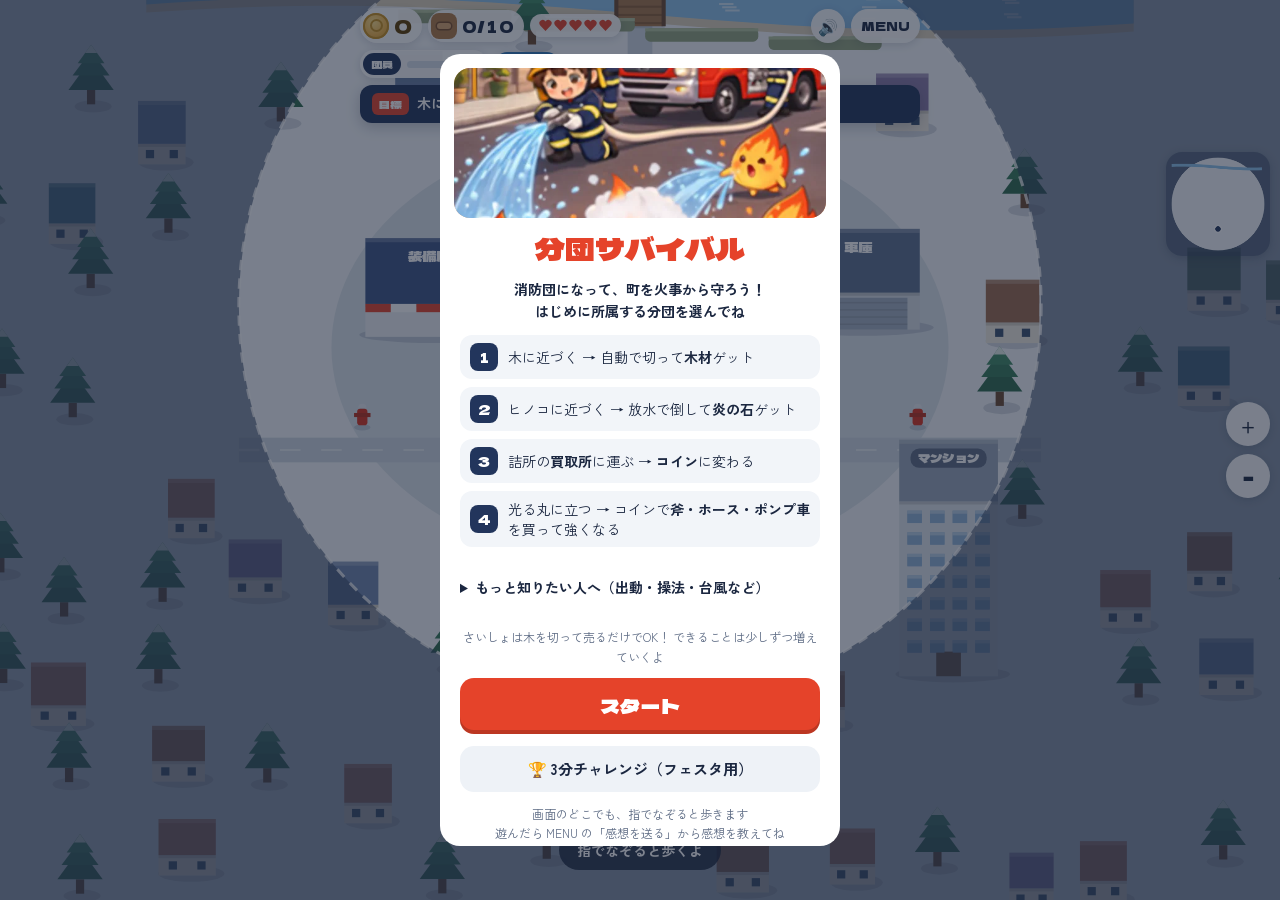
<file: index.html>
<!doctype html>
<html lang="ja">
<head>
<meta charset="utf-8">
<meta name="viewport" content="width=device-width,initial-scale=1,maximum-scale=1,user-scalable=no,viewport-fit=cover">
<script>try{if(/^#save=/.test(location.hash)){sessionStorage.setItem("bs-import",location.hash.slice(6));history.replaceState(null,"",location.pathname+location.search)}}catch(e){}</script>
<script async src="https://www.googletagmanager.com/gtag/js?id=G-117LNT3E63"></script>
<script>window.dataLayer=window.dataLayer||[];function gtag(){dataLayer.push(arguments)}gtag("js",new Date());var DAN=false;try{var q=location.search;if(/[?&]dan=0/.test(q))localStorage.removeItem("suita119-member");else if(/[?&]dan(=|&|$)/.test(q))localStorage.setItem("suita119-member","1");DAN=localStorage.getItem("suita119-member")==="1"}catch(e){}if(DAN)gtag("set","user_properties",{member:"団員"});var C=DAN?{member:"団員"}:{};try{var IGA=/Instagram/i.test(navigator.userAgent);if(IGA){gtag("set","user_properties",{inapp:"instagram"});if(!/[?&]utm_source=/.test(location.search)){C.campaign_source="instagram";C.campaign_medium="inapp";C.campaign_name="ig_inapp"}}}catch(e){}gtag("config","G-117LNT3E63",C);</script>
<meta name="theme-color" content="#22355c">
<meta name="apple-mobile-web-app-capable" content="yes">
<meta name="description" content="消防団になって町を火事から守ろう。吹田市消防団のアクション育成ゲーム">
<meta property="og:type" content="website">
<meta property="og:title" content="分団サバイバル｜吹田市消防団のゲーム">
<meta property="og:description" content="消防団になって町を火事から守ろう。吹田市消防団のアクション育成ゲーム">
<meta property="og:url" content="https://suitasyobodan119.github.io/bundan-survival/">
<meta property="og:image" content="https://suitasyobodan119.github.io/bundan-survival/ogp.png">
<meta name="twitter:card" content="summary_large_image">
<style>:root{padding-top:env(safe-area-inset-top,0px);padding-bottom:env(safe-area-inset-bottom,0px)}body{margin:0}img{max-width:100%}[hidden]{display:none!important}</style>
<title>分団サバイバル</title>
<link rel="manifest" href="manifest.webmanifest">
<link rel="apple-touch-icon" href="icons/icon-180.png">
<link rel="icon" type="image/png" sizes="192x192" href="icons/icon-192.png">
<meta name="apple-mobile-web-app-title" content="分団サバイバル">
<link rel="preconnect" href="https://fonts.googleapis.com">
<link rel="preconnect" href="https://fonts.gstatic.com" crossorigin>
<link rel="stylesheet" href="https://fonts.googleapis.com/css2?family=Dela+Gothic+One&family=Zen+Kaku+Gothic+New:wght@500;700&display=swap">
</head>
<body>
<style>
/* Layout: full-screen action canvas (snowy town from above). HUD pinned top: coins / backpack / hearts, goal banner under it. Ride button bottom-center. Single committed daylight-snow look. */
:root{
  --ink:#1b2740; --navy:#22355c; --shu:#e5432a; --kin:#f3b648; --kin-d:#c8901f; --snow:#e9eff4;
  --wood:#b07a46; --mute:#5d6b84; --panel:rgba(255,255,255,.94); --ok:#2fa86b;
  --display:"Dela Gothic One","Hiragino Sans","Yu Gothic",sans-serif;
  --body:"Zen Kaku Gothic New","Hiragino Sans","Yu Gothic","Meiryo",sans-serif;
  color-scheme:light;
}
html,body{height:100%;overflow:hidden;background:var(--snow);color:var(--ink);overscroll-behavior:none;touch-action:none}
body{position:fixed;inset:0}
body{font-family:var(--body);font-size:14px;overscroll-behavior:none;-webkit-user-select:none;user-select:none;-webkit-tap-highlight-color:transparent;-webkit-touch-callout:none}
*{box-sizing:border-box}
#cv{position:fixed;inset:0;display:block;touch-action:none}
#hud{position:fixed;left:0;right:0;top:0;padding:calc(env(safe-area-inset-top,0px) + 8px) 10px 0;pointer-events:none;display:flex;flex-direction:column;gap:7px;z-index:5}
.row{display:flex;gap:6px;align-items:center;max-width:560px;width:100%;margin:0 auto}
.pill{display:flex;align-items:center;gap:5px;background:var(--panel);border-radius:999px;padding:3px 10px 3px 3px;box-shadow:0 2px 8px rgba(27,39,64,.16);min-width:0;transition:transform .12s}
.pill b{font-family:var(--display);font-weight:400;font-size:16px;font-variant-numeric:tabular-nums;white-space:nowrap}
.pill.coin b{font-size:20px;color:#5c3b00}
.pill.coin,#pBag{flex:none}
#muteBtn{padding:0;width:34px;font-size:16px}
#hud .row>*{flex-shrink:0}
.row.t1{gap:4px}.row.t1 .pill{padding-right:7px}.row.t1 .pill.coin b{font-size:17px}.row.t1 .pill b,.row.t1 .hearts .hpn{font-size:13px}.row.t1 .ic{width:22px;height:22px}.row.t1 .rbtn{padding:0 8px;font-size:11px}.row.t1 #muteBtn{width:30px;padding:0;font-size:14px}
.row.t2 #pBag .ic{display:none}.row.t2 #pBag{padding-left:8px}.row.t2 .hearts{padding:5px 6px}.row.t2 .hearts i{width:11px;height:11px}
.row.t3 #muteBtn{display:none}
@media (max-width:370px){.row{gap:4px}.pill.coin b{font-size:18px}.hearts{padding:5px 7px}}
.hearts{flex:none;align-items:center}
.hearts .hpn{font-family:var(--display);font-weight:400;font-size:15px;margin-left:3px;color:var(--shu);font-variant-numeric:tabular-nums}
.pill.bump{transform:scale(1.14)}
.pill.full{box-shadow:0 0 0 2px var(--shu),0 2px 8px rgba(27,39,64,.16)}
.pill.full b{color:var(--shu)}
.ic{flex:none;width:26px;height:26px;border-radius:50%;display:grid;place-items:center}
.ic.coin{background:radial-gradient(circle at 40% 35%,#ffe08a,var(--kin) 55%,var(--kin-d));box-shadow:inset 0 0 0 2px var(--kin-d)}
.ic.coin::after{content:"";width:9px;height:9px;border:2px solid var(--kin-d);border-radius:50%}
.ic.bag{background:var(--wood);border-radius:8px}
.pill.sand .ic.bag{background:#cdb27a}
.ic.bag::after{content:"";width:14px;height:6px;border-radius:3px;background:#d9a46e;box-shadow:0 0 0 1.5px #7a4f2a}
.hearts{display:flex;gap:2px;padding:5px 9px;background:var(--panel);border-radius:999px;box-shadow:0 2px 8px rgba(27,39,64,.16)}
.hearts i{width:13px;height:13px;background:var(--shu);clip-path:path("M6.5 12 L1 6.2 A3.2 3.2 0 0 1 6.5 2.4 A3.2 3.2 0 0 1 12 6.2 Z")}
.hearts i.off{background:#c9d2de}
.grow{flex:1}
.rbtn{pointer-events:auto;flex:none;height:34px;min-width:34px;padding:0 10px;border-radius:999px;border:0;background:var(--panel);font-family:var(--display);font-size:12px;color:var(--ink);box-shadow:0 2px 8px rgba(27,39,64,.16);cursor:pointer}
#goal{max-width:560px;width:100%;margin:0 auto;display:flex;align-items:center;gap:8px;background:var(--navy);color:#fff;border-radius:12px;padding:8px 12px;box-shadow:0 4px 14px rgba(27,39,64,.25)}
#goal .tag{flex:none;font-family:var(--display);font-size:11px;background:var(--shu);border-radius:6px;padding:3px 7px;letter-spacing:.04em}
#goal p{margin:0;font-weight:700;font-size:14px;line-height:1.4;text-wrap:balance}
#goal.gold{background:#8a5a00} #goal.gold .tag{background:var(--kin);color:#4a3306}
#goal.alert{background:var(--shu)} #goal.alert .tag{background:#fff;color:var(--shu)}
#ride{position:fixed;left:50%;bottom:calc(env(safe-area-inset-bottom,0px) + 22px);transform:translateX(-50%);z-index:6;border:0;border-radius:16px;background:var(--shu);color:#fff;font-family:var(--display);font-size:17px;padding:14px 26px;box-shadow:0 6px 18px rgba(229,67,42,.45),inset 0 -4px 0 rgba(0,0,0,.18);cursor:pointer;white-space:nowrap}
#ride.off{background:var(--navy);box-shadow:0 6px 18px rgba(34,53,92,.4),inset 0 -4px 0 rgba(0,0,0,.18)}
.rrow{max-width:560px;width:100%;margin:0 auto;display:flex;align-items:center;gap:8px}
.rank{display:flex;align-items:center;gap:6px;background:var(--panel);border-radius:999px;padding:3px 10px 3px 3px;box-shadow:0 2px 8px rgba(27,39,64,.16)}
.rank .badge{font-family:var(--display);font-size:11px;color:#fff;background:var(--navy);border-radius:999px;padding:3px 8px;white-space:nowrap}
.rbar{width:70px;height:7px;border-radius:4px;background:#d5dfe9;overflow:hidden}
.rbar i{display:block;height:100%;width:0;background:linear-gradient(90deg,var(--kin),var(--shu))}
.medal{width:104px;height:104px;margin:0 auto;border-radius:50%;display:grid;place-items:center;text-align:center;font-family:var(--display);font-size:17px;line-height:1.25;color:#fff;box-shadow:inset 0 -6px 0 rgba(0,0,0,.2),0 6px 18px rgba(0,0,0,.18);-webkit-text-stroke:.5px rgba(0,0,0,.25)}
.medal.r0{background:radial-gradient(circle at 35% 30%,#c9a27a,#7a4f2a)}
.medal.r1{background:radial-gradient(circle at 35% 30%,#ebbd8e,#9c5e28)}
.medal.r2{background:radial-gradient(circle at 35% 30%,#ffffff,#8c97a8);color:#22355c}
.medal.r3{background:radial-gradient(circle at 35% 30%,#fff3b0,#d19a12);color:#5a3a00}
.medal.shake{animation:shk .7s ease-in-out}
@keyframes shk{0%,100%{transform:rotate(0)}20%{transform:rotate(-12deg) scale(1.05)}40%{transform:rotate(10deg)}60%{transform:rotate(-8deg) scale(1.08)}80%{transform:rotate(6deg)}}
.sec{margin:14px 0 6px;font-size:15px;text-align:left}.sec small{font-size:11px;color:var(--mute);font-weight:400;margin-left:6px}
.dm{display:flex;flex-direction:column;gap:6px}.dmi{display:grid;grid-template-columns:1fr 64px 34px;align-items:center;gap:6px;font-size:13px;text-align:left}.dmi small{font-size:11px;color:var(--mute);text-align:right}.dmi.done span{color:#2f8a55}
.bdg{display:grid;grid-template-columns:repeat(4,minmax(0,1fr));gap:6px}.bi{background:#f2f4f8;border-radius:10px;padding:6px 2px;text-align:center;opacity:.55}.bi.on{background:#fff5df;opacity:1;box-shadow:inset 0 0 0 2px #f3b648}.bi span{display:block;font-size:22px;line-height:1.2}.bi small{display:block;font-size:9.5px;line-height:1.25;color:var(--ink)}
details.how{margin:12px 0;text-align:left}details.how summary{font-weight:700;cursor:pointer;padding:6px 0}
.eqgrid{display:grid;grid-template-columns:repeat(2,minmax(0,1fr));gap:8px}
.eqi{border-radius:12px;padding:8px 10px;background:#f2f5f9;font-size:12px;line-height:1.4}
.eqi b{display:block;font-family:var(--display);font-weight:400;font-size:13px}
.eqi.r1{background:#f6e3cf}.eqi.r2{background:#e6ebf2}.eqi.r3{background:#fff1c2}
.prog{height:10px;border-radius:5px;background:#e3e9f0;overflow:hidden}.prog i{display:block;height:100%;background:linear-gradient(90deg,var(--kin),var(--shu))}
.qq{margin:0;font-weight:700;font-size:16px;line-height:1.7}
.qq rt,.qbtn rt,.qex rt{font-size:.55em}
.qc{display:flex;flex-direction:column;gap:8px}
.qbtn{border:2px solid #dbe3ec;background:#f7f9fc;border-radius:12px;padding:11px 12px;font:inherit;font-weight:700;font-size:15px;text-align:left;color:var(--ink);cursor:pointer;line-height:1.5}
.qbtn:disabled{cursor:default}
.qbtn.ok{background:#dcf5e7;border-color:var(--ok)} .qbtn.ng{background:#fde3dd;border-color:var(--shu)}
.qex{background:#f2f5f9;border-radius:12px;padding:10px 12px;font-size:13px;line-height:1.65}
.qex .note{display:block;margin-top:6px;text-align:left}
.qres{font-family:var(--display);font-size:22px;text-align:center}
.qres.ok{color:var(--ok)} .qres.ng{color:var(--shu)}
.shbar{position:relative;height:46px;border-radius:12px;background:#e3e9f0;overflow:hidden;cursor:pointer}
.shzone{position:absolute;top:0;bottom:0;background:rgba(47,168,107,.45);border-left:3px solid var(--ok);border-right:3px solid var(--ok)}
.shpin{position:absolute;top:-4px;bottom:-4px;width:6px;margin-left:-3px;background:var(--shu);border-radius:3px;box-shadow:0 0 0 2px #fff}
.shlog{display:flex;gap:6px;justify-content:center;flex-wrap:wrap;min-height:26px}
.shlog span{font-family:var(--display);font-size:12px;border-radius:999px;padding:3px 9px;color:#fff;background:var(--navy)}
.shlog span.p{background:var(--kin);color:#4a3306}.shlog span.m{background:#9aa3b2}
.shstep{font-family:var(--display);font-size:24px;text-align:center;color:var(--navy);margin:0}
.town{font-family:var(--display);font-size:11px;color:#fff;background:#e5432a;border-radius:999px;padding:4px 10px;box-shadow:0 2px 8px rgba(27,39,64,.16);white-space:nowrap}
.rk{width:100%;border-collapse:collapse;font-size:13px}.rk td{padding:4px 6px;border-bottom:1px solid #eef2f6;font-variant-numeric:tabular-nums}.rk td:first-child{width:2.5em;font-family:var(--display)}.rk td:last-child{text-align:right}
.rk tr.me td{background:#fff1c2;font-weight:700}
.fic{font-size:11px;color:var(--mute);text-align:center;line-height:1.5}
#zbar{position:fixed;left:0;top:0;transform-origin:0 0;z-index:50;display:flex;flex-direction:column;align-items:center;gap:6px;padding:12px 16px calc(12px + env(safe-area-inset-top,0px));background:var(--navy);color:#fff;font-weight:700;text-align:center}
#zbar button{border:0;border-radius:12px;background:var(--kin);color:#4a3306;font:inherit;font-weight:700;font-size:16px;padding:10px 18px;cursor:pointer}
#zbar small{font-size:12px;opacity:.85}
button,a,.qbtn{touch-action:manipulation}
.hgrid{display:grid;grid-template-columns:repeat(3,minmax(0,1fr));gap:8px}
.hbtn{border:2px solid #dbe3ec;background:#f7f9fc;border-radius:12px;padding:12px 4px;font:inherit;font-weight:700;font-size:14px;color:var(--ink);cursor:pointer}
.hbtn.on{border-color:var(--shu);background:#fde3dd}
#mini{position:fixed;right:10px;top:calc(env(safe-area-inset-top,0px) + 152px);width:104px;height:104px;border-radius:16px;background:rgba(52,68,98,.55);box-shadow:0 2px 10px rgba(27,39,64,.25);z-index:5;cursor:pointer;touch-action:manipulation}
.box>div>.btn{display:block;width:100%}
.cpr{position:relative;display:grid;place-items:center;height:190px;margin:8px 0}
.cprbeat{position:absolute;width:170px;height:170px;border-radius:50%;background:rgba(229,67,42,.18);animation:cprb .545s ease-out infinite}
@keyframes cprb{0%{transform:scale(.8);opacity:1}100%{transform:scale(1.15);opacity:.15}}
.cprbtn{position:relative;width:140px;height:140px;border-radius:50%;border:0;background:radial-gradient(circle at 40% 35%,#ff7a5c,#e5432a);color:#fff;font:inherit;font-size:24px;font-weight:900;box-shadow:0 8px 0 #a82a17;touch-action:manipulation;-webkit-user-select:none;user-select:none;cursor:pointer}
.cprbtn.hit{animation:cprh .12s}@keyframes cprh{50%{transform:translateY(6px);box-shadow:0 2px 0 #a82a17}}
.cprmeter{text-align:center;font-weight:900;font-size:34px;line-height:1}.cprmeter small{font-size:12px;margin-left:4px;color:var(--mute)}.cprmeter .ok{color:#2f8a55}.cprmeter .slow,.cprmeter .fast{color:#e5432a}
.tsucard{background:#fff5df;border-radius:12px;padding:10px 12px;font-size:13px;text-align:left;margin:6px 0 10px}.tsucard b{display:block;color:#8a5a00;font-size:12px}
.tsuq{font-weight:800;text-align:left;margin:8px 0}.note.ng{color:#e5432a;font-weight:700}
.real{margin:14px 0 6px;padding:12px;border-radius:14px;background:#f2f5f9;text-align:center}.real b{display:block;margin-bottom:8px}.real a.fb{display:block;margin:6px 0}.real span{display:block;font-size:11px;color:var(--mute);margin-top:6px;line-height:1.5}
.rtabs{display:grid;grid-template-columns:1fr 1fr;gap:6px;margin:4px 0}.rtab{border:2px solid #dbe3ec;background:#f7f9fc;border-radius:10px;padding:8px;font:inherit;font-weight:700;color:var(--ink)}.rtab.on{border-color:var(--shu);background:#fde3dd}
.ichi{background:#fff5df;border:2px solid #f3b648;border-radius:14px;padding:10px 12px;text-align:left;margin:4px 0}.ichi b{display:block;margin-bottom:4px}.ichi span{display:block;font-size:12px;line-height:1.6}.ichi a.fb{display:block;margin-top:6px;text-align:center}
a.fb.fbbig{display:block;text-align:center;font-size:17px;padding:14px 10px}
.btn.modebtn{display:flex;flex-direction:column;align-items:center;justify-content:center;gap:2px;padding:10px 12px;line-height:1.3}.btn.modebtn b{font-size:18px}.btn.modebtn small{font-size:12px;font-weight:700;opacity:.75}
.btn.danger{background:#fde3dd;color:#b8321e}.btn[disabled]{opacity:.5}
.qsrow{display:grid;grid-template-columns:repeat(3,minmax(0,1fr));gap:6px}.qsrow .btn{font-size:13px;line-height:1.35;padding:8px 4px;min-height:84px;margin-top:0}.qsrow .btn span{display:block;font-size:22px}.qsrow .btn b{display:block;font-size:13px;white-space:nowrap;letter-spacing:-.02em}.qsrow .btn small{display:block;font-size:11px;opacity:.75}.qzlinks a b{display:block;font-size:12px;white-space:nowrap;letter-spacing:-.03em}.qzlinks a small{display:block;font-size:10px}
.qzlinks{display:grid;grid-template-columns:repeat(3,minmax(0,1fr));gap:6px}.real .qzlinks a.fb{margin:0;font-size:12px;line-height:1.35;padding:8px 2px}
.row2{display:grid;grid-template-columns:1fr 1fr;gap:8px}.row2 .btn{margin-top:8px}
#taBar{position:fixed;left:10px;top:calc(env(safe-area-inset-top,0px) + 152px);z-index:6;background:rgba(27,39,64,.88);color:#fff;font-weight:800;font-size:17px;border-radius:14px;padding:8px 12px;pointer-events:none;font-variant-numeric:tabular-nums}
#taBar.low{background:#e5432a;animation:tapulse 1s infinite}@keyframes tapulse{50%{transform:scale(1.06)}}
label.nm{display:block;margin:12px 0 4px;font-size:13px;font-weight:700;text-align:left}label.nm input{display:block;width:100%;box-sizing:border-box;margin-top:6px;font:inherit;font-size:18px;padding:10px 12px;border:2px solid #dbe3ec;border-radius:12px}
.btn.mini{font-size:12px;padding:8px;opacity:.7}.rk td small{display:block;font-size:10px;color:var(--mute)}
#zoom{position:fixed;right:10px;top:50%;transform:translateY(-50%);z-index:5;display:flex;flex-direction:column;gap:8px}
#zoom button{width:44px;height:44px;border-radius:50%;border:0;background:var(--panel);font-family:var(--display);font-size:22px;line-height:1;color:var(--ink);box-shadow:0 2px 8px rgba(27,39,64,.2);cursor:pointer}
#zoom button:disabled{opacity:.4;cursor:default}
#zoom button:focus-visible{outline:3px solid var(--kin);outline-offset:2px}
.warn{background:#fff4e0;border-radius:12px;padding:10px 12px;font-size:13px;line-height:1.55}
.warn b{color:var(--shu)}
#hint{position:fixed;left:50%;bottom:calc(env(safe-area-inset-bottom,0px) + 30px);transform:translateX(-50%);background:rgba(27,39,64,.84);color:#fff;border-radius:999px;padding:10px 18px;font-weight:700;font-size:14px;pointer-events:none;white-space:nowrap;z-index:5}
#pop{opacity:0;position:fixed;left:0;right:0;top:38%;z-index:7;display:flex;flex-direction:column;align-items:center;gap:6px;pointer-events:none;padding-inline:16px;text-align:center}
#pop h3{margin:0;font-family:var(--display);font-weight:400;font-size:34px;color:#fff;-webkit-text-stroke:2px var(--shu);paint-order:stroke fill;text-shadow:0 4px 0 var(--shu),0 8px 18px rgba(0,0,0,.25)}
#pop p{margin:0;background:rgba(27,39,64,.86);color:#fff;font-weight:700;border-radius:999px;padding:6px 14px;font-size:14px}
#pop.show{animation:pop 1.9s ease-out forwards}
@keyframes pop{0%{opacity:0;transform:scale(.4)}12%{opacity:1;transform:scale(1.12)}22%{transform:scale(1)}80%{opacity:1}100%{opacity:0;transform:translateY(-20px)}}
.toasts{position:fixed;left:0;right:0;top:calc(env(safe-area-inset-top,0px) + 104px);display:flex;flex-direction:column;align-items:center;gap:6px;pointer-events:none;z-index:6;padding-inline:16px}
.toast{background:#fff;border-radius:10px;padding:8px 14px;font-weight:700;font-size:13px;box-shadow:0 4px 14px rgba(27,39,64,.2);border-left:4px solid var(--kin);animation:tin .25s ease-out;max-width:520px}
.toast.ok{border-left-color:var(--ok)} .toast.ng{border-left-color:var(--shu)}
@keyframes tin{from{transform:translateY(-6px);opacity:0}to{transform:none;opacity:1}}
.modal{position:fixed;inset:0;z-index:10;background:rgba(20,30,50,.55);display:grid;place-items:center;padding:24px 16px}
.box{touch-action:pan-y;width:100%;max-width:400px;background:#fff;border-radius:20px;padding:22px 20px;display:flex;flex-direction:column;gap:12px;max-height:88vh;overflow:auto}
.box h2{margin:0;font-family:var(--display);font-weight:400;font-size:30px;color:var(--shu);text-align:center;line-height:1.2}
.box p{margin:0;line-height:1.6}
.box .lead{text-align:center;font-weight:700}
.loop{list-style:none;margin:0;padding:0;display:flex;flex-direction:column;gap:8px}
.loop li{display:flex;gap:10px;align-items:center;background:#f2f5f9;border-radius:12px;padding:8px 10px;line-height:1.45}
.loop .n{flex:none;width:28px;height:28px;border-radius:8px;background:var(--navy);color:#fff;display:grid;place-items:center;font-family:var(--display);font-size:14px}
.btn{border:0;border-radius:14px;background:var(--shu);color:#fff;font-family:var(--display);font-size:20px;min-height:56px;padding:0 18px;cursor:pointer;box-shadow:inset 0 -4px 0 rgba(0,0,0,.18)}
.btn.sub{background:#eef2f7;color:var(--ink);font-family:var(--body);font-weight:700;font-size:15px;min-height:46px;box-shadow:none}
.btn:focus-visible,.rbtn:focus-visible,#ride:focus-visible{outline:3px solid var(--kin);outline-offset:2px}
.fb{display:flex;align-items:center;justify-content:center;gap:8px;min-height:50px;border-radius:14px;background:var(--kin);color:#4a3306;font-family:var(--display);font-size:17px;text-decoration:none;box-shadow:inset 0 -4px 0 rgba(0,0,0,.15)}
.fb:focus-visible{outline:3px solid var(--navy);outline-offset:2px}
.note{font-size:12px;color:var(--mute);text-align:center}
@media (prefers-reduced-motion:reduce){.toast{animation:none}}
</style>

<canvas id="cv" aria-label="ゲーム画面。分団の町を上から見た様子"></canvas>
<div id="hud">
  <div class="row">
    <div class="pill coin" id="pCoin"><span class="ic coin"></span><b id="hCoin">0</b></div>
    <div class="pill" id="pBag"><span class="ic bag"></span><b id="hBag">0/10</b></div>
    <div class="hearts" id="hHeart" aria-label="体力"></div>
    <span class="grow"></span>
    <button class="rbtn" id="muteBtn" aria-label="音のオンオフ">🔊</button>
    <button class="rbtn" id="menuBtn">MENU</button>
  </div>
  <div class="rrow"><div class="rank"><span class="badge" id="hRank">団員</span><span class="rbar"><i id="hRankBar"></i></span></div><span class="town" id="hTown">吹三分団</span></div>
  <div id="goal"><span class="tag" id="goalTag">目標</span><p id="goalText"></p></div>
</div>
<canvas id="mini" width="224" height="224" aria-label="ミニマップ。タップした場所に矢印を出す"></canvas>
<div id="taBar" hidden></div>
<div id="zoom"><button id="zIn" aria-label="ズームイン">＋</button><button id="zOut" aria-label="ズームアウト">－</button></div>
<button id="ride" hidden>ポンプ車に乗る</button>
<div id="hint">指でなぞると歩くよ</div>
<div id="zbar" hidden><span>画面が拡大されています</span><button id="zfix">元の大きさに戻す</button><small>戻らない時は、2本指でつまんで縮めてね</small></div>
<div id="pop"><h3 id="popH"></h3><p id="popP"></p></div>
<div class="toasts" id="toasts" aria-live="polite"></div>
<div id="modalRoot"></div>

<script>
/* ===================== 設定 ===================== */
const KEY='bundan-survival-v3';
const RAD=[0,390,540,700,880,1060];
const CAPS=[0,10,20,35,55,80];
const MULT=[0,1,1.5,2,3];
const UP={
  axe:{name:'斧',icon:'axe',cost:[null,5,20,60,150,400],fx:l=>`木を切るのが速くなった！ 1本で木材${1+l}個`},
  bag:{name:'リュック',icon:'bag',cost:[null,8,25,70,180],fx:l=>`背中に${CAPS[l]}個まで持てる！`},
  hose:{name:'ホース',icon:'hose',cost:[null,10,30,80,200,500],fx:l=>'放水が強く、遠くまで届く！'},
  truck:{name:'ポンプ車',icon:'truck',cost:[30,100,260,650],fx:l=>l===1?'自動で火事とヒノコを消しに行く！ 近くで「乗る」もできる':'ポンプ車がパワーアップ！'},
  yagura:{name:'火の見やぐら',icon:'tower',cost:[null,50,150,400,1000],fx:l=>'町が広がった！ 木もヒノコも増える'},
  price:{name:'買取アップ',icon:'price',cost:[null,30,90,250],fx:l=>`売ったときのコインが${MULT[l]}倍！`},
  levee:{name:'堤防',icon:'levee',cost:[60,160,380],fx:l=>`堤防が${l}段高くなった！ 土嚢が少なくても町を守れる`},
  rail:{name:'トロッコ',icon:'cart',cost:[80,220,520],fx:l=>`${['','南','西','東'][l]}の森にトロッコ駅ができた！ 木を置くと自動で売ってくれる`},
  box:{name:'装備箱',icon:'chest',fx:()=>''},
  d_mt:{name:'山田分団',icon:'mt',cost:[800],fx:()=>'大きな公園の森がある分団。ときどき林野火災が起きる'},
  d_res:{name:'千里丘分団',icon:'town',cost:[1200],fx:()=>'家が多い分団。ときどき地震が起きる'},
  d_s:{name:'岸部分団',icon:'lake',cost:[1800],fx:()=>'池のある分団。ゲリラ豪雨で浸水が起きる'},
  d_n:{name:'豊津分団',icon:'city',cost:[2500],fx:()=>'オフィスビルが多い分団。高層ビル火災が起きる'},
  d_nw:{name:'千二分団',icon:'town',cost:[1000],fx:()=>'古い木造の家が多い分団。火がとなりへ燃え移る延焼火災が起きる'},
  d_ne:{name:'豊津分団',icon:'city',cost:[1500],fx:()=>'駅前の商店街がある分団。ヒノコの大群がやってくる'},
  d_sw:{name:'吹一分団',icon:'city',cost:[2200],fx:()=>'工場が多い分団。大きな工場火災が起きる'},
  d_se:{name:'吹二分団',icon:'town',cost:[3000],fx:()=>'公園と夏祭りの分団。熱中症の救護出動がある'},
  bus:{name:'路線バス',icon:'bus',cost:[200],fx:()=>'バス停に立つと、ほかの分団へすぐ行ける！'},
  soho:{name:'操法大会',icon:'hose'},
  amb:{name:'救急車',icon:'amb',cost:[150],fx:()=>'救急出動は救急車に乗って向かおう。クイズのヒントが使えて、ごほうび1.5倍'},
  tank:{name:'水槽車',icon:'tank',cost:[250],fx:()=>'ポンプ車についていって、放水パワーが2倍になる'},
  ladder:{name:'はしご車',icon:'ladder',cost:[400],fx:()=>'乗って出動すると、高いところの火事と救助ができる'},
  crew:{name:'団員',icon:'crew',fx:()=>'木を切って売ってくれる。コインは買取所の横にたまる'},
};
const PADS=[
  {id:'sell',x:0,y:80},
  {id:'axe',x:-250,y:84,unlock:()=>S.f.sold},
  {id:'hose',x:-160,y:84,unlock:()=>S.f.mon},
  {id:'bag',x:-205,y:164,unlock:()=>S.lv.axe>=2},
  {id:'crew',x:108,y:168,unlock:()=>S.earned>=22},
  {id:'truck',x:212,y:90,unlock:()=>S.earned>=30||S.f.ext},
  {id:'yagura',x:100,y:-118,unlock:()=>S.lv.truck>=1},
  {id:'price',x:-98,y:168,unlock:()=>S.lv.yagura>=2},
  {id:'levee',x:-290,y:-150,unlock:()=>(S.tyN||0)>=1},
  {id:'amb',x:318,y:62,unlock:()=>!!S.f.emerg},
  {id:'tank',x:318,y:-28,unlock:()=>(S.rank||0)>=1},
  {id:'ladder',x:318,y:-118,unlock:()=>(S.rank||0)>=2},
  {id:'d_mt',x:90,y:-1000,unlock:()=>S.lv.yagura>=5,lock:()=>(S.rank||0)<2?'部長になると開ける':null},
  {id:'d_res',x:1000,y:190,unlock:()=>S.lv.yagura>=5,lock:()=>(S.rank||0)<3?'副分団長になると開ける':null},
  {id:'d_s',x:90,y:1000,unlock:()=>S.lv.yagura>=5,lock:()=>(S.rank||0)<4?'分団長になると開ける':null},
  {id:'d_n',x:-1000,y:190,unlock:()=>S.lv.yagura>=5,lock:()=>(S.rank||0)<5?'副団長になると開ける':null},
  {id:'d_nw',x:-700,y:-720,unlock:()=>S.lv.yagura>=5,lock:()=>(S.rank||0)<2?'部長になると開ける':null},
  {id:'d_ne',x:700,y:-720,unlock:()=>S.lv.yagura>=5,lock:()=>(S.rank||0)<3?'副分団長になると開ける':null},
  {id:'d_sw',x:-700,y:720,unlock:()=>S.lv.yagura>=5,lock:()=>(S.rank||0)<4?'分団長になると開ける':null},
  {id:'d_se',x:700,y:720,unlock:()=>S.lv.yagura>=5,lock:()=>(S.rank||0)<5?'副団長になると開ける':null},
  {id:'bus',x:175,y:205,unlock:()=>DIST.some(d=>S.lv[d.id])},
  {id:'soho',x:-95,y:-95,unlock:()=>(S.rank||0)>=1},
  {id:'box',x:-300,y:168,unlock:()=>S.lv.yagura>=2||(S.rank||0)>=1},
  {id:'rail',get x(){return RAILS[Math.min(S.lv.rail||0,2)].pad.x},get y(){return RAILS[Math.min(S.lv.rail||0,2)].pad.y},unlock:()=>(S.lv.rail||0)<3&&S.lv.yagura>=RAILS[Math.min(S.lv.rail||0,2)].need},
];
const PADMAP=Object.fromEntries(PADS.map(p=>[p.id,p]));
const BLD=[
  {id:'tsume',x:0,y:-6,w:132,h:70,ht:40},
  {id:'shop',x:-205,y:-2,w:124,h:64,ht:32},
  {id:'garage',x:212,y:-8,w:120,h:62,ht:36},
  {id:'tower',x:0,y:-128,w:52,h:30,ht:0},
  {id:'hr',x:300,y:330,w:96,h:60,ht:170},
  {id:'hr',x:-1690,y:-30,w:96,h:60,ht:170},{id:'hr',x:-1230,y:-140,w:96,h:60,ht:190},{id:'hr',x:-1700,y:380,w:96,h:60,ht:150},
];
const PILE={x:78,y:112}, PARK={x:212,y:52}, START={x:0,y:210};
const ROOFS=['#6f86ad','#9b6b4f','#5f7d6a','#b0715f','#8a7aa8','#4f7f94'];

/* ===================== 状態 ===================== */
let S;
function fresh(){return{v:3,started:false,coins:0,frac:0,wood:0,stone:0,lv:{axe:1,bag:1,hose:1,truck:0,yagura:1,price:1,levee:0,rail:0,amb:0,tank:0,ladder:0,d_mt:0,d_res:0,d_s:0,d_n:0,d_nw:0,d_ne:0,d_sw:0,d_se:0,bus:0,park:0,bousai:0,museum:0},eqp:{},dlv:{},st:{},badges:[],dcrew:{},crew:0,paid:{},f:{},earned:0,pile:0,seen:['sell'],muted:false,uz:.8,px:null,py:null,sand:0,tyN:0,tyT:null,merit:0,rank:0,eq:{helmet:0,coat:0,boots:0,nozzle:0},boxN:0,boxes:0,rs:[{w:0,s:0},{w:0,s:0},{w:0,s:0}]}}
function load(){try{const s=JSON.parse(localStorage.getItem(KEY));return s&&s.v===3?s:null}catch(e){return null}}
function save(){if(S&&S.ta)return true;if(S){if(!P.ride){S.px=Math.round(P.x);S.py=Math.round(P.y)}}try{localStorage.setItem(KEY,JSON.stringify(S));return true}catch(e){return false}}

const radius=()=>RAD[S.lv.yagura];
const cap=()=>CAPS[S.lv.bag];
const carry=()=>S.wood+S.stone;
const chopInt=()=>.32*Math.pow(.75,S.lv.axe-1);
const woodPer=()=>1+S.lv.axe;
const hosePow=()=>4*Math.pow(1.6,S.lv.hose-1)*(1+eqB('coat',[0,.15,.3,.5]))*(P.hose?2.5:1);
const hoseRange=()=>86+12*S.lv.hose+eqB('nozzle',[0,10,20,35])+(P.hose?40:0);
const maxHp=()=>5+S.eq.helmet+(S.eq.helmet?Math.floor(eqp('helmet')/2):0);
const spdMul=()=>1+eqB('boots',[0,.08,.15,.25]);
const truckPow=()=>10*Math.pow(1.7,S.lv.truck-1)*(S.lv.tank?2:1);
const truckRange=()=>150+20*S.lv.truck;
const truckSpeed=()=>150+25*S.lv.truck;
const crewMax=()=>1+2*S.lv.yagura;
const crewCost=()=>Math.round(15*Math.pow(1.6,S.crew));
const yl=()=>S.lv.yagura;
function padCost(id){if(id==='soho')return null;if(id.startsWith('dc_')){const n=(S.dcrew||{})[id.slice(3)]||0;return n<3?Math.round(60*Math.pow(1.6,n)):null}if(id==='box')return Math.min(500,60+30*(S.boxN||0));if(id==='crew')return S.crew<crewMax()?crewCost():null;const c=UP[id].cost[S.lv[id]];return c==null?null:c}
function padRem(id){const c=padCost(id);return c==null?null:c-(S.paid[id]||0)}
const unlocked=p=>!p.unlock||p.unlock();
const padName=id=>UP[id].name;
function padLvText(id){if(id==='crew')return `${S.crew+1}人目`;if(id==='box')return '';if(id==='rail')return ['南の駅','西の駅','東の駅'][S.lv.rail]||'';if(id.startsWith('dc_'))return `${((S.dcrew||{})[id.slice(3)]||0)+1}人目`;if(VEHS.includes(id)||id.startsWith('d_')||id==='bus')return '';if(id==='truck'&&S.lv.truck===0)return '';return 'Lv'+(S.lv[id]+1)}

/* ===================== 実行時 ===================== */
const P={x:START.x,y:START.y,face:1,moving:false,hp:5,hurt:0,since:9,ride:false,chopT:0,spray:null,full:0};
const T={x:PARK.x,y:PARK.y,face:-1,spray:null,moving:false};
let trees=[],houses=[],mons=[],drops=[],workers=[],parts=[],floats=[];
let monT=3,bossT=90,payT=0,sellT=0,pileT=0,shake=0,zoom=1,regenT=0;

/* ===================== ユーティリティ ===================== */
function mulberry(a){return function(){a|=0;a=a+0x6D2B79F5|0;let t=Math.imul(a^a>>>15,1|a);t=t+Math.imul(t^t>>>7,61|t)^t;return((t^t>>>14)>>>0)/4294967296}}
const dist=(a,b,c,d)=>Math.hypot(a-c,b-d);
const clamp=(v,a,b)=>Math.max(a,Math.min(b,v));
const DIST=[{id:'d_mt',name:'山田分団',x:0,y:-1450,r:520,col:'#eef3ee'},{id:'d_res',name:'千里丘分団',x:1450,y:120,r:520,col:'#f5f8fb'},{id:'d_s',name:'岸部分団',x:0,y:1450,r:520,col:'#f1f6f9'},{id:'d_n',name:'豊津分団',x:-1450,y:120,r:520,col:'#f3f4f7'},{id:'d_nw',name:'千二分団',x:-1080,y:-1080,r:520,col:'#f4efe6'},{id:'d_ne',name:'豊津分団',x:1080,y:-1080,r:520,col:'#f3f3f8'},{id:'d_sw',name:'吹一分団',x:-1080,y:1080,r:520,col:'#eef0f2'},{id:'d_se',name:'吹二分団',x:1080,y:1080,r:520,col:'#f0f6ee'}];
DIST.forEach(d=>{d.bx=d.x;d.by=d.y-40;d.stop={x:d.x+95,y:d.y+70};d.sell={x:d.x-95,y:d.y+70};BLD.push({id:'dt',d,x:d.bx,y:d.by,w:116,h:60,ht:34});
  const pad={id:'dc_'+d.id,x:d.x,y:d.y+150,unlock:()=>!!S.lv[d.id]};PADS.push(pad);PADMAP[pad.id]=pad;UP[pad.id]={name:`${d.name}の団員`,icon:'crew'}});
const LAKE={x:-190,y:1560,rx:140,ry:80};
const nearDistStuff=(x,y)=>DIST.some(d=>dist(x,y,d.bx,d.by)<105||dist(x,y,d.stop.x,d.stop.y)<60||dist(x,y,d.sell.x,d.sell.y)<60||dist(x,y,d.x,d.y+150)<55||(Math.abs(x)<40&&Math.abs(y)>1000))||BLD.some(b=>b.id==='hr'&&dist(x,y,b.x,b.y)<115)||((x-LAKE.x)/(LAKE.rx+40))**2+((y-LAKE.y)/(LAKE.ry+40))**2<1;
const openD=()=>DIST.filter(d=>S.lv[d.id]);
function inArea(x,y,m){if(Math.hypot(x,y)<radius()-m)return true;for(const d of openD())if(dist(x,y,d.x,d.y)<d.r-m)return true;return false}
const active=o=>inArea(o.x,o.y,18);
function blocked(x,y){for(const b of BLD){if(Math.abs(x-b.x)<b.w/2+8&&y>b.y-b.h/2-4&&y<b.y+b.h/2+10)return true}for(const l of logs){if(Math.abs(x-l.x)<42&&Math.abs(y-l.y)<14)return true}return false}
let logs=[];
const riverY=x=>-310+16*Math.sin(x/190);
const inRiver=(x,y)=>Math.abs(y-riverY(x))<28||((x+190)/140)**2+((y-1560)/80)**2<1;
const onBridge=(x,y)=>Math.abs(x)<24&&inRiver(x,y);
const DEPOT={x:-150,y:-150};
const SHELTER={x:-75,y:42};
const RIVER_HOUSES=[[-215,-210],[-62,-196],[72,-196],[162,-192],[255,-188]];
function genWorld(){
  const r=mulberry(4242);trees=[];houses=[];
  [[-48,282],[82,292],[-8,342],[100,368],[-82,350],[-30,420]].forEach(p=>trees.push(mkTree(p[0],p[1])));
  for(let gx=-1100;gx<=1100;gx+=92)for(let gy=-1100;gy<=1100;gy+=92){
    const x=gx+(r()-.5)*46,y=gy+(r()-.5)*46,d=Math.hypot(x,y);if(d>1070)continue;
    if(Math.abs(x)<330&&y>-235&&y<255)continue;
    if(Math.abs(x)<140&&y>=255&&y<440)continue;
    if(Math.abs(y-riverY(x))<62)continue;
    if(dist(x,y,300,330)<115)continue;
    if((Math.abs(x-40)<34&&y>100&&y<540)||(Math.abs(y-140)<40&&Math.abs(x)<540))continue;
    const v=r();
    if(v<.44)trees.push(mkTree(x,y));
    else if(v<.62)houses.push({x,y,w:42+r()*14,h:34+r()*8,ht:20,roof:ROOFS[Math.floor(r()*ROOFS.length)],st:'ok',hp:0,burn:0,t:0,sm:0});
  }
  const r2=mulberry(777);
  for(let gx=-520;gx<=520;gx+=70)for(let gy=-1970;gy<=-930;gy+=70){const x=gx+(r2()-.5)*36,y=gy+(r2()-.5)*36;
    if(dist(x,y,0,-1450)>500||Math.hypot(x,y)<1090||Math.abs(x)<44)continue;const v=r2();
    if(v<.64){const t=mkTree(x,y);t.mt=true;trees.push(t)}else if(v<.69)houses.push({x,y,w:40,h:32,ht:18,roof:'#7a5a3a',st:'ok',hp:0,burn:0,t:0,sm:0})}
  for(let gx=940;gx<=1960;gx+=94)for(let gy=-420;gy<=660;gy+=94){const x=gx+(r2()-.5)*40,y=gy+(r2()-.5)*40;
    if(dist(x,y,1450,120)>500||Math.hypot(x,y)<1090||Math.abs(y-140)<46||Math.abs(y-riverY(x))<62)continue;const v=r2();
    if(v<.58)houses.push({x,y,w:44+r2()*14,h:34+r2()*8,ht:20,roof:ROOFS[Math.floor(r2()*ROOFS.length)],st:'ok',hp:0,burn:0,t:0,sm:0,res:true});else if(v<.7)trees.push(mkTree(x,y))}
  for(let gx=-520;gx<=520;gx+=92)for(let gy=930;gy<=1970;gy+=92){const x=gx+(r2()-.5)*40,y=gy+(r2()-.5)*40;
    if(dist(x,y,0,1450)>500||Math.hypot(x,y)<1090)continue;const v=r2();
    if(v<.5)houses.push({x,y,w:44+r2()*12,h:34+r2()*8,ht:20,roof:ROOFS[Math.floor(r2()*ROOFS.length)],st:'ok',hp:0,burn:0,t:0,sm:0,ds:true});else if(v<.72)trees.push(mkTree(x,y))}
  for(let gx=-1960;gx<=-940;gx+=88)for(let gy=-420;gy<=660;gy+=88){const x=gx+(r2()-.5)*36,y=gy+(r2()-.5)*36;
    if(dist(x,y,-1450,120)>500||Math.hypot(x,y)<1090||Math.abs(y-140)<44||Math.abs(y-riverY(x))<62)continue;const v=r2();
    if(v<.6)houses.push({x,y,w:46+r2()*14,h:34+r2()*8,ht:22,roof:ROOFS[Math.floor(r2()*ROOFS.length)],st:'ok',hp:0,burn:0,t:0,sm:0,dn:true});else if(v<.7)trees.push(mkTree(x,y))}
  trees=trees.filter(t=>!nearDistStuff(t.x,t.y));houses=houses.filter(h=>!nearDistStuff(h.x,h.y));
  RIVER_HOUSES.forEach(([x,y],i)=>houses.push({x,y,w:46+(i%3)*5,h:36,ht:20,roof:ROOFS[i%ROOFS.length],st:'ok',hp:0,burn:0,t:0,sm:0}));
}
function mkTree(x,y){return{x,y,hp:3,st:'up',t:0,shake:0}}

/* ===================== 音 ===================== */
let AC=null;const lastS={};
function audio(){if(AC)return;try{AC=new(window.AudioContext||window.webkitAudioContext)()}catch(e){}}
function tone(f,d,type,g,slide,delay){if(!AC||S.muted)return;const t=AC.currentTime+(delay||0),o=AC.createOscillator(),a=AC.createGain();o.type=type||'sine';o.frequency.setValueAtTime(f,t);if(slide)o.frequency.exponentialRampToValueAtTime(slide,t+d);a.gain.setValueAtTime(g||.06,t);a.gain.exponentialRampToValueAtTime(.0001,t+d);o.connect(a).connect(AC.destination);o.start(t);o.stop(t+d+.02)}
let combo=0,comboT=0;
function snd(k){if(!AC||S.muted)return;const now=performance.now();if(lastS[k]&&now-lastS[k]<45)return;lastS[k]=now;
  if(k==='chop')tone(200,.09,'triangle',.1,80);
  else if(k==='pick'){combo=Math.min(combo+1,16);comboT=.6;tone(520+combo*45,.07,'sine',.07)}
  else if(k==='coin'){combo=Math.min(combo+1,16);comboT=.6;tone(900+combo*30,.05,'square',.03);tone(1300+combo*30,.07,'square',.025,null,.04)}
  else if(k==='buy'){[523,659,784,1047].forEach((f,i)=>tone(f,.16,'square',.05,null,i*.08))}
  else if(k==='hurt')tone(220,.22,'sawtooth',.07,70);
  else if(k==='kill'){tone(700,.12,'triangle',.08,1400);tone(300,.15,'sine',.06,120,.03)}
  else if(k==='boss'){tone(110,.5,'sawtooth',.08,70);tone(110,.5,'sawtooth',.08,70,.55)}
  else if(k==='tick')tone(1500,.03,'square',.02);
  else if(k==='new'){tone(880,.1,'sine',.06);tone(1320,.14,'sine',.06,null,.1)}
}
function buzz(ms){try{navigator.vibrate&&navigator.vibrate(ms)}catch(e){}}

/* ===================== 演出 ===================== */
function float(x,y,txt,col,size){floats.push({x,y,txt,col:col||'#fff',size:size||14,life:1})}
function burst(x,y,c,n){for(let i=0;i<n;i++){const a=Math.random()*7,s=60+Math.random()*140;parts.push({k:'conf',x,y,vx:Math.cos(a)*s,vy:Math.sin(a)*s-90,life:1,c:i%3===0?'#e5432a':i%3===1?c:'#22355c'})}}
function fly(item,x,y,tx,ty){parts.push({k:'fly',item,sx:x,sy:y,tx,ty,t:0,life:1})}
function toast(m,k){const el=document.createElement('div');el.className='toast '+(k||'');el.textContent=m;const b=document.getElementById('toasts');b.appendChild(el);while(b.children.length>2)b.firstChild.remove();setTimeout(()=>el.remove(),3200)}
function pop(h,p){const el=document.getElementById('pop');document.getElementById('popH').textContent=h;document.getElementById('popP').textContent=p;el.classList.remove('show');void el.offsetWidth;el.classList.add('show')}
function bump(id){const el=document.getElementById(id);el.classList.add('bump');clearTimeout(el._t);el._t=setTimeout(()=>el.classList.remove('bump'),120)}

/* ===================== 物の出現 ===================== */
function drop(k,x,y,n){for(let i=0;i<n;i++){const a=Math.random()*7,s=40+Math.random()*70;drops.push({k,x,y,vx:Math.cos(a)*s,vy:Math.sin(a)*s,z:0,vz:120+Math.random()*80,t:0})}if(drops.length>160)drops.splice(0,drops.length-160)}
function spawnMon(boss){
  const R=radius();
  for(let i=0;i<40;i++){const a=Math.random()*Math.PI*2,d=boss?R-50:R*(.62+Math.random()*.32);const x=Math.cos(a)*d,y=Math.sin(a)*d;
    if(Math.hypot(x,y)<310)continue;if(!boss&&dist(x,y,P.x,P.y)<170)continue;
    const hp=boss?110*Math.pow(1.8,yl()-2):6*Math.pow(1.7,yl()-1);
    mons.push({x,y,hp,max:hp,boss:!!boss,t:Math.random()*9,hit:0,house:null});return true}
  return false;
}
function ignite(h){h.ev=false;h.st='fire';h.hp=12*(1+.6*(yl()-1));h.burn=0;h.sm=0}

/* ===================== 購入 ===================== */
function levelUp(id){
  S.paid[id]=0;const p=PADMAP[id];burst(p.x,p.y,'#f3b648',34);snd('buy');buzz(40);shake=6;
  if(id==='box'){S.boxN=(S.boxN||0)+1;giveBox('装備屋で買った');return}
  if(id.startsWith('dc_')){const k=id.slice(3);S.dcrew=S.dcrew||{};S.dcrew[k]=(S.dcrew[k]||0)+1;addWorker(p.x,p.y,k);pop(`${UP[id].name}が入団！`,'この分団の木を切って、近くの買取所で売ってくれる');return}
  if(id==='bus'){S.lv.bus=1;pop('路線バス 開通！',UP.bus.fx());return}
  if(id.startsWith('d_')){S.lv[id]=1;pop(`${UP[id].name}を結成！`,UP[id].fx());return}
  if(VEHS.includes(id)){S.lv[id]=1;const v=VEH[id];v.x=PADMAP[id].x;v.y=PADMAP[id].y;pop(`${UP[id].name} 配備！`,UP[id].fx());return}
  if(id==='crew'){S.crew++;addWorker(p.x,p.y);pop('団員が入団！',UP.crew.fx());return}
  S.lv[id]++;const L=S.lv[id];
  if(id==='truck'&&L===1){T.x=PARK.x;T.y=PARK.y;pop('ポンプ車 登場！',UP.truck.fx(1));return}
  if(id==='yagura'){for(let i=0;i<2;i++)spawnMon();if(L===2)bossT=60}
  pop(`${UP[id].name} Lv${L}！`,UP[id].fx(L));
}

/* ===================== 団員 ===================== */
function addWorker(x,y,home){workers.push({x,y,st:'seek',tg:null,wood:0,t:0,face:1,home:home||null})}
function updWorker(w,dt){
  const sp=95,sell=PADMAP.sell;
  const move=(tx,ty,r)=>{const d=dist(w.x,w.y,tx,ty);if(d<(r||22))return true;w.x+=(tx-w.x)/d*sp*dt;w.y+=(ty-w.y)/d*sp*dt;w.face=tx>w.x?1:-1;return false};
  if(w.st==='seek'){
    if(!w.tg||w.tg.st!=='up'){let b=null,bd=1e9;for(const tr of trees){if(tr.st!=='up'||tr.fire||!active(tr))continue;const taken=workers.some(o=>o!==w&&o.tg===tr);const d=dist(w.x,w.y,tr.x,tr.y)+(taken?400:0);if(d<bd){bd=d;b=tr}}w.tg=b}
    if(!w.tg)return;if(move(w.tg.x,w.tg.y+6,24)){w.st='chop';w.t=0}
  }else if(w.st==='chop'){
    w.t+=dt;if(w.t>.9/(1+.35*wLv(w))){w.t=0;const tr=w.tg;if(tr&&tr.st==='up'){tr.hp--;tr.shake=.15;chips(tr.x,tr.y-14);if(tr.hp<=0){tr.st='stump';tr.t=20;w.wood+=2}}
      if(!tr||tr.st!=='up')w.st=w.wood>=6?'ret':'seek'}
  }else{
    if(!w.dep)w.dep=nearestDeposit(w.x,w.y);const dp=w.dep;
    if(move(dp.x,dp.y,26)){if(dp.line!=null){S.rs[dp.line].w+=w.wood;float(dp.x,dp.y-30,'+'+w.wood,'#d9a46e',12)}else if(dp.dsell){const v=Math.floor(w.wood*MULT[S.lv.price]*(1+.5*wLv(w)));S.coins+=v;S.earned+=v;float(dp.x,dp.y-30,'+'+v,'#f3b648',13)}else{const v=w.wood*MULT[S.lv.price];S.pile+=v;S.earned+=v;float(PILE.x,PILE.y-20,'+'+Math.floor(v),'#f3b648',13)}w.wood=0;w.dep=null;w.st='seek'}
  }
}
function chips(x,y){for(let i=0;i<4;i++){const a=-Math.PI/2+(Math.random()-.5)*2;parts.push({k:'chip',x,y,vx:Math.cos(a)*90,vy:Math.sin(a)*90,life:.6})}}

/* ===================== 目標 ===================== */
function nearest(list,x,y,ok){let b=null,bd=1e9;for(const o of list){if(ok&&!ok(o))continue;const d=dist(x,y,o.x,o.y);if(d<bd){bd=d;b=o}}return b}
let guide={t:'',tg:null,mode:''};
function cheapestPad(afford){let b=null,bc=1e9;for(const p of PADS){if(p.id==='sell'||!unlocked(p)||(p.lock&&p.lock()))continue;const r=padRem(p.id);if(r==null)continue;if(afford&&r>S.coins)continue;if(r<bc){bc=r;b=p}}return b}
function updGuide(){
  const tree=nearest(trees,P.x,P.y,o=>o.st==='up'&&active(o));
  const fire=nearest(houses,P.x,P.y,o=>o.st==='fire'&&active(o));
  const boss=mons.find(m=>m.boss);
  const mon=nearest(mons,P.x,P.y,m=>!m.boss);
  const sell=PADMAP.sell;let g;
  if(!S.f.chopped)g={t:'木に近づこう。自動で木を切って木材がもらえる',tg:tree};
  else if(!S.f.sold)g=carry()>0?{t:'木材を詰所の「買取所」の丸に運ぶとコインになる',tg:sell}:{t:'木に近づいて木材を集めよう',tg:tree};
  else if(hr&&P.ride!=='ladder')g={t:`高層ビル火災！ はしご車に乗って出動しよう（あと${Math.ceil(hr.t)}秒）`,tg:VEH.ladder,mode:'alert'};
  else if(hr)g={t:`高層ビルに近づくと、はしごで放水と救助ができる（あと${Math.ceil(hr.t)}秒）`,tg:{x:HRB.x,y:HRB.y},mode:'alert'};
  else if(rain&&rain.hs.some(h=>h.person)){const h=nearest(rain.hs,P.x,P.y,o=>o.person);g=P.ride==='boat'?{t:'浸水した家のそばまでボートで行こう',tg:h,mode:'alert'}:{t:`${distName('d_s')}で浸水！ 救助ボートに乗って助けよう（あと${Math.ceil(rain.t)}秒）`,tg:BOAT,mode:'alert'}}
  else if(eq&&eq.hs.some(h=>h.person)){const h=nearest(eq.hs,P.x,P.y,o=>o.person);g={t:P.ride&&dist(P.x,P.y,h.x,h.y)<150?'車から降りて、倒れた家のそばに立とう':`地震！ 倒れた家のそばに立って、取り残された人を助けよう（あと${Math.ceil(eq.t)}秒）`,tg:h,mode:'alert'}}
  else if(trees.some(t=>t.fire)){const tr=nearest(trees,P.x,P.y,o=>o.fire);g={t:'山で林野火災！ 燃え広がる前に放水で消そう',tg:tr,mode:'alert'}}
  else if(em&&S.lv.amb&&P.ride!=='amb')g={t:`救急出動！ まず救急車に乗ろう（あと${Math.ceil(em.t)}秒）`,tg:VEH.amb,mode:'alert'};
  else if(em)g={t:`救急出動！ 倒れた人のところへ急ごう（あと${Math.ceil(em.t)}秒）`,tg:em,mode:'alert'};
  else if(cheapestPad(true)){const p=cheapestPad(true);g={t:`コインで「${padName(p.id)}」が買える！ 光っている丸に立とう`,tg:p,mode:'gold'}}
  else if(boss)g={t:'大ヒノコが来た！ ポンプ車で消そう',tg:boss,mode:'alert'};
  else if(fire)g={t:'火事だ！ 近づくと放水する。消すとお礼のコインが出る',tg:fire,mode:'alert'};
  else if(P.hp<=2&&mon&&dist(P.x,P.y,mon.x,mon.y)<200)g={t:'体力が少ない！ 少し離れると回復する',tg:sell,mode:'alert'};
  else if(mon&&(!S.f.killed||dist(P.x,P.y,mon.x,mon.y)<300))g={t:'ヒノコに近づくと放水！ 倒すと「炎の石」（高く売れる）',tg:mon,mode:'alert'};
  else if(carry()>=cap()){const dp=nearestDeposit(P.x,P.y);g={t:dp.line!=null?'背中がいっぱい！ 近くのトロッコ駅に置こう':'背中がいっぱい！ 買取所でコインにかえよう',tg:dp}}
  else if(S.pile>=5)g={t:'団員が稼いだコインを受け取ろう',tg:PILE,mode:'gold'};
  else{const p=cheapestPad(false);
    if(p){const need=padRem(p.id)-S.coins;g={t:`あと ${need} コインで「${padName(p.id)}」！ 集めて売ろう`,tg:carry()>=cap()*.7?sell:(tree||sell)}}
    else g={t:'木を切ってヒノコを倒し、町を守ろう',tg:tree}}
  if(P.ride==='truck'&&T.w!=null&&T.w<tCap()*.15&&!T.conn){const ws=waterSrc(T);g={t:'ポンプ車の水が少ない！ 消火栓・防火水槽・川の近くに止めて補給しよう',tg:ws,mode:'alert'}}
  const tg2=tyGuide();if(tg2)g=tg2;
  if(wp){if(dist(P.x,P.y,wp.x,wp.y)<70){wp=null;toast('目的地に着いた')}else if(g.mode!=='alert')g={t:'地図でえらんだ場所へ向かおう',tg:wp,mode:''}}
  if(P.ride&&g.tg===tree)g.tg=null;
  guide=g;
  const el=document.getElementById('goal');el.className=g.mode||'';
  document.getElementById('goalTag').textContent=g.mode==='gold'?'コイン':g.mode==='alert'?'出動':'目標';
  const gt=document.getElementById('goalText');if(gt.textContent!==g.t)gt.textContent=g.t;
}

/* ===================== 入力 ===================== */
const VV=window.visualViewport;const zoomedIn=()=>!!(VV&&VV.scale>1.02);
document.addEventListener('touchmove',e=>{if(e.touches&&e.touches.length>1&&zoomedIn())return;if(!e.target.closest||!e.target.closest('.box'))e.preventDefault()},{passive:false});
['gesturestart','gesturechange','dblclick'].forEach(ev=>document.addEventListener(ev,e=>{if(zoomedIn())return;e.preventDefault()},{passive:false}));
let lastTE=0;document.addEventListener('touchend',e=>{const now=Date.now();if(now-lastTE<350&&!(e.target.closest&&e.target.closest('[data-act=shtap]'))&&e.target!==cv){e.preventDefault();const b=e.target.closest&&e.target.closest('button,a,[data-act]');if(b)b.click()}lastTE=now},{passive:false});
function resetZoom(){const m=document.querySelector('meta[name=viewport]');if(!m)return;const base='width=device-width,initial-scale=1,maximum-scale=1,user-scalable=no,viewport-fit=cover';m.content=base+',minimum-scale=1';setTimeout(()=>{m.content=base},120);window.scrollTo(0,0)}
function placeZoomBar(){const b=document.getElementById('zbar');if(!b)return;const z=zoomedIn();b.hidden=!z;if(!z||!VV)return;b.style.transform=`translate(${VV.offsetLeft}px,${VV.offsetTop}px) scale(${1/VV.scale})`;b.style.width=(VV.width*VV.scale)+'px'}
if(VV){VV.addEventListener('resize',placeZoomBar);VV.addEventListener('scroll',placeZoomBar)}
const keys={};let joy=null,moved=false;
addEventListener('keydown',e=>{keys[e.key.toLowerCase()]=true});
addEventListener('keyup',e=>{keys[e.key.toLowerCase()]=false});
const cv=document.getElementById('cv'),cx=cv.getContext('2d');
const ptrs=new Map();let pinch=null;
function pinchDist(){const a=[...ptrs.values()];return Math.hypot(a[0].x-a[1].x,a[0].y-a[1].y)}
cv.addEventListener('pointerdown',e=>{audio();if(AC&&AC.state==='suspended')AC.resume();cv.setPointerCapture(e.pointerId);ptrs.set(e.pointerId,{x:e.clientX,y:e.clientY});
  if(ptrs.size===2){joy=null;pinch={d:pinchDist(),z:S.uz};return}
  if(ptrs.size===1)joy={id:e.pointerId,ox:e.clientX,oy:e.clientY,dx:0,dy:0}});
cv.addEventListener('pointermove',e=>{if(!ptrs.has(e.pointerId))return;ptrs.set(e.pointerId,{x:e.clientX,y:e.clientY});if(pinch&&ptrs.size===2){setZoom(pinch.z*pinchDist()/pinch.d)}});
const endPtr=e=>{ptrs.delete(e.pointerId);if(ptrs.size<2)pinch=null};
cv.addEventListener('pointerup',endPtr);cv.addEventListener('pointercancel',endPtr);
cv.addEventListener('pointermove',e=>{if(!joy||e.pointerId!==joy.id)return;let dx=e.clientX-joy.ox,dy=e.clientY-joy.oy;const d=Math.hypot(dx,dy),m=52;if(d>m){joy.ox+=dx*(1-m/d);joy.oy+=dy*(1-m/d);dx=e.clientX-joy.ox;dy=e.clientY-joy.oy}joy.dx=dx;joy.dy=dy});
const endJoy=e=>{if(joy&&e.pointerId===joy.id)joy=null};
cv.addEventListener('pointerup',endJoy);cv.addEventListener('pointercancel',endJoy);
function input(){let ix=0,iy=0;
  if(joy){const d=Math.hypot(joy.dx,joy.dy);if(d>6){ix=joy.dx/52;iy=joy.dy/52}}
  if(keys.a||keys.arrowleft)ix=-1;if(keys.d||keys.arrowright)ix=1;if(keys.w||keys.arrowup)iy=-1;if(keys.s||keys.arrowdown)iy=1;
  const m=Math.hypot(ix,iy);if(m>1){ix/=m;iy/=m}return[ix,iy]}


/* ===================== 台風・洪水 ===================== */
const SEG_X=[];for(let x=60;x<=1020;x+=120)SEG_X.push(-x,x);
const segs=SEG_X.map(x=>({x,y:riverY(x)+42,sacks:0}));
const SACK_MAX=8;
const activeSegs=()=>segs.filter(g=>Math.hypot(g.x,g.y)<radius()-20);
const segPad=g=>({x:g.x,y:g.y+40});
const segH=g=>Math.max(0,(S.lv.levee||0)-1)+Math.floor(g.sacks/2);
let ty=null,zones=[],sandT=0;
const tyWater=()=>Math.min(6,2+Math.floor((S.tyN||0)/2));
const needSacks=g=>g.danger?clamp((tyWater()-Math.max(0,(S.lv.levee||0)-1))*2,2,SACK_MAX):0;
const inZone=(x,y)=>zones.some(z=>dist(x,y,z.x,z.y)<z.r);
const walkMul=()=>(inRiver(P.x,P.y)&&!onBridge(P.x,P.y)?.25:1)*(inZone(P.x,P.y)?.65:1);
function startTyphoon(){
  em=null;hr=null;if(rain)endRain(true);if(eq){eq.hs.forEach(h=>{h.person=false;h.st='ok'});eq=null}
  ty={ph:'warn',t:75,W:tyWater(),lvl:0,flooded:new Set(),rescued:0,checked:false,boat:false};
  for(const g of segs){g.sacks=0;g.danger=false}
  if(S.lv.bousai){S.sand=cap();setTimeout(()=>toast('防災倉庫から土嚢が届いた！ 堤防に積もう','ok'),600)}
  const as=activeSegs();as.slice().sort(()=>Math.random()-.5).slice(0,Math.min(as.length,2+Math.floor((S.tyN||0)/2),5)).forEach(g=>g.danger=true);ty.atRisk=houses.filter(h=>active(h)&&h.y>riverY(h.x)&&as.some(g=>dist(h.x,h.y,g.x,g.y)<260));
  const rk=ty.atRisk.slice().sort(()=>Math.random()-.5).slice(0,Math.min(ty.atRisk.length,3+Math.floor((S.tyN||0)/2),5));
  ty.evT=rk.length;evac=rk.map(h=>({h,x:h.x+h.w/2+8,y:h.y+h.h/2+6,st:'wait',face:-1,kid:Math.random()<.4}));
  snd('boss');buzz([80,60,80]);pop('台風が接近中！','あと75秒。住民を避難所へ誘導し、危ない堤防に土嚢を積もう');
}
let evac=[];
function updEvac(dt){let lead=P;for(const e of evac){if(e.st==='wait'){if(dist(P.x,P.y,e.x,e.y)<42){e.st='follow';float(e.x,e.y-40,'ついていきます！','#fff',13);snd('new')}continue}
  if(e.st!=='follow')continue;const d=dist(e.x,e.y,lead.x,lead.y);if(d>24){const sp=Math.min(260,(d-20)*6);e.x+=(lead.x-e.x)/d*sp*dt;e.y+=(lead.y-e.y)/d*sp*dt;e.face=lead.x>e.x?1:-1}e.mv=d>26;lead=e;
  if(dist(e.x,e.y,SHELTER.x,SHELTER.y)<70){e.st='safe';ty.evN=(ty.evN||0)+1;stAdd('evac');dmAdd('evac');drop('coin',e.x,e.y,3);addMerit(2);float(e.x,e.y-40,'避難完了！','#fff',14);snd('buy')}}}

function updTyphoon(dt){
  if(!ty){
    if(S.tyT==null){if(S.earned>=60&&S.lv.yagura>=2)S.tyT=40}
    else{S.tyT-=dt;if(S.tyT<=0)startTyphoon()}
    return}
  ty.t-=dt;
  if(ty.ph==='warn'){
    updEvac(dt);
    sandT+=dt;
    if(sandT>.06){sandT=0;
      if(dist(P.x,P.y,DEPOT.x,DEPOT.y)<40&&S.sand<cap()){S.sand++;snd('pick');bump('pBag')}
      for(const g of activeSegs()){const pd=segPad(g);
        if(S.sand>0&&g.sacks<needSacks(g)&&dist(P.x,P.y,pd.x,pd.y)<40){S.sand--;g.sacks++;fly('sand',P.x,P.y-30,g.x,g.y-8);snd('tick');
          if(g.sacks===needSacks(g)){float(g.x,g.y-34,'OK！','#2fa86b',16);snd('new')}break}}}
    if(ty.t<=0){ty.ph='storm';ty.t=26;
      for(const m of mons)m.dead=true;mons=[];
      for(const h of houses)if(h.st==='fire'){h.st='ok';h.burn=0}
      for(const tr of trees)tr.fire=false;spawnLogs();
      pop('台風が来た！','雨でヒノコと火事は消えた。強風で木が倒れて道をふさいだ');shake=6;snd('boss');buzz([60,40,60])}
  }else if(ty.ph==='storm'){
    const el=26-ty.t;ty.lvl=Math.min(ty.W,ty.W*el/12);
    if(!P.ride)moveBody(P,1,0,24,dt);
    if(el>=12&&!ty.checked){ty.checked=true;let br=0;
      for(const g of activeSegs()){if(g.danger&&segH(g)<ty.W){br++;zones.push({x:g.x,y:g.y+75,r:12,max:170,grow:true})}}
      shake=br?10:4;
      if(br){float(P.x,P.y-64,'堤防から水があふれた！','#ffd0c6',16);snd('hurt')}else{float(P.x,P.y-64,'土嚢が町を守った！','#fff',16);snd('buy')}}
    for(const z of zones){if(z.grow){z.r=Math.min(z.max,z.r+45*dt);if(z.r>=z.max)z.grow=false}
      for(const h of houses){if(h.st!=='ruin'&&h.st!=='flood'&&active(h)&&dist(h.x,h.y,z.x,z.y)<z.r){h.st='flood';ty.flooded.add(h)}}}
    if(ty.t<=0){ty.ph='after';ty.t=50;ty.lvl=0;
      const stay=new Set(evac.filter(e=>e.st!=='safe').map(e=>e.h));evac=evac.filter(e=>e.st==='safe');
      if(zones.length){const fl=[...ty.flooded].sort((a,b)=>(stay.has(b)?1:0)-(stay.has(a)?1:0));fl.slice(0,Math.min(fl.length,1+zones.length+[...stay].filter(h=>ty.flooded.has(h)).length)).forEach(h=>h.person=true);
        const z=zones.reduce((a,b)=>a.r>b.r?a:b);const a=Math.atan2(P.y-z.y,P.x-z.x);BOAT.x=z.x+Math.cos(a)*(z.r*.7);BOAT.y=z.y+Math.sin(a)*(z.r*.7);ty.boat=true;
        pop('台風が去った','救助ボートで屋根の上の人を助けよう。倒木もどかそう')}
      else if(logs.length){ty.ph='after';ty.t=40;pop('台風が去った','倒れた木をどかして道を開けよう')}
      else endTyphoon()}
  }else if(ty.ph==='after'){
    for(let i=zones.length-1;i>=0;i--){const z=zones[i];z.r-=2.5*dt;
      if(S.lv.truck>=1&&dist(T.x,T.y,z.x,z.y)<z.r+70)z.r-=(16+8*S.lv.truck)*dt;
      if(z.r<24){zones.splice(i,1);float(z.x,z.y,'水が引いた！','#fff',14)}}
    for(const h of houses){
      if(h.st==='flood'&&!h.person&&!zones.some(z=>dist(h.x,h.y,z.x,z.y)<z.r))h.st='ok'}
    if(ty.t<=0||(!zones.length&&!houses.some(h=>h.person)&&!logs.length))endTyphoon();
  }
}
function endTyphoon(){
  for(const h of houses){h.person=false;if(h.st==='flood')h.st='ok'}
  zones=[];
  if(P.ride==='boat')unboard();ty.boat=false;logs=[];const evN=ty.evN||0,evT=ty.evT||0;evac=[];
  const tot=ty.atRisk.length,lost=ty.atRisk.filter(h=>ty.flooded.has(h)).length,safe=tot-lost,perfect=lost===0&&evN>=evT;
  const bonus=safe*3*yl()+evN*3*yl()+(perfect&&tot>0?10*yl():0);
  if(bonus)drop('coin',P.x,P.y,bonus);
  pop(perfect?'台風を完璧にのりきった！':'台風をのりきった',`守れた家 ${safe}/${tot}・避難 ${evN}/${evT}人`);
  snd('buy');burst(P.x,P.y-30,'#3d93db',30);addMerit(safe+(perfect?5:0));if(perfect&&tot>0)setTimeout(()=>giveBox('台風から町を守ったごほうび'),1500);
  if(perfect&&tot>0)stAdd('typerf');S.tyN=(S.tyN||0)+1;S.tyT=360;for(const g of segs)g.sacks=0;S.sand=0;ty=null;
}
function tyGuide(){
  if(!ty){if(S.tyT!=null&&S.tyT<15)return{t:`天気予報：まもなく台風が来ます（${Math.ceil(S.tyT)}秒）`,tg:null,mode:'alert'};return null}
  if(ty.ph==='warn'){const sec=Math.ceil(ty.t),as=activeSegs().filter(g=>g.danger),ok=as.filter(g=>g.sacks>=needSacks(g)).length;
    if(evac.some(e=>e.st==='follow'))return{t:`台風まで${sec}秒！ 避難所（詰所の前）まで連れて行こう`,tg:SHELTER,mode:'alert'};
    const ew=nearest(evac,P.x,P.y,e=>e.st==='wait');if(ew)return{t:`台風まで${sec}秒！ まず住民を避難所へ誘導しよう（あと${evac.filter(e=>e.st==='wait').length}人）`,tg:ew,mode:'alert'};
    if(ok===as.length)return{t:`準備OK！ 台風まで${sec}秒。全部の堤防に土嚢を積めた`,tg:null,mode:'gold'};
    if(S.sand===0)return{t:`台風まで${sec}秒！ 土嚢置き場で土嚢を持とう（堤防 ${ok}/${as.length}）`,tg:DEPOT,mode:'alert'};
    const g=nearest(as.filter(g=>g.sacks<needSacks(g)),P.x,P.y);return{t:`台風まで${sec}秒！ 赤く光る危ない堤防に土嚢を積もう（${ok}/${as.length}）`,tg:segPad(g),mode:'alert'}}
  if(ty.ph==='storm')return{t:'台風が来た！ 川の水がどんどん増えている…',tg:null,mode:'alert'};
  const p=nearest(houses,P.x,P.y,h=>h.person);if(p)return P.ride==='boat'?{t:'屋根の上の人のそばまでボートで行こう',tg:p,mode:'alert'}:{t:'救助ボートに乗って、屋根の上の人を助けよう',tg:ty.boat?BOAT:p,mode:'alert'};
  const lg=nearest(logs,P.x,P.y);if(lg)return{t:P.ride?'車から降りて、倒れた木を斧でどかそう':'倒れた木に近づいて、斧でどかそう',tg:lg,mode:'alert'};
  const z=nearest(zones,P.x,P.y);if(z)return{t:S.lv.truck?'ポンプ車が水を抜いている。もう少し！':'水が引くまで待とう',tg:z};
  return null;
}

/* ===================== 階級・装備・トロッコ ===================== */
const RANKS=['団員','班長','部長','副分団長','分団長','副団長','団長'];
const RANK_REQ=[0,30,100,220,400,650,1000,1e9];
const rankProg=()=>S.rank>=6?1:clamp((S.merit-RANK_REQ[S.rank])/(RANK_REQ[S.rank+1]-RANK_REQ[S.rank]),0,1);
function addMerit(n){if(!n)return;S.merit=(S.merit||0)+n;while(S.rank<6&&S.merit>=RANK_REQ[S.rank+1]){S.rank++;rankUp()}}
function rankUp(){snd('buy');buzz([40,40,80]);burst(P.x,P.y-30,'#f3b648',40);
  pop(`昇進！ ${RANKS[S.rank]}になった`,'ごほうびの装備箱をもらった');const rk=RANKS[S.rank];setTimeout(()=>{quiz('nyudan','消防団まめちしき',`${rk}になったきみに問題！ 正解でコインのごほうび`,false,ok=>{if(ok){const c=10*yl();drop('coin',P.x,P.y,c)}});giveBox(`${rk}への昇進祝い`)},1600)}
const EQ={helmet:{name:'ヘルメット',fx:['','体力 +1','体力 +2','体力 +3']},coat:{name:'防火衣',fx:['','放水の強さ +15%','放水の強さ +30%','放水の強さ +50%']},
  boots:{name:'長靴',fx:['','歩く速さ +8%','歩く速さ +15%','歩く速さ +25%']},nozzle:{name:'筒先',fx:['','放水が届く距離 +10','放水が届く距離 +20','放水が届く距離 +35']}};
const RARE=['なし','銅','銀','金'];
const HELM=['#e8ecf2','#c98a4b','#dfe5ec','#f3c24a'],STRIPE=['#f3e05a','#e9a86a','#ffffff','#ffd84a'],BOOT=['#2b2f3a','#7a4a22','#7d8796','#b8860b'];
let boxReason=[];
function giveBox(reason){S.boxes=(S.boxes||0)+1;boxReason.push(reason||'');tryOpenBox()}
function tryOpenBox(){if(paused||!S.boxes)return;S.boxes--;openBox(boxReason.shift()||'')}
function openBox(reason){
  const slots=Object.keys(EQ),slot=slots[Math.floor(Math.random()*slots.length)],r=Math.random(),rare=r<.12?3:r<.42?2:1;
  const cur=S.eq[slot];let res;
  if(rare>cur){S.eq[slot]=rare;if(slot==='helmet')P.hp=maxHp();res=`<p class="lead">${EQ[slot].fx[rare]}</p><p class="note">キャラクターの見た目も変わったよ</p>`}
  else{const c=Math.max([0,10,25,60][rare]*yl(),reason==='装備屋で買った'?Math.round(Math.min(500,60+30*Math.max(0,(S.boxN||1)-1))*.5):0);S.coins+=c;S.earned+=c;res=`<p class="lead">もう同じか、もっと良い物を持っているので<br>コイン ${c}枚にかえた</p>`}
  modal(`<h2>装備箱</h2><p class="note">${reason}</p><div class="medal r0 shake" id="boxMedal">開けるよ…</div><div id="boxRes" hidden><p class="lead" style="font-size:20px">${RARE[rare]}の${EQ[slot].name}！</p>${res}</div><button class="btn" data-act="close" id="boxOk" hidden>やったね！</button>`);
  snd('new');
  setTimeout(()=>{const m=document.getElementById('boxMedal');if(!m)return;m.className='medal r'+rare+' shake';m.innerHTML=`${RARE[rare]}の<br>${EQ[slot].name}`;document.getElementById('boxRes').hidden=false;document.getElementById('boxOk').hidden=false;snd(rare===3?'buy':'coin');if(rare===3)buzz([60,40,60])},900);
}
const RAILS=[
  {need:2,st:{x:40,y:470},pad:{x:40,y:520}},
  {need:3,st:{x:-470,y:130},pad:{x:-470,y:180}},
  {need:4,st:{x:470,y:130},pad:{x:470,y:180}},
];
const TERM={x:40,y:130};
const carts=RAILS.map(()=>({pos:0,st:'load',t:0,w:0,s:0}));
const builtRails=()=>RAILS.slice(0,S.lv.rail||0);
function nearestDeposit(x,y){const sell=PADMAP.sell;let b={x:sell.x,y:sell.y},bd=dist(x,y,sell.x,sell.y);
  builtRails().forEach((r,i)=>{const d=dist(x,y,r.st.x,r.st.y);if(d<bd){bd=d;b={x:r.st.x,y:r.st.y,line:i}}});
  for(const d of openD()){const dd=dist(x,y,d.sell.x,d.sell.y);if(dd<bd){bd=dd;b={x:d.sell.x,y:d.sell.y,dsell:d.id}}}return b}
let railT=0;
function updRail(dt){
  railT+=dt;
  builtRails().forEach((r,i)=>{
    const st=S.rs[i],c=carts[i],len=dist(r.st.x,r.st.y,TERM.x,TERM.y),sp=170;
    if(railT>.045&&!P.ride&&dist(P.x,P.y,r.st.x,r.st.y)<38&&carry()>0){const k=S.stone>0?'stone':'wood';S[k]--;st[k==='stone'?'s':'w']++;fly(k,P.x,P.y-34,r.st.x,r.st.y-10);snd('pick');if(!S.f.rail){S.f.rail=true;toast('トロッコが詰所まで運んで、コインにしてくれる','ok')}}
    if(c.st==='load'){c.pos=0;if(st.w+st.s>0){c.t+=dt;if(c.t>.5){c.t=0;const tw=Math.min(st.w,40),ts=Math.min(st.s,40-tw);st.w-=tw;st.s-=ts;c.w=tw;c.s=ts;c.st='go'}}}
    else if(c.st==='go'){c.pos+=sp*dt/len;if(c.pos>=1){c.pos=1;const v=(c.w+c.s*3)*MULT[S.lv.price];S.pile+=v;S.earned+=v;float(PILE.x,PILE.y-24,'+'+Math.floor(v),'#f3b648',15);snd('coin');c.w=c.s=0;c.st='back'}}
    else{c.pos-=sp*dt/len;if(c.pos<=0){c.pos=0;c.st='load'}}
  });
  if(railT>.045)railT=0;
}
function cartXY(i){const r=RAILS[i],c=carts[i];return{x:r.st.x+(TERM.x-r.st.x)*c.pos,y:r.st.y+(TERM.y-r.st.y)*c.pos}}
function drawRails(t){
  const br=builtRails();if(!br.length)return;
  for(const r of br){const dx=TERM.x-r.st.x,dy=TERM.y-r.st.y,L=Math.hypot(dx,dy),ux=dx/L,uy=dy/L,nx=-uy,ny=ux;
    cx.strokeStyle='#8a6a44';cx.lineWidth=4;cx.beginPath();for(let d=0;d<L;d+=16){const x=r.st.x+ux*d,y=r.st.y+uy*d;cx.moveTo(x-nx*9,y-ny*9);cx.lineTo(x+nx*9,y+ny*9)}cx.stroke();
    cx.strokeStyle='#7d8796';cx.lineWidth=2.5;cx.beginPath();for(const o of[-6,6]){cx.moveTo(r.st.x+nx*o,r.st.y+ny*o);cx.lineTo(TERM.x+nx*o,TERM.y+ny*o)}cx.stroke();
    const s=r.st;shadow(s.x,s.y+14,40,8);cx.fillStyle='#c9b08c';cx.fillRect(s.x-34,s.y-6,68,20);cx.fillStyle='#5b6f8f';cx.fillRect(s.x-38,s.y-30,76,8);cx.fillStyle='#6b4a30';cx.fillRect(s.x-34,s.y-22,4,18);cx.fillRect(s.x+30,s.y-22,4,18);
    const i=RAILS.indexOf(r),st=S.rs[i],n=Math.min(12,Math.ceil((st.w+st.s)/4));for(let k=0;k<n;k++)icon(k%3===2&&st.s?'stone':'wood',s.x-24+(k%6)*9,s.y+8-Math.floor(k/6)*6,.55);
    const on=dist(P.x,P.y,s.x,s.y)<38;cx.strokeStyle=on?'#f3b648':'#2f78b8';cx.lineWidth=2.5;cx.setLineDash([6,5]);cx.beginPath();cx.arc(s.x,s.y+4,40,0,7);cx.stroke();cx.setLineDash([]);
    label('トロッコ駅',s.x,s.y-44,12,'#fff','#2f78b8');if(st.w+st.s)label(String(st.w+st.s),s.x+44,s.y-30,10,'#fff','#8a6a44')}
  cx.fillStyle='#6b4a30';cx.fillRect(TERM.x-16,TERM.y-14,32,10);cx.fillStyle='#8a6a44';cx.fillRect(TERM.x-12,TERM.y-22,24,8);
}
function drawCart(i,t){const {x,y}=cartXY(i),c=carts[i];shadow(x,y+3,14,4);
  cx.fillStyle='#23262e';cx.beginPath();cx.arc(x-8,y,3.5,0,7);cx.arc(x+8,y,3.5,0,7);cx.fill();
  cx.fillStyle='#5b6f8f';cx.beginPath();cx.moveTo(x-14,y-16);cx.lineTo(x+14,y-16);cx.lineTo(x+11,y-2);cx.lineTo(x-11,y-2);cx.closePath();cx.fill();cx.fillStyle='#e5432a';cx.fillRect(x-14,y-18,28,3);
  if(c.w+c.s){for(let k=0;k<4;k++)icon(k===3&&c.s?'stone':'wood',x-9+k*6,y-19-(k%2)*3,.5)}}

/* ===================== 救急出動・クイズ・車両 ===================== */
const QZ={"kyukyu":[{"q":"倒れている人の胸を押す「<ruby>胸骨圧迫<rt>きょうこつあっぱく</rt></ruby>」。どのくらいの早さで押すのが正解？","c":["1分間に約100〜120回","1分間に約50回","1秒に3回","ゆっくり自分のペースで"],"a":0,"e":"「アンパンマンのマーチ」や「パプリカ」の曲のテンポと同じくらい、1分間に100〜120回の早さで絶え間なく押すのがポイントだよ。"},{"q":"やけどをしてしまったとき、一番最初にすることはどれ？","c":["すぐにきれいな水で冷やす","お湯で洗う","バンドエイドをはる","何もせずそのままにする"],"a":0,"e":"やけどをしたら、すぐに水道の流れる水で15分以上しっかり冷やすことが一番大切だよ。<span class=\"note\">ただし、やけどが広い<ruby>範囲<rt>はんい</rt></ruby>のときは、冷やしすぎると体が冷えて危険なんだ。まわりの大人に知らせて、すぐに119番通報しよう。</span>"},{"q":"鼻血が出たときの正しい止め方はどれ？","c":["下を向いて小鼻をしっかりつまむ","上を向いて首をトントンたたく","ティッシュをたくさん詰める","<ruby>仰向<rt>あおむ</rt></ruby>けに寝ころがる"],"a":0,"e":"上を向くと血を飲み込んで気持ち悪くなっちゃうんだ。少し下を向いて、鼻のやわらかい部分（小鼻）をしっかりつまむのが正しい止め方だよ。"},{"q":"AEDを使うとき、倒れている人の体が水や汗で濡れていたらどうする？","c":["タオルなどで胸の水分をふき取る","そのままAEDのシールを貼る","ドライヤーで乾かす","濡れている時は使わない"],"a":0,"e":"体が濡れたままだと電気がうまく伝わらないんだ。AEDに入っているタオルなどで胸の水分をふき取ってからパッド（シール）を貼ろう！"},{"q":"倒れている人を見つけたら、まずはどうやって<ruby>意識<rt>いしき</rt></ruby>があるか確かめる？","c":["肩をたたきながら声をかける","ほっぺたを強くつねる","顔に水をかける","大声で耳元で叫ぶ"],"a":0,"e":"まずは「大丈夫ですか？」と声をかけながら、両肩をトントンとたたいて反応があるか確かめよう。"},{"q":"熱中症を防ぐために、こまめに取るといいものは「水分」とあと一つは何？","c":["塩分（えんぶん）","糖分（とうぶん）","脂肪分（しぼうぶん）","鉄分（てつぶん）"],"a":0,"e":"汗をかくと水分と一緒に塩分も体から出ていってしまうんだ。お水と一緒に塩あめなどをなめて、塩分もしっかり補給しよう！"},{"q":"ごはんやおもちゃが喉に詰まって息ができなくなった人を見つけたら、背中のどこをたたく？","c":["<ruby>肩甲骨<rt>けんこうこつ</rt></ruby>（背中の羽みたいな骨）の間","腰のあたり","首のうしろ","おしり"],"a":0,"e":"肩甲骨と肩甲骨の間を、手のひらの付け根で力強く何度もたたいて（<ruby>背部叩打法<rt>はいぶこうだほう</rt></ruby>）、詰まったものを吐き出させよう。<span class=\"note\">1<ruby>歳<rt>さい</rt></ruby>より小さい赤ちゃんは、うでの上でうつぶせにして頭を低くしてから背中をたたくなど、やり方がちがうよ。まずは大人を呼んで119番通報しよう。</span>"},{"q":"AEDの電源を入れると、機械はどうなるかな？","c":["音声でやり方を教えてくれる","音楽が流れるだけ","警察に自動で電話がつながる","自分で説明書を読まないといけない"],"a":0,"e":"AEDは電源を入れると「パッドを胸に貼ってください」など、音声でやり方を全部教えてくれるから、小学生でも落ち着いて使えるんだよ。"},{"q":"救急車を呼んで待っている間、もしあれば準備しておくといいものはどれ？","c":["飲んでいるお薬や「お薬手帳」","好きなお菓子","着替えのパジャマ","暇つぶしのゲーム"],"a":0,"e":"いつも飲んでいる薬や「お薬手帳」があると、救急隊や病院の先生が正しい治療をすぐに始められるからとっても助かるんだ。"},{"q":"119番に電話をすると、消防署の人から最初に聞かれることは何かな？","c":["「火事ですか？救急ですか？」","「あなたの名前は何ですか？」","「今は何時ですか？」","「お腹は痛いですか？」"],"a":0,"e":"まずは消防車と救急車のどちらが必要かを確認するために「火事ですか？救急ですか？」と聞かれるよ。落ち着いて「救急です」と答えよう！"}],"sonae":[{"q":"グラッと<ruby>揺<rt>ゆ</rt></ruby>れを感じたら、おうちの中でまずどうする？","c":["<ruby>机<rt>つくえ</rt></ruby>の下にかくれる","外に走って<ruby>逃<rt>に</rt></ruby>げる","テレビをつける","大声で<ruby>叫<rt>さけ</rt></ruby>ぶ"],"a":0,"e":"正解！まずは自分の頭と体を守ることが一番大事だよ。<ruby>揺<rt>ゆ</rt></ruby>れがおさまるまで、机の下でダンゴムシのように丸まろう！"},{"q":"家から<ruby>逃<rt>に</rt></ruby>げるとき、<ruby>火事<rt>かじ</rt></ruby>を<ruby>防<rt>ふせ</rt></ruby>ぐために切っていくものは？","c":["ブレーカー","テレビのスイッチ","<ruby>水道<rt>すいどう</rt></ruby>の<ruby>栓<rt>せん</rt></ruby>","<ruby>冷蔵庫<rt>れいぞうこ</rt></ruby>の<ruby>電源<rt>でんげん</rt></ruby>"],"a":0,"e":"正解！電気が<ruby>復旧<rt>ふっきゅう</rt></ruby>したときに起きる「<ruby>通電火災<rt>つうでんかさい</rt></ruby>」を防ぐため、ブレーカーを落としてから逃げよう。<span class=\"note\">順番が大事。揺れている最中は身を守ることが最優先。揺れがおさまって「家を出る」と決めたときに落とすよ。揺れを感じて自動で電気を止める「感震ブレーカー」をつけておくともっと安心。</span>"},{"q":"<ruby>地震<rt>じしん</rt></ruby>のとき、外を歩いていて<ruby>危<rt>あぶ</rt></ruby>ないのはどこ？","c":["ブロック<ruby>塀<rt>べい</rt></ruby>の近く","広い公園","大きな<ruby>駐車場<rt>ちゅうしゃじょう</rt></ruby>","学校のグラウンド"],"a":0,"e":"正解！ブロック塀や<ruby>自動販売機<rt>じどうはんばいき</rt></ruby>は、揺れで倒れてくるかもしれないから、絶対に近づかないでね。"},{"q":"家族との<ruby>連絡<rt>れんらく</rt></ruby>に使う「<ruby>災害用伝言<rt>さいがいようでんごん</rt></ruby>ダイヤル」の番号は？","c":["171","119","110","104"],"a":0,"e":"正解！「イナイ（171）からかける伝言ダイヤル」と覚えてね。電話がつながりにくい時でも、家族に無事を伝えられるよ。毎月1日と15日は体験利用ができるから、家族で一度試しておこう。"},{"q":"おうちで<ruby>備蓄<rt>びちく</rt></ruby>しておくお水。1人1日あたりどれくらい必要？","c":["約3リットル","約1リットル","約500ミリリットル","約10リットル"],"a":0,"e":"正解！飲み水や料理に使う分も合わせて、1人1日3リットル。「最低3日分、できれば1週間分」が目安だよ。4人家族なら3日分で36リットル、2リットルのペットボトル18本になるね。"},{"q":"食べ物を備える「ローリングストック」ってどんな方法？","c":["<ruby>普段<rt>ふだん</rt></ruby>から食べて、食べた分を買い足す","<ruby>賞味期限<rt>しょうみきげん</rt></ruby>まで絶対に食べない","庭に<ruby>埋<rt>う</rt></ruby>めておく","<ruby>缶詰<rt>かんづめ</rt></ruby>しか買わない"],"a":0,"e":"正解！いつも食べているレトルト食品やお菓子を少し多めに買い、古いものから食べて買い足すことで、常に新しい食料を備えられるよ。"},{"q":"もしも<ruby>瓦礫<rt>がれき</rt></ruby>に<ruby>閉<rt>と</rt></ruby>じ<ruby>込<rt>こ</rt></ruby>められたら、助けを呼ぶのに一番いいアイテムは？","c":["ホイッスル（笛）","大声で叫び続ける","スマホのライト","<ruby>拍手<rt>はくしゅ</rt></ruby>をする"],"a":0,"e":"正解！大声を出し続けると体力を<ruby>消耗<rt>しょうもう</rt></ruby>しちゃうんだ。少しの息で遠くまで音が届くホイッスルをカバンにつけておこう。笛がなければ、近くの壁やパイプを硬いもので叩くのも有効だよ。"},{"q":"<ruby>寝<rt>ね</rt></ruby>ている部屋に、置かないほうがいいものはどれ？","c":["<ruby>背<rt>せ</rt></ruby>の高い家具","目覚まし時計","<ruby>懐中電灯<rt>かいちゅうでんとう</rt></ruby>","スリッパ"],"a":0,"e":"正解！寝ているときに本棚やタンスが倒れてくると逃げられなくなるよ。寝室にはなるべく大きな家具を置かず、どうしても置くなら突っ張り棒などで固定しよう。枕元にはスリッパと懐中電灯を！"},{"q":"<ruby>災害<rt>さいがい</rt></ruby>のとき、水が止まってトイレが使えなくなるかも。何を準備する？","c":["<ruby>携帯<rt>けいたい</rt></ruby>・<ruby>簡易<rt>かんい</rt></ruby>トイレ","新聞紙","たくさんのトイレットペーパー","大きなバケツ"],"a":0,"e":"正解！トイレに流せなくなるとあっという間に困ってしまうよ。便器にかぶせて使える簡易トイレを、1人1日5回×家族の人数×最低3日分を目安に用意しておこう。"},{"q":"<ruby>非常持<rt>ひじょうも</rt></ruby>ち<ruby>出<rt>だ</rt></ruby>し<ruby>袋<rt>ぶくろ</rt></ruby>の重さは、どれくらいがいい？","c":["自分が無理なく走れる重さ","30キログラム","持てるだけ全部","100グラム"],"a":0,"e":"正解！いくら荷物を詰めても、重すぎて逃げ遅れたら意味がないよ。背負ったまま走って逃げられる重さにしておこう！"}],"nyudan":[{"q":"消防団員は、ふだん何をしている人？","c":["会社員や学生など、別の仕事や学業を持つ人","消防署で24時間働くプロ","引退した元消防士だけ","市役所の職員"],"a":0,"e":"正解！消防団員は、それぞれ仕事や学業を持ちながら、火事や災害のときに出動する「地域の消防」です。消防署の職員（消防士）とは別の組織で、全国に約73万人います。"},{"q":"消防団員の身分は？","c":["非常勤の地方公務員","ボランティア（無資格）","市役所の正職員","消防署のアルバイト"],"a":0,"e":"正解！「非常勤特別職の地方公務員」として市長の承認のもと任命されます。だから報酬も出るし、活動中のケガには公務災害補償もあるんです。"},{"q":"吹田市消防団に入団できる年齢は？","c":["18歳以上","20歳以上","25歳以上","30歳以上"],"a":0,"e":"正解！条件は「吹田市に住んでいる・働いている・通学している」「18歳以上」「健康で熱意がある」の3つ。上限年齢の決まりはありません。"},{"q":"吹田市に住んでいないと入団できない？","c":["吹田市で働いていれば入団できる","住んでいないと絶対に無理","大阪府内ならどこでもOK","親が吹田市民ならOK"],"a":0,"e":"正解！他市に住んでいても、勤務先や学校が吹田市なら入団できます（機能別消防団員・勤務地団員の制度）。勤務時間中に出動することがあるので、勤め先の了承は必要です。"},{"q":"消防団員に報酬は出る？","c":["年額報酬＋出動ごとの報酬が出る","完全に無報酬のボランティア","交通費だけ出る","お弁当が出る"],"a":0,"e":"正解！吹田市では団員の年額報酬が36,500円、さらに火災出動1回4,800円〜、訓練1日3,500円などが支給されます（しおり掲載の額）。公務員の報酬なので、勤め先への届出が必要かは職場に確認してね。"},{"q":"5年以上つとめて退団すると、もらえるものは？","c":["退職報償金（団員で20万円〜）","消防車のミニカー","特になし","表彰状だけ"],"a":0,"e":"正解！5年以上つとめると、勤務年数と階級に応じて退職報償金が支給されます。団員なら5年以上で20万円、長く続けるほど増えていきます。"},{"q":"女性は消防団に入れる？","c":["入れる。火災現場にも出動する","入れるけど事務だけ","広報だけ担当","入れない"],"a":0,"e":"正解！吹田市消防団は女性も入団でき、活動内容は男性団員と同じ。火災や自然災害に出動し、ポンプ車操法大会にも出場しています。"},{"q":"大学生が消防団に入ると、就職活動で使える制度があります。その名前は？","c":["学生消防団活動認証制度","消防団インターン制度","消防推薦入社制度","そんな制度はない"],"a":0,"e":"正解！大学生・大学院生・専門学校生が吹田市消防団で1年以上活動すると、市が功績を認証する「認証状」がもらえます。エントリーシートや面接の自己PRに使えます。"},{"q":"消防団員の階級は、全部でいくつ？","c":["7つ","3つ","12つ","階級はない"],"a":0,"e":"正解！団員・班長・部長・副分団長・分団長・副団長・団長の7つ。入団するとまず「団員」からスタートです。"},{"q":"吹田市消防団は市内にいくつの分団がある？","c":["9分団","3分団","20分団","1分団"],"a":0,"e":"正解！吹一・吹二・吹三・千一・千二・豊津・岸部・山田・千里丘の9分団（＋春日班・別所班）。定員は250人。基本は住んでいる地域の分団に入りますが、希望の分団があれば相談できます。"}]};
const qQueue={};
function nextQ(bank){if(!qQueue[bank]||!qQueue[bank].length)qQueue[bank]=QZ[bank].map((_,i)=>i).sort(()=>Math.random()-.5);return QZ[bank][qQueue[bank].pop()]}
let qCur=null;
function quiz(bank,title,sub,hint,cb){
  const q=nextQ(bank),order=q.c.map((_,i)=>i).sort(()=>Math.random()-.5);qCur={q,cb,done:false,ok:false};
  modal(`<h2>${title}</h2><p class="note">${sub}</p><p class="qq">${q.q}</p><div class="qc">${order.map(i=>`<button class="qbtn" data-act="qa" data-i="${i}">${q.c[i]}</button>`).join('')}</div>${hint?'<button class="btn sub" data-act="qhint" id="qhint">救急車のヒント：まちがいを1つ消す</button>':''}<div id="qres" hidden></div>`);
}
function quizAnswer(i){if(!qCur||qCur.done)return;qCur.done=true;const q=qCur.q,ok=i===q.a;qCur.ok=ok;
  document.querySelectorAll('.qbtn').forEach(b=>{b.disabled=true;const k=+b.dataset.i;if(k===q.a)b.classList.add('ok');else if(k===i)b.classList.add('ng')});
  const h=document.getElementById('qhint');if(h)h.hidden=true;
  const r=document.getElementById('qres');r.hidden=false;r.innerHTML=`<p class="qres ${ok?'ok':'ng'}">${ok?'正解！':'ざんねん…'}</p><div class="qex">${ok?'':'正解は「'+q.c[q.a]+'」。'}${q.e}</div><button class="btn" data-act="qdone" style="margin-top:10px">つづける</button>`;
  r.scrollIntoView({block:'nearest'});snd(ok?'buy':'hurt');if(ok)buzz(30)}
function quizHint(){if(!qCur||qCur.done)return;const q=qCur.q;const wr=[...document.querySelectorAll('.qbtn')].filter(b=>+b.dataset.i!==q.a&&!b.hidden);if(wr.length>1)wr[Math.floor(Math.random()*wr.length)].hidden=true;const h=document.getElementById('qhint');if(h)h.hidden=true}
function quizDone(){const c=qCur;qCur=null;closeModal();if(c&&c.cb)c.cb(c.ok)}

let em=null,emT=40;
function updEmerg(dt){
  if(em){em.t-=dt;
    const ed=dist(P.x,P.y,em.x,em.y),need=!!S.lv.amb,arrive=need?(P.ride==='amb'&&ed<75):((!P.ride&&ed<36)||(P.ride&&ed<60));
    if(need&&!P.ride&&ed<40){em.w=(em.w||0)-dt;if(em.w<=0){em.w=2;float(em.x,em.y-50,'救急車に乗って来よう！','#ffd0c6',13)}}
    if(arrive){const e=em;em=null;
      quiz('kyukyu','救急出動！','倒れている人を助けよう。正しい答えを選んでね',!!S.lv.amb,ok=>{
        S.f.emerg=true;S.emN=(S.emN||0)+1;
        if(ok){dmAdd('emerg');const c=Math.round((8+4*yl())*(S.lv.amb?1.5:1));drop('coin',e.x,e.y,c);addMerit(5);float(e.x,e.y-50,'救命成功！','#fff',18);burst(e.x,e.y-20,'#2fa86b',24)}
        else{drop('coin',e.x,e.y,2);addMerit(1);float(e.x,e.y-50,'救急隊に引き継いだ','#fff',14)}});
      return}
    if(em.t<=0){float(em.x,em.y-40,'救急隊が病院へ運んだ','#fff',13);em=null}
    return}
  if(ty||S.lv.truck<1)return;
  if(!S.ta&&S.lv.yagura<2)return;emT-=dt;if(emT>0)return;emT=80+Math.random()*40;
  for(let k=0;k<40;k++){const a=Math.random()*7,d=150+Math.random()*(radius()-200),x=Math.cos(a)*d,y=Math.sin(a)*d;
    if(blocked(x,y)||inRiver(x,y)||dist(x,y,P.x,P.y)<180||houses.some(h=>dist(x,y,h.x,h.y)<40)||PADS.some(p=>dist(x,y,p.x,p.y)<50))continue;
    em={x,y,t:90};snd('boss');buzz([50,50,50]);if(S.lv.amb)dispatch('救急出動！ 町で人が倒れている','救急車に乗って向かおう。着いたらクイズに答えて救命',[{k:'amb',label:'救急車で出動'},{k:'walk',label:'あとで行く'}]);else toast('救急出動！ 町で人が倒れている','ng');return}
}
function rescuePerson(h){h.person=false;if(eq&&eq.hs.includes(h))eq.saved++;if(ty)ty.rescued++;addMerit(3);drop('coin',h.x,h.y,5+2*yl());float(h.x,h.y-56,'助かった！ありがとう','#fff',14);snd('kill');burst(h.x,h.y-30,'#3d93db',12)}
const VEHS=['amb','tank','ladder'];
const VEH={amb:{x:318,y:62,face:-1,moving:false,t:0},tank:{x:318,y:-28,face:-1,moving:false,t:0},ladder:{x:318,y:-118,face:-1,moving:false,t:0}};
function driveTo(v,tx,ty2,stop,sp,dt){const d=dist(v.x,v.y,tx,ty2);v.moving=d>stop;if(v.moving){v.x+=(tx-v.x)/d*sp*dt;v.y+=(ty2-v.y)/d*sp*dt;if(Math.abs(tx-v.x)>4)v.face=tx>v.x?1:-1}return !v.moving}
function updVehicles(dt){
  const A=VEH.amb,Tk=VEH.tank,L=VEH.ladder;
  if(S.lv.amb)A.lit=P.ride==='amb';
  if(S.lv.tank){const out=S.lv.truck&&dist(T.x,T.y,PARK.x,PARK.y)>40;{let gx=out?T.x-T.face*70:PADMAP.tank.x,gy=out?T.y+6:PADMAP.tank.y;const wp=viaBridge(Tk,gx,gy);if(wp){gx=wp.x;gy=wp.y}driveTo(Tk,gx,gy,wp?4:(out?30:6),out?truckSpeed()*1.4:180,dt)}Tk.lit=out}
  if(S.lv.ladder){L.lit=P.ride==='ladder';
    if(P.ride==='ladder'){if(L.w>0||L.conn){spray(L,140,8+2*yl(),dt);if(L.spray&&!L.conn)L.w=Math.max(0,L.w-6*dt)}else L.spray=null;const h=nearest(houses,L.x,L.y,o=>o.person&&o.st!=='collapsed'&&dist(o.x,o.y,L.x,L.y)<100);
      if(h){L.t+=dt;L.rt=h;if(L.t>1.5){L.t=0;rescuePerson(h);float(h.x,h.y-70,'はしごで救助！','#fff',13)}}else{L.t=0;L.rt=null}}
    else{L.t=0;L.rt=null;L.spray=null}}
}
function drawVeh(kind,v,t){const x=v.x,y=v.y,f=v.face,lit=v.lit&&Math.floor(t/150)%2;
  shadow(x,y+2,40,8);cx.save();cx.translate(x,y);cx.scale(f,1);
  cx.fillStyle='#23262e';cx.beginPath();cx.arc(-22,-3,7.5,0,7);cx.arc(20,-3,7.5,0,7);cx.fill();cx.fillStyle='#9aa3b2';cx.beginPath();cx.arc(-22,-3,3,0,7);cx.arc(20,-3,3,0,7);cx.fill();
  if(kind==='amb'){cx.fillStyle='#f6f7f9';rr(-38,-38,76,32,5);cx.fill();cx.fillStyle='#e5432a';cx.fillRect(-38,-20,76,4);cx.fillStyle='#bfe0f5';cx.fillRect(16,-34,16,10);cx.fillStyle='#e5432a';cx.font='bold 9px sans-serif';cx.save();cx.scale(f,1);cx.textAlign='center';cx.fillText('救急',-10*f,-25);cx.restore()}
  else{cx.fillStyle='#cf2e1b';rr(-38,-32,58,26,4);cx.fill();cx.fillStyle='#e5432a';rr(12,-44,26,38,6);cx.fill();cx.fillStyle='#bfe0f5';cx.fillRect(19,-40,15,11);cx.fillStyle='#fff';cx.fillRect(-38,-18,76,3);
    if(kind==='tank'){cx.fillStyle='#c9ced8';rr(-36,-46,44,16,8);cx.fill();cx.fillStyle='rgba(255,255,255,.6)';cx.fillRect(-30,-44,30,3)}
    if(kind==='ladder'){cx.strokeStyle='#c9ced8';cx.lineWidth=2.5;const ex=v.t>0?-20:0;cx.beginPath();cx.moveTo(-36,-36+ex);cx.lineTo(30,-50+ex);cx.moveTo(-36,-30+ex);cx.lineTo(30,-44+ex);cx.stroke();cx.lineWidth=1.5;cx.beginPath();for(let i=0;i<9;i++){const xx=-34+i*8;cx.moveTo(xx,-35.5+ex-i*1.7);cx.lineTo(xx,-29.5+ex-i*1.7)}cx.stroke()}}
  if(P.ride===kind){cx.fillStyle='#e8ecf2';cx.beginPath();cx.arc(25,kind==='amb'?-27:-33,4,Math.PI,0);cx.fill();cx.fillStyle='#f2c7a1';cx.fillRect(22,kind==='amb'?-27:-33,6,3)}
  cx.fillStyle=lit?'#ff3b2f':'#ffd0c6';cx.fillRect(14,kind==='amb'?-42:-48,18,5);cx.restore();
  if(kind==='ladder'&&v.rt){cx.strokeStyle='#c9ced8';cx.lineWidth=3;cx.beginPath();cx.moveTo(x,y-40);cx.lineTo(v.rt.x,v.rt.y-30);cx.stroke()}
  if(lit){const g=cx.createRadialGradient(x+f*23,y-44,1,x+f*23,y-44,26);g.addColorStop(0,'rgba(255,59,47,.45)');g.addColorStop(1,'rgba(255,59,47,0)');cx.fillStyle=g;cx.fillRect(x+f*23-30,y-74,60,60)}
}
function drawPatient(e,t){const x=e.x,y=e.y,pl=1+.15*Math.sin(t/140);
  cx.strokeStyle='rgba(229,67,42,.8)';cx.lineWidth=3;cx.beginPath();cx.ellipse(x,y,34*pl,14*pl,0,0,7);cx.stroke();
  shadow(x,y+3,20,5);cx.fillStyle='#6b8fd1';rr(x-14,y-8,22,10,4);cx.fill();cx.fillStyle='#2b2f3a';cx.fillRect(x-22,y-6,9,6);cx.fillStyle='#f2c7a1';cx.beginPath();cx.arc(x+13,y-4,6,0,7);cx.fill();
  label('救急！',x,y-30,13,'#fff','#e5432a');label(`${Math.ceil(e.t)}`,x+34,y-30,11,'#e5432a',null,'#fff')}

/* ===================== 林野火災・地震・操法大会 ===================== */
let ffT=80,ff=false,ffSaved=0,ffLost=0,eqT=110,eq=null;
function igniteTree(tr){tr.fire=true;tr.fhp=7;tr.fb=0;tr.sp=5}
function updForest(dt){
  if(!S.lv.d_mt||ty)return;
  const burning=trees.filter(t=>t.fire);
  if(!burning.length){
    if(ff){ff=false;const tot=ffSaved+ffLost,c=ffSaved*2*yl();pop('林野火災 鎮火！',`消し止めた木 ${ffSaved}/${tot}`);if(c)drop('coin',P.x,P.y,c);addMerit(ffLost===0?6:2);if(ffLost===0){support('d_mt');setTimeout(()=>giveBox('林野火災を完全に消し止めた'),1500)}}
    ffT-=dt;if(ffT<=0){ffT=100+Math.random()*40;startFF()}return}
  for(const tr of burning){tr.fb+=dt;tr.sp-=dt;
    if(Math.random()<dt*3)parts.push({k:'smoke',x:tr.x+(Math.random()-.5)*14,y:tr.y-46,r:6,life:1});
    if(tr.sp<=0){tr.sp=8;const n=nearest(trees,tr.x,tr.y,o=>o!==tr&&o.mt&&o.st==='up'&&!o.fire&&dist(o.x,o.y,tr.x,tr.y)<90);if(n)igniteTree(n)}
    if(tr.fb>50){tr.fire=false;tr.st='stump';tr.t=40;ffLost++;float(tr.x,tr.y-40,'燃えてしまった…','#ffd0c6',12)}}
}
function startFF(){const c=trees.filter(t=>t.mt&&t.st==='up'&&!t.fire);if(c.length<3)return;const a=c[Math.floor(Math.random()*c.length)];
  igniteTree(a);c.filter(o=>o!==a&&dist(o.x,o.y,a.x,a.y)<100).slice(0,2).forEach(igniteTree);ff=true;ffSaved=0;ffLost=0;
  snd('boss');buzz([80,60,80]);dispatch(`${distName('d_mt')}から応援要請！ 林野火災`,'燃え広がる前に放水で消そう。ポンプ車はイベントの火事には自動で行きません',(S.lv.truck?[{k:'truck',label:'ポンプ車で出動'}]:[]).concat(busOpt('d_mt'),[{k:'walk',label:'歩いて向かう'}]))}
function drawTreeFire(tr,t){const x=tr.x,y=tr.y-30,s=.9+tr.fb/50*.6;
  for(let i=0;i<7;i++){const a=t/110+i*1.6,ox=Math.sin(a)*7*s+(i-3)*4*s,oy=-Math.abs(Math.cos(a*1.3))*12*s;cx.fillStyle=i%2?'rgba(255,190,60,.92)':'rgba(240,90,40,.9)';cx.beginPath();cx.ellipse(x+ox,y+oy,6*s,12*s,0,0,7);cx.fill()}
  cx.fillStyle='rgba(255,240,170,.9)';cx.beginPath();cx.ellipse(x,y-4,4*s,8*s,0,0,7);cx.fill();
  cx.fillStyle='rgba(27,39,64,.7)';rr(x-16,y-34,32,6,3);cx.fill();cx.fillStyle='#ff6b4a';cx.fillRect(x-15,y-33,30*clamp(tr.fhp/7,0,1),4)}
function updQuake(dt){
  if(!S.lv.d_res||ty)return;
  if(eq){eq.t-=dt;if(eq.shake>0){eq.shake-=dt;shake=Math.max(shake,11)}
    for(const h of eq.hs){if(!h.person)continue;if(!P.ride&&dist(P.x,P.y,h.x,h.y)<46){h.dig=(h.dig||0)+dt;if(Math.random()<dt*6)chips(h.x,h.y-10);if(h.dig>2.5){h.dig=0;rescuePerson(h)}}else h.dig=Math.max(0,(h.dig||0)-dt*.5)}
    if(eq.t<=0||!eq.hs.some(h=>h.person))endQuake();return}
  eqT-=dt;if(eqT<=0){eqT=130+Math.random()*40;startQuake()}
}
function startQuake(){const c=houses.filter(h=>h.res&&h.st==='ok').sort(()=>Math.random()-.5);if(c.length<6)return;
  const hs=c.slice(0,4);hs.forEach(h=>{h.st='collapsed';h.person=true;h.dig=0});c.slice(4,6).forEach(h=>{ignite(h);h.ev=true});
  eq={t:120,shake:2.5,hs,saved:0};snd('boss');buzz([200,100,200]);dispatch(`${distName('d_res')}から応援要請！ 地震`,'倒れた家のそばに立つと救助できる（車からは降りてね）。火事も起きている',(S.lv.truck?[{k:'truck',label:'ポンプ車で出動'}]:[]).concat(busOpt('d_res'),[{k:'walk',label:'歩いて向かう'}]))}
function endQuake(){const e=eq;eq=null;e.hs.forEach(h=>{h.person=false;h.st='ok';h.dig=0});
  const all=e.saved>=e.hs.length;pop(all?'全員救助！':'地震の救助おわり',`助けた人 ${e.saved}/${e.hs.length}`);addMerit(all?6:1);if(all)support('d_res');if(all)setTimeout(()=>giveBox('地震で全員を助けた'),2400);
  setTimeout(()=>quiz('sonae','地震にそなえるクイズ','正解するとコインのごほうび',false,ok=>{if(ok)drop('coin',P.x,P.y,12*yl())}),1800)}
function drawCollapsed(h,t){shadow(h.x,h.y+h.h/2,h.w*.55,7);cx.fillStyle='#b9a58a';cx.beginPath();cx.moveTo(h.x-h.w/2-4,h.y+h.h/2);cx.lineTo(h.x-h.w/3,h.y-6);cx.lineTo(h.x+h.w/4,h.y-14);cx.lineTo(h.x+h.w/2+6,h.y+h.h/2);cx.closePath();cx.fill();
  cx.fillStyle=h.roof;cx.save();cx.translate(h.x,h.y-6);cx.rotate(-.35);cx.fillRect(-h.w/2,-8,h.w,10);cx.restore();
  cx.fillStyle='#6b4a30';for(let i=0;i<4;i++)cx.fillRect(h.x-h.w/2+i*12,h.y+4-(i%2)*6,14,3);
  if(h.dig>0){cx.strokeStyle='#2fa86b';cx.lineWidth=5;cx.beginPath();cx.arc(h.x,h.y,30,-Math.PI/2,-Math.PI/2+Math.PI*2*h.dig/2.5);cx.stroke()}}
/* 操法大会 */
let sh=null,shAway=true;
const SH_STEPS=['ホースを延ばせ！','結合！','放水始め！','標的を倒せ！'];
function updSoho(dt){if(S.sohoCD>0)S.sohoCD=Math.max(0,S.sohoCD-dt);const p=PADMAP.soho;if(!unlocked(p))return;const d=dist(P.x,P.y,p.x,p.y);
  if(d>50)shAway=true;else if(d<32&&shAway&&!P.ride&&!(S.sohoCD>0)){shAway=false;
    modal(`<h2>操法大会</h2><p class="lead">どの操法で出場する？</p><p class="note">針が緑のところに来たら「タップ」。動作を正確に決めよう。金メダルなら装備箱がもらえる<br>ポンプ車操法はホースを2線のばすので動作が多く、小型ポンプ操法は1線なので短い</p><button class="btn" data-act="shgo1">ポンプ車操法（5人・ホース2線・6動作）</button><button class="btn" data-act="shgo2">小型ポンプ操法（4人・ホース1線・4動作）</button><button class="btn sub" data-act="close">やめておく</button>`)}}
function sohoStart(){sh={step:0,pts:0,t0:performance.now(),last:performance.now(),pos:0,dir:1,log:[],z:0,w:0,done:false};
  modal(`<h2>操法大会</h2><p class="shstep" id="shStep"></p><div class="shbar" id="shBar" data-act="shtap"><div class="shzone" id="shZone"></div><div class="shpin" id="shPin"></div></div><button class="btn" data-act="shtap">タップ！</button><div class="shlog" id="shLog"></div><p class="note" id="shTime">0.0秒</p>`);
  sohoStep();requestAnimationFrame(sohoLoop)}
function sohoStep(){const six=SH_STEPS.length>4;sh.w=(six?[26,24,20,17,15,13]:[26,22,17,13])[sh.step];sh.z=20+Math.random()*60;sh.speed=(six?[75,85,100,115,130,145]:[75,95,120,145])[sh.step];
  document.getElementById('shStep').textContent=`${sh.step+1}. ${SH_STEPS[sh.step]}`;const z=document.getElementById('shZone');z.style.left=(sh.z-sh.w/2)+'%';z.style.width=sh.w+'%'}
function sohoLoop(now){if(!sh||sh.done)return;const dt=Math.min(.05,(now-sh.last)/1000);sh.last=now;sh.pos+=sh.dir*sh.speed*dt;if(sh.pos>100){sh.pos=100;sh.dir=-1}if(sh.pos<0){sh.pos=0;sh.dir=1}
  const pin=document.getElementById('shPin');if(!pin)return;pin.style.left=sh.pos+'%';document.getElementById('shTime').textContent=((now-sh.t0)/1000).toFixed(1)+'秒';requestAnimationFrame(sohoLoop)}
function sohoTap(){if(!sh||sh.done)return;const d=Math.abs(sh.pos-sh.z);let r,cls;
  if(d<=sh.w/6){r='ピタッ！';cls='p';sh.pts+=3;snd('buy')}else if(d<=sh.w/2){r='OK';cls='';sh.pts+=2;sh.okc=(sh.okc||0)+1;snd('coin')}else{r='ミス';cls='m';sh.miss=(sh.miss||0)+1;snd('hurt')}
  sh.log.push(`<span class="${cls}">${r}</span>`);document.getElementById('shLog').innerHTML=sh.log.join('');
  sh.step++;if(sh.step<SH_STEPS.length){sohoStep();return}
  sh.done=true;const sec=(performance.now()-sh.t0)/1000,tot=sec+(sh.okc||0)*1+(sh.miss||0)*4;
  const board=ALL9.filter(n=>n!==(S.home||'吹三')).map(n=>({n:n+'分団',t:(SH_STEPS.length>4?8:5.5)+Math.random()*(SH_STEPS.length>4?9:7)})).concat([{n:homeName()+'（きみ）',t:tot,me:true}]).sort((a,b)=>a.t-b.t);const place=board.findIndex(x=>x.me)+1;
  const medal=place===1?3:place<=3?2:place<=6?1:0,score=place;
  const coin=[5,20,40,80][medal]*yl();dmAdd('soho');if(medal===3)stAdd('sohog');addMerit([1,3,6,10][medal]);S.sohoCD=90;
  setTimeout(()=>{modal(`<h2>${shKind==='kogata'?'小型ポンプ操法 大会':'分団対抗 操法大会'}</h2><div class="medal r${medal||0}">${['参加賞','銅メダル','銀メダル','金メダル'][medal]}</div><p class="lead">分団対抗 ${place}位！（記録 ${tot.toFixed(1)}秒）</p><table class="rk">${board.map((x,i)=>`<tr class="${x.me?'me':''}"><td>${i+1}位</td><td>${x.n}</td><td>${x.t.toFixed(1)}秒</td></tr>`).join('')}</table><p class="note">記録＝かかった時間＋OKは1秒・ミスは4秒のペナルティ</p><div class="shlog">${sh.log.join('')}</div><p class="note">ごほうび コイン${coin}枚${medal===3?'・装備箱':''}<br>次の大会は90秒後に出場できる</p><button class="btn" data-act="close">やったね！</button>`);
    drop('coin',P.x,P.y,coin);if(medal===3)giveBox('操法大会 金メダル');snd(medal>=2?'buy':'new')},500)}
function drawSoho(p,t){const on=dist(P.x,P.y,p.x,p.y)<34,cd=S.sohoCD>0;
  cx.fillStyle=on?'rgba(243,182,72,.5)':'rgba(255,255,255,.9)';cx.beginPath();cx.arc(p.x,p.y,32,0,7);cx.fill();
  cx.strokeStyle=cd?'#9aa3b2':'#e5432a';cx.lineWidth=2.5;cx.setLineDash([7,5]);cx.beginPath();cx.arc(p.x,p.y,32,0,7);cx.stroke();cx.setLineDash([]);
  icon('hose',p.x,p.y-4,1.3);label('操法大会',p.x,p.y-48,12,'#fff',cd?'#9aa3b2':'#e5432a');
  label(cd?`あと${Math.ceil(S.sohoCD)}秒`:'出場できる',p.x,p.y+18,10,cd?'#5d6b84':'#e5432a')}

/* ===================== 乗り物・出動指令・高層ビル火災 ===================== */
const RIDES={truck:{name:'ポンプ車',get v(){return T},own:()=>S.lv.truck>=1,spd:()=>truckSpeed()*1.5},
  amb:{name:'救急車',get v(){return VEH.amb},own:()=>!!S.lv.amb,spd:()=>290},
  ladder:{name:'はしご車',get v(){return VEH.ladder},own:()=>!!S.lv.ladder,spd:()=>250},
  boat:{name:'救助ボート',get v(){return BOAT},own:()=>boatOn(),spd:()=>(inZone(BOAT.x,BOAT.y)||inRiver(BOAT.x,BOAT.y))?230:70}};
const boatOn=()=>!!((ty&&ty.boat)||rain);
const RIDE_TIP={boat:'救助ボートで出動！ 水の中を速く進める',truck:'ポンプ車で出動！ 近くの火とヒノコに放水する',amb:'救急車で出動！ 倒れた人のところへ',ladder:'はしご車で出動！ 高いところの火事と救助ができる'};
const rideV=()=>P.ride?RIDES[P.ride].v:null;
function board(k){const v=RIDES[k].v;P.ride=k;P.x=v.x;P.y=v.y;P.spray=null}
function unboard(){const v=rideV();P.ride=null;let x=v.x,y=v.y+34;if(blocked(x,y)){x=v.x;y=v.y}P.x=x;P.y=y}
function nearRide(){let b=null,bd=80;for(const k in RIDES){if(!RIDES[k].own())continue;const v=RIDES[k].v,d=dist(P.x,P.y,v.x,v.y);if(d<bd){bd=d;b=k}}return b}
function dispatch(title,sub,opts){modal(`<h2>出動指令！</h2><p class="lead">${title}</p><p class="note">${sub}</p>${opts.map(o=>`<button class="btn ${o.k==='walk'?'sub':''}" data-act="go" data-v="${o.k}">${o.label}</button>`).join('')}`)}
function goDispatch(k){if(k.startsWith('bus:')){travel(k.slice(4));return}closeModal();if(k!=='walk'&&RIDES[k]&&RIDES[k].own()){board(k);toast(`詰所から${RIDES[k].name}で出動！ 矢印の方へ向かおう`,'ok');snd('boss')}}
let HRB=BLD.find(b=>b.id==='hr');const HRBS=()=>BLD.filter(b=>b.id==='hr');
let hr=null,hrT=100,hrW=0;
const winXY=(c,r,b=HRB)=>({x:b.x-b.w/2+15+c*22,y:b.y+b.h/2-b.ht+16+r*21});
function startHR(){const bs=HRBS().filter(b=>inArea(b.x,b.y,0));if(!bs.length)return;HRB=bs[Math.floor(Math.random()*bs.length)];const hd=distOf(HRB.x,HRB.y);const cols=[0,1,2,3].sort(()=>Math.random()-.5);
  hr={t:150,fires:[0,1,2].map(i=>({c:cols[i],r:i%2,hp:26})),people:[{c:cols[3],r:2,saved:false},{c:cols[0],r:3,saved:false}],rt:0,near:false,aim:null};
  snd('boss');buzz([80,60,80]);dispatch(hd?`${hd.name}から応援要請！ 高層ビル火災`:'マンションで高層ビル火災！','高い階はホースが届かない。はしご車で出動して、放水と救助をしよう。はしご車の水は少ないので、消火栓・防火水槽につなぐか、近くのポンプ車から送水してもらおう',[{k:'ladder',label:'はしご車で出動'},{k:'walk',label:'あとで行く'}])}
function updHighrise(dt){
  if(!S.lv.ladder||ty)return;
  if(!hr){hrT-=dt;if(hrT<=0){hrT=170+Math.random()*40;startHR()}return}
  hr.t-=dt;const L=VEH.ladder;hr.near=P.ride==='ladder'&&dist(L.x,L.y,HRB.x,HRB.y+HRB.h/2)<200;hr.aim=null;
  if(hr.near){const f=hr.fires.find(f=>f.hp>0);if(f&&!(L.w>0||L.conn)){hrW-=dt;if(hrW<=0){hrW=2.5;float(L.x,L.y-80,'水がない！ 消火栓などにつなごう','#ffd0c6',13)}}if(f&&(L.w>0||L.conn)){f.hp-=(8+2*yl())*dt;if(!L.conn)L.w=Math.max(0,L.w-6*dt);hr.aim=winXY(f.c,f.r);if(f.hp<=0){addMerit(2);drop('coin',HRB.x,HRB.y+50,3);const w=winXY(f.c,f.r);float(w.x,w.y-10,'消えた！','#fff',13);snd('kill')}}
    const p=hr.people.find(p=>!p.saved);if(p){hr.rt+=dt;if(!hr.aim)hr.aim=winXY(p.c,p.r);if(hr.rt>2.2){hr.rt=0;p.saved=true;const w=winXY(p.c,p.r);addMerit(3);drop('coin',HRB.x,HRB.y+50,6+2*yl());float(w.x,w.y-10,'はしごで救助！','#fff',13);burst(w.x,w.y,'#3d93db',12);snd('buy')}}}
  else if(!P.ride&&dist(P.x,P.y,HRB.x,HRB.y)<220){hrW-=dt;if(hrW<=0){hrW=2.5;float(P.x,P.y-60,'高すぎて届かない！ はしご車で出動しよう','#ffd0c6',13)}}
  const fo=hr.fires.every(f=>f.hp<=0),ps=hr.people.every(p=>p.saved);
  if((fo&&ps)||hr.t<=0){const ok=fo&&ps,sv=hr.people.filter(p=>p.saved).length;hr=null;
    pop(ok?'高層ビル火災 鎮火・全員救助！':'高層ビル火災 おわり',`助けた人 ${sv}/2`);if(ok){stAdd('hr');drop('coin',P.x,P.y,25*yl());addMerit(10);const hd=distOf(HRB.x,HRB.y);if(hd)support(hd.id);setTimeout(()=>giveBox('高層ビル火災で全員を救助'),1500)}else addMerit(2)}
}
function drawHighrise(t,b){box(b.x,b.y,b.w,b.h,b.ht,'#dfe5ec','#9aa8ba');
  for(let r=0;r<7;r++)for(let c=0;c<4;c++){const w=winXY(c,r);cx.fillStyle='#8fb3d6';cx.fillRect(w.x-7,w.y-7,14,12);cx.fillStyle='rgba(255,255,255,.35)';cx.fillRect(w.x-7,w.y-7,14,3)}
  cx.fillStyle='#7d5b3f';cx.fillRect(b.x-12,b.y+b.h/2-24,24,24);label('マンション',b.x,b.y+b.h/2-b.ht-b.h/2-12,12,'#fff','#5d6b84');
  if(!hr||b!==HRB)return;
  for(const f of hr.fires){if(f.hp<=0)continue;const w=winXY(f.c,f.r);cx.fillStyle='#3a2a22';cx.fillRect(w.x-7,w.y-7,14,12);
    for(let i=0;i<4;i++){const a=t/100+i*1.9;cx.fillStyle=i%2?'rgba(255,190,60,.95)':'rgba(240,90,40,.9)';cx.beginPath();cx.ellipse(w.x+Math.sin(a)*4,w.y-8-Math.abs(Math.cos(a))*8,5,10,0,0,7);cx.fill()}
    if(Math.random()<.3)parts.push({k:'smoke',x:w.x,y:w.y-16,r:5,life:1})}
  for(const p of hr.people){if(p.saved)continue;const w=winXY(p.c,p.r);cx.fillStyle='#f2c7a1';cx.beginPath();cx.arc(w.x,w.y-1,4,0,7);cx.fill();cx.strokeStyle='#f2c7a1';cx.lineWidth=2;const k=Math.sin(t/120)*3;cx.beginPath();cx.moveTo(w.x-4,w.y+2);cx.lineTo(w.x-8+k,w.y-8);cx.moveTo(w.x+4,w.y+2);cx.lineTo(w.x+8-k,w.y-8);cx.stroke();label('たすけて！',w.x,w.y-20,10,'#fff','#e5432a')}
  const L=VEH.ladder;if(hr.near&&hr.aim){cx.strokeStyle='#c9ced8';cx.lineWidth=4;cx.beginPath();cx.moveTo(L.x,L.y-40);cx.lineTo(hr.aim.x,hr.aim.y+8);cx.stroke();cx.lineWidth=1.5;cx.beginPath();const n=10;for(let i=1;i<n;i++){const q=i/n,x=L.x+(hr.aim.x-L.x)*q,y=L.y-40+(hr.aim.y+8-L.y+40)*q;cx.moveTo(x-4,y);cx.lineTo(x+4,y)}cx.stroke();
    const f=hr.fires.find(f=>f.hp>0);if(f&&(L.w>0||L.conn)){const w=winXY(f.c,f.r);for(let i=0;i<3;i++){const q=((t/300)+i/3)%1;cx.fillStyle='rgba(61,147,219,.85)';cx.beginPath();cx.arc(L.x+(w.x-L.x)*q,L.y-40+(w.y-L.y+40)*q-Math.sin(q*Math.PI)*20,3.5,0,7);cx.fill()}}}
}

/* ===================== 避難所・倒木・救助ボート ===================== */
let rain=null;
const BOAT={x:0,y:0,face:1,moving:false};
function spawnLogs(){logs=[];const n=3;for(let k=0;k<80&&logs.length<n;k++){const onH=Math.random()<.6,x=onH?(Math.random()*2-1)*(radius()*.7):0,y=onH?140:(Math.random()*2-1)*(radius()*.7);
  if(Math.hypot(x,y)<200||PADS.some(p=>dist(x,y,p.x,p.y)<70)||logs.some(l=>dist(x,y,l.x,l.y)<120)||blocked(x,y)||dist(x,y,P.x,P.y)<60||inRiver(x,y))continue;logs.push({x,y,hp:3,t:0,vert:!onH})}}
let logT=0;
function updLogs(dt){if(!logs.length||P.ride)return;const l=nearest(logs,P.x,P.y);if(!l||dist(P.x,P.y,l.x,l.y)>58)return;
  logT+=dt;P.chopping=l;if(logT>=chopInt()){logT=0;l.hp--;chips(l.x,l.y-6);snd('chop');if(l.hp<=0){logs.splice(logs.indexOf(l),1);drop('wood',l.x,l.y,3);drop('coin',l.x,l.y,2);addMerit(1);float(l.x,l.y-30,'道が通れるようになった！','#fff',13)}}}
let boatT=0,wetW=0;
function updBoat(dt){
  if(P.ride==='boat'){const h=nearest(houses,BOAT.x,BOAT.y,o=>o.person&&o.st==='flood'&&dist(o.x,o.y,BOAT.x,BOAT.y)<60);if(h){boatT+=dt;if(boatT>1){boatT=0;rescuePerson(h);float(h.x,h.y-70,'ボートで救助！','#fff',13)}}else boatT=0;return}
  if(!P.ride){const h=nearest(houses,P.x,P.y,o=>o.person&&o.st==='flood'&&dist(o.x,o.y,P.x,P.y)<50);if(h){wetW-=dt;if(wetW<=0){wetW=2.5;float(P.x,P.y-60,'水が深い！ 救助ボートで行こう','#ffd0c6',13)}}}}
function drawBoat(t){const x=BOAT.x,y=BOAT.y,f=BOAT.face;shadow(x,y+4,30,6);cx.save();cx.translate(x,y);cx.scale(f,1);
  cx.fillStyle='#ee7a2a';rr(-28,-14,56,16,8);cx.fill();cx.fillStyle='#ffb36b';rr(-24,-12,48,6,3);cx.fill();cx.fillStyle='#22355c';cx.fillRect(18,-20,3,8);
  if(P.ride==='boat'){cx.fillStyle='#22355c';rr(-6,-30,12,14,4);cx.fill();cx.fillStyle='#f2c7a1';cx.beginPath();cx.arc(0,-34,5,0,7);cx.fill();cx.fillStyle='#e8ecf2';cx.beginPath();cx.arc(0,-36,5.5,Math.PI,0);cx.fill()}
  cx.restore();label('救助ボート',x,y-46,10,'#fff','#ee7a2a')}
function drawShelter(t){if(!ty||ty.ph!=='warn')return;const s=SHELTER,on=evac.some(e=>e.st==='follow');
  cx.strokeStyle=on?'#2fa86b':'#5d6b84';cx.lineWidth=3;cx.setLineDash([7,5]);cx.beginPath();cx.arc(s.x,s.y,40,0,7);cx.stroke();cx.setLineDash([]);
  cx.fillStyle='#2fa86b';rr(s.x-8,s.y-40,16,26,3);cx.fill();cx.fillStyle='#fff';cx.beginPath();cx.moveTo(s.x-4,s.y-22);cx.lineTo(s.x,s.y-32);cx.lineTo(s.x+4,s.y-22);cx.closePath();cx.fill();
  label('避難所',s.x,s.y+50,11,'#fff','#2fa86b')}
function drawEvacuee(e,t){drawPerson(e.x,e.y,e.face,e.kid?'#f3b648':'#8a7aa8',0,0,true,t,e.st==='follow'&&e.mv,false);
  if(e.st==='wait'){const b=Math.sin(t/180)*3;label('避難させて！',e.x,e.y-44+b,10,'#fff','#e5432a')}}
function drawLog(l,t){shadow(l.x,l.y+4,44,6);cx.save();cx.translate(l.x,l.y);if(l.vert)cx.rotate(Math.PI/2);
  cx.fillStyle='#7a5536';rr(-40,-8,80,14,6);cx.fill();cx.fillStyle='#d9a46e';cx.beginPath();cx.ellipse(40,-1,4,7,0,0,7);cx.fill();cx.fillStyle='#2f6b4f';cx.beginPath();cx.ellipse(-36,-6,16,10,0,0,7);cx.fill();cx.restore();
  if(l.hp<3){cx.fillStyle='rgba(27,39,64,.6)';rr(l.x-14,l.y-30,28,6,3);cx.fill();cx.fillStyle='#f3b648';cx.fillRect(l.x-13,l.y-29,26*l.hp/3,4)}}

/* ===================== 分団・路線バス・ゲリラ豪雨・分団対抗 ===================== */
const HOME_STOP={key:'home',get name(){return homeName()},x:175,y:205};
const distOf=(x,y)=>Math.hypot(x,y)<radius()?null:DIST.find(d=>dist(x,y,d.x,d.y)<d.r)||null;
const townName=()=>{const d=distOf(P.x,P.y);return d?d.name:homeName()};
function busOpt(did){const d=DIST.find(d=>d.id===did);return S.lv.bus&&d&&S.lv[did]?[{k:'bus:'+did,label:`バスで${d.name}へ`}]:[]}
function support(did){const d=DIST.find(d=>d.id===did);if(!d)return;addMerit(3);float(P.x,P.y-80,`${d.name}「応援ありがとう！」`,'#ffe08a',14)}
let busAway=true,busFx=null;
const stops=()=>S.lv.bus?[HOME_STOP,...openD().map(d=>({key:d.id,name:d.name,x:d.stop.x,y:d.stop.y}))]:[];
function updBus(dt){if(busFx){busFx.t+=dt;if(busFx.t>2.5)busFx=null}
  if(!S.lv.bus||P.ride)return;const st=stops(),s=st.find(s=>dist(P.x,P.y,s.x,s.y)<30);
  if(!s){if(!st.some(q=>dist(P.x,P.y,q.x,q.y)<52))busAway=true;return}
  if(!busAway)return;busAway=false;const others=st.filter(o=>o.key!==s.key);if(!others.length)return;
  modal(`<h2>路線バス</h2><p class="lead">${s.name} バス停<br>どこへ行く？</p>${others.map(o=>`<button class="btn" data-act="bus" data-v="${o.key}">${o.name}</button>`).join('')}<button class="btn sub" data-act="close">やめる</button>`)}
function travel(key){closeModal();if(P.ride)unboard();const dst=key==='home'?HOME_STOP:(()=>{const d=DIST.find(d=>d.id===key);return{name:d.name,x:d.stop.x,y:d.stop.y}})();
  P.x=dst.x;P.y=dst.y+40;cam.x=P.x;cam.y=P.y;busAway=false;busFx={x:dst.x,y:dst.y,t:0};toast(`路線バスで${dst.name}に着いた`,'ok');snd('new')}
function drawBusStops(t){
  for(const d of openD()){const s=d.sell,on=dist(P.x,P.y,s.x,s.y)<34;cx.fillStyle=on?'rgba(61,147,219,.35)':'rgba(255,255,255,.85)';cx.beginPath();cx.arc(s.x,s.y,30,0,7);cx.fill();
    cx.strokeStyle='#2f78b8';cx.lineWidth=3;cx.setLineDash([7,5]);cx.beginPath();cx.arc(s.x,s.y,30,0,7);cx.stroke();cx.setLineDash([]);icon('wood',s.x-11,s.y-5,.8);icon('coin',s.x+12,s.y,.9);label('買取所',s.x,s.y+44,12,'#fff','#2f78b8')}
  for(const s of stops()){cx.strokeStyle='#2fa86b';cx.lineWidth=2.5;cx.setLineDash([6,5]);cx.beginPath();cx.arc(s.x,s.y,28,0,7);cx.stroke();cx.setLineDash([]);
    cx.fillStyle='#5d6b84';cx.fillRect(s.x-2,s.y-44,4,40);cx.fillStyle='#2fa86b';cx.beginPath();cx.arc(s.x,s.y-48,11,0,7);cx.fill();icon('bus',s.x,s.y-48,.55);label('バス停',s.x,s.y+40,11,'#fff','#2fa86b')}
  if(busFx){const x=busFx.x-40+busFx.t*160,y=busFx.y-6;cx.globalAlpha=clamp(2.5-busFx.t,0,1);drawBus(x,y);cx.globalAlpha=1}}
function drawBus(x,y){shadow(x,y+3,44,7);cx.fillStyle='#23262e';cx.beginPath();cx.arc(x-24,y,7,0,7);cx.arc(x+24,y,7,0,7);cx.fill();cx.fillStyle='#f6f7f9';rr(x-44,y-36,88,32,6);cx.fill();cx.fillStyle='#2fa86b';cx.fillRect(x-44,y-16,88,7);cx.fillStyle='#bfe0f5';for(let i=0;i<5;i++)cx.fillRect(x-38+i*16,y-31,12,10)}
function drawDistBld(b,t){const d=b.d;box(b.x,b.y,b.w,b.h,b.ht,'#f3ede2','#e5432a');cx.fillStyle='#7d5b3f';cx.fillRect(b.x-14,b.y+b.h/2-24,28,24);label(d.name,b.x,b.y-b.h/2-b.ht+18,13,'#fff',null,'#b8321e');label('詰所',b.x,b.y+b.h/2-b.ht/2-4,10,'#22355c')}
/* ゲリラ豪雨（岸部分団） */
let rainT=120;
function startRain(){const c=houses.filter(h=>h.ds&&h.st==='ok').sort(()=>Math.random()-.5).slice(0,3);if(c.length<2)return;
  const zs=c.map(h=>({x:h.x,y:h.y,r:10,max:115,grow:true,ev:true}));zones.push(...zs);c.forEach(h=>{h.st='flood';h.person=true});
  const d=DIST.find(d=>d.id==='d_s'),z=zs[0],a=Math.atan2(d.stop.y-z.y,d.stop.x-z.x);BOAT.x=z.x+Math.cos(a)*(z.max*.85);BOAT.y=z.y+Math.sin(a)*(z.max*.85);for(const q of [d.stop,d.sell]){const dd=dist(BOAT.x,BOAT.y,q.x,q.y);if(dd<95){const k=(95-dd)/(dd||1);BOAT.x+=(BOAT.x-q.x)*k;BOAT.y+=(BOAT.y-q.y)*k}}
  rain={t:120,hs:c,zones:zs};snd('boss');buzz([80,60,80]);
  dispatch(`${distName('d_s')}から応援要請！ ゲリラ豪雨で浸水`,'家に取り残された人がいる。救助ボートに乗って助けよう',[...busOpt('d_s'),{k:'walk',label:'歩いて向かう'}])}
function updRain(dt){if(!S.lv.d_s||ty)return;
  if(!rain){rainT-=dt;if(rainT<=0){rainT=150+Math.random()*40;startRain()}return}
  rain.t-=dt;for(const z of rain.zones){if(z.grow){z.r=Math.min(z.max,z.r+40*dt);if(z.r>=z.max)z.grow=false}if(P.ride==='truck'&&dist(T.x,T.y,z.x,z.y)<z.r+70)z.r=Math.max(40,z.r-(16+8*S.lv.truck)*dt)}
  if(!rain.hs.some(h=>h.person)||rain.t<=0)endRain()}
function endRain(silent){const r=rain;rain=null;if(P.ride==='boat')unboard();const sv=r.hs.filter(h=>!h.person).length;r.hs.forEach(h=>{h.person=false;h.st='ok'});zones=zones.filter(z=>!r.zones.includes(z));
  if(silent)return;const all=sv===r.hs.length;pop(all?'浸水救助 完了！':'浸水救助 おわり',`助けた人 ${sv}/${r.hs.length}`);addMerit(all?6:1);if(all){support('d_s');setTimeout(()=>giveBox('岸部分団の浸水救助'),1500)}}
const LAKEc=()=>LAKE;
function drawLake(){if(dist(cam.x,cam.y,LAKE.x,LAKE.y)>1400)return;cx.fillStyle='#ddd2bb';cx.beginPath();cx.ellipse(LAKE.x,LAKE.y,LAKE.rx+12,LAKE.ry+10,0,0,7);cx.fill();cx.fillStyle='#8cc1ea';cx.beginPath();cx.ellipse(LAKE.x,LAKE.y,LAKE.rx,LAKE.ry,0,0,7);cx.fill();
  cx.strokeStyle='rgba(255,255,255,.5)';cx.lineWidth=2;cx.beginPath();for(let i=0;i<6;i++){const x=LAKE.x-80+i*30,y=LAKE.y-20+(i%3)*18;cx.moveTo(x,y);cx.lineTo(x+16,y)}cx.stroke()}
/* 分団対抗 操法大会 */
const RIVALS=['吹一','吹二','千一','千二','豊津','岸部','山田','千里丘'];

/* ===================== 所属分団・水利・ミニマップ ===================== */
const ALL9=['吹一','吹二','吹三','千一','千二','豊津','岸部','山田','千里丘'];
const homeName=()=>((S&&S.home)||'吹三')+'分団'+((S&&S.han&&typeof HANS!=='undefined'&&HANS.some(h=>h.parent===S.home&&h.name===S.han))?` ${S.han}班`:'');
const DPREF={d_mt:'山田',d_res:'岸部',d_s:'吹一',d_n:'豊津',d_nw:'千二',d_ne:'千里丘',d_sw:'吹二',d_se:'吹三'};
function distName(id){let n=DPREF[id];if(S&&S.home===n)n=ALL9.find(x=>!Object.values(DPREF).includes(x));return n+'分団'}
DIST.forEach(d=>{Object.defineProperty(d,'name',{get:()=>distName(d.id),configurable:true});Object.defineProperty(UP[d.id],'name',{get:()=>distName(d.id),configurable:true});Object.defineProperty(UP['dc_'+d.id],'name',{get:()=>distName(d.id)+'の団員',configurable:true})});
function pickHome(first){modal(`<h2>所属分団を選ぼう</h2><p class="lead">きみはどの分団の団員？</p><div class="hgrid">${ALL9.map(n=>`<button class="hbtn ${(S.home||'吹三')===n?'on':''}" data-act="home" data-v="${n}">${n}分団</button>`).join('')}</div><p class="fic">あとからメニューで変えられます。※分団名はゲーム上のもので、実際の地域とは関係ありません。</p>${first?'':'<button class="btn sub" data-act="close">やめる</button>'}`)}
function setHome(n){S.home=n;S.homeSet=true;save();closeModal();pop(`${n}分団に所属！`,'この分団の団員として町を守ろう');snd('buy')}
/* 水利 */
const HYDS=[];
(function(){const pts=[[150,52,'hyd'],[270,116,'hyd'],[-270,116,'hyd'],[510,116,'hyd'],[-510,116,'hyd'],[750,116,'hyd'],[-750,116,'hyd'],[960,116,'hyd'],[-960,116,'hyd'],[34,430,'hyd'],[34,720,'hyd'],[34,-560,'hyd'],[34,-860,'hyd'],[-430,430,'tank'],[470,460,'tank'],[-460,-430,'tank'],[440,-470,'tank']];
  for(const [x,y,k] of pts)HYDS.push({x,y,k});DIST.forEach(d=>{HYDS.push({x:d.x-160,y:d.y+110,k:'hyd',d:d.id},{x:d.x+170,y:d.y-90,k:'tank',d:d.id})})})();
const tCap=()=>100*(S.lv.tank?2.5:1)*(1+.25*(S.lv.truck-1));
function waterSrc(v){let b=null,bd=1e9;for(const h of HYDS){if(!inArea(h.x,h.y,0))continue;const d=dist(v.x,v.y,h.x,h.y);if(d<bd){bd=d;b=h}}
  const ry=riverY(v.x),side=v.y>ry?1:-1,rp={x:v.x,y:ry+side*52,k:'river'};if(inArea(rp.x,rp.y,0)){const d=dist(v.x,v.y,rp.x,rp.y);if(d<bd){bd=d;b=rp}}return b}
let wTip=false,wW=0;
function updWater(dt){if(!S.lv.truck)return;if(T.w==null)T.w=tCap();const ws=waterSrc(T);T.conn=ws&&dist(T.x,T.y,ws.x,ws.y)<(ws.k==='river'?40:82)?ws:null;
  if(T.conn)T.w=Math.min(tCap(),T.w+60*dt);if(T.w<1&&!T.conn){T.refill=true;if(!wTip){wTip=true;toast('ポンプ車の水がなくなった！ 消火栓・防火水槽・川などの「水利」で補給しよう','ng')}}if(T.w>=tCap()*.95)T.refill=false}
function drawHyds(t){const near=S.lv.truck&&(P.ride==='truck'||T.refill);for(const h of HYDS){if(!inArea(h.x,h.y,0)||!inView(h.x,h.y,60))continue;
  if(h.k==='hyd'){shadow(h.x,h.y+2,8,3);cx.fillStyle='#d8331f';rr(h.x-5,h.y-16,10,16,3);cx.fill();cx.fillStyle='#b8321e';cx.fillRect(h.x-8,h.y-12,16,4);cx.fillStyle='#e8ecf2';cx.beginPath();cx.arc(h.x,h.y-17,4,Math.PI,0);cx.fill();if(near)label('消火栓',h.x,h.y-28,10,'#fff','#d8331f')}
  else{shadow(h.x,h.y+6,22,5);cx.fillStyle='#2f78b8';rr(h.x-20,h.y-10,40,16,4);cx.fill();cx.fillStyle='#8cc1ea';cx.fillRect(h.x-16,h.y-8,32,5);cx.fillStyle='#22355c';cx.fillRect(h.x-1,h.y-30,2,20);cx.fillStyle='#fff';rr(h.x-18,h.y-40,36,12,3);cx.fill();cx.fillStyle='#d8331f';cx.font='bold 8px sans-serif';cx.textAlign='center';cx.fillText('防火水槽',h.x,h.y-31)}}
  if(S.lv.truck&&T.conn&&(T.spray||T.w<tCap()-1)){cx.strokeStyle='#d7a52b';cx.lineWidth=3;cx.beginPath();cx.moveTo(T.x,T.y-10);cx.quadraticCurveTo((T.x+T.conn.x)/2,(T.y+T.conn.y)/2+20,T.conn.x,T.conn.y-8);cx.stroke()}}
function drawTruckWater(){if(!S.lv.truck||T.w==null)return;const f=clamp(T.w/tCap(),0,1),x=T.x-22,y=T.y-60;cx.fillStyle='rgba(27,39,64,.7)';rr(x-2,y-2,48,9,4);cx.fill();cx.fillStyle=f<.2?'#ff6b4a':'#3d93db';cx.fillRect(x,y,44*f,5);if(T.conn)label('補給中',T.x,y-10,9,'#fff','#2f78b8');else if(f<.05)label('水がない',T.x,y-10,9,'#fff','#e5432a')}
/* ミニマップ */
let wp=null;const mini=document.getElementById('mini'),mx=mini.getContext('2d');let miniT=0,miniS=1;
function drawMini(){const sz=mini.width,dpr=sz/112;const cs=[{x:0,y:0,r:radius()},...openD()];let ext=0;for(const c of cs)ext=Math.max(ext,Math.abs(c.x)+c.r,Math.abs(c.y)+c.r);miniS=(sz/2-6*dpr)/ext;const S2=miniS,o=sz/2,X=x=>o+x*S2,Y=y=>o+y*S2;
  mx.clearRect(0,0,sz,sz);for(const c of cs){mx.fillStyle='#f5f8fb';mx.beginPath();mx.arc(X(c.x),Y(c.y),c.r*S2,0,7);mx.fill()}
  mx.strokeStyle='#8cc1ea';mx.lineWidth=3*dpr;mx.beginPath();for(let x=-ext;x<=ext;x+=40){const p=[X(x),Y(riverY(x))];x===-ext?mx.moveTo(...p):mx.lineTo(...p)}mx.stroke();
  const dot=(x,y,c,r)=>{mx.fillStyle=c;mx.beginPath();mx.arc(X(x),Y(y),r*dpr,0,7);mx.fill()};
  for(const s of stops())dot(s.x,s.y,'#2fa86b',2.5);
  for(const h of houses)if(h.st==='fire'&&active(h))dot(h.x,h.y,'#e5432a',3);for(const tr of trees)if(tr.fire)dot(tr.x,tr.y,'#ff8a2a',2.5);
  if(em)dot(em.x,em.y,'#e5432a',4);if(hr)dot(HRB.x,HRB.y,'#e5432a',4);if(rain)for(const h of rain.hs)if(h.person)dot(h.x,h.y,'#3d93db',3.5);if(eq)for(const h of eq.hs)if(h.person)dot(h.x,h.y,'#e5432a',3.5);
  for(const m of mons)if(m.boss)dot(m.x,m.y,'#b81d12',4);
  if(S.lv.truck)dot(T.x,T.y,'#d8331f',2.5);if(wp){mx.strokeStyle='#f3b648';mx.lineWidth=2*dpr;mx.beginPath();mx.arc(X(wp.x),Y(wp.y),5*dpr,0,7);mx.stroke()}
  mx.fillStyle='#fff';mx.beginPath();mx.arc(X(P.x),Y(P.y),4.5*dpr,0,7);mx.fill();dot(P.x,P.y,'#22355c',3)}
mini.addEventListener('click',e=>{const r=mini.getBoundingClientRect(),sz=mini.width,px=(e.clientX-r.left)/r.width*sz,py=(e.clientY-r.top)/r.height*sz;const x=(px-sz/2)/miniS,y=(py-sz/2)/miniS;
  if(!inArea(x,y,0)){toast('そこはまだ行けない場所です');return}wp={x,y};toast('地図でえらんだ場所に矢印を出した','ok');snd('new')});

/* ===================== 終盤：鍛冶・詰所強化・施設・今日の任務・バッジ ===================== */
const eqp=k=>(S.eqp&&S.eqp[k])||0;
const eqB=(k,arr)=>arr[S.eq[k]]*(1+.2*eqp(k));
const plusTot=()=>Object.keys(S.eqp||{}).reduce((a,k)=>a+(S.eqp[k]||0),0);
function forgeSlot(){let b=null,bv=9;for(const k of Object.keys(EQ)){if(!S.eq[k])continue;const v=eqp(k);if(v<5&&v<bv){bv=v;b=k}}return b}
const FAC={park:{name:'公園',x:-330,y:330,cost:2000,need:()=>S.lv.yagura>=4,fx:'人を助けたり火を消したときの「ありがとう」コインが1.5倍！'},
  bousai:{name:'防災倉庫',x:-380,y:-60,cost:3000,need:()=>S.lv.yagura>=4&&(S.tyN||0)>=1,fx:'台風が来たら、倉庫から土嚢がすぐ届く！'},
  museum:{name:'消防記念館',x:400,y:-210,cost:5000,need:()=>S.lv.yagura>=5,fx:'功績が1.5倍たまる！ 階級が上がりやすくなる'}};
const DLV_COST=[500,1500,4000];
UP.forge={name:'装備を鍛える',icon:'anvil',fx:()=>''};
PADS.push({id:'forge',x:-345,y:-10,unlock:()=>S.lv.yagura>=3&&Object.values(S.eq).some(v=>v>0)});
for(const k in FAC){const f=FAC[k];UP[k]={name:f.name,icon:'fac_'+k,cost:[f.cost],fx:()=>f.fx};PADS.push({id:k,x:f.x,y:f.y,unlock:f.need});BLD.push({id:'fac',k,x:f.x,y:f.y,w:0,h:-240,ht:0})}
for(const d of DIST){const id='dlv_'+d.id;UP[id]={get name(){return distName(d.id).replace('分団','')+'の詰所'},icon:'tsume'};PADS.push({id,x:d.x-95,y:d.y+150,unlock:()=>!!S.lv[d.id]&&((S.dcrew||{})[d.id]||0)>=1})}
PADS.forEach(p=>PADMAP[p.id]=p);
const wLv=w=>w.home?((S.dlv||{})[w.home]||0):0;

padCost=(o=>function(id){
  if(id==='forge'){const k=forgeSlot();return k?Math.round(250*Math.pow(1.4,plusTot())):null}
  if(id.startsWith('dlv_')){const l=(S.dlv||{})[id.slice(4)]||0;return l<3?DLV_COST[l]:null}
  if(id.startsWith('dc_')){const k=id.slice(3),n=(S.dcrew||{})[k]||0;return n<3+((S.dlv||{})[k]||0)?Math.round(60*Math.pow(1.6,n)):null}
  return o(id)})(padCost);
padLvText=(o=>function(id){
  if(id==='forge'){const k=forgeSlot();return k?`${EQ[k].name}+${eqp(k)+1}`:''}
  if(id.startsWith('dlv_'))return '強化'+(((S.dlv||{})[id.slice(4)]||0)+1);
  if(FAC[id])return '';return o(id)})(padLvText);
levelUp=(o=>function(id){
  if(id==='forge'){S.paid[id]=0;const p=PADMAP[id];burst(p.x,p.y,'#f3b648',40);snd('buy');buzz([30,30,60]);shake=6;const k=forgeSlot();if(!k)return;S.eqp[k]=eqp(k)+1;if(k==='helmet')P.hp=maxHp();
    pop(`${RARE[S.eq[k]]}の${EQ[k].name}+${S.eqp[k]}！`,k==='helmet'?`体力 ${maxHp()}`:'効果が20%アップした');return}
  if(id.startsWith('dlv_')){S.paid[id]=0;const p=PADMAP[id];burst(p.x,p.y,'#f3b648',34);snd('buy');buzz(40);shake=6;const k=id.slice(4);S.dlv[k]=(S.dlv[k]||0)+1;
    pop(`${UP[id].name} 強化${S.dlv[k]}！`,`この分団の団員が速く働き、売上が${1+.5*S.dlv[k]}倍に。団員も${3+S.dlv[k]}人まで増やせる`);return}
  if(FAC[id]){S.paid[id]=0;const p=PADMAP[id];burst(p.x,p.y,'#f3b648',50);snd('buy');buzz([40,40,80]);shake=8;S.lv[id]=1;pop(`${FAC[id].name} 完成！`,FAC[id].fx);return}
  return o(id)})(levelUp);
genWorld=(o=>function(){o();const near=(x,y)=>PADS.some(p=>(p.id==='forge'||FAC[p.id]||p.id.startsWith('dlv_'))&&dist(x,y,p.x,p.y)<62);trees=trees.filter(t=>!near(t.x,t.y));houses=houses.filter(h=>!near(h.x,h.y))})(genWorld);
addMerit=(o=>function(n){return o(n&&S.lv.museum?Math.ceil(n*1.5):n)})(addMerit);

/* --- フック --- */
function stAdd(k,v){S.st[k]=(S.st[k]||0)+(v||1)}
extinguish=(o=>function(h){o(h);stAdd('ext');dmAdd('ext');if(S.lv.park)drop('coin',h.x,h.y,Math.ceil((3+2*yl())*.5))})(extinguish);
killMon=(o=>function(m){const b=m.boss;o(m);stAdd('kill');if(b)stAdd('boss');dmAdd('kill')})(killMon);
rescuePerson=(o=>function(h){o(h);stAdd('rescue');dmAdd('rescue');if(S.lv.park)drop('coin',h.x,h.y,Math.ceil((5+2*yl())*.5))})(rescuePerson);

/* --- 今日の任務 --- */
const DM=[{k:'ext',n:()=>3,t:n=>`火事を${n}件消す`},{k:'kill',n:()=>5+yl(),t:n=>`ヒノコを${n}匹たおす`},{k:'chop',n:()=>10+2*yl(),t:n=>`木を${n}本切る`},
  {k:'sell',n:()=>100*yl(),t:n=>`木や石を売って${n}コインかせぐ`},{k:'rescue',n:()=>2,t:n=>`人を${n}人助ける`,need:()=>(S.rank||0)>=1},
  {k:'emerg',n:()=>1,t:()=>'救急出動で救命に成功する',need:()=>!!S.f.emerg},{k:'soho',n:()=>1,t:()=>'操法大会に出る',need:()=>(S.rank||0)>=1},
  {k:'evac',n:()=>3,t:n=>`台風のとき${n}人を避難所へ`,need:()=>(S.tyN||0)>=1}];
const today=()=>{const d=new Date();return `${d.getFullYear()}-${d.getMonth()+1}-${d.getDate()}`};
function ensureDaily(){const td=today();if(S.daily&&S.daily.d===td)return S.daily;
  let h=0;for(const c of td)h=(h*31+c.charCodeAt(0))|0;const r=mulberry(h);const pool=DM.filter(m=>!m.need||m.need());const l=[];
  while(l.length<3&&pool.length){const m=pool.splice(Math.floor(r()*pool.length),1)[0];const n=m.n();l.push({k:m.k,n,c:0,t:m.t(n)})}
  S.daily={d:td,l,all:false};return S.daily}
function dmAdd(k,v){if(!S||!S.started)return;const D=ensureDaily();for(const m of D.l){if(m.k!==k||m.done)continue;m.c=Math.min(m.n,m.c+(v||1));
  if(m.c>=m.n){m.done=true;const c=30*yl();drop('coin',P.x,P.y,c);toast(`今日の任務 達成！「${m.t}」 +${c}コイン`,'ok');snd('new')}}
  if(!D.all&&D.l.every(m=>m.done)){D.all=true;stAdd('dailyall');setTimeout(()=>{pop('今日の任務 ぜんぶ達成！','ごほうびの装備箱をもらった');giveBox('今日の任務 ぜんぶ達成')},900)}}
function dailyHtml(){const D=ensureDaily();return `<h3 class="sec">今日の任務 <small>毎日かわるよ</small></h3><div class="dm">${D.l.map(m=>`<div class="dmi ${m.done?'done':''}"><span>${m.done?'✅':'⬜'} ${m.t}</span><div class="prog"><i style="width:${m.c/m.n*100}%"></i></div><small>${m.c}/${m.n}</small></div>`).join('')}</div><p class="note">1つ達成で${30*yl()}コイン、3つぜんぶで装備箱</p>`}

/* --- バッジ --- */
const BADGES=[
  ['ext1','🔥','はじめての消火',()=>S.st.ext>=1],['ext50','🧯','消火のプロ（50件）',()=>S.st.ext>=50],['kill30','💥','ヒノコハンター（30匹）',()=>S.st.kill>=30],
  ['boss','👹','大ヒノコ討伐',()=>S.st.boss>=1],['resc10','🙌','人命救助（10人）',()=>S.st.rescue>=10],['emerg5','🚑','救命の達人（5回）',()=>(S.emN||0)>=5],
  ['ty1','🌀','台風をのりきる',()=>(S.tyN||0)>=1],['typerf','🛡️','完璧な防災',()=>S.st.typerf>=1],['evac10','🏫','避難誘導（10人）',()=>S.st.evac>=10],
  ['truck','🚒','ポンプ車配備',()=>S.lv.truck>=1],['ladder','🪜','はしご車配備',()=>!!S.lv.ladder],['hr','🏢','高層ビル火災 鎮火',()=>S.st.hr>=1],
  ['gold','🥇','操法大会 金メダル',()=>S.st.sohog>=1],['dist1','🗾','2つめの分団を結成',()=>openD().length>=1],['dist4','🏯','吹田をまもる（5分団そろう）',()=>openD().length>=4],
  ['dancho','⭐','団長になる',()=>(S.rank||0)>=6],['daily','📅','今日の任務 完全達成',()=>S.st.dailyall>=1],['forge','⚒️','装備を鍛える（合計+5）',()=>plusTot()>=5],
  ['fac','🏞️','町づくり（施設3つ）',()=>Object.keys(FAC).every(k=>S.lv[k])],['rich','💰','コイン1万枚かせぐ',()=>S.earned>=10000]];
function checkBadges(silent){let n=0;for(const [id,ic,nm,f] of BADGES){if(S.badges.includes(id))continue;let ok=false;try{ok=f()}catch(e){}if(!ok)continue;S.badges.push(id);n++;
  if(!silent){toast(`${ic} バッジ獲得「${nm}」`,'ok');snd('new');addMerit(3)}}return n}
function badgeHtml(){return `<h3 class="sec">バッジ <small>${S.badges.length}/${BADGES.length}</small></h3><div class="bdg">${BADGES.map(([id,ic,nm])=>{const g=S.badges.includes(id);return `<div class="bi ${g?'on':''}"><span>${g?ic:'🔒'}</span><small>${nm}</small></div>`}).join('')}</div>`}
let bdgT=0;
update=(o=>function(dt){o(dt);bdgT+=dt;if(bdgT>1){bdgT=0;checkBadges(false)}})(update);

/* --- 描画 --- */
icon=(o=>function(k,x,y,s){
  if(k!=='anvil'&&k!=='tsume'&&!k.startsWith('fac_'))return o(k,x,y,s);
  cx.save();cx.translate(x,y);cx.scale(s,s);
  if(k==='anvil'){cx.fillStyle='#4a5468';cx.fillRect(-11,-2,22,6);cx.fillRect(-5,4,10,6);cx.fillRect(-9,10,18,3);cx.beginPath();cx.moveTo(-11,-2);cx.lineTo(-17,-2);cx.lineTo(-11,3);cx.fill();cx.fillStyle='#f3b648';cx.beginPath();cx.arc(6,-8,3,0,7);cx.fill();cx.fillStyle='#e5432a';cx.beginPath();cx.arc(10,-12,2,0,7);cx.fill()}
  else if(k==='tsume'){cx.fillStyle='#f3ede2';cx.fillRect(-10,-3,20,13);cx.fillStyle='#e5432a';cx.beginPath();cx.moveTo(-13,-3);cx.lineTo(0,-13);cx.lineTo(13,-3);cx.closePath();cx.fill();cx.fillStyle='#7d5b3f';cx.fillRect(-3,3,6,7)}
  else if(k==='fac_park'){cx.fillStyle='#5aa469';cx.beginPath();cx.arc(-4,-5,8,0,7);cx.fill();cx.fillStyle='#7d5b3f';cx.fillRect(-5,2,3,8);cx.fillStyle='#b0715f';cx.fillRect(3,4,11,3);cx.fillRect(4,7,2,3);cx.fillRect(11,7,2,3)}
  else if(k==='fac_bousai'){cx.fillStyle='#d7dee6';cx.fillRect(-11,-4,22,14);cx.fillStyle='#e5432a';cx.fillRect(-12,-8,24,5);cx.fillStyle='#c8a36a';for(let i=0;i<3;i++)cx.fillRect(-8+i*6,2,5,7)}
  else if(k==='fac_museum'){cx.fillStyle='#eef1f5';cx.fillRect(-12,-2,24,12);cx.fillStyle='#c8901f';cx.beginPath();cx.moveTo(-14,-2);cx.lineTo(0,-12);cx.lineTo(14,-2);cx.closePath();cx.fill();cx.fillStyle='#9aa3b2';for(let i=0;i<4;i++)cx.fillRect(-9+i*6,0,2.5,10)}
  cx.restore()})(icon);
drawBld=(o=>function(b,t){if(b.id!=='fac')return o(b,t);if(!S.lv[b.k])return;const x=b.x,y=b.y;
  if(b.k==='park'){cx.fillStyle='#a8d39a';cx.beginPath();cx.ellipse(x,y,70,40,0,0,7);cx.fill();cx.fillStyle='#d8c9a6';cx.beginPath();cx.ellipse(x+10,y+6,26,12,0,0,7);cx.fill();
    for(const [dx,dy] of [[-44,-14],[40,-18],[-30,18]]){shadow(x+dx+3,y+dy+4,12,4);cx.fillStyle='#7d5b3f';cx.fillRect(x+dx-2,y+dy-10,4,12);cx.fillStyle='#4f9a5c';cx.beginPath();cx.arc(x+dx,y+dy-16,12,0,7);cx.fill()}
    cx.fillStyle='#e5432a';cx.fillRect(x+4,y-24,3,22);cx.fillStyle='#3d93db';cx.beginPath();cx.moveTo(x+7,y-24);cx.lineTo(x+26,y-4);cx.lineTo(x+20,y-2);cx.lineTo(x+7,y-14);cx.fill();
    label('公園',x,y-48,13,'#fff',null,'#2f7a40')}
  else if(b.k==='bousai'){box(x,y-16,78,38,30,'#d7dee6','#3c5486');cx.fillStyle='#e5432a';cx.fillRect(x-39,y+3-30,78,6);cx.fillStyle='#c8a36a';for(let i=0;i<4;i++)cx.fillRect(x-30+i*16,y+8,13,8);label('防災倉庫',x,y-60,13,'#fff',null,'#3c5486')}
  else if(b.k==='museum'){box(x,y-18,92,40,36,'#f4f1ea','#8a6a2a');cx.fillStyle='#d8d2c4';for(let i=0;i<5;i++)cx.fillRect(x-40+i*19,y+2-36,5,36);cx.fillStyle='#22355c';cx.fillRect(x-8,y-12,16,14);label('消防記念館',x,y-70,13,'#fff',null,'#8a6a2a')}
})(drawBld);

/* ===================== 昼と夜・BGM・フェスタ3分チャレンジ ===================== */
const CYCLE=240;
function nightAmt(){const p=((S.clock||0)%CYCLE+CYCLE)%CYCLE;if(p<150)return 0;if(p<165)return (p-150)/15;if(p<225)return 1;return 1-(p-225)/15}
const isNight=()=>nightAmt()>.5;
let wasNight=false,nFireT=20;
function updDay(dt){
  if(!S.f.mon&&!S.ta)return;
  S.clock=(S.clock||0)+dt;const n=isNight();
  if(n&&!wasNight){toast('🌙 夜になった！ ヒノコが増えるぞ。そのかわり炎の石が多めに出る','warn');snd('boss');nFireT=12}
  if(!n&&wasNight){toast('☀️ 朝になった！ 夜をのりきった','ok');addMerit(3);snd('new')}
  wasNight=n;
  if(n&&!ty){nFireT-=dt;if(nFireT<=0){nFireT=26+Math.random()*10;const burning=houses.filter(h=>h.st==='fire').length;
    if(burning<3){const c=houses.filter(h=>h.st==='ok'&&active(h)&&!h.person&&dist(h.x,h.y,P.x,P.y)>160&&Math.hypot(h.x,h.y)<radius()-40);if(c.length){const h=c[Math.floor(Math.random()*c.length)];ignite(h);toast('🔥 夜の火事！ 赤い矢印の方へ急げ','warn')}}}}
}
killMon=(o=>function(m){o(m);if(isNight())drop('stone',m.x,m.y,m.boss?4:1)})(killMon);
drawHouse=(o=>function(h,t){o(h,t);const d=nightAmt();if(d<=0||h.st!=='ok')return;const k=Math.abs(Math.round(h.x*7+h.y*13))%5;if(k===0)return;
  cx.fillStyle=`rgba(255,214,120,${.95*d})`;if(k!==1)cx.fillRect(h.x-h.w/4-4,h.y+h.h/2-h.ht+6,8,8);if(k!==2)cx.fillRect(h.x+h.w/4-4,h.y+h.h/2-h.ht+6,8,8)})(drawHouse);
let nC=null,nX=null;
function drawNight(t){const d=nightAmt();if(d<=0)return;
  if(!nC){nC=document.createElement('canvas');nX=nC.getContext('2d')}
  if(nC.width!==cv.width||nC.height!==cv.height){nC.width=cv.width;nC.height=cv.height}
  const s=sc();nX.setTransform(1,0,0,1,0,0);nX.globalCompositeOperation='source-over';nX.clearRect(0,0,nC.width,nC.height);nX.fillStyle=`rgba(14,22,58,${.58*d})`;nX.fillRect(0,0,nC.width,nC.height);
  nX.setTransform(DPR*s,0,0,DPR*s,DPR*(W/2-cam.x*s),DPR*(H*.58-cam.y*s));nX.globalCompositeOperation='destination-out';
  const L=(x,y,r,a)=>{const g=nX.createRadialGradient(x,y,0,x,y,r);g.addColorStop(0,`rgba(0,0,0,${a||1})`);g.addColorStop(1,'rgba(0,0,0,0)');nX.fillStyle=g;nX.fillRect(x-r,y-r,r*2,r*2)};
  const vw=W/s,vh=H/s,near=(x,y,m)=>Math.abs(x-cam.x)<vw/2+m&&Math.abs(y-cam.y)<vh+m;
  L(P.x,P.y-16,135);
  if(S.lv.truck)L(T.x+T.face*40,T.y-10,120,.9);
  for(const k of VEHS)if(S.lv[k]&&near(VEH[k].x,VEH[k].y,120))L(VEH[k].x,VEH[k].y-10,80,.7);
  const fl=1+.08*Math.sin(t/90);
  for(const h of houses){if(!near(h.x,h.y,140))continue;if(h.st==='fire')L(h.x,h.y-h.ht,120*fl,1);else if(h.st==='ok'){const k=Math.abs(Math.round(h.x*7+h.y*13))%5;if(k)L(h.x,h.y+h.h/2-h.ht+10,22,.8)}}
  for(const tr of trees)if(tr.fire&&near(tr.x,tr.y,120))L(tr.x,tr.y-20,95*fl,1);
  for(const m of mons)if(near(m.x,m.y,80))L(m.x,m.y-10,m.boss?120:55,.85);
  L(0,-114-58-16*yl(),110,.9);
  for(const p of PADS){if(p.id==='sell'||(unlocked(p)&&padCost(p.id)!=null&&!(p.lock&&p.lock())))if(near(p.x,p.y,80))L(p.x,p.y,48,.6)}
  for(const dd of drops)if(near(dd.x,dd.y,30))L(dd.x,dd.y,22,.6);
  nX.globalCompositeOperation='source-over';
  cx.save();cx.setTransform(1,0,0,1,0,0);cx.drawImage(nC,0,0);cx.restore();
}

/* --- BGM --- */
const SONGS={
  day:{bpm:132,mel:[76,79,81,79,76,74,72,0, 76,81,84,81,79,76,81,0, 81,84,86,84,81,79,81,0, 79,81,79,76,74,0,79,0],bass:[48,48,45,45,41,41,43,43],wave:'triangle',g:.045},
  night:{bpm:92,mel:[76,0,72,0,74,0,69,0, 76,0,79,0,77,0,76,0, 72,0,74,0,76,0,72,0, 71,0,72,0,69,0,0,0],bass:[45,45,41,41,48,48,40,40],wave:'sine',g:.05},
  alert:{bpm:156,mel:[69,72,76,72,69,72,76,79, 77,76,72,69,71,72,74,76, 69,72,76,72,69,72,76,81, 79,77,76,74,72,71,69,0],bass:[45,45,45,45,41,41,43,43],wave:'square',g:.022}};
let bgmG=null,bgmNext=0,bgmStep=0,bgmMode='day',bgmChk=0;
const mf=n=>440*Math.pow(2,(n-69)/12);
function bnote(f,t,d,type,g){const o=AC.createOscillator(),a=AC.createGain();o.type=type;o.frequency.setValueAtTime(f,t);a.gain.setValueAtTime(.0001,t);a.gain.exponentialRampToValueAtTime(g,t+.015);a.gain.exponentialRampToValueAtTime(.0001,t+d);o.connect(a).connect(bgmG);o.start(t);o.stop(t+d+.03)}
function alarmOn(){return !!(ty||em||hr||ff||eq||rain||houses.some(h=>h.st==='fire'&&active(h)))}
function bgmTick(){if(!AC)return;if(!bgmG){bgmG=AC.createGain();bgmG.gain.value=0;bgmG.connect(AC.destination)}
  const on=!S.muted&&!S.bgmOff&&!document.hidden&&S.started;bgmG.gain.setTargetAtTime(on?1:0,AC.currentTime,.15);
  if(!on){bgmNext=0;return}
  const now=AC.currentTime;if(bgmNext<now-.2){bgmNext=now+.06}
  if(bgmStep%8===0&&bgmChk!==bgmStep){bgmChk=bgmStep;const m=alarmOn()?'alert':isNight()?'night':'day';if(m!==bgmMode){bgmMode=m;bgmStep=0;bgmChk=0}}
  const sg=SONGS[bgmMode],st=60/sg.bpm/2;
  while(bgmNext<now+.3){const i=bgmStep%sg.mel.length,n=sg.mel[i];
    if(n)bnote(mf(n),bgmNext,st*1.6,sg.wave,sg.g);
    if(i%2===0)bnote(mf(sg.bass[(i>>2)%sg.bass.length]+(i%4?7:0)),bgmNext,st*1.8,'sine',.07);
    if(bgmMode!=='night'&&i%2===1)bnote(2400,bgmNext,.03,'square',.006);
    bgmNext+=st;bgmStep++}
}
document.addEventListener('pointerdown',()=>{if(AC&&AC.state==='suspended')AC.resume()},{passive:true});

/* --- フェスタ 3分チャレンジ --- */
const TA_KEY='bundan-ta-rank',TA_LEN=180;
let TA_MAIN=null,taT=0,taPick=false,taLastSec=99,taScore=0,taSaved=false;
const esc=s=>String(s).replace(/[&<>"']/g,c=>({'&':'&amp;','<':'&lt;','>':'&gt;','"':'&quot;',"'":'&#39;'}[c]));
function taRank(){try{return JSON.parse(localStorage.getItem(TA_KEY))||[]}catch(e){return[]}}
function taRankHtml(hi){const r=taRank().slice(0,10);if(!r.length)return '<p class="note">まだ記録がないよ。1位をねらおう！</p>';
  return `<table class="rk">${r.map((x,i)=>`<tr class="${hi!=null&&i===hi?'me':''}"><td>${['🥇','🥈','🥉'][i]||(i+1)+'位'}</td><td>${esc(x.n)}<small>${esc(x.b||'')}</small></td><td>${x.s}枚</td></tr>`).join('')}</table>`}
function taIntro(){modal(`<h2>3分チャレンジ</h2><p class="lead">3分間で、コインを何枚かせげるか！</p><ul class="loop"><li><span class="n">1</span><span>木を切って、買取所で売ろう</span></li><li><span class="n">2</span><span>ヒノコを倒して火事を消すと、コインがもらえる</span></li><li><span class="n">3</span><span>斧やホースを買うと、もっとかせげる！ 最後の1分は夜になるぞ</span></li></ul><h3 class="sec">ランキング</h3>${taRankHtml()}<button class="btn" data-act="tago">スタート！</button><button class="btn sub" data-act="tahome">所属分団：${homeName()}（変える）</button><button class="btn sub" data-act="taexit">ふつうに遊ぶ</button>`)}
function taStart(){if(!S.ta){TA_MAIN=S;save()}const B=TA_MAIN;S=fresh();Object.assign(S,{ta:true,started:true,home:B.home||'吹三',homeSet:true,muted:B.muted,bgmOff:B.bgmOff,uz:B.uz,tyT:99999,clock:45,seen:['sell']});
  taT=TA_LEN;taLastSec=99;taSaved=false;resetWorld();emT=70;closeModal();document.getElementById('taBar').hidden=false;pop('スタート！','3分でコインをたくさんかせごう');snd('buy')}
function taTick(dt){if(!S.ta||taT<=0)return;taT-=dt;const sec=Math.ceil(taT);
  if(sec!==taLastSec){taLastSec=sec;const el=document.getElementById('taBar');el.textContent=`⏱ ${Math.floor(Math.max(0,sec)/60)}:${String(Math.max(0,sec)%60).padStart(2,'0')}　💰 ${S.earned}`;el.classList.toggle('low',sec<=30);if(sec<=10&&sec>0)snd('tick')}
  if(taT<=0)taEnd()}
function taEnd(){taScore=S.earned;const r=taRank(),place=r.filter(x=>x.s>taScore).length+1;snd('buy');
  modal(`<h2>タイムアップ！</h2><div class="medal r${place<=3?4-place:0}">${taScore}枚</div><p class="lead">${place<=10?`ランキング ${place}位に入るよ！`:'よくがんばった！'}</p><p class="note">消した火事 ${S.st.ext||0}件・倒したヒノコ ${S.st.kill||0}匹・斧 Lv${S.lv.axe}・ホース Lv${S.lv.hose}</p><label class="nm">なまえ（8文字まで）<input id="taName" maxlength="8" placeholder="ニックネーム" autocomplete="off"></label><button class="btn" data-act="tasave">ランキングに登録</button><button class="btn sub" data-act="tago">登録しないでもう一回</button>`)}
function taSave(){if(taSaved)return;const n=(document.getElementById('taName').value||'').trim().slice(0,8)||'ななし';taSaved=true;
  const r=taRank();const e={n,b:homeName(),s:taScore,d:Date.now(),e:!!S.easy};sendForm(e);r.push(e);r.sort((a,b)=>b.s-a.s||a.d-b.d);const top=r.slice(0,50);try{localStorage.setItem(TA_KEY,JSON.stringify(top))}catch(x){}
  const i=top.indexOf(e);modal(`<h2>ランキング</h2>${taRankHtml(i<10?i:null)}${i>=10?`<p class="note">${esc(n)}：${i+1}位（${taScore}枚）</p>`:''}<button class="btn" data-act="tanext">次の人へ</button><button class="btn sub" data-act="taexit">ふつうのモードにもどる</button><button class="btn sub mini" data-act="taclr">ランキングを消す（係の人用）</button>`)}
function taExit(){document.getElementById('taBar').hidden=true;if(S.ta){S=TA_MAIN||fresh();TA_MAIN=null;resetWorld();hudKey=''}closeModal();if(!S.started)intro();else if(!S.homeSet)pickHome(true)}
setHome=(o=>function(n){if(S.ta&&TA_MAIN)TA_MAIN.home=n;o(n);if(taPick){taPick=false;taIntro()}})(setHome);
menu=(o=>function(){if(!S.ta)return o();modal(`<h2>3分チャレンジ中</h2><p class="lead">のこり ${Math.ceil(taT)}秒・コイン ${S.earned}枚</p><button class="btn" data-act="close">チャレンジにもどる</button><button class="btn sub" data-act="taexit">やめて、ふつうのモードにもどる</button>`)})(menu);
dmAdd=(o=>function(k,v){if(S&&S.ta)return;o(k,v)})(dmAdd);
checkBadges=(o=>function(s){if(S&&S.ta)return 0;return o(s)})(checkBadges);
document.addEventListener('click',e=>{const b=e.target.closest('[data-act]');if(!b)return;const a=b.dataset.act;
  if(a==='ta')taIntro();else if(a==='tago')taStart();else if(a==='tasave')taSave();else if(a==='tanext')taIntro();else if(a==='taexit')taExit();
  else if(a==='tahome'){taPick=true;pickHome(false)}
  else if(a==='sfx'){S.muted=!S.muted;save();b.textContent=`効果音：${S.muted?'OFF':'ON'}`}
  else if(a==='bgm'){S.bgmOff=!S.bgmOff;save();b.textContent=`BGM：${S.bgmOff?'OFF':'ON'}`}
  else if(a==='taclr'){if(b.dataset.arm){try{localStorage.removeItem(TA_KEY)}catch(x){}taIntro()}else{b.dataset.arm='1';b.textContent='もう一度押すと消えます'}}});

update=(o=>function(dt){o(dt);updDay(dt);taTick(dt)})(update);
hud=(o=>function(){o();bgmTick()})(hud);

/* ===================== 全分団・はしご車の水・分団ごとの災害 ===================== */
const NEWD=['d_nw','d_ne','d_sw','d_se'];
const DCENT=id=>DIST.find(d=>d.id===id);
const STATION=(()=>{const d=DCENT('d_ne');return{x:d.x,y:d.y-190}})();
const FEST=(()=>{const d=DCENT('d_se');return{x:d.x,y:d.y-210}})();
const FACPOS=[[-190,-200],[190,-210],[-300,60],[300,40]];
BLD.push({id:'station',x:STATION.x,y:STATION.y,w:150,h:44,ht:30});
function roadOf(d){const sx=d.y<0?0:(d.x<0?-600:600),sy=d.y<0?-560:140;return [sx,sy,d.x,d.y+40]}
function segD(px,py,ax,ay,bx,by){const dx=bx-ax,dy=by-ay,l=dx*dx+dy*dy;let q=((px-ax)*dx+(py-ay)*dy)/l;q=clamp(q,0,1);return Math.hypot(px-ax-q*dx,py-ay-q*dy)}
genWorld=(o=>function(){o();const r=mulberry(2468);const add=[];
  const ok=(x,y,d)=>dist(x,y,d.x,d.y)<500&&Math.hypot(x,y)>1090&&Math.abs(y-riverY(x))>62&&!nearDistStuff(x,y)&&dist(x,y,STATION.x,STATION.y)>120&&dist(x,y,FEST.x,FEST.y)>130;
  for(const id of NEWD){const d=DCENT(id);const step=id==='d_nw'?66:id==='d_sw'?96:84;
    if(id==='d_sw')FACPOS.forEach(([dx,dy])=>add.push({x:d.x+dx,y:d.y+dy,w:120,h:60,ht:34,roof:'#8796aa',st:'ok',hp:0,burn:0,t:0,sm:0,fac:true,dk:id}));
    for(let gx=d.x-520;gx<=d.x+520;gx+=step)for(let gy=d.y-520;gy<=d.y+520;gy+=step){const x=gx+(r()-.5)*step*.45,y=gy+(r()-.5)*step*.45;if(!ok(x,y,d))continue;
      if(id==='d_sw'&&FACPOS.some(([dx,dy])=>dist(x,y,d.x+dx,d.y+dy)<110))continue;
      if(segD(x,y,...roadOf(d))<40)continue;
      const v=r();
      if(id==='d_nw'){if(v<.58)add.push({x,y,w:36+r()*8,h:30+r()*6,ht:18,roof:['#6b4a3a','#7a5a3a','#5f4a3f','#80604a'][Math.floor(r()*4)],st:'ok',hp:0,burn:0,t:0,sm:0,old:true,dk:id});else if(v<.74)trees.push(mkTree(x,y))}
      else if(id==='d_ne'){if(v<.55)add.push({x,y,w:46+r()*12,h:34+r()*6,ht:22,roof:['#e5432a','#3d93db','#f3b648','#2fa86b','#8a7aa8'][Math.floor(r()*5)],st:'ok',hp:0,burn:0,t:0,sm:0,shop:true,dk:id});else if(v<.66)trees.push(mkTree(x,y))}
      else if(id==='d_sw'){if(v<.3)add.push({x,y,w:44,h:34,ht:20,roof:ROOFS[Math.floor(r()*ROOFS.length)],st:'ok',hp:0,burn:0,t:0,sm:0,dk:id});else if(v<.55)trees.push(mkTree(x,y))}
      else{if(v<.42)add.push({x,y,w:44+r()*12,h:34+r()*8,ht:20,roof:ROOFS[Math.floor(r()*ROOFS.length)],st:'ok',hp:0,burn:0,t:0,sm:0,dk:id});else if(v<.72)trees.push(mkTree(x,y))}}}
  houses.push(...add);
  trees=trees.filter(t=>!NEWD.some(id=>segD(t.x,t.y,...roadOf(DCENT(id)))<34&&dist(t.x,t.y,DCENT(id).x,DCENT(id).y)<560)&&dist(t.x,t.y,STATION.x,STATION.y)>110&&dist(t.x,t.y,FEST.x,FEST.y)>120&&!(DCENT('d_sw')&&FACPOS.some(([dx,dy])=>dist(t.x,t.y,DCENT('d_sw').x+dx,DCENT('d_sw').y+dy)<95)))})(genWorld);

/* --- はしご車の水 --- */
const LCAP=()=>20;
let lTip=false,lW=0;
function updLadderWater(dt){if(!S.lv.ladder)return;const L=VEH.ladder;if(L.w==null)L.w=LCAP();const ws=waterSrc(L);L.conn=ws&&dist(L.x,L.y,ws.x,ws.y)<(ws.k==='river'?40:82)?ws:null;
  if(L.conn)L.w=Math.min(LCAP(),L.w+45*dt);
  if(P.ride==='ladder'&&L.w<1&&!L.conn){if(!lTip){lTip=true;toast('はしご車の水がなくなった！ 消火栓・防火水槽・川につないで補給しよう','ng')}lW-=dt;if(lW<=0){lW=2.5;float(L.x,L.y-80,'水がない！ 水利につなごう','#ffd0c6',13)}}}
drawVeh=(o=>function(kind,v,t){o(kind,v,t);if(kind!=='ladder'||v.w==null)return;const f=clamp(v.w/LCAP(),0,1),x=v.x-22,y=v.y-66;
  if(v.conn&&(v.spray||v.w<LCAP()-.5||(hr&&hr.aim))){cx.strokeStyle='#d7a52b';cx.lineWidth=3;cx.beginPath();cx.moveTo(v.x,v.y-10);cx.quadraticCurveTo((v.x+v.conn.x)/2,(v.y+v.conn.y)/2+20,v.conn.x,v.conn.y-8);cx.stroke()}
  cx.fillStyle='rgba(27,39,64,.7)';rr(x-2,y-2,48,9,4);cx.fill();cx.fillStyle=f<.25?'#ff6b4a':'#3d93db';cx.fillRect(x,y,44*f,5);
  if(v.conn)label(v.conn.k==='pump'?'送水中':'補給中',v.x,y-10,9,'#fff','#2f78b8');else if(f<.05)label('水がない',v.x,y-10,9,'#fff','#e5432a')})(drawVeh);

/* --- 分団ごとの災害（千二・豊津・吹一・吹二） --- */
let dEv=null,devT=130;
const DEVK={d_nw:'spread',d_ne:'swarm',d_sw:'factory',d_se:'heat'};
const HEAT_TIPS=['すずしい日かげへ運ぼう','首やわきの下を冷やそう','水分と塩分をとろう','意識がないときは119番！'];
function devOpts(id,k){const o=[];if(k==='heat'){if(S.lv.amb)o.push({k:'amb',label:'救急車で出動'})}else if(S.lv.truck)o.push({k:'truck',label:'ポンプ車で出動'});return [...o,...busOpt(id),{k:'walk',label:'歩いて向かう'}]}
function startDev(id){const d=DCENT(id),k=DEVK[id],nm=d.name;
  if(k==='spread'){const c=houses.filter(h=>h.dk===id&&h.st==='ok'&&dist(h.x,h.y,d.x,d.y)<380);if(!c.length)return;const h=c[Math.floor(Math.random()*c.length)];ignite(h);h.ev=true;
    dEv={k,id,t:120,list:[h],sp:7,max:7};dispatch(`${nm}から応援要請！ 延焼火災`,'古い木造の家が多く、火がとなりの家に燃え移っていく。早く消そう！ ポンプ車はイベントの火事には自動で行きません',devOpts(id,k))}
  else if(k==='swarm'){const ms=[];for(let i=0,k=0;i<7&&k<200;k++){const a=Math.random()*Math.PI*2,rr0=440+Math.random()*60,x=d.x+Math.cos(a)*rr0,y=d.y+Math.sin(a)*rr0;if(houses.some(h=>h.st==='ok'&&dist(h.x,h.y,x,y)<90)||inRiver(x,y))continue;i++;const hp=6*Math.pow(1.7,yl()-1);const m={x,y,hp,max:hp,boss:false,t:Math.random()*9,hit:0,house:null,sw:true};mons.push(m);ms.push(m)}
    dEv={k,id,t:100,ms,killed:0};dispatch(`${nm}から応援要請！ ヒノコの大群`,'駅前の商店街にヒノコの大群が向かっている。家に火がつく前に倒そう！',devOpts(id,k))}
  else if(k==='factory'){const c=houses.filter(h=>h.fac&&h.st==='ok');if(!c.length)return;const h=c[Math.floor(Math.random()*c.length)];ignite(h);h.ev=true;h.hp=120*(1+.6*(yl()-1));h.fmax=h.hp;
    dEv={k,id,t:120,h};dispatch(`${nm}から応援要請！ 工場火災`,'大きな工場が燃えている。たくさんの水が必要！ 水がなくなったら消火栓・防火水槽で補給しながら消そう',devOpts(id,k))}
  else if(k==='heat'){const ps=[[-60,30],[70,10],[0,-60]].map(([dx,dy])=>({x:FEST.x+dx,y:FEST.y+dy,care:0,ok:false}));dEv={k,id,t:90,ps,tip:0};
    dispatch(`${nm}から応援要請！ 夏祭りで熱中症`,'具合が悪くなった人がいる。そばに行って手当てしよう（救急車だと早い）',devOpts(id,k))}
  snd('boss');buzz([80,60,80])}
function endDev(ok,msg){const e=dEv;dEv=null;devT=150+Math.random()*40;const d=DCENT(e.id);
  pop(ok?`${msg} 成功！`:`${msg} おわり`,ok?`${d.name}「応援ありがとう！」`:'次はもっと早く駆けつけよう');
  if(ok){drop('coin',P.x,P.y,15*yl());addMerit(6);support(e.id);stAdd('dev');setTimeout(()=>giveBox(`${d.name}の${msg}`),1500)}else addMerit(1)}
function updDev(dt){
  const opened=NEWD.filter(id=>S.lv[id]);if(!opened.length)return;
  if(!dEv){if(ty||hr||eq||ff||rain||em)return;devT-=dt;if(devT<=0){devT=40;startDev(opened[Math.floor(Math.random()*opened.length)])}return}
  const e=dEv;e.t-=dt;
  if(e.k==='spread'){e.sp-=dt;if(e.sp<=0){e.sp=7;const burning=e.list.filter(h=>h.st==='fire');if(e.list.length<e.max)for(const b of burning){const n=nearest(houses,b.x,b.y,h=>h.st==='ok'&&h.dk===e.id&&!e.list.includes(h)&&dist(h.x,h.y,b.x,b.y)<150);if(n){ignite(n);n.ev=true;e.list.push(n);float(n.x,n.y-50,'燃え移った！','#ffd0c6',13);break}}}
    if(!e.list.some(h=>h.st==='fire')){const lost=e.list.filter(h=>h.st==='ruin').length;endDev(lost===0,'延焼火災')}else if(e.t<=0){e.list.forEach(h=>{if(h.st==='fire'){h.st='ok';h.ev=false}});endDev(false,'延焼火災')}}
  else if(e.k==='swarm'){if(!e.ms.some(m=>!m.dead&&mons.includes(m)))endDev(e.ms.length-e.killed<=2,'ヒノコの大群 撃退');else if(e.t<=0){e.ms.forEach(m=>m.dead=true);endDev(false,'ヒノコの大群 撃退')}}
  else if(e.k==='factory'){if(e.h.st!=='fire')endDev(e.h.st==='ok','工場火災 鎮火');else if(e.t<=0){e.h.st='ok';e.h.ev=false;endDev(false,'工場火災 鎮火')}}
  else if(e.k==='heat'){const near=P.ride==='amb'?VEH.amb:(P.ride?null:P);
    for(const p of e.ps){if(p.ok)continue;if(near&&dist(near.x,near.y,p.x,p.y)<(P.ride==='amb'?70:40)){p.care+=dt*(P.ride==='amb'?2:1);if(p.care>=2){p.ok=true;addMerit(2);drop('coin',p.x,p.y,4+yl());float(p.x,p.y-50,HEAT_TIPS[e.tip++%HEAT_TIPS.length],'#fff',14);burst(p.x,p.y-20,'#2fa86b',16);snd('buy')}}}
    if(e.ps.every(p=>p.ok))endDev(true,'熱中症の手当て');else if(e.t<=0)endDev(false,'熱中症の手当て')}}
killMon=(o=>function(m){o(m);if(m.sw&&dEv&&dEv.k==='swarm')dEv.killed++})(killMon);
function devGuide(){const e=dEv;if(!e)return null;const nm=DCENT(e.id).name;
  if(e.k==='spread'){const h=nearest(e.list,P.x,P.y,o=>o.st==='fire');return h&&{t:`${nm}で延焼火災！ 燃え移る前に消そう（燃えている家 ${e.list.filter(h=>h.st==='fire').length}軒・あと${Math.ceil(e.t)}秒）`,tg:h,mode:'alert'}}
  if(e.k==='swarm'){const m=nearest(e.ms,P.x,P.y,m=>!m.dead);const n=e.ms.filter(m=>!m.dead).length;return m&&{t:`${nm}にヒノコの大群！ 商店街を守ろう（のこり${n}匹）`,tg:m,mode:'alert'}}
  if(e.k==='factory')return {t:`${nm}で工場火災！ たくさん放水しよう。水がなくなったら水利で補給（あと${Math.ceil(e.t)}秒）`,tg:e.h,mode:'alert'};
  if(e.k==='heat'){const p=nearest(e.ps,P.x,P.y,p=>!p.ok);return p&&{t:`${nm}の夏祭りで熱中症！ そばで手当てしよう（あと${Math.ceil(e.t)}秒）`,tg:p,mode:'alert'}}}
function setGuide(g){guide=g;const el=document.getElementById('goal');el.className=g.mode||'';document.getElementById('goalTag').textContent=g.mode==='gold'?'コイン':g.mode==='alert'?'出動':'目標';const gt=document.getElementById('goalText');if(gt.textContent!==g.t)gt.textContent=g.t}
updGuide=(o=>function(){o();let g=null;
  if(dEv&&guide.mode!=='alert')g=devGuide();
  const L=VEH.ladder;if(P.ride==='ladder'&&L.w!=null&&L.w<LCAP()*.2&&!L.conn){const ws=waterSrc(L);if(ws)g={t:'はしご車の水が少ない！ 消火栓・防火水槽・川の近くに止めてつなごう',tg:ws,mode:'alert'}}
  if(g)setGuide(g)})(updGuide);

/* --- 描画（工場・駅・夏祭り・道路・患者） --- */
drawHouse=(o=>function(h,t){o(h,t);if(!h.fac||h.st==='ruin')return;const top=h.y-h.h/2-h.ht;
  cx.fillStyle='#6f7d92';for(let i=0;i<4;i++){const x0=h.x-h.w/2+i*h.w/4;cx.beginPath();cx.moveTo(x0,top+h.h*.55);cx.lineTo(x0+h.w/4,top+h.h*.15);cx.lineTo(x0+h.w/4,top+h.h*.55);cx.closePath();cx.fill()}
  cx.fillStyle='#9aa3b2';cx.fillRect(h.x+h.w/2-18,top-30,10,40);cx.fillStyle='#e5432a';cx.fillRect(h.x+h.w/2-18,top-30,10,5);
  label('工場',h.x,h.y+h.h/2-h.ht/2,10,'#22355c');
  if(h.st==='fire'&&h.fmax){const f=clamp(h.hp/h.fmax,0,1);cx.fillStyle='rgba(27,39,64,.7)';rr(h.x-32,top-48,64,8,4);cx.fill();cx.fillStyle='#ff6b4a';cx.fillRect(h.x-31,top-47,62*f,6)}})(drawHouse);
drawBld=(o=>function(b,t){if(b.id!=='station')return o(b,t);if(!S.lv.d_ne&&dist(cam.x,cam.y,b.x,b.y)>900)return;
  cx.fillStyle='#b9c2cf';cx.fillRect(b.x-260,b.y+b.h/2+6,520,6);cx.fillStyle='#8a94a6';for(let x=-256;x<260;x+=18)cx.fillRect(b.x+x,b.y+b.h/2+4,4,10);
  box(b.x,b.y,b.w,b.h,b.ht,'#eef1f5','#2f78b8');cx.fillStyle='#bfe0f5';for(let i=0;i<5;i++)cx.fillRect(b.x-60+i*26,b.y+b.h/2-b.ht+8,16,10);
  label('駅',b.x,b.y-b.h/2-b.ht+14,14,'#fff',null,'#1f5c94')})(drawBld);
drawBusStops=(o=>function(t){
  for(const d of openD()){if(!NEWD.includes(d.id))continue;cx.strokeStyle='#cfd8e2';cx.lineWidth=24;cx.lineCap='butt';cx.beginPath();
    const [sx,sy,ex,ey]=roadOf(d);cx.moveTo(sx,sy);cx.lineTo(ex,ey);cx.stroke()}
  if(S.lv.d_se&&dist(cam.x,cam.y,FEST.x,FEST.y)<900){const f=FEST;cx.fillStyle='#ead9b8';cx.beginPath();cx.ellipse(f.x,f.y,120,70,0,0,7);cx.fill();
    cx.fillStyle='#8a5a3a';cx.fillRect(f.x-26,f.y-60,52,30);cx.fillStyle='#e5432a';cx.fillRect(f.x-30,f.y-64,60,6);cx.fillStyle='#fff';cx.fillRect(f.x-30,f.y-44,60,4);
    for(let i=0;i<9;i++){const a=i/9*Math.PI*2,x=f.x+Math.cos(a)*105,y=f.y+Math.sin(a)*58;cx.fillStyle=i%2?'#e5432a':'#f3b648';cx.beginPath();cx.ellipse(x,y-26,5,7,0,0,7);cx.fill();cx.fillStyle='#5d6b84';cx.fillRect(x-1,y-20,2,20)}
    label('夏祭り',f.x,f.y-80,12,'#fff','#e5432a')}
  o(t)})(drawBusStops);
function drawHeat(t){if(!dEv||dEv.k!=='heat')return;for(const p of dEv.ps){if(p.ok)continue;const pl=1+.15*Math.sin(t/140);cx.strokeStyle='rgba(229,67,42,.8)';cx.lineWidth=3;cx.beginPath();cx.ellipse(p.x,p.y,30*pl,12*pl,0,0,7);cx.stroke();
  shadow(p.x,p.y+3,18,5);cx.fillStyle='#f3b648';rr(p.x-13,p.y-8,22,10,4);cx.fill();cx.fillStyle='#2b2f3a';cx.fillRect(p.x-21,p.y-6,9,6);cx.fillStyle='#f2c7a1';cx.beginPath();cx.arc(p.x+13,p.y-4,6,0,7);cx.fill();
  label('熱中症',p.x,p.y-30,12,'#fff','#e5432a');if(p.care>0){cx.fillStyle='rgba(27,39,64,.7)';rr(p.x-18,p.y-48,36,6,3);cx.fill();cx.fillStyle='#2fa86b';cx.fillRect(p.x-17,p.y-47,34*clamp(p.care/2,0,1),4)}}}
drawPads=(o=>function(t){o(t);drawHeat(t)})(drawPads);
resetWorld=(o=>function(){o();dEv=null;devT=130;lTip=false})(resetWorld);
update=(o=>function(dt){o(dt);updLadderWater(dt);updDev(dt)})(update);
BADGES.push(['dist8','🗺️','全9分団 そろう',()=>openD().length>=8],['dev3','🚨','分団の応援出動（3回）',()=>(S.st.dev||0)>=3]);

/* ===================== やさしいモード・送水・ホース延長・心肺蘇生・119番・分団の色・入団案内・記録送信 ===================== */
const IG_URL='https://www.instagram.com/suitasyobodan119_osaka/';
const QUIZ_URL='https://suitasyobodan119.github.io/suita-quiz/';
/* 3分チャレンジの記録を送るGoogleフォーム（設定すると自動で送信・全体ランキングを表示） */
const TA_FORM={url:'https://docs.google.com/forms/d/e/1FAIpQLSe5b_khrUeY_KmapciDBqdcZAxfW5sPCqSYf7DYgvVGGiXOxA/viewform',name:'entry.2112119961',branch:'entry.1680314537',score:'entry.795622279',mode:'entry.271835211',csv:'https://docs.google.com/spreadsheets/d/167GdvtAofBcuODDnAPcAphLB2fkS4dVyswtTv-sDtWA/gviz/tq?tqx=out:csv&headers=1&tq='+encodeURIComponent('select *')+'&sheet='+encodeURIComponent('フォームの回答 1')};
const BCOL={'吹一':'#d8402a','吹二':'#f08a24','吹三':'#2f78b8','千一':'#2fa86b','千二':'#8a5cc2','豊津':'#159c9c','岸部':'#3a4fa8','山田':'#8a5a2a','千里丘':'#e0558f'};
const bcol=n=>{const s=String(n);const k=Object.keys(BCOL).find(k=>s.startsWith(k));return k?BCOL[k]:'#e5432a'};
const homeCol=()=>bcol((S&&S.home)||'吹三');

/* --- 1. やさしいモード --- */
function easyFill(){if(!S.easy)return;if(S.lv.truck&&T.w!=null)T.w=tCap();const L=VEH.ladder;if(S.lv.ladder&&L.w!=null)L.w=LCAP()}

/* --- 2. ポンプ車からはしご車へ送水 --- */
let relayT=0;
function updRelay(dt){const L=VEH.ladder;if(!S.lv.ladder||!S.lv.truck||L.w==null)return;
  if(!L.conn&&dist(T.x,T.y,L.x,L.y)<120&&(T.conn||T.w>0)){L.conn={x:T.x,y:T.y-6,k:'pump'};if(L.w<LCAP()||L.spray||(hr&&hr.aim)){L.w=Math.min(LCAP(),L.w+45*dt);if(!T.conn)T.w=Math.max(0,T.w-5*dt)}
    relayT-=dt;if(relayT<=0&&P.ride==='ladder'){relayT=6;float(T.x,T.y-80,'ポンプ車から送水中！','#cfe8ff',13)}}}

/* --- 3. ホース延長 --- */
const HOSE_LEN=260;let hoseTip=false;
let hoseDw=0;
const fireNear=(x,y,r)=>houses.some(o=>o.st==='fire'&&dist(o.x,o.y,x,y)<r)||mons.some(m=>!m.dead&&dist(m.x,m.y,x,y)<r)||trees.some(t=>t.fire&&dist(t.x,t.y,x,y)<r);
function updHose(dt){if(P.ride){P.hose=null;return}
  if(P.hose){const d=dist(P.x,P.y,P.hose.x,P.hose.y);if(d>HOSE_LEN){P.hose=null;if(P.spray){float(P.x,P.y-60,'ホースが届かない！ 消火栓にもどってつなぎ直そう','#ffd0c6',13)}}return}
  const h=nearest(HYDS,P.x,P.y,o=>o.k!=='river'&&inArea(o.x,o.y,0)&&dist(o.x,o.y,P.x,P.y)<34);
  if(h){hoseDw+=dt;if(hoseDw<.6)return}else{hoseDw=0}
  if(h){hoseDw=0;P.hose=h;snd('new');float(h.x,h.y-46,'ホースをつないだ！ 放水が強くなる','#fff',14);if(!hoseTip){hoseTip=true;toast(`消火栓につなぐと、放水が強く遠くまで届く！ ホースは${Math.round(HOSE_LEN/26)}本分（約${Math.round(HOSE_LEN/26)*20}m）までのばせる`,'ok')}}}
drawHyds=(o=>function(t){o(t);
  if(P.hose){const h=P.hose,d=dist(P.x,P.y,h.x,h.y),sag=Math.max(0,40-d*.12);cx.strokeStyle=d>HOSE_LEN*.85?'#e5432a':'#d7a52b';cx.lineWidth=3.5;cx.beginPath();cx.moveTo(h.x,h.y-8);cx.quadraticCurveTo((h.x+P.x)/2,(h.y+P.y)/2+sag,P.x,P.y-14);cx.stroke()}
  else if(!P.ride){const h=nearest(HYDS,P.x,P.y,o=>o.k!=='river'&&inArea(o.x,o.y,0)&&dist(o.x,o.y,P.x,P.y)<140);if(h&&fireNear(h.x,h.y,450))label('ここに立つとホースをつなげる',h.x,h.y+22,10,'#fff','#d8331f')}})(drawHyds);

/* --- 4. 心肺蘇生リズムゲーム --- */
let cpr=null;
function cprGame(title,cb){cpr={taps:[],t0:0,cb,done:false,dur:12};
  modal(`<h2>${title}</h2><p class="lead">AEDが届くまで胸骨圧迫！</p><p class="note">胸の真ん中を<b>強く・速く（1分間に100〜120回）・休まず</b>押そう。光る丸のリズムに合わせてタップ！</p>
  <div class="cpr"><div class="cprbeat"></div><button class="cprbtn" id="cprBtn" data-act="cprtap">押す！</button></div>
  <div class="cprmeter"><span id="cprBpm">--</span><small>回/分</small></div><div class="prog"><i id="cprProg" style="width:0%"></i></div><p class="note" id="cprMsg">押すとスタート（12秒）</p>`)}
function cprTap(){if(!cpr||cpr.done)return;const now=performance.now();if(!cpr.t0){cpr.t0=now;cpr.timer=setInterval(cprTick,100)}cpr.taps.push(now);snd('tick');buzz(15);
  const b=document.getElementById('cprBtn');if(b){b.classList.remove('hit');void b.offsetWidth;b.classList.add('hit')}
  const n=cpr.taps.length;if(n>=3){const iv=(cpr.taps[n-1]-cpr.taps[n-4<0?0:n-4])/(Math.min(3,n-1));const bpm=Math.round(60000/iv);const el=document.getElementById('cprBpm');if(el){el.textContent=bpm;el.className=bpm<100?'slow':bpm>120?'fast':'ok'}
    const m=document.getElementById('cprMsg');if(m)m.textContent=bpm<100?'もっと速く！':bpm>120?'速すぎ！ 少しゆっくり':'いいリズム！ そのまま'}}
function cprTick(){if(!cpr)return;const e=(performance.now()-cpr.t0)/1000;const p=document.getElementById('cprProg');if(p)p.style.width=Math.min(100,e/cpr.dur*100)+'%';if(e>=cpr.dur)cprEnd()}
function cprEnd(){const c=cpr;if(!c||c.done)return;c.done=true;clearInterval(c.timer);const iv=[];for(let i=1;i<c.taps.length;i++)iv.push(c.taps[i]-c.taps[i-1]);
  const good=iv.filter(x=>x>=500&&x<=600).length,ok2=iv.filter(x=>x>=470&&x<=640).length,rate=iv.length?ok2/iv.length:0,avg=iv.length?Math.round(60000/(iv.reduce((a,b)=>a+b,0)/iv.length)):0,ok=rate>=.6&&c.taps.length>=16;
  stAdd('cpr');if(ok)stAdd('cprok');
  modal(`<h2>${ok?'救命成功！':'救急隊に引き継いだ'}</h2><div class="medal r${ok?(rate>.85?3:2):0}">${Math.round(rate*100)}点</div><p class="lead">平均 ${avg}回/分・${c.taps.length}回押した</p><p class="note">${ok?'AEDが届いて、救急隊に引き継げた！':'リズムは1分間に100〜120回。「もしもしカメよ」くらいの速さだよ'}<br>本物の心肺蘇生は、消防署の救命講習で練習できます</p><button class="btn" data-act="cprdone" data-ok="${ok?1:0}">OK</button>`)}
function cprDone(ok){const c=cpr;cpr=null;closeModal();if(c&&c.cb)c.cb(ok)}
quiz=(o=>function(bank,title,sub,hint,cb){if(bank==='kyukyu'&&!cpr&&!qsetOn&&Math.random()<.45){cprGame('救急出動！ 倒れた人が息をしていない',ok=>cb&&cb(ok));return}return o(bank,title,sub,hint,cb)})(quiz);

/* --- 5. 119番通報ゲーム --- */
let tsu=null,tsuCD=150;
const TSU_STEPS=[
  {q:'「119番 消防です。火事ですか、救急ですか？」',a:['火事です！','もしもし？','えーっと……'],tip:'最初に「火事」か「救急」かを伝えよう'},
  {q:'「場所はどこですか？」',a:['さくら町3丁目5番です。コンビニの向かいです','家の近くです','あっちの方です'],tip:'住所や目印になる建物を伝えよう'},
  {q:'「何が燃えていますか？」',a:['2階建ての家の1階が燃えています','なんか煙が出てます','わかりません'],tip:'何がどのくらい燃えているか伝えよう'},
  {q:'「逃げおくれた人やけが人はいますか？」',a:['中に1人残っているかもしれません','知りません','たぶん大丈夫'],tip:'人が残っているかは、とても大事な情報だよ'},
  {q:'「あなたのお名前と電話番号を教えてください」',a:['ふくだです。電話番号は○○○です','言いたくないです','もう切ります'],tip:'名前と電話番号を伝えて、電話は切らずに待とう'}];
function tsuGame(house,practice){const order=TSU_STEPS.map(s=>{const idx=[0,1,2].sort(()=>Math.random()-.5);return idx});tsu={i:0,miss:0,order,house,practice};tsuShow()}
function tsuShow(fb){const s=TSU_STEPS[tsu.i];modal(`<h2>119番通報</h2><div class="tsucard"><b>見たこと</b>さくら町3丁目5番・コンビニの向かい／2階建ての家の1階から火／中に1人いるかも</div><p class="tsuq">📞 ${s.q}</p>${tsu.order[tsu.i].map(k=>`<button class="btn sub" data-act="tsu" data-v="${k}">${s.a[k]}</button>`).join('')}${fb?`<p class="note ng">${fb}</p>`:''}<p class="note">${tsu.i+1} / ${TSU_STEPS.length}</p>`)}
function tsuAnswer(k){const s=TSU_STEPS[tsu.i];if(k!==0){tsu.miss++;snd('hurt');tsuShow('ちがうよ。'+s.tip);return}snd('tick');tsu.i++;if(tsu.i<TSU_STEPS.length){tsuShow();return}
  const t=tsu;tsu=null;stAdd('tsuho');const perfect=t.miss===0;
  modal(`<h2>通報できた！</h2><div class="medal r${perfect?3:t.miss<=2?2:1}">${perfect?'満点':`ミス${t.miss}`}</div><p class="lead">「すぐに消防車が向かいます！」</p><p class="note">火事・救急のときは、あわてずに<br>①火事か救急か ②場所 ③何が起きたか ④けが人 ⑤名前と電話番号 を伝えよう</p><button class="btn" data-act="tsudone" data-p="${t.practice?1:0}">OK</button>`);
  if(!t.practice){addMerit(perfect?4:2);drop('coin',P.x,P.y,(perfect?6:3)*yl());if(t.house&&t.house.st==='fire')t.house.hp*=.5}}
function updTsu(dt){if(S.ta||!S.f.ext||paused)return;tsuCD-=dt;if(tsuCD>0)return;if(ty||hr||eq||em||dEv||P.ride)return;
  const h=nearest(houses,P.x,P.y,o=>o.st==='fire'&&!o.ev&&active(o)&&dist(o.x,o.y,P.x,P.y)<420);if(!h)return;tsuCD=300;tsuGame(h,false)}

/* --- 6. 分団の色（旗・法被） --- */
function flag(x,y,col,txt){cx.fillStyle='#5d6b84';cx.fillRect(x-1.5,y-46,3,46);cx.fillStyle=col;cx.beginPath();cx.moveTo(x+1.5,y-46);cx.lineTo(x+34,y-40);cx.lineTo(x+1.5,y-30);cx.closePath();cx.fill();cx.fillStyle='#fff';cx.font='bold 8px sans-serif';cx.textAlign='left';cx.textBaseline='middle';cx.fillText(txt,x+4,y-39)}
drawDistBld=(o=>function(b,t){o(b,t);const n=b.d.name.replace('分団','');flag(b.x+b.w/2-6,b.y-b.h/2-b.ht+4,bcol(n),n)})(drawDistBld);
drawBld=(o=>function(b,t){o(b,t);if(b.id==='tsume'){const n=(S.home||'吹三');flag(b.x+b.w/2-8,b.y-b.h/2-b.ht+4,homeCol(),n)}})(drawBld);
let townCol='';
hud=(o=>function(){o();const el=document.getElementById('hTown');const c=bcol(townName());if(c!==townCol){townCol=c;el.style.background=c}})(hud);

/* --- 8. 記録送信 --- */
const formOn=()=>!!(TA_FORM.url&&TA_FORM.name&&TA_FORM.score);
function sendForm(e){if(!formOn())return;try{const act=TA_FORM.url.replace(/\/viewform.*$/,'/formResponse');let ifr=document.getElementById('taIfr');if(!ifr){ifr=document.createElement('iframe');ifr.name='taIfr';ifr.id='taIfr';ifr.style.display='none';document.body.appendChild(ifr)}
  const f=document.createElement('form');f.method='POST';f.action=act;f.target='taIfr';f.acceptCharset='UTF-8';f.style.display='none';
  const add=(k,v)=>{if(!k)return;const x=document.createElement('input');x.type='hidden';x.name=k;x.value=v;f.appendChild(x)};
  add(TA_FORM.name,e.n);add(TA_FORM.branch,e.b);add(TA_FORM.score,String(e.s));add(TA_FORM.mode,e.e?'やさしい':'ふつう');
  document.body.appendChild(f);f.submit();setTimeout(()=>f.remove(),3000);toast('フェスタ全体ランキングに送ったよ','ok')}catch(x){}}
async function loadAll(){if(!TA_FORM.csv)return null;try{const r=await fetch(TA_FORM.csv+'&_='+Date.now(),{cache:'no-store'});const tx=await r.text();const rows=tx.trim().split(/\r?\n/).slice(1).map(l=>l.split(','));return rows.map(c=>({n:(c[1]||'').replace(/"/g,''),b:(c[2]||'').replace(/"/g,''),s:+(c[3]||'0').replace(/"/g,''),e:/やさしい/.test(c[4]||''),mini:/^ミニ/.test(c[4]||'')})).filter(x=>x.s>0&&!x.mini).sort((a,b)=>b.s-a.s).slice(0,10)}catch(x){return null}}
async function showAll(){modal('<h2>フェスタ全体ランキング</h2><p class="note">読みこみ中…</p>');const r=await loadAll();if(!r){modal('<h2>フェスタ全体ランキング</h2><p class="note">読みこめませんでした。電波のよいところで試してね</p><button class="btn" data-act="tanext">もどる</button>');return}
  modal(`<h2>フェスタ全体ランキング</h2><table class="rk">${r.map((x,i)=>`<tr><td>${['🥇','🥈','🥉'][i]||(i+1)+'位'}</td><td>${esc(x.n)}<small>${esc(x.b)}${x.e?'・やさしい':''}</small></td><td>${x.s}枚</td></tr>`).join('')}</table><button class="btn" data-act="tanext">もどる</button>`)}

/* --- 7. 入団案内（本物の消防団へ） --- */
const REAL=`<div class="real"><b>本物の吹田市消防団を見てみよう</b><a class="fb ig" href="${IG_URL}" target="_blank" rel="noopener">📷 公式Instagram</a><div class="qzlinks"><a class="fb qz" href="https://suitasyobodan119.github.io/suita-quiz/" target="_blank" rel="noopener"><b>救急救命</b><small>クイズ</small></a><a class="fb qz" href="https://suitasyobodan119.github.io/suita-quiz/sonae.html" target="_blank" rel="noopener"><b>備え（地震）</b><small>クイズ</small></a><a class="fb qz" href="https://suitasyobodan119.github.io/suita-quiz/nyudan.html" target="_blank" rel="noopener"><b>消防団って何？</b><small>クイズ</small></a></div><span>消防団は、ふだんは仕事や学校がある地域の人たちが、火事や災害のときに町を守る組織です</span></div>`;
menu=(o=>function(){o();if(S.ta)return;const bx=document.querySelector('.modal .box');if(!bx)return;
  const fb=bx.querySelector('a.fb');const div=document.createElement('div');div.innerHTML=`<h3 class="sec">ミニゲームで練習</h3><div class="row2"><button class="btn sub" data-act="cprprac">❤️ 心肺蘇生</button><button class="btn sub" data-act="tsuprac">📞 119番通報</button></div><button class="btn sub" data-act="easy">やさしいモード：${S.easy?'ON（水が減らない）':'OFF'}</button>${REAL}`;
  if(fb)bx.insertBefore(div,fb);else bx.appendChild(div)})(menu);
taIntro=(o=>function(){o();const bx=document.querySelector('.modal .box');if(!bx)return;const go=bx.querySelector('[data-act=tago]');const d=document.createElement('div');
  d.innerHTML=`<button class="btn sub" data-act="taeasy">やさしいモード：${taEasy?'ON（水が減らない）':'OFF'}</button>${TA_FORM.csv?'<button class="btn sub" data-act="taall">🏆 フェスタ全体ランキング</button>':''}`;bx.insertBefore(d,go.nextSibling)})(taIntro);
let taEasy=true;
taStart=(o=>function(){o();S.easy=taEasy})(taStart);
taSave=(o=>function(){o();
  const bx=document.querySelector('.modal .box');if(bx){const d=document.createElement('div');d.innerHTML=REAL;bx.appendChild(d)}})(taSave);
taRankHtml=(o=>function(hi){const h=o(hi);const r=taRank().slice(0,10);let i=0;return h.replace(/<\/small><\/td>/g,()=>{const x=r[i++];return (x&&x.e?'・やさしい':'')+'</small></td>'})})(taRankHtml);

document.addEventListener('click',e=>{const b=e.target.closest('[data-act]');if(!b)return;const a=b.dataset.act;
  if(a==='cprtap'&&!matchMedia('(pointer:coarse)').matches)cprTap();
  else if(a==='cprdone')cprDone(b.dataset.ok==='1');
  else if(a==='cprprac')cprGame('心肺蘇生の練習',ok=>{if(ok)toast('ばっちり！ 本番でもこのリズムで','ok')});
  else if(a==='tsuprac')tsuGame(null,true);
  else if(a==='tsu')tsuAnswer(+b.dataset.v);
  else if(a==='tsudone')closeModal();
  else if(a==='easy'){S.easy=!S.easy;save();b.textContent=`やさしいモード：${S.easy?'ON（水が減らない）':'OFF'}`}
  else if(a==='taeasy'){taEasy=!taEasy;b.textContent=`やさしいモード：${taEasy?'ON（水が減らない）':'OFF'}`}
  else if(a==='taall')showAll()});
document.addEventListener('pointerdown',e=>{if(e.target.closest&&e.target.closest('#cprBtn')&&matchMedia('(pointer:coarse)').matches){e.preventDefault();cprTap()}},{passive:false});

update=(o=>function(dt){o(dt);updRelay(dt);updHose(dt);updTsu(dt);easyFill()})(update);
BADGES.push(['cpr','❤️','心肺蘇生 成功',()=>(S.st.cprok||0)>=1],['tsuho','📞','119番通報 できた',()=>(S.st.tsuho||0)>=1]);

/* ===================== 班（春日班・別所班） ===================== */
const HANS=[{id:'h_kasuga',name:'春日',parent:'千二',home:{x:-430,y:250}},{id:'h_bessho',name:'別所',parent:'山田',home:{x:430,y:250}}];
const HANOFF=[210,230];
const hanAtHome=h=>(S.home||'吹三')===h.parent;
function hanBase(h){if(hanAtHome(h))return {x:h.home.x,y:h.home.y,d:null};const d=DIST.find(d=>distName(d.id)===h.parent+'分団');return d?{x:d.x+HANOFF[0],y:d.y+HANOFF[1],d}:null}
const hanMine=h=>hanAtHome(h)&&S.han===h.name;
const hanOpen=h=>!!(S.lv[h.id]||hanMine(h));
function hanAvail(h){const b=hanBase(h);if(!b)return false;return b.d?!!S.lv[b.d.id]:inArea(b.x,b.y,30)}
const HNPC={};
for(const h of HANS){
  UP[h.id]={name:h.name+'班',icon:'crew',get cost(){return [hanAtHome(h)?300:600]},fx:()=>`${h.parent}分団 ${h.name}班の詰所ができた！ 班の団員が近くの火事とヒノコを消してくれる`};
  const pad={id:h.id,get x(){const b=hanBase(h);return b?b.x:99999},get y(){const b=hanBase(h);return b?b.y+82:99999},unlock:()=>hanAvail(h)&&!hanOpen(h)};PADS.push(pad);PADMAP[h.id]=pad;
  BLD.push({id:'han',hh:h,get x(){const b=hanBase(h);return b?b.x:99999},get y(){const b=hanBase(h);return b?b.y:99999},get w(){return hanOpen(h)?74:0},get h(){return hanOpen(h)?40:-400},ht:26});
  HNPC[h.id]={x:0,y:0,face:1,spray:null,mv:false,h}}
const hanNpcs=()=>HANS.filter(h=>hanOpen(h)&&hanBase(h)&&inArea(hanBase(h).x,hanBase(h).y,0)).map(h=>HNPC[h.id]);
function hanReset(){for(const h of HANS){const b=hanBase(h),n=HNPC[h.id];if(b){n.x=b.x+20;n.y=b.y+48}n.spray=null}}
function hanClear(){for(const h of HANS){const b=hanBase(h);if(!b)continue;trees=trees.filter(t=>dist(t.x,t.y,b.x,b.y+30)>80);houses=houses.filter(o=>dist(o.x,o.y,b.x,b.y+30)>85||o.st!=='ok')}}
genWorld=(o=>function(){o();hanClear()})(genWorld);
resetWorld=(o=>function(){o();hanReset()})(resetWorld);
padCost=(o=>function(id){if(id.startsWith('h_')){const h=HANS.find(x=>x.id===id);return hanOpen(h)?null:UP[id].cost[0]}return o(id)})(padCost);
padLvText=(o=>function(id){if(id.startsWith('h_'))return '';return o(id)})(padLvText);
levelUp=(o=>function(id){if(!id.startsWith('h_'))return o(id);S.paid[id]=0;const p=PADMAP[id];burst(p.x,p.y,'#f3b648',34);snd('buy');buzz(40);shake=6;S.lv[id]=1;hanReset();pop(`${UP[id].name} 結成！`,UP[id].fx())})(levelUp);
function updHan(dt){for(const n of hanNpcs()){const h=n.h,b=hanBase(h),R=380;
  let tg=nearest(mons,n.x,n.y,m=>!m.dead&&dist(m.x,m.y,b.x,b.y)<R);if(!tg)tg=nearest(houses,n.x,n.y,o=>o.st==='fire'&&!o.ev&&active(o)&&dist(o.x,o.y,b.x,b.y)<R);
  let tx=b.x+20,ty=b.y+48,stop=6;if(tg){tx=tg.x;ty=tg.y+30;stop=85}
  const d=dist(n.x,n.y,tx,ty);n.mv=d>stop;if(n.mv){const sp=120;n.x+=(tx-n.x)/d*sp*dt;n.y+=(ty-n.y)/d*sp*dt;n.face=tx>n.x?1:-1}
  if(tg&&d<130)spray(n,115,4+2*yl(),dt,true);else n.spray=null}}
drawBld=(o=>function(b,t){if(b.id!=='han')return o(b,t);const h=b.hh;if(!hanOpen(h))return;const c=bcol(h.parent);
  box(b.x,b.y,74,40,26,'#f3ede2',c);cx.fillStyle='#a3b0c1';cx.fillRect(b.x-26,b.y+20-22,30,22);cx.fillStyle='#7d5b3f';cx.fillRect(b.x+12,b.y+20-20,12,20);
  label(`${h.name}班`,b.x,b.y-20-26+14,12,'#fff',null,'rgba(27,39,64,.85)');label(`${h.parent}分団`,b.x,b.y-20-26-4,9,'#fff',c);flag(b.x+30,b.y-20-26+2,c,h.name+'班')})(drawBld);
function drawHanNpc(n,t){drawPerson(n.x,n.y,n.face,bcol(n.h.parent),0,0,true,t,n.mv,false);if(n.mv||n.spray)label(`${n.h.name}班`,n.x,n.y-44,9,'#fff',bcol(n.h.parent))}
setHome=(o=>function(n){const [p,b]=String(n).split('/');S.han=b||null;o(p);if(TA_MAIN&&S.ta)TA_MAIN.han=S.han;hanClear();hanReset();save();if(b)pop(`${homeName()}に所属！`,`${b}班の詰所が町にできた。班の団員が近くの火事を消してくれる`)})(setHome);
pickHome=(o=>function(first){o(first);const g=document.querySelector('.modal .hgrid');if(!g)return;
  g.querySelectorAll('.hbtn').forEach(x=>x.classList.toggle('on',x.dataset.v===S.home&&!S.han));
  g.insertAdjacentHTML('afterend',`<p class="note" style="margin:2px 0 0">班に所属している人はこちら</p><div class="hgrid">${HANS.map(h=>`<button class="hbtn ${S.home===h.parent&&S.han===h.name?'on':''}" data-act="home" data-v="${h.parent}/${h.name}">${h.parent}分団<br>${h.name}班</button>`).join('')}</div>`)})(pickHome);
taStart=(o=>function(){const hn=(TA_MAIN||S).han;o();S.han=hn||null;hanReset()})(taStart);
update=(o=>function(dt){o(dt);updHan(dt)})(update);

/* ===================== ランキング2分割・最初はシンプル・軽いモード・小型ポンプ操法・計測・お知らせ ===================== */
function loopShort(){const li=LOOP.match(/<li>[\s\S]*?<\/li>/g)||[];return `<ul class="loop">${li.slice(0,4).join('')}</ul><details class="how"><summary>もっと知りたい人へ（出動・操法・台風など）</summary><ul class="loop">${li.slice(4).join('')}</ul></details><p class="note">さいしょは木を切って売るだけでOK！ できることは少しずつ増えていくよ</p>`}
const ga=(n,p)=>{try{if(typeof window.gtag==='function')window.gtag('event',n,p||{})}catch(e){}};

/* --- 7. ランキングを「やさしい」「ふつう」に分ける --- */
let rankMode='e';
const modeOf=x=>x&&x.e?'e':'n';
const MODE_NAME={e:'やさしい',n:'ふつう'};
function rankTabs(act,m){return `<div class="rtabs">${['e','n'].map(k=>`<button class="rtab ${m===k?'on':''}" data-act="${act}" data-v="${k}">${MODE_NAME[k]}モード</button>`).join('')}</div>`}
taRankHtml=function(hi,m){m=m||rankMode;const r=taRank().filter(x=>modeOf(x)===m).slice(0,10);if(!r.length)return `<p class="note">${MODE_NAME[m]}モードは、まだ記録がないよ。1位をねらおう！</p>`;
  return `<table class="rk">${r.map((x,i)=>`<tr class="${hi!=null&&i===hi?'me':''}"><td>${['🥇','🥈','🥉'][i]||(i+1)+'位'}</td><td>${esc(x.n)}<small>${esc(x.b||'')}</small></td><td>${x.s}枚</td></tr>`).join('')}</table>`};
taIntro=function(){rankMode=taEasy?'e':'n';
  modal(`<h2>3分チャレンジ</h2><p class="lead">3分間で、コインを何枚かせげるか！</p><ul class="loop"><li><span class="n">1</span><span>木を切って、買取所で売ろう</span></li><li><span class="n">2</span><span>ヒノコを倒して火事を消すと、コインがもらえる</span></li><li><span class="n">3</span><span>斧やホースを買うと、もっとかせげる！ 最後の1分は夜になるぞ</span></li></ul>
  <button class="btn sub" data-act="taeasy">${taEasy?'やさしいモード（水が減らない）':'ふつうモード（水が減る）'}　▶ 切りかえ</button>
  <h3 class="sec">ランキング <small>${MODE_NAME[rankMode]}モード</small></h3>${taRankHtml(null,rankMode)}
  <button class="btn" data-act="tago">スタート！</button>${TA_FORM.csv?'<button class="btn sub" data-act="taall">🏆 フェスタ全体ランキング</button>':''}<button class="btn sub" data-act="tahome">所属：${homeName()}（変える）</button><button class="btn sub" data-act="taexit">ふつうに遊ぶ</button>`)};
taEnd=function(){taScore=S.earned;const m=S.easy?'e':'n';const r=taRank().filter(x=>modeOf(x)===m),place=r.filter(x=>x.s>taScore).length+1;snd('buy');ga('ta_finish',{score:taScore,mode:MODE_NAME[m],branch:homeName()});
  modal(`<h2>タイムアップ！</h2><div class="medal r${place<=3?4-place:0}">${taScore}枚</div><p class="lead">${MODE_NAME[m]}モード ${place<=10?`ランキング ${place}位に入るよ！`:'よくがんばった！'}</p><p class="note">消した火事 ${S.st.ext||0}件・倒したヒノコ ${S.st.kill||0}匹・斧 Lv${S.lv.axe}・ホース Lv${S.lv.hose}</p><label class="nm">なまえ（8文字まで）<input id="taName" maxlength="8" placeholder="ニックネーム" autocomplete="off"></label><button class="btn" data-act="tasave">ランキングに登録</button><button class="btn sub" data-act="tago">登録しないでもう一回</button>`)};
taSave=function(){if(taSaved)return;const n=(document.getElementById('taName').value||'').trim().slice(0,8)||'ななし';taSaved=true;const m=S.easy?'e':'n';
  const e={n,b:homeName(),s:taScore,d:Date.now(),e:m==='e'};sendForm(e);let r=taRank();r.push(e);r.sort((a,b)=>b.s-a.s||a.d-b.d);
  const keep=[...r.filter(x=>modeOf(x)==='e').slice(0,50),...r.filter(x=>modeOf(x)==='n').slice(0,50)];try{localStorage.setItem(TA_KEY,JSON.stringify(keep))}catch(x){}
  const list=r.filter(x=>modeOf(x)===m),i=list.indexOf(e);rankMode=m;
  modal(`<h2>ランキング</h2><p class="lead">${MODE_NAME[m]}モード</p>${taRankHtml(i<10?i:null,m)}${i>=10?`<p class="note">${esc(n)}：${i+1}位（${taScore}枚）</p>`:''}<button class="btn" data-act="tanext">次の人へ</button><button class="btn sub" data-act="taexit">ふつうのモードにもどる</button><button class="btn sub mini" data-act="taclr">ランキングを消す（係の人用）</button>${REAL}`)};
let allMode='e',allCache=null;
showAll=async function(){modal('<h2>フェスタ全体ランキング</h2><p class="note">読みこみ中…</p>');allCache=null;
  try{const rr=await fetch(TA_FORM.csv+'&_='+Date.now(),{cache:'no-store'});const tx=await rr.text();allCache=tx.trim().split(/\r?\n/).slice(1).map(l=>l.split('","').map(c=>c.replace(/^"|"$/g,''))).map(c=>({ts:c[0]||'',n:c[1]||'',b:c[2]||'',s:+(c[3]||0),e:/やさしい/.test(c[4]||''),mini:/^ミニ/.test(c[4]||'')})).filter(x=>x.s>0&&!x.mini)}catch(x){}
  allMode=rankMode;allShow()};
function allShow(){if(!allCache){modal('<h2>フェスタ全体ランキング</h2><p class="note">読みこめませんでした。電波のよいところで試してね</p><button class="btn" data-act="tanext">もどる</button>');return}
  const r=allCache.filter(x=>modeOf(x)===allMode).sort((a,b)=>b.s-a.s).slice(0,10);
  modal(`<h2>フェスタ全体ランキング</h2>${rankTabs('allm',allMode)}${r.length?`<table class="rk">${r.map((x,i)=>`<tr><td>${['🥇','🥈','🥉'][i]||(i+1)+'位'}</td><td>${esc(x.n)}<small>${esc(x.b)}</small></td><td>${x.s}枚</td></tr>`).join('')}</table>`:`<p class="note">${MODE_NAME[allMode]}モードの記録はまだないよ</p>`}<button class="btn" data-act="tanext">もどる</button>`)}

/* --- 2. 最初はシンプルに --- */
const early=()=>!S.ta&&S.lv.yagura<2;
function tipOnce(k,title,body){S.tips=S.tips||{};if(S.tips[k]||S.ta||paused)return false;S.tips[k]=1;save();
  modal(`<h2>${title}</h2><p class="lead" style="text-align:left;font-weight:500;line-height:1.7">${body}</p><button class="btn" data-act="close">わかった！</button>`);return true}
updDay=(o=>function(dt){if(!S.ta&&(S.lv.yagura<2||!S.f.mon))return;const was=wasNight;o(dt);if(isNight()&&!was)tipOnce('night','🌙 はじめての夜','夜になると<b>ヒノコと火事が増える</b>よ。<br>そのかわり、ヒノコを倒すと<b>炎の石</b>が多めに出る。家の窓の明かりと赤い矢印をたよりに町を守ろう！')})(updDay);
updTsu=(o=>function(dt){if(early())return;o(dt)})(updTsu);
easyFill=function(){if(!(S.easy||early()))return;if(S.lv.truck&&T.w!=null)T.w=tCap();const L=VEH.ladder;if(S.lv.ladder&&L.w!=null)L.w=LCAP()};
dmAdd=(o=>function(k,v){const before=S.daily&&S.daily.l?S.daily.l.filter(m=>m.done).length:0;o(k,v);const after=S.daily&&S.daily.l?S.daily.l.filter(m=>m.done).length:0;
  if(after>before)setTimeout(()=>tipOnce('daily','📅 今日の任務','<b>今日の任務</b>をひとつ達成したよ！<br>任務は毎日3つかわる。MENUから見られるよ。3つぜんぶ達成すると<b>装備箱</b>がもらえる'),1200)})(dmAdd);
checkBadges=(o=>function(s){const n=o(s);if(n&&!s)setTimeout(()=>tipOnce('badge','🏅 バッジ','はじめての<b>バッジ</b>をゲット！<br>バッジは全部で20種類以上。MENUで集めたバッジを見られるよ'),1500);return n})(checkBadges);

/* --- 6. 軽いモード --- */
resize=(o=>function(){o();if(S&&S.lite&&DPR>1){DPR=1;cv.width=W;cv.height=H}})(resize);
drawNight=(o=>function(t){if(!S.lite)return o(t);const d=nightAmt();if(d<=0)return;cx.save();cx.setTransform(1,0,0,1,0,0);cx.fillStyle=`rgba(14,22,58,${.38*d})`;cx.fillRect(0,0,cv.width,cv.height);cx.restore()})(drawNight);
let fpsAcc=0,fpsN=0,fpsLast=0,fpsT=0;
function fpsCheck(){const now=performance.now();if(fpsLast){const d=now-fpsLast;if(d<500&&!paused){fpsAcc+=d;fpsN++}}fpsLast=now;
  if(fpsN>=240){const avg=fpsAcc/fpsN;fpsAcc=0;fpsN=0;if(avg>34&&!S.lite&&!S.liteAsked&&!paused){S.liteAsked=true;save();
    modal(`<h2>動きが重いみたい</h2><p class="lead">「軽いモード」にすると、動きがなめらかになるかも</p><p class="note">画面が少しあらくなり、夜の明かりがシンプルになります。MENUからいつでも切りかえられます</p><button class="btn" data-act="liteon">軽いモードにする</button><button class="btn sub" data-act="close">このままでいい</button>`)}}}
hud=(o=>function(){o();fpsCheck()})(hud);
update=(o=>function(dt){o(dt);if(S.lite&&parts.length>50)parts.splice(0,parts.length-50)})(update);
function setLite(v){S.lite=v;save();resize();toast(v?'軽いモードにしたよ':'軽いモードをやめたよ','ok')}

/* --- 3. 小型ポンプ操法 --- */
let shKind='pump';
const SH_PUMP=['吸管を防火水そうに投入！','第1線 ホースを3本延長！','第1線 筒先を結合・放水始め！','第2線 ホースを3本延長！','第2線 筒先を結合・放水始め！','2本の筒先で標的を倒せ！'],SH_KOGATA=['小型ポンプを据えて吸管を投入！','ホースを3本延長（1線）！','筒先を結合・エンジン始動！','放水！ 標的を倒せ！'];
function sohoBegin(kind){shKind=kind;SH_STEPS.splice(0,SH_STEPS.length,...(kind==='kogata'?SH_KOGATA:SH_PUMP));sohoStart();const h=document.querySelector('.modal h2');if(h)h.textContent=kind==='kogata'?'小型ポンプ操法':'ポンプ車操法';ga('soho_start',{kind})}

/* --- 5. 一日分団長体験のお知らせ（10月14日まで） --- */
const ICHI_END=new Date(2026,9,14,23,59,59).getTime();
const ichiOn=()=>Date.now()<=ICHI_END;
const ICHI_URL='https://www.city.suita.osaka.jp/anzen/1017917/1017946/1045026.html';
const ICHI=()=>ichiOn()?`<div class="ichi"><b>📣 一日分団長を体験しませんか？</b><span>消防団といっしょに、消防団の車で吹田市内を巡回する体験です</span><span>11月9日（月）〜13日（金）の各日 18:30〜19:30／無料</span><span>吹田市内在住の18〜45歳＋同伴者1人（6〜45歳）／各日 先着1組2人</span><span>申し込みしめきり <b>10月14日（水）23:59</b>（吹田市の電子申込）</span><a class="fb ig" href="${ICHI_URL}" target="_blank" rel="noopener">申し込み・くわしくはこちら</a></div>`:'';
menu=(o=>function(){o();if(S.ta)return;const bx=document.querySelector('.modal .box');if(!bx)return;const h=bx.querySelector('h2');
  const d=document.createElement('div');d.innerHTML=`${ICHI()}<div class="row2"><button class="btn sub" data-act="lite">軽いモード：${S.lite?'ON':'OFF'}</button><button class="btn sub" data-act="kogata">🚒 小型ポンプ操法</button></div>`;if(h)h.after(d)})(menu);
intro=(o=>function(){o();const bx=document.querySelector('.modal .box');if(!bx||!ichiOn())return;const d=document.createElement('div');d.innerHTML=ICHI();bx.appendChild(d)})(intro);

document.addEventListener('click',e=>{const b=e.target.closest('[data-act]');if(!b)return;const a=b.dataset.act;
  if(a==='taeasy'){rankMode=taEasy?'e':'n';taIntro()}
  else if(a==='allm'){allMode=b.dataset.v;allShow()}
  else if(a==='lite'){setLite(!S.lite);b.textContent=`軽いモード：${S.lite?'ON':'OFF'}`}
  else if(a==='liteon'){setLite(true);closeModal()}
  else if(a==='kogata'){if((S.rank||0)<1&&!S.ta){toast('班長になると出場できるよ','ng');return}if(S.sohoCD>0){toast(`あと${Math.ceil(S.sohoCD)}秒で出場できる`,'ng');return}closeModal();setTimeout(()=>sohoBegin('kogata'),50)}
  else if(a==='shgo2'){sohoBegin('kogata')}
  else if(a==='shgo1'){sohoBegin('pump')}});

/* --- 4. 計測（Googleアナリティクス） --- */
setHome=(o=>function(n){o(n);ga('select_branch',{branch:homeName()})})(setHome);
taStart=(o=>function(){o();ga('ta_start',{mode:S.easy?'やさしい':'ふつう',branch:homeName()})})(taStart);
rankUp=(o=>function(){o();ga('rank_up',{rank:RANKS[S.rank]})})(rankUp);
levelUp=(o=>function(id){const before=JSON.stringify(S.lv);o(id);if(id==='yagura')ga('yagura_up',{level:S.lv.yagura});else if(id.startsWith('d_')&&!id.startsWith('dlv'))ga('district_open',{district:distName(id)});else if(['truck','amb','ladder','tank'].includes(id))ga('vehicle',{id})})(levelUp);
cprEnd=(o=>function(){const c=cpr;o();if(c)ga('cpr_result',{taps:c.taps.length})})(cprEnd);
goDispatch=(o=>function(k){ga('dispatch',{how:k});o(k)})(goDispatch);

/* ===================== 感想のおねがい ===================== */
const FB_URL='https://forms.gle/12nXo4Chy7ChWuWP6';
const FB_BTN=(t)=>`<a class="fb fbbig" href="${FB_URL}" target="_blank" rel="noopener" data-act="fbsent">${t||'✉️ 感想を送る（1分）'}</a>`;
function fbAsk(){if(S.fbAsked||S.ta||paused)return;S.fbAsked=1;save();ga('fb_prompt',{});
  modal(`<h2>遊んでくれてありがとう！</h2><p class="lead">よかったら、感想を教えてください</p><p class="note">「おもしろかった？」「分かりにくかったところ」など、4つだけ。1分で終わります。<br>いただいた感想で、ゲームをもっと良くしていきます</p>${FB_BTN()}<button class="btn sub" data-act="close">あとで</button>`)}
let playAcc=0;
update=(o=>function(dt){o(dt);if(S.ta)return;playAcc+=dt;if(playAcc>5){S.playT=(S.playT||0)+playAcc;playAcc=0;if(S.playT>600&&!S.fbAsked)fbAsk()}})(update);
taSave=(o=>function(){o();const bx=document.querySelector('.modal .box');if(!bx)return;const d=document.createElement('div');d.innerHTML=`<p class="note" style="margin:6px 0 0">遊んだ感想をきかせてね</p>${FB_BTN()}`;const nx=bx.querySelector('[data-act=tanext]');if(nx)bx.insertBefore(d,nx);else bx.appendChild(d)})(taSave);
menu=(o=>function(){o();if(S.ta)return;const bx=document.querySelector('.modal .box');if(!bx)return;const h=bx.querySelector('h2');const d=document.createElement('div');d.innerHTML=FB_BTN('✉️ 感想を送る（1分）・ゲームを良くするために教えてね');if(h)h.after(d)})(menu);
document.addEventListener('click',e=>{const b=e.target.closest('[data-act=fbsent]');if(!b)return;S.fbAsked=1;S.fbSent=(S.fbSent||0)+1;save();ga('fb_open',{})});

/* ===================== ランキングは端末＋フェスタ全体をまとめて表示 ===================== */
let gRank=null,gAt=0;
async function loadGlobal(force){if(!TA_FORM.csv)return null;if(!force&&gRank&&Date.now()-gAt<30000)return gRank;
  try{const rr=await fetch(TA_FORM.csv+'&_='+Date.now(),{cache:'no-store'});const tx=await rr.text();
    gRank=tx.trim().split(/\r?\n/).slice(1).map(l=>l.split('","').map(c=>c.replace(/^"|"$/g,''))).map(c=>({ts:c[0]||'',n:c[1]||'',b:c[2]||'',s:+(c[3]||0),e:/やさしい/.test(c[4]||''),g:1,mini:/^ミニ/.test(c[4]||'')})).filter(x=>x.s>0&&!x.mini);gAt=Date.now()}catch(x){}
  return gRank}
function mergedRank(extra){const seen=new Set(),out=[];for(const x of [...(extra||[]),...(gRank||[]),...taRank()]){const k=(x.n||'')+'|'+x.s+'|'+(x.e?1:0);if(seen.has(k))continue;seen.add(k);out.push(x)}return out.sort((a,b)=>b.s-a.s||(a.d||0)-(b.d||0))}
function rankTable(list,m,hiEntry){const r=list.filter(x=>modeOf(x)===m).slice(0,10);
  if(!r.length)return `<p class="note">${MODE_NAME[m]}モードは、まだ記録がないよ。1位をねらおう！</p>`;
  return `<table class="rk">${r.map((x,i)=>`<tr class="${hiEntry&&x===hiEntry?'me':''}"><td>${['🥇','🥈','🥉'][i]||(i+1)+'位'}</td><td>${esc(x.n)}<small>${esc(x.b||'')}</small></td><td>${x.s}枚</td></tr>`).join('')}</table>`}
function rankLabel(){return gRank?'フェスタ全体':'この端末'}
taIntro=function(){rankMode=taEasy?'e':'n';
  modal(`<h2>3分チャレンジ</h2><p class="lead">3分間で、コインを何枚かせげるか！</p><ul class="loop"><li><span class="n">1</span><span>木を切って、買取所で売ろう</span></li><li><span class="n">2</span><span>ヒノコを倒して火事を消すと、コインがもらえる</span></li><li><span class="n">3</span><span>斧やホースを買うと、もっとかせげる！ 最後の1分は夜になるぞ</span></li></ul>
  <button class="btn sub modebtn" data-act="taeasy"><b>${taEasy?'やさしいモード':'ふつうモード'}</b><small>${taEasy?'水が減らない':'水が減る'}・タップで切りかえ</small></button>
  <h3 class="sec">ランキング <small id="taRankLbl">${MODE_NAME[rankMode]}モード・${rankLabel()}</small></h3><div id="taRankBox">${rankTable(mergedRank(),rankMode)}</div>
  <button class="btn" data-act="tago">スタート！</button><button class="btn sub" data-act="tahome">所属：${homeName()}（変える）</button><button class="btn sub" data-act="taexit">ふつうに遊ぶ</button>`);
  loadGlobal().then(()=>{const box=document.getElementById('taRankBox');if(!box)return;box.innerHTML=rankTable(mergedRank(),rankMode);const l=document.getElementById('taRankLbl');if(l)l.textContent=`${MODE_NAME[rankMode]}モード・${rankLabel()}`})};
taEnd=function(){taScore=S.earned;const m=S.easy?'e':'n';const list=mergedRank().filter(x=>modeOf(x)===m),place=list.filter(x=>x.s>taScore).length+1;snd('buy');ga('ta_finish',{score:taScore,mode:MODE_NAME[m],branch:homeName()});
  modal(`<h2>タイムアップ！</h2><div class="medal r${place<=3?4-place:0}">${taScore}枚</div><p class="lead">${MODE_NAME[m]}モード ${place<=10?`ランキング ${place}位に入るよ！`:'よくがんばった！'}</p><p class="note">消した火事 ${S.st.ext||0}件・倒したヒノコ ${S.st.kill||0}匹・斧 Lv${S.lv.axe}・ホース Lv${S.lv.hose}</p><label class="nm">なまえ（8文字まで）<input id="taName" maxlength="8" placeholder="ニックネーム" autocomplete="off"></label><button class="btn" data-act="tasave">ランキングに登録</button><button class="btn sub" data-act="tago">登録しないでもう一回</button>`)};
taSave=function(){if(taSaved)return;const n=(document.getElementById('taName').value||'').trim().slice(0,8)||'ななし';taSaved=true;const m=S.easy?'e':'n';
  const e={n,b:homeName(),s:taScore,d:Date.now(),e:m==='e'};sendForm(e);let r=taRank();r.push(e);r.sort((a,b)=>b.s-a.s||a.d-b.d);
  const keep=[...r.filter(x=>modeOf(x)==='e').slice(0,50),...r.filter(x=>modeOf(x)==='n').slice(0,50)];try{localStorage.setItem(TA_KEY,JSON.stringify(keep))}catch(x){}
  const list=mergedRank([e]).filter(x=>modeOf(x)===m),i=list.indexOf(e);rankMode=m;gAt=0;
  modal(`<h2>ランキング</h2><p class="lead">${MODE_NAME[m]}モード・${rankLabel()}</p>${rankTable(list,m,e)}${i>=10?`<p class="note">${esc(n)}：${i+1}位（${taScore}枚）</p>`:''}<p class="note" style="margin:6px 0 0">遊んだ感想をきかせてね</p>${FB_BTN()}<button class="btn" data-act="tanext">次の人へ</button><button class="btn sub" data-act="taexit">ふつうのモードにもどる</button><button class="btn sub mini" data-act="taclr">ランキングを消す（係の人用）</button>${REAL}`)};

/* ===================== 「最初からにする」の確認と、元にもどす ===================== */
const BK_KEY=KEY+'-backup';
function resetConfirm(){const yl0=S.lv.yagura;
  modal(`<h2>最初からにする？</h2><p class="lead">いまのデータが消えて、最初からになります</p><div class="tsucard"><b>いまのデータ</b>${homeName()}・${RANKS[S.rank||0]}／コイン ${S.coins}枚／火の見やぐら Lv${yl0}／バッジ ${(S.badges||[]).length}個</div>
  <button class="btn" data-act="close">やめる（ゲームにもどる）</button><button class="btn sub danger" id="resetGo" data-act="resetgo" disabled>あと2秒…</button><p class="note">まちがえて消しても、MENUの「前のデータにもどす」で元にもどせます（この端末で、次に最初からにするまで）</p>`);
  let n=2;const t=setInterval(()=>{const b=document.getElementById('resetGo');if(!b){clearInterval(t);return}n--;if(n<=0){clearInterval(t);b.disabled=false;b.textContent='最初からにする'}else b.textContent=`あと${n}秒…`},1000)}
function resetDo(){try{if(!S.ta&&S.earned>0)localStorage.setItem(BK_KEY,JSON.stringify({at:Date.now(),S}))}catch(x){}
  const uz=S.uz,mu=S.muted,hm=S.home,hs=S.homeSet,hn=S.han;S=fresh();S.uz=uz;S.muted=mu;S.home=hm;S.homeSet=hs;S.han=hn;S.started=true;resetWorld();save();closeModal();pop('スタート！','木に近づいてみよう');ga('reset',{})}
function backup(){try{return JSON.parse(localStorage.getItem(BK_KEY))}catch(x){return null}}
function restoreDo(){const b=backup();if(!b||!b.S)return;try{localStorage.removeItem(BK_KEY)}catch(x){}S=b.S;resetWorld();save();closeModal();hudKey='';pop('前のデータにもどしたよ',`コイン ${S.coins}枚・やぐら Lv${S.lv.yagura}`)}
menu=(o=>function(){o();if(S.ta)return;const b=backup();if(!b||!b.S)return;const bx=document.querySelector('.modal .box');if(!bx)return;const rs=bx.querySelector('[data-act=reset]');const d=new Date(b.at);
  const el=document.createElement('div');el.innerHTML=`<button class="btn sub" data-act="restore">前のデータにもどす（${d.getMonth()+1}/${d.getDate()} ${d.getHours()}:${String(d.getMinutes()).padStart(2,'0')}・コイン${b.S.coins}枚）</button>`;if(rs)rs.before(el);else bx.appendChild(el)})(menu);
document.addEventListener('click',e=>{const b=e.target.closest('[data-act]');if(!b)return;const a=b.dataset.act;
  if(a==='resetask')resetConfirm();else if(a==='resetgo'){if(!b.disabled)resetDo()}else if(a==='restore')restoreDo()});

/* ===================== 3つのクイズにいつでも挑戦 ===================== */
const QSETS={kyukyu:{name:'救急救命クイズ',short:'救急救命',ic:'🚑',url:'https://suitasyobodan119.github.io/suita-quiz/'},
  sonae:{name:'備えクイズ（地震）',short:'備え（地震）',ic:'🏠',url:'https://suitasyobodan119.github.io/suita-quiz/sonae.html'},
  nyudan:{name:'消防団って何？クイズ',short:'消防団って何？',ic:'🚒',url:'https://suitasyobodan119.github.io/suita-quiz/nyudan.html'}};
let qsetOn=null;
function qsetStart(bank){const Q=QSETS[bank];qsetOn={bank,i:0,ok:0,n:5};ga('quiz_start',{bank});qsetNext()}
function qsetNext(){const s=qsetOn,Q=QSETS[s.bank];
  quiz(s.bank,`${Q.ic} ${Q.name}`,`${s.i+1}問目 / ${s.n}問（いま ${s.ok}問正解）`,false,ok=>{if(ok)s.ok++;s.i++;if(s.i<s.n)setTimeout(qsetNext,60);else setTimeout(qsetEnd,60)})}
function qsetEnd(){const s=qsetOn;qsetOn=null;const Q=QSETS[s.bank],perfect=s.ok===s.n;
  S.st['q_'+s.bank]=Math.max(S.st['q_'+s.bank]||0,s.ok);stAdd('quiz');
  const c=S.ta?0:s.ok*3*yl();if(c)drop('coin',P.x,P.y,c);if(perfect&&!S.ta)addMerit(3);ga('quiz_end',{bank:s.bank,score:s.ok});
  modal(`<h2>${Q.ic} ${Q.name}</h2><div class="medal r${perfect?3:s.ok>=3?2:s.ok>=1?1:0}">${s.ok}/${s.n}問</div><p class="lead">${perfect?'全問正解！ すごい！':s.ok>=3?'よくできました！':'もう一回チャレンジしてみよう'}</p>${c?`<p class="note">ごほうび コイン${c}枚</p>`:''}
  <a class="fb fbbig" href="${Q.url}" target="_blank" rel="noopener">⏱ 本番のスピードクイズ（全10問）に挑戦</a><button class="btn" data-act="qsagain" data-v="${s.bank}">もう一回（5問）</button><button class="btn sub" data-act="close">ゲームにもどる</button>`)}
const QSET_ROW=()=>`<h3 class="sec">クイズに挑戦 <small>5問ずつ・正解でコイン</small></h3><div class="qsrow">${Object.entries(QSETS).map(([k,q])=>`<button class="btn sub" data-act="qset" data-v="${k}"><span>${q.ic}</span><b>${q.short}</b><small>クイズ</small></button>`).join('')}</div>`;
menu=(o=>function(){o();if(S.ta)return;const bx=document.querySelector('.modal .box');if(!bx)return;
  const h=[...bx.querySelectorAll('h3.sec')].find(x=>x.textContent.includes('ミニゲーム'));const d=document.createElement('div');d.innerHTML=QSET_ROW();
  if(h&&h.nextElementSibling)h.nextElementSibling.after(d);else bx.appendChild(d)})(menu);
document.addEventListener('click',e=>{const b=e.target.closest('[data-act]');if(!b)return;const a=b.dataset.act;
  if(a==='qset'||a==='qsagain'){closeModal();setTimeout(()=>qsetStart(b.dataset.v),60)}});
BADGES.push(['quizall','🎓','クイズ博士（3種類とも5問全問正解）',()=>['kyukyu','sonae','nyudan'].every(k=>(S.st['q_'+k]||0)>=5)]);

/* ===================== ランキング名のNGワードチェック ===================== */
// 判定用に文字をそろえる：全角半角・大小文字・カタカナ→ひらがな・記号や空白を除去
function ngNorm(s){
  let t=String(s||'').normalize('NFKC').toLowerCase();
  t=t.replace(/[ァ-ヶ]/g,c=>String.fromCharCode(c.charCodeAt(0)-0x60));
  return t.replace(/[\s　・･.,、。!！?？*＊_＿\-‐−―~〜～'"`´^|/\\()（）\[\]「」『』【】<>＜＞{}@#$%&+=:;○●◯◎□■☆★♪♡♥❤︎♂♀…]/g,'')}
// 英字の言いかえ（f*ck → fck、sh1t → shit など）
const ngLeet=t=>t.replace(/0/g,'o').replace(/1/g,'i').replace(/3/g,'e').replace(/4/g,'a').replace(/5/g,'s').replace(/7/g,'t').replace(/[^a-z]/g,'');
// 名前のどこかに入っていたらNG（はっきり不適切な言葉）
const NG_SUB=[
  // 暴力・脅し
  '死','殺','しねよ','しねや','しねしね','しんでしまえ','しんじまえ','ころすぞ','ころせ','ころしたる','ころしてや','ぶっころ','ぶっとば','きえろ','くたばれ','じさつ','自殺','爆破','てろりすと',
  // 悪口
  'ばかやろ','ばかやろう','あほんだら','くそ','糞','かすやろ','ぶさいく','きもい','きしょい','きっしょ','うざい','うぜえ','うぜー','ぶすやろ','でぶやろ','ちびやろ','はげやろ','馬鹿','阿呆','屑','ごみくず','ざこ','雑魚','のろま','いんきゃ','陰キャ',
  // 下品・性的
  'うんこ','うんち','ちんこ','ちんぽ','ちんちん','ちんげ','まんこ','おまんこ','おっぱい','ちくび','乳首','巨乳','爆乳','きんたま','金玉','ぺにす','せっくす','えっち','えろい','えろす','えろがき','おなに','ぱいずり','ふぇら','れいぷ','ちかん','痴漢','へんたい','変態','ぜんら','全裸','はだか','裸','淫','姦','ぱんつ','おしっこ','うんぴ','あなる','すかとろ','どうてい','童貞','しょじょ','処女','らぶほ',
  // 差別・薬物・犯罪
  'きちがい','気違い','がいじ','害児','障害者','かたわ','めくら','つんぼ','しなじん','支那','ぶらく','部落','ちょんこ','くろんぼ','にがー','にぐろ','ほもやろ','おかまやろ','まやく','麻薬','かくせいざい','覚醒剤','こかいん','大麻','売春','ばいしゅん','強盗','ごうとう','誘拐','ゆうかい','犯罪',
  // URL・連絡先っぽいもの
  'http','www'];
// 名前全体がこれと同じならNG（短いので部分一致だと普通の名前まで弾いてしまう言葉）
const NG_EXACT=['しね','しんで','ばか','ばーか','あほ','あほう','かす','くず','ごみ','ぶす','でぶ','はげ','ちび','ぼけ','まぬけ','うざ','きも','きもお','くさい','えろ','えっろ','ほも','れず','おかま','ちん','まん','ちょん','てろ','たいま','しゃぶ','ころす','しり','けつ','ちんちん','ぱんつ'];
const NG_EN=['fuck','fck','fuk','shit','bitch','dick','cock','pussy','porn','sex','nigg','nazi','rape','cunt','penis','vagina','boob','xxx','anal','killyou','killer','slut','whore','bastard','asshole','motherf','wtf','stfu','idiot','stupid','loser','retard'];
const NG_EN_EXACT=['die','kill','ass','fag','gay','hoe','sux','baka','aho','unko','unti','chinko','manko','shine','kuso','ero','hentai','oppai'];
// 「しーね」「ばっか」「うんんこ」のような崩し方もまとめて見る
function ngVariants(t){const a=t.replace(/[ーっッ]/g,''),b=a.replace(/(.)\1+/g,'$1'),c=t.replace(/(.)\1+/g,'$1');return [...new Set([t,a,b,c])]}
// 「う○こ」「ち×こ」のような伏せ字：言葉の途中の伏せた文字は何にでも一致するとみなす
const NG_MASK=/[○●◯◎×✕✖＊*□■☆★]/g;
function ngMasked(s){let m=String(s||'').normalize('NFKC').toLowerCase().replace(/[\u30a1-\u30f6]/g,c=>String.fromCharCode(c.charCodeAt(0)-0x60)).replace(NG_MASK,'\u0000');
  if(!m.includes('\u0000'))return false;m=m.replace(/[^\u0000\u3040-\u309f\u4e00-\u9fffa-z]/g,'');
  const fit=(seg,w)=>[...w].every((c,i)=>seg[i]==='\u0000'||seg[i]===c),hasReal=seg=>seg[0]!=='\u0000'&&seg[seg.length-1]!=='\u0000'; // 伏せ字は真ん中だけ（「あんぱんまん☆」の飾りは対象外）
  for(const w of NG_SUB.concat(NG_EXACT)){if(w.length<2)continue;const exact=NG_EXACT.includes(w)&&!NG_SUB.includes(w);
    if(exact){if(m.length===w.length&&hasReal(m)&&fit(m,w))return true;continue}
    for(let i=0;i+w.length<=m.length;i++){const seg=m.slice(i,i+w.length);if(seg.includes('\u0000')&&hasReal(seg)&&fit(seg,w))return true}}
  return false}
function ngName(s){
  if(ngMasked(s))return true;
  const t=ngNorm(s);if(!t)return false;
  for(const v of ngVariants(t)){
    if(NG_EXACT.includes(v))return true;
    if(NG_SUB.some(w=>v.includes(w)))return true}
  const en=ngLeet(t);
  if(en){const enc=en.replace(/(.)\1+/g,'$1');
    if(NG_EN.some(w=>en.includes(w)||enc.includes(w)))return true;
    if(NG_EN_EXACT.includes(en)||NG_EN_EXACT.includes(enc))return true}
  if(/\d{6,}/.test(t))return true; // 電話番号など
  return false}
const safeName=n=>ngName(n)?'ななし':(n||'ななし');
// 登録時：NGなら登録せず、その場で直してもらう
taSave=(o=>function(){if(taSaved)return o();const el=document.getElementById('taName');const v=(el&&el.value||'').trim();
  if(v&&ngName(v)){let m=document.getElementById('ngMsg');if(!m){el.closest('label').insertAdjacentHTML('afterend','<p class="note ngmsg" id="ngMsg"></p>');m=document.getElementById('ngMsg')}
    m.textContent='そのなまえは使えないよ。ほかのなまえにしてね';m.classList.remove('shk');void m.offsetWidth;m.classList.add('shk');
    el.value='';el.focus();snd('hurt');buzz(60);ga('name_blocked',{});return}
  o()})(taSave);
// 表示時：シートや端末に残っている名前もNGなら「ななし」で表示
rankTable=function(list,m,hiEntry){const r=list.filter(x=>modeOf(x)===m).slice(0,10);
  if(!r.length)return `<p class="note">${MODE_NAME[m]}モードは、まだ記録がないよ。1位をねらおう！</p>`;
  return `<table class="rk">${r.map((x,i)=>`<tr class="${hiEntry&&x===hiEntry?'me':''}"><td>${['🥇','🥈','🥉'][i]||(i+1)+'位'}</td><td>${esc(safeName(x.n))}<small>${esc(x.b||'')}</small></td><td>${x.s}枚</td></tr>`).join('')}</table>`};
(()=>{const st=document.createElement('style');st.textContent='.ngmsg{color:#c62828!important;font-weight:800;margin:4px 0 0!important}.ngmsg.shk{animation:ngshk .35s}@keyframes ngshk{0%,100%{transform:none}25%{transform:translateX(-6px)}75%{transform:translateX(6px)}}';document.head.appendChild(st)})();

/* ===================== 育成のおすすめ順（装備箱に誘導しない）＋ おすすめ達成ボーナス ===================== */
// 装備箱・装備を鍛える は「寄り道」。目標の案内では、町を育てるものを先にすすめる
const OPTIONAL_PAD=id=>id==='box'||id==='forge';
cheapestPad=function(afford){let b=null,bc=1e9,ob=null,oc=1e9,coreAny=false;
  for(const p of PADS){if(p.id==='sell'||!unlocked(p)||(p.lock&&p.lock()))continue;const r=padRem(p.id);if(r==null)continue;
    const opt=OPTIONAL_PAD(p.id);if(!opt)coreAny=true;if(afford&&r>S.coins)continue;
    if(opt){if(r<oc){oc=r;ob=p}}else if(r<bc){bc=r;b=p}}
  if(afford)return b||(coreAny?null:ob);return b||ob};
let recId=null;
const calcRec=()=>{const p=cheapestPad(true)||cheapestPad(false);return p?p.id:null};
// 装備を全部「金」にしたら、装備箱はもう売らない（買っても損になるだけなので）
(()=>{const bp=PADMAP.box;if(!bp)return;const ou=bp.unlock;bp.unlock=()=>(ou?ou():true)&&Object.keys(EQ).some(k=>(S.eq[k]||0)<3)})();
// おすすめどおりに買うと、代金の1割が戻ってくる
levelUp=(o=>function(id){const cost=padCost(id),rec=recId===id&&!OPTIONAL_PAD(id);o(id);
  if(rec&&cost>0&&!S.ta){const bonus=Math.max(2,Math.round(cost*.1));S.coins+=bonus;addMerit(1);S.recN=(S.recN||0)+1;
    setTimeout(()=>{toast(`おすすめ達成ボーナス！ ${bonus}コイン戻ってきた`,'ok');float(P.x,P.y-60,`ボーナス +${bonus}`,'#ffd84a',16)},700);ga('rec_bonus',{item:id,bonus})}
  recId=calcRec()})(levelUp);
// これまで装備箱をたくさん買っていた人へ、1回だけ一部を返金
function boxCompensate(){if(S.ta||S.boxFix)return;S.boxFix=1;const n=S.boxN||0;if(n<3){save();return}
  let sp=0;for(let i=0;i<n;i++)sp+=Math.min(500,60+30*i);const c=Math.min(3000,Math.round(sp*.3));S.coins+=c;save();ga('box_refund',{n,coins:c});
  setTimeout(()=>pop('装備箱の見直し',`装備箱に使ったコインの一部 ${c}枚をお返ししました。これからは「目標」が、町を育てるおすすめ順に案内します`),2500)}

/* ===================== 指令が重なったときの「指令リスト」 ===================== */
const DEV_NAME={spread:'延焼火災',swarm:'ヒノコの大群',factory:'工場火災',heat:'熱中症の救護'};
function incidents(){const L=[],s=x=>Math.max(0,Math.ceil(x));
  if(hr){const on=P.ride==='ladder';L.push({k:'hr',ic:'🏢',name:'高層ビル火災',t:hr.t,mk:{x:HRB.x,y:HRB.y},tg:on?{x:HRB.x,y:HRB.y}:VEH.ladder,
    g:on?`高層ビルに近づくと、はしごで放水と救助ができる（あと${s(hr.t)}秒）`:`高層ビル火災！ はしご車に乗って出動しよう（あと${s(hr.t)}秒）`})}
  if(em){const need=S.lv.amb&&P.ride!=='amb';L.push({k:'em',ic:'🚑',name:'救急出動',t:em.t,mk:em,tg:need?VEH.amb:em,
    g:need?`救急出動！ まず救急車に乗ろう（あと${s(em.t)}秒）`:`救急出動！ 倒れた人のところへ急ごう（あと${s(em.t)}秒）`})}
  if(eq&&eq.hs.some(h=>h.person)){const h=nearest(eq.hs,P.x,P.y,o=>o.person);L.push({k:'eq',ic:'🏚️',name:'地震の救助',t:eq.t,mk:h,tg:h,
    g:P.ride&&dist(P.x,P.y,h.x,h.y)<150?'車から降りて、倒れた家のそばに立とう':`地震！ 倒れた家のそばに立って、取り残された人を助けよう（あと${s(eq.t)}秒）`})}
  if(rain&&rain.hs.some(h=>h.person)){const h=nearest(rain.hs,P.x,P.y,o=>o.person);L.push({k:'rain',ic:'🌧️',name:'浸水の救助',t:rain.t,mk:h,tg:P.ride==='boat'?h:BOAT,
    g:P.ride==='boat'?'浸水した家のそばまでボートで行こう':`浸水！ 救助ボートに乗って助けよう（あと${s(rain.t)}秒）`})}
  if(dEv){const g=devGuide();if(g)L.push({k:'dev',ic:'📣',name:DEV_NAME[dEv.k]||'応援要請',t:dEv.t,mk:g.tg,tg:g.tg,g:g.t})}
  if(ty){const g=tyGuide();if(g&&g.tg)L.push({k:'ty',ic:'🌀',name:'台風',t:ty.ph==='warn'?ty.t:null,mk:g.tg,tg:g.tg,g:g.t})}
  // 林野火災・大ヒノコは時間制限のない「その場の災害」なので指令リストには入れない（ポンプ車・班も自動で消しに行く）
  for(const x of L){const at=x.k==='dev'?DCENT(dEv.id):(x.mk?distOf(x.mk.x,x.mk.y):null);x.at=(at?at.name:homeName()).replace(/分団$/,'')}
  // 残り時間が少ない順
  return L.sort((a,b)=>(a.t==null?1e4:a.t)-(b.t==null?1e4:b.t))}
let ordPin=null,ordList=[],ordN=0,ordHtml='';
function ordCur(){return ordList.find(x=>x.k===ordPin)||ordList[0]}
const waterLow=()=>{const L=VEH.ladder;return (P.ride==='truck'&&T.w!=null&&T.w<tCap()*.15&&!T.conn)||(P.ride==='ladder'&&L.w!=null&&L.w<LCAP()*.2&&!L.conn)};
let ordOpenUntil=0;
function drawOrders(){let el=document.getElementById('orders'),mo=document.getElementById('ordMore');
  if(!el){document.getElementById('goal').insertAdjacentHTML('afterend','<div id="orders" hidden></div>');el=document.getElementById('orders')}
  if(!mo){document.getElementById('goal').insertAdjacentHTML('beforeend','<button id="ordMore" hidden></button>');mo=document.getElementById('ordMore')}
  const tb=document.getElementById('toasts'),n=ordList.length,open=n>=2&&performance.now()<ordOpenUntil;
  const mt=n>=2?`ほか${n-1}件 ${open?'▲':'▼'}`:'';if(mo.textContent!==mt)mo.textContent=mt;mo.hidden=n<2;
  if(!open){if(!el.hidden){el.hidden=true;ordHtml='';tb.style.top=''}return}
  const cur=ordCur(),h=ordList.map((x,i)=>`<button class="orow ${x===cur?'cur':''}" data-ord="${x.k}"><span class="on">${x===cur?'▶':i+1}</span><span class="onm">${x.ic} ${x.name}<em>📍${x.at}</em></span><small>${x.t==null?'急いで':'あと'+Math.max(0,Math.ceil(x.t))+'秒'}</small></button>`).join('');
  if(h!==ordHtml){el.innerHTML=h;ordHtml=h;el.hidden=false;tb.style.top=(el.getBoundingClientRect().bottom+6)+'px'}el.hidden=false}
updGuide=(o=>function(){o();
  if(S.started&&S.f.sold)ordList=incidents();else ordList=[];
  if(ordPin&&!ordList.some(x=>x.k===ordPin))ordPin=null;
  const n=ordList.length;
  if(n>=2&&n>ordN&&!S.ta){snd('tick');ga('orders_overlap',{n})}
  ordN=n;
  if(n>=2&&!waterLow()){const c=ordCur();setGuide({t:`📍${c.at}：${c.g}`,tg:c.tg,mode:'alert'});document.getElementById('goalTag').textContent=`指令${ordList.indexOf(c)+1}/${n}`}
  drawOrders();recId=calcRec()})(updGuide);
document.addEventListener('click',e=>{if(e.target.closest('#ordMore')){ordOpenUntil=performance.now()<ordOpenUntil?0:performance.now()+3000;snd('pick');drawOrders();return}
  const b=e.target.closest('[data-ord]');if(!b)return;ordPin=b.dataset.ord;ordOpenUntil=0;const x=ordList.find(o=>o.k===ordPin);if(x)snd('pick');updGuide()});
cv.addEventListener('pointerdown',()=>{if(ordOpenUntil){ordOpenUntil=0;drawOrders()}});
// 新しい指令が来たとき、ほかの指令も出ていればお知らせ
let ordLater=null;
dispatch=(o=>function(title,sub,opts){const prev=ordList.length?ordCur():null;o(title,sub,opts);const n=incidents().length;
  if(n>=2){const b=document.querySelector('.modal .box .btn');if(b)b.insertAdjacentHTML('beforebegin',`<p class="note ordnote">⚠️ ほかにも指令が出ています（全部で${n}件）。画面上の「ほか◯件」を押すと一覧が見られるよ</p>`);
    if(prev){ordLater=prev.k;const box=document.querySelector('.modal .box');if(box)[...box.querySelectorAll('[data-act=go]')].forEach(x=>{if(/あとで/.test(x.textContent))x.remove()});box.insertAdjacentHTML('beforeend',`<button class="btn sub" data-act="ordlater">あとで向かう（${prev.name}を続ける）</button>`)}}})(dispatch);
document.addEventListener('click',e=>{if(!e.target.closest('[data-act=ordlater]'))return;closeModal();if(ordLater){ordPin=ordLater;const x=incidents().find(o=>o.k===ordLater);toast(`「${x?x.name:'いまの指令'}」を続けよう。新しい指令は「ほか◯件」から選べるよ`,'ok')}ga('dispatch',{how:'later'});updGuide()});
// 地図の上に、指令の番号を出す
drawWeather=(o=>function(t){o(t);if(ordList.length<2)return;const x=ordCur();if(!x||!x.mk)return;
  const sp=toScreen(x.mk.x,x.mk.y);if(!(sp.x>0&&sp.x<W&&sp.y>140&&sp.y<H))return;
  const ex=sp.x,ey=sp.y-96*sc()+Math.sin(t/200)*3;cx.fillStyle='#e5432a';cx.strokeStyle='#fff';cx.lineWidth=3;cx.beginPath();cx.arc(ex,ey,15,0,7);cx.fill();cx.stroke();label('▶',ex+1,ey+1,13,'#fff')})(drawWeather);
// 「おすすめ」の目印
drawPads=(o=>function(t){o(t);if(!recId||ordList.length)return;const p=PADMAP[recId];if(!p||!unlocked(p))return;const b=Math.sin(t/220)*3;label('★おすすめ',p.x,p.y-80+b,12,'#4a3306','#ffd84a')})(drawPads);
update=(o=>function(dt){o(dt);if(!boxCompensate.done&&S.started){boxCompensate.done=1;boxCompensate()}})(update);
(()=>{const st=document.createElement('style');st.textContent=`
#orders{pointer-events:auto;align-self:flex-start;width:min(300px,calc(100% - 124px));background:rgba(255,255,255,.96);border-radius:12px;box-shadow:0 4px 14px rgba(27,39,64,.25);padding:6px;display:flex;flex-direction:column;gap:4px;border:2px solid var(--shu)}
#orders[hidden]{display:none}
#orders .oh{font-weight:900;font-size:12px;color:var(--shu);padding:2px 4px 0}
#orders .orow{display:flex;align-items:center;gap:6px;border:0;border-radius:8px;background:#f1f3f7;padding:5px 6px;font:inherit;font-size:13px;font-weight:700;color:var(--ink);text-align:left;cursor:pointer}
#orders .orow.cur{background:var(--shu);color:#fff}
#orders .on{flex:none;width:20px;height:20px;border-radius:50%;background:#fff;color:var(--shu);display:grid;place-items:center;font-size:12px;font-weight:900;box-shadow:0 0 0 2px var(--shu)}
#orders .onm{flex:1;min-width:0;white-space:nowrap;overflow:hidden;text-overflow:ellipsis}
#orders small{flex:none;font-size:11px;opacity:.85}
#ordMore{pointer-events:auto;flex:none;margin-left:auto;border:0;border-radius:999px;background:#fff;color:var(--shu);font:inherit;font-size:12px;font-weight:900;padding:5px 9px;cursor:pointer;white-space:nowrap}
#ordMore[hidden]{display:none}
#orders .onm em{display:block;font-style:normal;font-size:11px;font-weight:700;opacity:.8}
.ordnote{color:#b3261e!important;font-weight:700}`;document.head.appendChild(st)})();

/* ===================== 団員の記録に「越せるかな？」 ===================== */
// フェスタ前（10/10 朝まで）にシートへ入った記録は、消防団員が遊んだ記録
const DAN_UNTIL='2026/10/10 08:00';
const isDan=x=>!!(x&&x.ts&&x.ts<DAN_UNTIL);
rankTable=function(list,m,hiEntry){const r=list.filter(x=>modeOf(x)===m).slice(0,10);
  if(!r.length)return `<p class="note">${MODE_NAME[m]}モードは、まだ記録がないよ。1位をねらおう！</p>`;
  const dan=r.some(isDan);
  return `${dan?'<p class="dannote">🚒 は消防団員の記録。団員の記録を越せるかな？</p>':''}<table class="rk">${r.map((x,i)=>`<tr class="${hiEntry&&x===hiEntry?'me':''}"><td>${['🥇','🥈','🥉'][i]||(i+1)+'位'}</td><td>${isDan(x)?'<span class="danb">🚒団員</span>':''}${esc(safeName(x.n))}<small>${esc(x.b||'')}</small></td><td>${x.s}枚</td></tr>`).join('')}</table>`};
allShow=function(){if(!allCache){modal('<h2>フェスタ全体ランキング</h2><p class="note">読みこめませんでした。電波のよいところで試してね</p><button class="btn" data-act="tanext">もどる</button>');return}
  modal(`<h2>フェスタ全体ランキング</h2>${rankTabs('allm',allMode)}${rankTable(allCache.slice().sort((a,b)=>b.s-a.s),allMode)}<button class="btn" data-act="tanext">もどる</button>`)};
(()=>{const st=document.createElement('style');st.textContent='.dannote{margin:2px 0 6px;font-size:13px;font-weight:800;color:#b3261e;text-align:center}.danb{display:inline-block;font-size:10px;font-weight:800;background:#e5432a;color:#fff;border-radius:6px;padding:1px 5px;margin-right:4px;vertical-align:1px}';document.head.appendChild(st)})();

/* ===================== Instagramへのリンクを押した記録 ===================== */
// どの画面から押したか（メニュー・タイムアップ後のランキング など）を一緒に記録する
document.addEventListener('click',e=>{const a=e.target.closest&&e.target.closest('a[href*="instagram.com"]');if(!a)return;
  const h=document.querySelector('.modal h2'),from=(h?h.textContent.trim():'画面')||'画面';
  ga('ig_click',{from:from.slice(0,30),mode:S&&S.ta?'3分チャレンジ':'ふつう',branch:homeName(),transport_type:'beacon'})},true);

/* ===================== 指令が同時に出すぎないようにする ===================== */
const ordCap=()=>(S.ta||S.easy)?1:2;
const ordActive=()=>[hr,em,eq&&eq.hs.some(h=>h.person),rain&&rain.hs.some(h=>h.person),dEv,ty].filter(Boolean).length;
const ordBusy=()=>ordActive()>=ordCap();
startHR=(o=>function(){if(ordBusy()){hrT=15;return}o()})(startHR);
startQuake=(o=>function(){if(ordBusy()){eqT=15;return}o()})(startQuake);
startRain=(o=>function(){if(ordBusy()){rainT=15;return}o()})(startRain);
startDev=(o=>function(id){if(ordBusy()){devT=20;return}o(id)})(startDev);
updEmerg=(o=>function(dt){if(!em&&ordBusy()&&emT<10)emT=10;o(dt)})(updEmerg);

/* ===================== 土嚢を積み終わったら自動で手放す ===================== */
function sandDone(){if(!ty)return true;if(ty.ph!=='warn')return true;const as=activeSegs().filter(g=>g.danger);return as.length>0&&as.every(g=>g.sacks>=needSacks(g))}
update=(o=>function(dt){o(dt);if(S.sand>0&&sandDone()){const n=S.sand;S.sand=0;toast(ty?`堤防は全部OK！ 余った土嚢${n}個は置いていったよ`:`台風が終わったので、土嚢${n}個を置いていったよ`,'ok')}})(update);
/* ===================== 団員モード（?dan で開いた端末は、GAで団員として分けて記録） ===================== */
const isMember=()=>{try{return localStorage.getItem('suita119-member')==='1'}catch(e){return false}};
setTimeout(()=>{if(isMember()&&/[?&]dan/.test(location.search))toast('団員モード：この端末の記録は「団員」として分けて集計します','ok')},1500);

/* ===================== 上の段（コイン・荷物・体力・MENU）を画面に収める ===================== */
function hudFit(){const r=document.querySelector('#hud .row');if(!r)return;r.classList.remove('t1','t2','t3');
  for(const c of ['t1','t2','t3']){if(r.scrollWidth<=r.clientWidth+1)break;r.classList.add(c)}}
addEventListener('resize',()=>setTimeout(hudFit,50));if(document.fonts&&document.fonts.ready)document.fonts.ready.then(hudFit);setTimeout(hudFit,1500);

/* ===================== 30秒ヒノコたたき（ミニゲーム） ===================== */
// 待ち時間にサッと遊べる。?mini で開くといきなりこの画面から始まる
const HK_DIFF={
  e:{name:'やさしい',icon:'🙂',iv:.85,max:6, sp:[35,60],  r:38,hp2:0,  big:0, bigHp:0, note:'ゆっくり動くヒノコをタップ'},
  n:{name:'ふつう',  icon:'🔥',iv:.5, max:11,sp:[70,115], r:30,hp2:.25,big:9, bigHp:6, note:'2回たたくヒノコや、大ヒノコも出る'},
  h:{name:'ハード',  icon:'💀',iv:.17,max:30,sp:[110,180],r:25,hp2:.35,big:3.5,bigHp:9, note:'ヒノコがワラワラ！ 巨大ヒノコは割れて分裂する'}};
const HK_TIME=30,HK_KEY='bundan-mini-rank';
let hk=null,hkGlobal=null,hkPress=[];
const hkRank=()=>{try{return JSON.parse(localStorage.getItem(HK_KEY)||'[]')}catch(e){return[]}};
function hkLoadGlobal(){if(!TA_FORM.csv)return Promise.resolve(null);
  return fetch(TA_FORM.csv+'&_='+Date.now(),{cache:'no-store'}).then(r=>r.text()).then(tx=>{
    hkGlobal=tx.trim().split(/\r?\n/).slice(1).map(l=>l.split('","').map(c=>c.replace(/^"|"$/g,''))).filter(c=>/^ミニ/.test(c[4]||'')).map(c=>({n:c[1]||'',b:c[2]||'',s:+(c[3]||0),d:(c[4]||'').replace(/^ミニ/,''),t:c[0]||''})).filter(x=>x.s>0);return hkGlobal}).catch(()=>null)}
function hkTop(dk,extra){const nm=HK_DIFF[dk].name,seen=new Set(),out=[];
  for(const x of [...(extra||[]),...(hkGlobal||[]).filter(x=>x.d===nm),...hkRank().filter(x=>x.d===nm)]){const k=x.n+'|'+x.s;if(seen.has(k))continue;seen.add(k);out.push(x)}
  return out.sort((a,b)=>b.s-a.s)}
function hkTable(list,me){if(!list.length)return '<p class="hkn">まだ記録がないよ。1位をねらおう！</p>';
  return `<table class="hkt">${list.slice(0,3).map((x,i)=>`<tr class="${x===me?'me':''}"><td>${['🥇','🥈','🥉'][i]}</td><td>${esc(safeName(x.n))}<small>${esc(x.b||'')}</small></td><td><b>${x.s}</b>点</td></tr>`).join('')}</table>`}
function hkEl(){let o=document.getElementById('hk');if(o)return o;
  document.body.insertAdjacentHTML('beforeend',`<div id="hk" hidden><canvas id="hkCv"></canvas><div id="hkHud"><span id="hkScore">0点</span><span id="hkCombo"></span><span id="hkTime">30</span></div><div id="hkBar"><i></i></div><div id="hkPanel"></div></div>`);
  o=document.getElementById('hk');const cv=document.getElementById('hkCv');
  cv.addEventListener('pointerdown',e=>{e.preventDefault();hkTap(e.clientX,e.clientY)});
  o.addEventListener('pointerdown',()=>{const n=performance.now();hkPress.push(n);hkPress=hkPress.filter(t=>n-t<1500)},true);
  o.addEventListener('click',e=>{const b=e.target.closest('[data-hk]');if(!b)return;const a=b.dataset.hk;
    // 連打の勢いで押してしまわないように：0.9秒に3回以上タップしていたらボタンは無視
    const n=performance.now();if(hkPress.filter(t=>n-t<900).length>=3){b.classList.add('hkshake');setTimeout(()=>b.classList.remove('hkshake'),400);return}
    if(a==='e'||a==='n'||a==='h')hkStart(a);else if(a==='again')hkStart(hk.dk);else if(a==='menu')hkIntro();else if(a==='close')hkClose();else if(a==='save')hkSave();else if(a==='ranks')hkRanks()});
  addEventListener('resize',hkResize);return o}
function hkResize(){const cv=document.getElementById('hkCv');if(!cv)return;const d=Math.min(2,devicePixelRatio||1);cv.width=innerWidth*d;cv.height=innerHeight*d;cv.style.width=innerWidth+'px';cv.style.height=innerHeight+'px';cv.getContext('2d').setTransform(d,0,0,d,0,0)}
function hkPanel(html){const p=document.getElementById('hkPanel');p.innerHTML=html?`<div class="hkbox">${html}</div>`:'';p.hidden=!html}
function hkIntro(){audio();const o=hkEl();o.hidden=false;paused=true;hkResize();if(hk&&hk.raf)cancelAnimationFrame(hk.raf);hk={st:'menu',ms:[],fx:[],dk:hk&&hk.dk||'e'};hkDrawBg(performance.now());
  hkPanel(`<h2>30秒 ヒノコたたき</h2><p class="hkl">ヒノコをタップして消そう！ 30秒で何点とれるかな？</p>
  ${Object.entries(HK_DIFF).map(([k,d])=>`<button class="btn ${k==='h'?'hkhard':k==='n'?'':'sub'}" data-hk="${k}"><b>${d.icon} ${d.name}</b><small>${d.note}</small></button>`).join('')}
  <button class="btn sub" data-hk="ranks">🏆 ランキングを見る</button><button class="btn sub" data-hk="close">${/[?&]mini/.test(location.search)?'本編「分団サバイバル」で遊ぶ':'ゲームにもどる'}</button>`);
  hkLoadGlobal()}
function hkRanks(){const body=()=>Object.entries(HK_DIFF).map(([k,d])=>`<h3 class="hks">${d.icon} ${d.name}</h3>${hkTable(hkTop(k))}`).join('');
  hkPanel(`<h2>🏆 ヒノコたたき ランキング</h2><p class="hkl">難しさごとの上位3位</p><div id="hkRk">${body()}</div><button class="btn" data-hk="menu">もどる</button>`);
  hkLoadGlobal().then(()=>{const b=document.getElementById('hkRk');if(b)b.innerHTML=body()})}
function hkClose(){const o=document.getElementById('hk');if(o)o.hidden=true;if(hk&&hk.raf)cancelAnimationFrame(hk.raf);hk=null;paused=!!document.querySelector('.modal');last=performance.now()}
function hkStart(dk){audio();const D=HK_DIFF[dk];if(hk&&hk.raf)cancelAnimationFrame(hk.raf);
  hk={st:'count',dk,D,t:HK_TIME,cd:3,ms:[],fx:[],score:0,kills:0,big:0,combo:0,best:0,lastHit:0,spawn:0,bigT:D.big?D.big*.6:0,saved:false,raf:0,last:performance.now()};
  hkPanel('');document.getElementById('hkScore').textContent='0点';ga('mini_start',{diff:D.name,game:'ヒノコ'});hk.raf=requestAnimationFrame(hkLoop)}
function hkSpawn(big){const D=hk.D,W=innerWidth,H=innerHeight,side=Math.random()*4|0,m=20;let x,y;
  if(side===0){x=Math.random()*W;y=H+m}else if(side===1){x=-m;y=H*.3+Math.random()*H*.6}else if(side===2){x=W+m;y=H*.3+Math.random()*H*.6}else{x=Math.random()*W;y=H*.55+Math.random()*H*.4}
  const sp=(D.sp[0]+Math.random()*(D.sp[1]-D.sp[0]))*(big?.55:1)*(hk.t<10?1.15:1);
  const tx=W*(.15+Math.random()*.7),ty=H*(.18+Math.random()*.6),a=Math.atan2(ty-y,tx-x);
  const hp=big?D.bigHp:(Math.random()<D.hp2?2:1);
  hk.ms.push({x,y,vx:Math.cos(a)*sp,vy:Math.sin(a)*sp,r:big?D.r*2.4:D.r*(hp===2?1.12:1),hp,max:hp,big,age:0,life:big?14:5+Math.random()*3,ph:Math.random()*7,hit:0})}
function hkTap(px,py){if(!hk||hk.st!=='play')return;let best=null,bd=1e9;
  for(const m of hk.ms){const d=Math.hypot(px-m.x,py-m.y);if(d<m.r*1.25+10&&d<bd){bd=d;best=m}}
  hk.fx.push({k:'splash',x:px,y:py,t:0});
  if(!best){hk.combo=0;return}
  best.hp--;best.hit=.15;snd('chop');buzz(15);
  if(best.hp>0){hk.fx.push({k:'drop',x:best.x,y:best.y,t:0});return}
  const now=performance.now();hk.combo=now-hk.lastHit<1100?hk.combo+1:1;hk.lastHit=now;hk.best=Math.max(hk.best,hk.combo);
  let pts=best.big?10:best.max;if(hk.combo>=5)pts+=1;hk.score+=pts;hk.kills++;if(best.big)hk.big++;
  hk.ms.splice(hk.ms.indexOf(best),1);snd(best.big?'boss':'kill');if(best.big)buzz([40,30,60]);
  hk.fx.push({k:'pop',x:best.x,y:best.y,t:0,txt:'+'+pts,big:best.big});
  for(let i=0;i<(best.big?22:9);i++){const a=Math.random()*7,s=60+Math.random()*(best.big?260:150);hk.fx.push({k:'p',x:best.x,y:best.y,vx:Math.cos(a)*s,vy:Math.sin(a)*s,t:0,c:Math.random()<.5?'#7cc6ff':'#ffffff'})}
  // ハードの巨大ヒノコは、消すと小さいヒノコに分裂
  if(best.big&&hk.dk==='h')for(let i=0;i<4;i++){const a=i/4*Math.PI*2+Math.random()*.5,s=150;hk.ms.push({x:best.x,y:best.y,vx:Math.cos(a)*s,vy:Math.sin(a)*s,r:hk.D.r*.85,hp:1,max:1,big:false,age:0,life:4,ph:Math.random()*7,hit:0})}
  document.getElementById('hkScore').textContent=hk.score+'点';
  document.getElementById('hkCombo').textContent=hk.combo>=3?`${hk.combo}コンボ！`:''}
function hkLoop(now){if(!hk)return;const dt=Math.min(.05,(now-hk.last)/1000);hk.last=now;const W=innerWidth,H=innerHeight,D=hk.D;
  if(hk.st==='count'){const p=Math.ceil(hk.cd);hk.cd-=dt;if(Math.ceil(hk.cd)!==p&&hk.cd>0)snd('tick');if(hk.cd<=0){hk.st='play';snd('boss')}}
  else if(hk.st==='play'){hk.t-=dt;const rush=hk.t<10;
    hk.spawn-=dt*(rush?1.6:1);const cap=D.max+(rush?Math.round(D.max*.4):0);
    while(hk.spawn<=0){hk.spawn+=D.iv*(.6+Math.random()*.8);if(hk.ms.filter(m=>!m.big).length<cap)hkSpawn(false)}
    if(D.big){hk.bigT-=dt;if(hk.bigT<=0){hk.bigT=D.big*(.8+Math.random()*.4);if(hk.ms.filter(m=>m.big).length<(hk.dk==='h'?3:1))hkSpawn(true)}}
    if(hk.t<=0){hk.t=0;document.getElementById('hkTime').textContent='0';document.querySelector('#hkBar i').style.transform='scaleX(0)';hkEnd();return}}
  for(const m of hk.ms){m.age+=dt;m.ph+=dt*6;m.hit=Math.max(0,m.hit-dt);
    // ふわふわ蛇行。ハードは急に向きを変える
    const wob=hk.dk==='h'?140:70;m.vx+=Math.cos(m.ph*.7)*wob*dt;m.vy+=Math.sin(m.ph*.9)*wob*dt;
    if(hk.dk==='h'&&Math.random()<dt*.8){const a=Math.random()*7,s=Math.hypot(m.vx,m.vy);m.vx=Math.cos(a)*s;m.vy=Math.sin(a)*s}
    if(m.age<m.life){if(m.x<m.r&&m.vx<0||m.x>W-m.r&&m.vx>0)m.vx*=-1;if(m.y<110+m.r&&m.vy<0||m.y>H-m.r&&m.vy>0)m.vy*=-1}
    m.x+=m.vx*dt;m.y+=m.vy*dt}
  hk.ms=hk.ms.filter(m=>m.x>-80&&m.x<W+80&&m.y>-80&&m.y<H+80);
  for(const f of hk.fx){f.t+=dt;if(f.k==='p'){f.x+=f.vx*dt;f.y+=f.vy*dt;f.vy+=300*dt}}
  hk.fx=hk.fx.filter(f=>f.t<(f.k==='pop'?.8:.5));
  hkDraw(now);
  document.getElementById('hkTime').textContent=hk.st==='count'?'':Math.ceil(hk.t);
  document.getElementById('hkTime').classList.toggle('low',hk.st==='play'&&hk.t<10);
  document.querySelector('#hkBar i').style.transform=`scaleX(${hk.t/HK_TIME})`;
  if(hk.st!=='end')hk.raf=requestAnimationFrame(hkLoop)}
function hkDrawBg(now){const c=document.getElementById('hkCv').getContext('2d'),W=innerWidth,H=innerHeight;
  const g=c.createLinearGradient(0,0,0,H);g.addColorStop(0,'#1b2740');g.addColorStop(.7,'#3a2a3f');g.addColorStop(1,'#5a2e2a');c.fillStyle=g;c.fillRect(0,0,W,H);
  // 町のシルエット
  c.fillStyle='#141c2e';let x=0,i=0;while(x<W){const w=46+(i*37%40),h=60+(i*53%90);c.fillRect(x,H-h,w-6,h);c.beginPath();c.moveTo(x-4,H-h);c.lineTo(x+(w-6)/2,H-h-22);c.lineTo(x+w-2,H-h);c.fill();
    c.fillStyle='rgba(255,200,90,.55)';if(i%2===0)c.fillRect(x+10,H-h+18,10,10);c.fillStyle='#141c2e';x+=w;i++}
  const glow=c.createRadialGradient(W/2,H,10,W/2,H,H*.7);glow.addColorStop(0,'rgba(255,110,40,'+(.18+.06*Math.sin(now/300))+')');glow.addColorStop(1,'rgba(255,110,40,0)');c.fillStyle=glow;c.fillRect(0,0,W,H)}
function hkFlame(c,m,now){const r=m.r,wob=Math.sin(m.ph)*r*.08;c.save();c.translate(m.x,m.y);if(m.hit>0)c.translate((Math.random()-.5)*6,0);
  const outer=m.big?'#c81e1e':m.max===2?'#e5432a':'#ff8a1f',inner=m.big?'#ff7a1f':'#ffd34d';
  const g=c.createRadialGradient(0,r*.2,r*.1,0,0,r*1.2);g.addColorStop(0,inner);g.addColorStop(1,outer);
  c.fillStyle=g;c.beginPath();c.moveTo(0,-r*1.35+wob);c.bezierCurveTo(r*.9,-r*.5,r*1.05,r*.35,0,r);c.bezierCurveTo(-r*1.05,r*.35,-r*.9,-r*.5,0,-r*1.35-wob);c.fill();
  if(m.hit>0){c.fillStyle='rgba(124,198,255,.6)';c.fill()}
  // 顔
  c.fillStyle='#1b2740';const ey=r*.1,ex=r*.32,er=Math.max(2.5,r*.13);c.beginPath();c.arc(-ex,ey,er,0,7);c.arc(ex,ey,er,0,7);c.fill();
  if(m.big){c.strokeStyle='#1b2740';c.lineWidth=Math.max(2,r*.08);c.beginPath();c.moveTo(-ex-er*1.6,ey-er*2.2);c.lineTo(-ex+er,ey-er*1.1);c.moveTo(ex+er*1.6,ey-er*2.2);c.lineTo(ex-er,ey-er*1.1);c.stroke();
    // 体力ゲージ
    c.fillStyle='rgba(0,0,0,.35)';c.fillRect(-r*.8,r*1.15,r*1.6,7);c.fillStyle='#7cc6ff';c.fillRect(-r*.8,r*1.15,r*1.6*m.hp/m.max,7)}
  else if(m.max===2&&m.hp===2){c.fillStyle='#fff';c.font=`900 ${Math.round(r*.5)}px sans-serif`;c.textAlign='center';c.fillText('2',0,-r*.35)}
  c.restore()}
function hkDraw(now){hkDrawBg(now);const c=document.getElementById('hkCv').getContext('2d'),W=innerWidth,H=innerHeight;
  for(const m of hk.ms)hkFlame(c,m,now);
  for(const f of hk.fx){const a=1-f.t/(f.k==='pop'?.8:.5);c.globalAlpha=Math.max(0,a);
    if(f.k==='splash'){c.strokeStyle='#7cc6ff';c.lineWidth=4;c.beginPath();c.arc(f.x,f.y,12+f.t*90,0,7);c.stroke()}
    else if(f.k==='drop'){c.fillStyle='#7cc6ff';c.beginPath();c.arc(f.x,f.y-f.t*40,6,0,7);c.fill()}
    else if(f.k==='p'){c.fillStyle=f.c;c.beginPath();c.arc(f.x,f.y,3.5,0,7);c.fill()}
    else if(f.k==='pop'){c.fillStyle=f.big?'#ffd84d':'#fff';c.font=`900 ${f.big?34:22}px "Dela Gothic One",sans-serif`;c.textAlign='center';c.strokeStyle='#1b2740';c.lineWidth=4;c.strokeText(f.txt,f.x,f.y-30-f.t*40);c.fillText(f.txt,f.x,f.y-30-f.t*40)}}
  c.globalAlpha=1;
  if(hk.st==='count'){const n=Math.ceil(hk.cd);c.fillStyle='rgba(0,0,0,.35)';c.fillRect(0,0,W,H);c.fillStyle='#fff';c.textAlign='center';c.font='900 120px "Dela Gothic One",sans-serif';c.fillText(n>0?n:'',W/2,H/2+40);
    c.font='900 22px sans-serif';c.fillText(`${hk.D.icon} ${hk.D.name}　ヒノコをタップ！`,W/2,H/2-90)}
  if(hk.st==='play'&&hk.t<10&&hk.t>9){c.fillStyle='#ffd84d';c.textAlign='center';c.font='900 34px "Dela Gothic One",sans-serif';c.strokeStyle='#1b2740';c.lineWidth=5;c.strokeText('ラスト10秒！',W/2,H*.4);c.fillText('ラスト10秒！',W/2,H*.4)}}
function hkEnd(){hk.st='end';snd('buy');buzz([60,40,60]);const D=hk.D;ga('mini_finish',{game:'ヒノコ',diff:D.name,score:hk.score,kills:hk.kills});
  hkTimeUp();const k=hk;hkLoadGlobal();
  setTimeout(()=>{if(hk!==k)return;hkResult();hkLock(1500)},1600)}
function hkTimeUp(){const c=document.getElementById('hkCv').getContext('2d'),W=innerWidth,H=innerHeight;hkDraw(performance.now());
  c.fillStyle='rgba(10,14,26,.6)';c.fillRect(0,0,W,H);c.textAlign='center';c.strokeStyle='#1b2740';c.lineWidth=8;
  c.font='900 52px "Dela Gothic One",sans-serif';c.fillStyle='#ffd84d';c.strokeText('タイムアップ！',W/2,H/2-30);c.fillText('タイムアップ！',W/2,H/2-30);
  c.font='900 64px "Dela Gothic One",sans-serif';c.fillStyle='#fff';c.strokeText(hk.score+'点',W/2,H/2+60);c.fillText(hk.score+'点',W/2,H/2+60)}
function hkLock(ms){const b=document.querySelector('#hkPanel .hkbox');if(!b)return;b.classList.add('lock');setTimeout(()=>b.classList.remove('lock'),ms)}
function hkResult(me){const D=hk.D,list=hkTop(hk.dk,me?[me]:null),place=me?list.indexOf(me)+1:list.filter(x=>x.s>hk.score).length+1;
  hkPanel(`<h2>${D.icon} ${D.name} しゅうりょう！</h2><div class="hkscore">${hk.score}<small>点</small></div>
  <p class="hkl">消したヒノコ ${hk.kills}匹${hk.big?`・巨大ヒノコ ${hk.big}匹`:''}・最高 ${hk.best}コンボ<br>${place<=3?`<b class="hkin">${D.name}ランキング ${place}位に入るよ！</b>`:'よくがんばった！'}</p>
  ${me?'':`<label class="nm">なまえ（8文字まで）<input id="hkName" maxlength="8" placeholder="ニックネーム" autocomplete="off"></label><button class="btn" data-hk="save">ランキングに登録</button>`}
  <h3 class="hks">${D.name}ランキング（上位3位）</h3><div id="hkTopBox">${hkTable(list,me)}</div>
  <a class="fb ig" href="${IG_URL}" target="_blank" rel="noopener">📷 Instagramをフォローしてね</a>
  <button class="btn sub" data-hk="again">もう一回（${D.name}）</button><button class="btn sub" data-hk="menu">難しさを変える・ランキング</button><button class="btn sub" data-hk="close">${/[?&]mini/.test(location.search)?'本編「分団サバイバル」で遊ぶ':'ゲームにもどる'}</button>`)}
function hkSave(){if(!hk||hk.saved)return;const el=document.getElementById('hkName'),v=(el&&el.value||'').trim();
  if(v&&ngName(v)){if(!document.getElementById('hkNg'))el.closest('label').insertAdjacentHTML('afterend','<p class="hkng" id="hkNg">そのなまえは使えないよ。ほかのなまえにしてね</p>');el.value='';el.focus();ga('name_blocked',{});return}
  const D=hk.D,me={n:v.slice(0,8)||'ななし',b:homeName(),s:hk.score,d:D.name,t:new Date().toISOString()};hk.saved=true;
  const r=hkRank();r.push(me);r.sort((a,b)=>b.s-a.s);try{localStorage.setItem(HK_KEY,JSON.stringify(r.slice(0,90)))}catch(x){}
  hkSend(me);ga('mini_save',{game:'ヒノコ',diff:D.name,score:me.s});hkResult(me)}
function hkSend(e){if(!formOn())return;try{const act=TA_FORM.url.replace(/\/viewform.*$/,'/formResponse');let ifr=document.getElementById('taIfr');
  if(!ifr){ifr=document.createElement('iframe');ifr.name='taIfr';ifr.id='taIfr';ifr.style.display='none';document.body.appendChild(ifr)}
  const f=document.createElement('form');f.method='POST';f.action=act;f.target='taIfr';f.style.display='none';
  const add=(k,v)=>{if(!k)return;const i=document.createElement('input');i.type='hidden';i.name=k;i.value=v;f.appendChild(i)};
  add(TA_FORM.name,e.n);add(TA_FORM.branch,e.b);add(TA_FORM.score,String(e.s));add(TA_FORM.mode,'ミニ'+e.d);
  document.body.appendChild(f);f.submit();setTimeout(()=>f.remove(),3000)}catch(x){}}
// メニューに入口を追加
menu=(o=>function(){o();if(S.ta)return;const bx=document.querySelector('.modal .box');if(!bx)return;const h=bx.querySelector('h2');if(!h)return;
  h.insertAdjacentHTML('afterend','<button class="btn hkmenu" data-act="hk"><b>🔥 30秒ヒノコたたき</b><small>サッと遊べるミニゲーム（やさしい／ふつう／ハード）</small></button>')})(menu);
document.addEventListener('click',e=>{if(e.target.closest('[data-act=hk]')){closeModal();hkIntro()}});
// ?mini で開いたら、すぐミニゲームの画面

(()=>{const st=document.createElement('style');st.textContent=`
#hk{position:fixed;inset:0;z-index:60;touch-action:none;user-select:none;-webkit-user-select:none}
#hk[hidden]{display:none}
#hkCv{position:absolute;inset:0;display:block}
#hkHud{position:absolute;left:0;right:0;top:calc(env(safe-area-inset-top,0px) + 10px);display:flex;align-items:center;gap:10px;padding:0 14px;pointer-events:none;font-family:var(--display);color:#fff}
#hkScore{font-size:30px;text-shadow:0 2px 0 #1b2740}
#hkCombo{flex:1;font-size:18px;color:#ffd84d;text-shadow:0 2px 0 #1b2740}
#hkTime{font-size:40px;min-width:56px;text-align:right;text-shadow:0 2px 0 #1b2740}
#hkTime.low{color:#ff6b57;animation:hkp .5s infinite alternate}@keyframes hkp{to{transform:scale(1.15)}}
#hkBar{position:absolute;left:14px;right:14px;top:calc(env(safe-area-inset-top,0px) + 58px);height:8px;border-radius:99px;background:rgba(255,255,255,.2);overflow:hidden;pointer-events:none}
#hkBar i{display:block;height:100%;background:#ffd84d;transform-origin:left center}
#hkPanel{position:absolute;inset:0;display:flex;align-items:center;justify-content:center;padding:16px;background:rgba(10,14,26,.55);overflow:auto}
#hkPanel[hidden]{display:none}
.hkshake{animation:ngshk .35s}
.hkbox{width:min(420px,100%);background:#fff;border-radius:20px;padding:18px 16px;box-shadow:0 10px 40px rgba(0,0,0,.4);max-height:100%;overflow:auto}
.hkbox h2{margin:0 0 6px;font-family:var(--display);font-weight:400;font-size:24px;color:var(--shu);text-align:center}
.hkbox .btn{width:100%;margin-top:8px}.hkbox .btn small,.btn.hkmenu small{display:block;font-family:'Zen Kaku Gothic New',sans-serif;font-size:12px;opacity:.9;font-weight:700;letter-spacing:0}
.hkbox .btn.hkhard{background:#1b2740}
.hkl{margin:4px 0 6px;text-align:center;font-weight:700;font-size:14px;line-height:1.6}
.hkin{color:var(--shu)}
.hkscore{text-align:center;font-family:var(--display);font-size:64px;line-height:1.1;color:var(--shu)}.hkscore small{font-size:22px;margin-left:4px}
.hks{margin:14px 0 4px;font-size:15px;text-align:center}
.hkt{width:100%;border-collapse:collapse;font-size:20px;font-weight:900}.hkt td{padding:6px 4px;border-bottom:1px solid #eee}.hkt td:first-child{width:40px;font-size:24px}.hkt td:last-child{text-align:right;white-space:nowrap}.hkt b{font-family:var(--display);font-weight:400;font-size:26px;color:var(--shu)}.hkt small{display:block;font-size:11px;color:#6b7486;font-weight:700}.hkt tr.me td{background:#fff4d6}
.hkn{text-align:center;color:#6b7486;font-weight:700}
.hkbox.lock .btn,.hkbox.lock a,.hkbox.lock input{pointer-events:none;opacity:.45}.hkbox .btn,.hkbox a{transition:opacity .3s}
.hkng{color:#c62828;font-weight:800;margin:4px 0 0;text-align:center}
.hkbox .fb.ig{display:block;margin-top:12px;text-align:center}
.btn.hkmenu{background:#e5432a}.btn.hkmenu small{display:block;font-size:11px;font-weight:700;opacity:.9}`;document.head.appendChild(st)})();

/* ===================== ミニゲーム集（ホースつなぎ・合体・土嚢テトリス・はしご車スタック） ===================== */
// 共通の枠：難しさ選び → 3・2・1 → プレイ → タイムアップ → 結果（難しさ別ランキング上位3位・Instagram）
const MG_KEY='bundan-mg-rank';
let mg=null,mgGlobal=null,mgPress=[];
const mgRankLocal=()=>{try{return JSON.parse(localStorage.getItem(MG_KEY)||'[]')}catch(e){return[]}};
const MG_DN={e:'やさしい',n:'ふつう',h:'ハード'},MG_DI={e:'🙂',n:'🔥',h:'💀'};
function mgLoadGlobal(){if(!TA_FORM.csv)return Promise.resolve(null);
  return fetch(TA_FORM.csv+'&_='+Date.now(),{cache:'no-store'}).then(r=>r.text()).then(tx=>{
    mgGlobal=tx.trim().split(/\r?\n/).slice(1).map(l=>l.split('","').map(c=>c.replace(/^"|"$/g,''))).map(c=>{const m=(c[4]||'').match(/^ミニ(.+)・(.+)$/);return m?{g:m[1],d:m[2],n:c[1]||'',b:c[2]||'',s:+(c[3]||0)}:null}).filter(x=>x&&x.s>0);return mgGlobal}).catch(()=>null)}
function mgTop(G,dk,extra){const dn=MG_DN[dk],seen=new Set(),out=[];
  for(const x of [...(extra||[]),...(mgGlobal||[]),...mgRankLocal()]){if(x.g!==G.short||x.d!==dn)continue;const k=x.n+'|'+x.s;if(seen.has(k))continue;seen.add(k);out.push(x)}
  return out.sort((a,b)=>b.s-a.s)}
const mgCanQuery=()=>/[?&]mini/.test(location.search);
function mgEl(){let o=document.getElementById('mg');if(o)return o;
  document.body.insertAdjacentHTML('beforeend',`<div id="mg" hidden><canvas id="mgCv"></canvas><div id="mgHud"><span id="mgScore"></span><span id="mgInfo"></span><span id="mgTime"></span></div><div id="mgBar"><i></i></div><div id="mgCtl" hidden></div><div id="mgPanel"></div></div>`);
  o=document.getElementById('mg');const cv=document.getElementById('mgCv');
  const pos=e=>({x:e.clientX,y:e.clientY});
  cv.addEventListener('pointerdown',e=>{e.preventDefault();if(mg&&mg.st==='play'&&mg.G.down)mg.G.down(mg.s,pos(e).x,pos(e).y)});
  cv.addEventListener('pointermove',e=>{if(mg&&mg.st==='play'&&mg.G.move)mg.G.move(mg.s,pos(e).x,pos(e).y)});
  cv.addEventListener('pointerup',e=>{if(mg&&mg.st==='play'&&mg.G.up)mg.G.up(mg.s,pos(e).x,pos(e).y)});
  o.addEventListener('pointerdown',()=>{const n=performance.now();mgPress.push(n);mgPress=mgPress.filter(t=>n-t<1500)},true);
  o.addEventListener('pointerdown',e=>{const b=e.target.closest('[data-mgc]');if(!b||!mg||mg.st!=='play')return;e.preventDefault();mg.G.ctl(mg.s,b.dataset.mgc)});
  o.addEventListener('click',e=>{const b=e.target.closest('[data-mg]');if(!b)return;const a=b.dataset.mg;
    const n=performance.now();if(mg&&mg.st==='end'&&mgPress.filter(t=>n-t<900).length>=3){b.classList.add('hkshake');setTimeout(()=>b.classList.remove('hkshake'),400);return}
    if(a==='e'||a==='n'||a==='h')mgStart(mg.G,a);else if(a==='again')mgStart(mg.G,mg.dk);else if(a==='intro')mgIntro(mg.G);else if(a==='hub')mgHub();
    else if(a==='close')mgClose();else if(a==='save')mgSave();else if(a==='ranks')mgRanks(mg.G);
    else if(a==='hinoko'){mgClose(true);hkIntro()}else if(MG[a])mgIntro(MG[a])});
  addEventListener('resize',mgResize);return o}
function mgResize(){const cv=document.getElementById('mgCv');if(!cv)return;const d=Math.min(2,devicePixelRatio||1);cv.width=innerWidth*d;cv.height=innerHeight*d;cv.style.width=innerWidth+'px';cv.style.height=innerHeight+'px';cv.getContext('2d').setTransform(d,0,0,d,0,0)}
function mgPanel(html,lock){const p=document.getElementById('mgPanel');p.innerHTML=html?`<div class="hkbox mgbox">${html}</div>`:'';p.hidden=!html;
  if(lock){const b=p.querySelector('.hkbox');b.classList.add('lock');setTimeout(()=>b.classList.remove('lock'),lock)}}
function mgBg(c,W,H,top,bot){const g=c.createLinearGradient(0,0,0,H);g.addColorStop(0,top||'#1b2740');g.addColorStop(1,bot||'#33415e');c.fillStyle=g;c.fillRect(0,0,W,H)}
function mgOpen(){audio();const o=mgEl();o.hidden=false;paused=true;mgResize();if(mg&&mg.raf)cancelAnimationFrame(mg.raf);document.getElementById('mgCtl').hidden=true;
  const c=document.getElementById('mgCv').getContext('2d');mgBg(c,innerWidth,innerHeight);['mgScore','mgInfo','mgTime'].forEach(i=>document.getElementById(i).textContent='');document.querySelector('#mgBar i').style.transform='scaleX(1)'}
const mgCloseLbl=()=>mgCanQuery()?'本編「分団サバイバル」で遊ぶ':'ゲームにもどる';
function mgHub(){mgOpen();mg={st:'hub',G:mg&&mg.G};
  mgPanel(`<h2>🎮 ミニゲーム</h2><p class="hkl">サッと遊べる消防団ミニゲーム。どれで遊ぶ？</p>
  <button class="btn mgg" data-mg="hinoko"><b>🔥 30秒ヒノコたたき</b><small>ヒノコをタップして消す</small></button>
  ${Object.entries(MG).map(([k,G])=>`<button class="btn mgg" data-mg="${k}"><b>${G.icon} ${G.name}</b><small>${G.desc}</small></button>`).join('')}
  <button class="btn sub" data-mg="close">${mgCloseLbl()}</button>`);mgLoadGlobal()}
function mgIntro(G){mgOpen();mg={st:'menu',G,dk:mg&&mg.G===G?mg.dk:'e'};
  mgPanel(`<h2>${G.icon} ${G.name}</h2><p class="hkl">${G.how}</p>
  ${['e','n','h'].map(k=>`<button class="btn ${k==='h'?'hkhard':k==='n'?'':'sub'}" data-mg="${k}"><b>${MG_DI[k]} ${MG_DN[k]}</b><small>${G.diffs[k].note}</small></button>`).join('')}
  <button class="btn sub" data-mg="ranks">🏆 ランキングを見る</button><button class="btn sub" data-mg="hub">← ほかのミニゲーム</button><button class="btn sub" data-mg="close">${mgCloseLbl()}</button>`);mgLoadGlobal()}
function mgRanks(G){const body=()=>['e','n','h'].map(k=>`<h3 class="hks">${MG_DI[k]} ${MG_DN[k]}</h3>${hkTable(mgTop(G,k))}`).join('');
  mgPanel(`<h2>🏆 ${G.name}</h2><p class="hkl">難しさごとの上位3位</p><div id="mgRk">${body()}</div><button class="btn" data-mg="intro">もどる</button>`);
  mgLoadGlobal().then(()=>{const b=document.getElementById('mgRk');if(b)b.innerHTML=body()})}
function mgClose(keep){const o=document.getElementById('mg');if(o)o.hidden=true;if(mg&&mg.raf)cancelAnimationFrame(mg.raf);if(!keep){paused=!!document.querySelector('.modal');last=performance.now()}}
function mgStart(G,dk){audio();if(mg&&mg.raf)cancelAnimationFrame(mg.raf);const D=G.diffs[dk];
  mg={st:'count',G,dk,D,cd:3,t:G.time,score:0,s:null,last:performance.now(),raf:0,saved:false};mg.s=G.init(D,innerWidth,innerHeight,mg);
  mgPanel('');const ctl=document.getElementById('mgCtl');ctl.hidden=!G.ctlHtml;if(G.ctlHtml)ctl.innerHTML=G.ctlHtml;
  ga('mini_start',{diff:MG_DN[dk],game:G.short});mg.raf=requestAnimationFrame(mgLoop)}
function mgAdd(p){mg.score=Math.max(0,mg.score+p)}
function mgLoop(now){if(!mg||!mg.G)return;const dt=Math.min(.05,(now-mg.last)/1000);mg.last=now;const W=innerWidth,H=innerHeight,c=document.getElementById('mgCv').getContext('2d');
  if(mg.st==='count'){const p=Math.ceil(mg.cd);mg.cd-=dt;if(Math.ceil(mg.cd)!==p&&mg.cd>0)snd('tick');if(mg.cd<=0){mg.st='play';snd('boss')}}
  else if(mg.st==='play'){mg.G.update(mg.s,dt,mg);if(mg.G.time){mg.t-=dt;if(mg.t<=0){mg.t=0;mg.why='タイムアップ！'}}if(mg.why){mgEnd();return}}
  mg.G.draw(mg.s,c,W,H,now,mg);
  if(mg.st==='count'){c.fillStyle='rgba(0,0,0,.35)';c.fillRect(0,0,W,H);c.fillStyle='#fff';c.textAlign='center';c.font='900 120px "Dela Gothic One",sans-serif';c.fillText(Math.ceil(mg.cd)||'',W/2,H/2+40);c.font='900 20px sans-serif';c.fillText(`${mg.G.icon} ${mg.G.name}（${MG_DN[mg.dk]}）`,W/2,H/2-90)}
  document.getElementById('mgScore').textContent=mg.score+'点';document.getElementById('mgInfo').textContent=mg.G.info?mg.G.info(mg.s):'';
  const tm=document.getElementById('mgTime');tm.textContent=mg.G.time?(mg.st==='count'?'':Math.ceil(mg.t)):'';tm.classList.toggle('low',mg.G.time&&mg.st==='play'&&mg.t<10);
  document.querySelector('#mgBar i').style.transform=`scaleX(${mg.G.time?mg.t/mg.G.time:1})`;
  mg.raf=requestAnimationFrame(mgLoop)}
function mgEnd(){mg.st='end';document.getElementById('mgScore').textContent=mg.score+'点';snd('buy');buzz([60,40,60]);document.getElementById('mgCtl').hidden=true;ga('mini_finish',{diff:MG_DN[mg.dk],game:mg.G.short,score:mg.score});
  const c=document.getElementById('mgCv').getContext('2d'),W=innerWidth,H=innerHeight;mg.G.draw(mg.s,c,W,H,performance.now(),mg);
  c.fillStyle='rgba(10,14,26,.6)';c.fillRect(0,0,W,H);c.textAlign='center';c.strokeStyle='#1b2740';c.lineWidth=8;
  let fz=44;c.font=`900 ${fz}px "Dela Gothic One",sans-serif`;while(fz>20&&c.measureText(mg.why).width>W-30){fz-=2;c.font=`900 ${fz}px "Dela Gothic One",sans-serif`}c.fillStyle='#ffd84d';c.strokeText(mg.why,W/2,H/2-30);c.fillText(mg.why,W/2,H/2-30);
  c.font='900 64px "Dela Gothic One",sans-serif';c.fillStyle='#fff';c.strokeText(mg.score+'点',W/2,H/2+60);c.fillText(mg.score+'点',W/2,H/2+60);
  const k=mg;mgLoadGlobal();setTimeout(()=>{if(mg!==k)return;mgResult();},1600)}
function mgResult(me){const G=mg.G,dn=MG_DN[mg.dk],list=mgTop(G,mg.dk,me?[me]:null),place=me?list.indexOf(me)+1:list.filter(x=>x.s>mg.score).length+1;
  mgPanel(`<h2>${G.icon} ${G.name}</h2><p class="hkl" style="margin:0">${MG_DI[mg.dk]} ${dn}</p><div class="hkscore">${mg.score}<small>点</small></div>
  <p class="hkl">${G.summary?G.summary(mg.s):''}<br>${place<=3?`<b class="hkin">${dn}ランキング ${place}位に入るよ！</b>`:'よくがんばった！'}</p>
  ${me?'':`<label class="nm">なまえ（8文字まで）<input id="mgName" maxlength="8" placeholder="ニックネーム" autocomplete="off"></label><button class="btn" data-mg="save">ランキングに登録</button>`}
  <h3 class="hks">${dn}ランキング（上位3位）</h3><div id="mgTopBox">${hkTable(list,me)}</div>
  <a class="fb ig" href="${IG_URL}" target="_blank" rel="noopener">📷 Instagramをフォローしてね</a>
  <button class="btn sub" data-mg="again">もう一回（${dn}）</button><button class="btn sub" data-mg="intro">難しさを変える・ランキング</button><button class="btn sub" data-mg="hub">← ほかのミニゲーム</button>`,me?0:1500);
  if(!me)mgLoadGlobal().then(()=>{if(!mg||mg.st!=='end'||mg.saved)return;const b=document.getElementById('mgTopBox');if(b)b.innerHTML=hkTable(mgTop(G,mg.dk))})}
function mgSave(){if(!mg||mg.saved)return;const el=document.getElementById('mgName'),v=(el&&el.value||'').trim();
  if(v&&ngName(v)){if(!document.getElementById('mgNg'))el.closest('label').insertAdjacentHTML('afterend','<p class="hkng" id="mgNg">そのなまえは使えないよ。ほかのなまえにしてね</p>');el.value='';el.focus();ga('name_blocked',{});return}
  const me={g:mg.G.short,d:MG_DN[mg.dk],n:v.slice(0,8)||'ななし',b:homeName(),s:mg.score};mg.saved=true;
  const r=mgRankLocal();r.push(me);r.sort((a,b)=>b.s-a.s);try{localStorage.setItem(MG_KEY,JSON.stringify(r.slice(0,200)))}catch(x){}
  hkSend({n:me.n,b:me.b,s:me.s,d:`${me.g}・${me.d}`});ga('mini_save',{game:me.g,diff:me.d,score:me.s});mgResult(me)}
function mgFloat(s,x,y,txt,col){(s.fx=s.fx||[]).push({k:'txt',x,y,txt,col:col||'#fff',t:0})}
function mgFx(s,c,dt){s.fx=(s.fx||[]).filter(f=>(f.t+=dt)<.9);for(const f of s.fx){c.globalAlpha=Math.max(0,1-f.t/.9);c.textAlign='center';c.font='900 22px "Dela Gothic One",sans-serif';c.strokeStyle='#1b2740';c.lineWidth=4;c.fillStyle=f.col;c.strokeText(f.txt,f.x,f.y-f.t*40);c.fillText(f.txt,f.x,f.y-f.t*40)}c.globalAlpha=1}
const mgTop0=()=>Math.max(96,(parseFloat(getComputedStyle(document.documentElement).getPropertyValue('--sat'))||0)+96);

/* ---------- ① ホースつなぎパズル ---------- */
// 0=上 1=右 2=下 3=左。ビット：上1 右2 下4 左8
const HP_BIT=[1,2,4,8],HP_DX=[0,1,0,-1],HP_DY=[-1,0,1,0];
const hpOpen=(p)=>p.t==='x'?15:p.t==='s'?(p.r%2?5:10):[3,6,12,9][p.r%4];
function hpStage(s){const N=s.N;let path=null;
  for(let tries=0;tries<60&&!path;tries++){const sr=Math.random()*N|0,tr=Math.random()*N|0,seen=new Set(),st=[];
    const dfs=(x,y)=>{if(x<0||y<0||x>=N||y>=N||seen.has(x+','+y))return false;seen.add(x+','+y);st.push([x,y]);if(x===N-1&&y===tr&&st.length>=N+1)return true;
      const ds=[1,0,2,3].sort(()=>Math.random()-.5);if(Math.random()<.5)ds.sort((a,b)=>(a===1?-1:0)-(b===1?-1:0));for(const d of ds)if(dfs(x+HP_DX[d],y+HP_DY[d]))return true;st.pop();return false};
    if(dfs(0,sr)&&st.length<=N*N*.7){path=st.slice();s.sr=sr;s.tr=tr}}
  if(!path){s.sr=s.tr=Math.random()*N|0;path=[];for(let x=0;x<N;x++)path.push([x,s.sr])}
  const g=[];for(let y=0;y<N;y++){g.push([]);for(let x=0;x<N;x++){const r=Math.random();g[y].push({t:r<.12?'x':r<.56?'s':'c',r:Math.random()*4|0,w:0,lock:false})}}
  const dirTo=(a,b)=>b[0]>a[0]?1:b[0]<a[0]?3:b[1]>a[1]?2:0;
  path.forEach((p,i)=>{const inD=i===0?3:(dirTo(path[i-1],p)+2)%4,outD=i===path.length-1?1:dirTo(p,path[i+1]);g[p[1]][p[0]]={t:(inD+2)%4===outD?'s':'c',r:Math.random()*4|0,w:0,lock:false}});
  s.path=path;s.g=g;s.wait=s.D.wait;s.flowing=false;s.cur=null;s.done=0}
const hpGame={short:'ホース',name:'ホースつなぎパズル',icon:'🧩',time:90,desc:'水が来る前に、消火栓から火事の家までホースをつなぐ',
  how:'ホースをタップすると回るよ。消火栓（左）から火事の家（右）までつなごう！ 時間がたつと水が流れ出す。早めに「放水！」を押すとボーナス',
  diffs:{e:{N:5,wait:18,flow:1.0,note:'5×5マス・水はゆっくり'},n:{N:6,wait:12,flow:.7,note:'6×6マス・ふつうの速さ'},h:{N:7,wait:7,flow:.42,note:'7×7マス・水が速い！ ステージごとに加速'}},
  init(D,W,H){const s={D,N:D.N,stage:1,fx:[],cleared:0,cells:0};hpStage(s);return s},
  geo(s,W,H){const top=mgTop0()+40,cs=Math.floor(Math.min((W-90)/s.N,(H-top-120)/s.N));return {cs,ox:Math.round((W-cs*s.N)/2),oy:top+30}},
  info:s=>`ステージ ${s.stage}`,summary:s=>`クリアしたステージ ${s.cleared}・水を通したホース ${s.cells}マス`,
  startFlow(s){s.flowing=true;s.cur={x:0,y:s.sr,inD:3,p:0};const c=s.g[s.sr][0];if(!(hpOpen(c)&HP_BIT[3]))return this.leak(s);c.lock=true;snd('new')},
  leak(s){s.fail=true;mg.why='水がもれた！';snd('hurt');buzz(120)},
  update(s,dt,m){if(s.fail)return;if(s.next>0){s.next-=dt;if(s.next<=0)hpStage(s);return}
    if(!s.flowing){s.wait-=dt;if(s.wait<=0)this.startFlow(s);return}
    const sp=s.D.flow*Math.pow(.92,s.stage-1),cu=s.cur,cell=s.g[cu.y][cu.x];cu.p+=dt/sp;cell.w=Math.max(cell.w,Math.min(1,cu.p));
    if(cu.p<1)return;const o=hpOpen(cell);let outD;
    if(cell.t==='x')outD=(cu.inD+2)%4;else{outD=[0,1,2,3].find(d=>d!==cu.inD&&(o&HP_BIT[d]))}
    s.cells++;mgAdd(10);const nx=cu.x+HP_DX[outD],ny=cu.y+HP_DY[outD];
    if(nx===s.N&&ny===s.tr){s.cleared++;const bonus=100+Math.round(Math.max(0,s.bonusWait||0)*5);mgAdd(bonus);const g=this.geo(s,innerWidth,innerHeight);mgFloat(s,innerWidth/2,g.oy+g.cs*s.N/2,`消火成功！ +${bonus}`,'#ffd84d');snd('kill');buzz([40,30,40]);s.stage++;s.next=1.2;s.flowing=false;s.bonusWait=0;return}
    if(nx<0||ny<0||nx>=s.N||ny>=s.N)return this.leak(s);
    const nc=s.g[ny][nx],inD=(outD+2)%4;if(!(hpOpen(nc)&HP_BIT[inD])||(nc.w>0&&nc.t!=='x'))return this.leak(s);
    nc.lock=true;s.cur={x:nx,y:ny,inD,p:0}},
  down(s,x,y){if(s.next>0||s.fail)return;const g=this.geo(s,innerWidth,innerHeight);
    if(!s.flowing&&x<g.ox&&y>g.oy+s.sr*g.cs-10&&y<g.oy+(s.sr+1)*g.cs+10){s.bonusWait=s.wait;mgFloat(s,g.ox,g.oy+s.sr*g.cs,'放水！','#7cc6ff');this.startFlow(s);return}
    const cx=Math.floor((x-g.ox)/g.cs),cy=Math.floor((y-g.oy)/g.cs);if(cx<0||cy<0||cx>=s.N||cy>=s.N)return;const c=s.g[cy][cx];if(c.lock){buzz(20);return}c.r=(c.r+1)%4;snd('chop')},
  draw(s,c,W,H,now){mgBg(c,W,H,'#1b2740','#2c3a58');const g=this.geo(s,W,H),cs=g.cs;
    c.fillStyle='rgba(255,255,255,.06)';c.fillRect(g.ox-6,g.oy-6,cs*s.N+12,cs*s.N+12);
    for(let y=0;y<s.N;y++)for(let x=0;x<s.N;x++){const cl=s.g[y][x],px=g.ox+x*cs,py=g.oy+y*cs,o=hpOpen(cl);
      c.fillStyle=cl.lock?'#2f4a6e':'#e9eef5';c.fillRect(px+2,py+2,cs-4,cs-4);
      const cx=px+cs/2,cy=py+cs/2,hw=cs*.17;
      const arm=(d,col)=>{c.fillStyle=col;if(d===0)c.fillRect(cx-hw,py+2,hw*2,cs/2-2+hw);if(d===2)c.fillRect(cx-hw,cy-hw,hw*2,cs/2-2+hw);if(d===3)c.fillRect(px+2,cy-hw,cs/2-2+hw,hw*2);if(d===1)c.fillRect(cx-hw,cy-hw,cs/2-2+hw,hw*2)};
      for(let d=0;d<4;d++)if(o&HP_BIT[d])arm(d,'#8a94a6');
      if(cl.w>0){c.save();c.beginPath();c.rect(px,py,cs,cs);c.clip();for(let d=0;d<4;d++)if(o&HP_BIT[d]){c.globalAlpha=Math.min(1,cl.w*1.4);arm(d,'#3d93db')}c.restore();c.globalAlpha=1}
      c.fillStyle=cl.w>0?'#3d93db':'#6b7486';c.beginPath();c.arc(cx,cy,hw*1.1,0,7);c.fill()}
    // 消火栓と火事の家
    const hy=g.oy+s.sr*cs+cs/2;c.fillStyle='#e5432a';c.fillRect(g.ox-34,hy-18,22,30);c.beginPath();c.arc(g.ox-23,hy-18,11,Math.PI,0);c.fill();c.fillStyle='#fff';c.font='900 11px sans-serif';c.textAlign='center';
    c.fillText(s.flowing?'放水中':'放水！',g.ox-23,hy+28);c.fillStyle='#e5432a';c.fillRect(g.ox-12,hy-cs*.17,12,cs*.34);
    const ty=g.oy+s.tr*cs+cs/2,tx=g.ox+cs*s.N;c.fillStyle='#e5432a';c.fillRect(tx,ty-cs*.17,10,cs*.34);c.fillStyle='#f3ede2';c.fillRect(tx+10,ty-16,30,28);c.fillStyle='#7d5b3f';c.beginPath();c.moveTo(tx+6,ty-16);c.lineTo(tx+25,ty-32);c.lineTo(tx+44,ty-16);c.fill();
    c.font='22px sans-serif';c.fillText('🔥',tx+25+Math.sin(now/120)*2,ty-30);
    if(!s.flowing&&!(s.next>0)){c.fillStyle='#ffd84d';c.font='900 18px "Dela Gothic One",sans-serif';c.fillText(`水が出るまで ${Math.ceil(s.wait)}秒`,W/2,g.oy-14)}
    mgFx(s,c,1/60)}};

/* ---------- ② 消防グッズ合体ゲーム ---------- */
const MZ=[{e:'💧',n:'しずく'},{e:'🪣',n:'バケツ'},{e:'🧯',n:'消火器'},{e:'⛑️',n:'ヘルメット'},{e:'🧑‍🚒',n:'消防団員'},{e:'🚑',n:'救急車'},{e:'🚒',n:'ポンプ車'},{e:'🚁',n:'ヘリ'},{e:'🏢',n:'消防署'}];
const MZ_PT=[1,3,6,10,15,21,28,36,45,100];
const mzR=(s,l)=>s.u*(15+l*8.5);
const mzGame={short:'合体',name:'消防グッズ合体',icon:'🚒',time:75,desc:'同じ道具をくっつけて、もっと大きい道具に合体',
  how:'タップした場所に道具を落とすよ。同じもの同士がぶつかると合体！ しずく→バケツ→消火器→…→ポンプ車→ヘリ→消防署をめざそう。上の赤い線をこえて積もるとおわり',
  diffs:{e:{maxL:2,wide:1,g:900,note:'小さい道具だけが落ちてくる・箱が広い'},n:{maxL:3,wide:.92,g:1000,note:'消火器まで落ちてくる'},h:{maxL:4,wide:.8,g:1150,note:'大きい道具も落ちてくる・箱がせまい'}},
  init(D,W,H){const bw=Math.min(W-24,420)*D.wide,top=mgTop0()+70;const s={D,bs:[],x0:(W-bw)/2,x1:(W+bw)/2,top,bot:H-24,u:bw/380,cur:Math.random()*Math.min(3,D.maxL+1)|0,nx:Math.random()*Math.min(3,D.maxL+1)|0,aim:W/2,cool:0,over:0,best:0,merges:0,fx:[]};s.line=top+70;return s},
  info:s=>`次 ${MZ[s.nx].e}`,summary:s=>`いちばん大きい道具：${MZ[s.best].e} ${MZ[s.best].n}・合体 ${s.merges}回`,
  drop(s){if(s.cool>0)return;const r=mzR(s,s.cur),x=Math.max(s.x0+r,Math.min(s.x1-r,s.aim));s.bs.push({x,y:s.line-40,vx:0,vy:0,l:s.cur,r,age:0});s.cur=s.nx;s.nx=Math.random()*(s.D.maxL+1)|0;s.cool=.45;snd('pick')},
  down(s,x){s.aim=x},move(s,x){s.aim=x},up(s,x){s.aim=x;this.drop(s)},
  update(s,dt,m){s.cool-=dt;const g=s.D.g;
    for(let k=0;k<2;k++){const h=dt/2;
      for(const b of s.bs){b.age+=h;b.vy+=g*h;b.x+=b.vx*h;b.y+=b.vy*h;b.vx*=.995;
        if(b.x-b.r<s.x0){b.x=s.x0+b.r;b.vx*=-.3}if(b.x+b.r>s.x1){b.x=s.x1-b.r;b.vx*=-.3}if(b.y+b.r>s.bot){b.y=s.bot-b.r;b.vy*=-.2;b.vx*=.9}}
      for(let it=0;it<4;it++)for(let i=0;i<s.bs.length;i++)for(let j=i+1;j<s.bs.length;j++){const a=s.bs[i],b=s.bs[j];if(a.dead||b.dead)continue;
        const dx=b.x-a.x,dy=b.y-a.y,d=Math.hypot(dx,dy)||.01,ov=a.r+b.r-d;if(ov<=0)continue;
        if(a.l===b.l){a.dead=b.dead=true;const nl=a.l+1;if(nl<MZ.length){const nb={x:(a.x+b.x)/2,y:(a.y+b.y)/2,vx:(a.vx+b.vx)/2,vy:Math.min(a.vy,b.vy)-60,l:nl,r:mzR(s,nl),age:1};s.bs.push(nb);s.best=Math.max(s.best,nl)}
          mgAdd(MZ_PT[nl]||100);s.merges++;mgFloat(s,(a.x+b.x)/2,(a.y+b.y)/2,'+'+(MZ_PT[nl]||100),nl>=6?'#ffd84d':'#fff');snd(nl>=5?'buy':'kill');if(nl>=5)buzz(40);continue}
        const nx=dx/d,ny=dy/d,ma=a.r*a.r,mb=b.r*b.r,ta=mb/(ma+mb),tb=ma/(ma+mb);a.x-=nx*ov*ta;a.y-=ny*ov*ta;b.x+=nx*ov*tb;b.y+=ny*ov*tb;
        const rv=(b.vx-a.vx)*nx+(b.vy-a.vy)*ny;if(rv<0){const imp=rv*1.2;a.vx+=nx*imp*ta;a.vy+=ny*imp*ta;b.vx-=nx*imp*tb;b.vy-=ny*imp*tb}}
      s.bs=s.bs.filter(b=>!b.dead)}
    const high=s.bs.some(b=>b.age>1.2&&b.y-b.r<s.line&&Math.abs(b.vy)<120);s.over=high?s.over+dt:0;if(s.over>2)m.why='あふれた！'},
  draw(s,c,W,H,now){mgBg(c,W,H,'#2a3550','#1b2740');
    c.fillStyle='rgba(255,255,255,.08)';c.fillRect(s.x0,s.top,s.x1-s.x0,s.bot-s.top);c.strokeStyle='#cfd8e6';c.lineWidth=4;c.beginPath();c.moveTo(s.x0,s.top);c.lineTo(s.x0,s.bot);c.lineTo(s.x1,s.bot);c.lineTo(s.x1,s.top);c.stroke();
    c.strokeStyle=s.over>0?`rgba(229,67,42,${.6+.4*Math.sin(now/80)})`:'rgba(229,67,42,.7)';c.setLineDash([8,6]);c.lineWidth=2;c.beginPath();c.moveTo(s.x0,s.line);c.lineTo(s.x1,s.line);c.stroke();c.setLineDash([]);
    const em=(l,x,y,r)=>{c.fillStyle=['#dbeeff','#ffe9c2','#ffd1c9','#fff1b8','#ffd9b0','#e8f4ff','#ffd2cc','#e0e7ff','#fff'][l];c.beginPath();c.arc(x,y,r,0,7);c.fill();c.strokeStyle='rgba(27,39,64,.35)';c.lineWidth=2;c.stroke();c.font=`${Math.round(r*1.2)}px sans-serif`;c.textAlign='center';c.textBaseline='middle';c.fillText(MZ[l].e,x,y+r*.06);c.textBaseline='alphabetic'};
    for(const b of s.bs)em(b.l,b.x,b.y,b.r);
    if(mg.st==='play'||mg.st==='count'){const r=mzR(s,s.cur),x=Math.max(s.x0+r,Math.min(s.x1-r,s.aim));c.globalAlpha=s.cool>0?.4:1;c.strokeStyle='rgba(255,255,255,.25)';c.setLineDash([4,6]);c.beginPath();c.moveTo(x,s.line-40);c.lineTo(x,s.bot);c.stroke();c.setLineDash([]);em(s.cur,x,s.line-40,r);c.globalAlpha=1}
    c.fillStyle='#fff';c.font='900 12px sans-serif';c.textAlign='left';c.fillText('合体のじゅんばん：'+MZ.map(z=>z.e).join(''),Math.max(8,s.x0),s.top-8);
    mgFx(s,c,1/60)}};

/* ---------- ③ 土嚢テトリス ---------- */
const TT_SH=[[[0,0],[1,0],[2,0],[3,0]],[[0,0],[1,0],[0,1],[1,1]],[[1,0],[0,1],[1,1],[2,1]],[[0,0],[0,1],[1,1],[2,1]],[[2,0],[0,1],[1,1],[2,1]],[[1,0],[2,0],[0,1],[1,1]],[[0,0],[1,0],[1,1],[2,1]]];
const TT_C=['#b9925c','#a8834f','#c49b63','#9c7a4a','#b08856','#c2a06d','#a27c48'];
const ttGame={short:'土嚢',name:'土嚢テトリス',icon:'🧱',time:90,desc:'水位が上がる前に、土嚢で堤防を完成させる',
  how:'下のボタンで土嚢を動かして積もう。横一列そろうと堤防が完成して消えるよ。ときどき水位が上がって、下から水の列がせまってくる！',
  diffs:{e:{fall:.8,rise:20,note:'ゆっくり落ちる・水位はたまに上がる'},n:{fall:.55,rise:12,note:'ふつうの速さ'},h:{fall:.3,rise:7,note:'速い！ 水位がどんどん上がる'}},
  ctlHtml:'<button data-mgc="l">◀</button><button data-mgc="r">▶</button><button data-mgc="rot">⟳</button><button data-mgc="drop">⬇</button>',
  init(D,W,H){const s={D,C:9,R:16,b:[],fx:[],lines:0,water:0,riseT:D.rise,fallT:D.fall};for(let y=0;y<s.R;y++)s.b.push(Array(s.C).fill(0));this.spawn(s);return s},
  info:s=>`堤防 ${s.lines}列`,summary:s=>`完成させた堤防 ${s.lines}列・止めた浸水 ${s.water}列`,
  geo(s,W,H){const top=mgTop0()+20,cs=Math.floor(Math.min((W-40)/s.C,(H-top-110)/s.R));return {cs,ox:Math.round((W-cs*s.C)/2),oy:top}},
  cells(p){return p.sh.map(([x,y])=>{let a=x,b=y;for(let i=0;i<p.r;i++){const t=a;a=-b;b=t}return [a,b]})},
  fits(s,p,ox,oy,r){const q={...p,r};const cs=this.cells(q);const mnx=Math.min(...cs.map(c=>c[0])),mny=Math.min(...cs.map(c=>c[1]));
    return cs.every(([a,b])=>{const x=ox+a-mnx,y=oy+b-mny;return x>=0&&x<s.C&&y<s.R&&(y<0||!s.b[y][x])})},
  put(s,p){const cs=this.cells(p);const mnx=Math.min(...cs.map(c=>c[0])),mny=Math.min(...cs.map(c=>c[1]));return cs.map(([a,b])=>[p.x+a-mnx,p.y+b-mny])},
  spawn(s){const i=Math.random()*7|0;s.p={sh:TT_SH[i],c:TT_C[i],r:0,x:3,y:0};if(!this.fits(s,s.p,s.p.x,s.p.y,0))mg.why='土嚢が積みあがった！'},
  lock(s){for(const [x,y] of this.put(s,s.p)){if(y<0){mg.why='土嚢が積みあがった！';return}s.b[y][x]=s.p.c}snd('chop');
    let n=0,w=0;for(let y=s.R-1;y>=0;y--){if(s.b[y].every(v=>v)){if(s.b[y].some(v=>v==='w'))w++;s.b.splice(y,1);s.b.unshift(Array(s.C).fill(0));n++;y++}}
    if(n){s.lines+=n;s.water+=w;const pt=[0,100,300,500,800][n]+w*50;mgAdd(pt);const g=this.geo(s,innerWidth,innerHeight);mgFloat(s,innerWidth/2,g.oy+g.cs*s.R/2,w?`浸水を止めた！ +${pt}`:`堤防完成！ +${pt}`,'#ffd84d');snd('kill');buzz(40)}
    this.spawn(s)},
  rise(s){const top=s.b.shift();if(top.some(v=>v)){mg.why='水があふれた！';return}const gap=Math.random()*s.C|0;s.b.push(Array(s.C).fill('w').map((v,i)=>i===gap?0:v));
    if(!this.fits(s,s.p,s.p.x,s.p.y,s.p.r))s.p.y--;const g=this.geo(s,innerWidth,innerHeight);mgFloat(s,innerWidth/2,g.oy+g.cs*s.R-20,'水位が上がった！','#7cc6ff');snd('hurt')},
  update(s,dt,m){s.riseT-=dt;if(s.riseT<=0){s.riseT=s.D.rise;this.rise(s);if(m.why)return}
    s.fallT-=dt;if(s.fallT<=0){s.fallT=s.D.fall;if(this.fits(s,s.p,s.p.x,s.p.y+1,s.p.r))s.p.y++;else this.lock(s)}},
  ctl(s,a){const p=s.p;if(a==='l'&&this.fits(s,p,p.x-1,p.y,p.r))p.x--;else if(a==='r'&&this.fits(s,p,p.x+1,p.y,p.r))p.x++;
    else if(a==='rot'){const nr=(p.r+1)%4;for(const k of [0,-1,1,-2,2])if(this.fits(s,p,p.x+k,p.y,nr)){p.x+=k;p.r=nr;break}}
    else if(a==='drop'){while(this.fits(s,p,p.x,p.y+1,p.r))p.y++;this.lock(s);mgAdd(2)}},
  down(s,x,y){const g=this.geo(s,innerWidth,innerHeight);if(y>g.oy+g.cs*s.R)return;this.ctl(s,x<innerWidth*.35?'l':x>innerWidth*.65?'r':'rot')},
  draw(s,c,W,H,now){mgBg(c,W,H,'#24324d','#1b2740');const g=this.geo(s,W,H),cs=g.cs;
    c.fillStyle='rgba(255,255,255,.07)';c.fillRect(g.ox,g.oy,cs*s.C,cs*s.R);
    const blk=(x,y,col)=>{if(col==='w'){c.fillStyle='#3d93db';c.fillRect(g.ox+x*cs+1,g.oy+y*cs+1,cs-2,cs-2);c.fillStyle='rgba(255,255,255,.35)';c.fillRect(g.ox+x*cs+3,g.oy+y*cs+4+Math.sin(now/300+x)*2,cs-6,3);return}
      c.fillStyle=col;c.fillRect(g.ox+x*cs+1,g.oy+y*cs+1,cs-2,cs-2);c.strokeStyle='rgba(60,40,20,.5)';c.lineWidth=1.5;c.strokeRect(g.ox+x*cs+3,g.oy+y*cs+3,cs-6,cs-6);c.beginPath();c.moveTo(g.ox+x*cs+cs*.3,g.oy+y*cs+cs*.25);c.lineTo(g.ox+x*cs+cs*.5,g.oy+y*cs+cs*.4);c.lineTo(g.ox+x*cs+cs*.7,g.oy+y*cs+cs*.25);c.stroke()};
    for(let y=0;y<s.R;y++)for(let x=0;x<s.C;x++)if(s.b[y][x])blk(x,y,s.b[y][x]);
    if(s.p&&!mg.why){let gy=s.p.y;while(this.fits(s,s.p,s.p.x,gy+1,s.p.r))gy++;c.globalAlpha=.25;for(const [x,y] of this.put(s,{...s.p,y:gy}))if(y>=0)blk(x,y,s.p.c);c.globalAlpha=1;for(const [x,y] of this.put(s,s.p))if(y>=0)blk(x,y,s.p.c)}
    c.fillStyle='#7cc6ff';c.font='900 12px sans-serif';c.textAlign='center';c.fillText(`水位が上がるまで ${Math.max(0,Math.ceil(s.riseT))}秒`,W/2,g.oy+cs*s.R+16);
    mgFx(s,c,1/60)}};

/* ---------- ④ はしご車スタック ---------- */
const stGame={short:'はしご',name:'はしご車スタック',icon:'🪜',time:0,desc:'はしごをタイミングよく積んで、高いビルの人を救助',
  how:'左右に動くはしごを、下のはしごにピッタリ重なるときにタップ！ ずれた分は削れるよ。10段ごとに窓の人を救助できる。はしごが外れたらおわり',
  diffs:{e:{v:130,acc:2,note:'ゆっくり動く'},n:{v:200,acc:5,note:'ふつうの速さ・だんだん速くなる'},h:{v:280,acc:9,note:'速い！ どんどん加速する'}},
  init(D,W,H){const w0=Math.min(W*.5,200),bh=24;const s={D,W,bh,w0,st:[{x:W/2-w0/2,w:w0}],cur:{x:0,w:w0,dir:1},v:D.v,cam:0,fall:[],perfect:0,combo:0,saved:0,fx:[]};return s},
  info:s=>`${s.st.length-1}段`,summary:s=>`${s.st.length-1}段・ピッタリ ${s.perfect}回・救助 ${s.saved}人`,
  update(s,dt,m){const c=s.cur;c.x+=c.dir*s.v*dt;if(c.x<-c.w*.3){c.x=-c.w*.3;c.dir=1}if(c.x+c.w>s.W+c.w*.3){c.x=s.W+c.w*.3-c.w;c.dir=-1}
    const target=Math.max(0,(s.st.length-6)*s.bh);s.cam+=(target-s.cam)*Math.min(1,dt*5);
    for(const f of s.fall){f.vy+=900*dt;f.y+=f.vy*dt}s.fall=s.fall.filter(f=>f.y<2000)},
  down(s){const c=s.cur,p=s.st[s.st.length-1];let x0=Math.max(c.x,p.x),x1=Math.min(c.x+c.w,p.x+p.w);const n=s.st.length;
    if(x1-x0<=0){s.fall.push({x:c.x,w:c.w,y:this.yOf(s,n),vy:0});mg.why='はしごが外れた！';snd('hurt');buzz(120);return}
    if(Math.abs(c.x-p.x)<5){x0=p.x;x1=p.x+p.w;s.combo++;s.perfect++;mgAdd(5);snd('buy');const W=s.W;mgFloat(s,W/2,this.yOf(s,n)-20,s.combo>=3?`ピッタリ×${s.combo}！`:'ピッタリ！','#ffd84d');
      if(s.combo>=3){const g=Math.min(8,s.w0-(x1-x0));x0-=g/2;x1+=g/2}}
    else{s.combo=0;snd('chop');const cutL=c.x<x0?{x:c.x,w:x0-c.x}:null,cutR=c.x+c.w>x1?{x:x1,w:c.x+c.w-x1}:null;for(const k of [cutL,cutR])if(k&&k.w>0)s.fall.push({...k,y:this.yOf(s,n),vy:0})}
    s.st.push({x:x0,w:x1-x0});mgAdd(10);buzz(15);const fl=s.st.length-1;
    if(fl%10===0){s.saved++;mgAdd(50);mgFloat(s,s.W/2,this.yOf(s,n)-40,`${fl}階の人を救助！ +50`,'#7cf0a8');snd('kill');buzz([40,30,40])}
    s.v+=s.D.acc;const dir=Math.random()<.5?1:-1,w=x1-x0;s.cur={x:dir>0?-w*.3:s.W-w*.7,w,dir}},
  yOf(s,i){return innerHeight-110-i*s.bh+s.cam},
  draw(s,c,W,H,now){mgBg(c,W,H,'#5d8ccc','#cfe3f7');
    // ビル（窓と救助を待つ人）
    const bx=W-70;c.fillStyle='#8a94a6';c.fillRect(bx,-2000,80,H+2100);for(let f=1;f<=60;f++){const y=this.yOf(s,f);if(y<-30||y>H)continue;c.fillStyle='#dfe7f2';c.fillRect(bx+12,y-14,22,16);c.fillRect(bx+44,y-14,22,16);
      if(f%10===0){c.fillStyle='#e5432a';c.font='900 11px sans-serif';c.textAlign='center';c.fillText(f+'階',bx+40,y+14);if(f>s.st.length-1){c.font='18px sans-serif';c.fillText('🙋',bx+23,y-1)}}}
    // はしご車
    const gy=this.yOf(s,0)+s.bh;c.fillStyle='#e5432a';c.fillRect(W/2-90,gy,180,40);c.fillStyle='#1b2740';c.beginPath();c.arc(W/2-55,gy+42,13,0,7);c.arc(W/2+55,gy+42,13,0,7);c.fill();c.fillStyle='#6d7a8f';c.fillRect(0,gy+52,W,H);
    const rung=(x,y,w,a)=>{c.globalAlpha=a==null?1:a;c.fillStyle='#d9dfe8';c.fillRect(x,y,w,s.bh-3);c.fillStyle='#9aa6b8';c.fillRect(x,y,w,4);c.fillRect(x,y+s.bh-7,w,4);for(let k=x+10;k<x+w-4;k+=16)c.fillRect(k,y,4,s.bh-3);c.globalAlpha=1};
    s.st.forEach((b,i)=>{const y=this.yOf(s,i);if(y>-40&&y<H)rung(b.x,y,b.w)});
    if(!mg.why&&(mg.st==='play'||mg.st==='count'))rung(s.cur.x,this.yOf(s,s.st.length),s.cur.w);
    for(const f of s.fall)rung(f.x,f.y,f.w,.7);
    mgFx(s,c,1/60)}};

const MG={hose:hpGame,merge:mzGame,sand:ttGame,ladder:stGame};
// メニュー：ヒノコたたきのボタンを「ミニゲーム」入口に
document.addEventListener('click',e=>{if(e.target.closest('[data-act=mghub]')){closeModal();mgHub()}},true);
menu=(o=>function(){o();if(S.ta)return;const b=document.querySelector('.modal [data-act=hk]');if(!b)return;b.dataset.act='mghub';b.innerHTML='<b>🎮 ミニゲーム（5種類）</b><small>ヒノコたたき・ホースつなぎ・合体・土嚢テトリス・はしご車</small>'})(menu);
// ヒノコたたきの画面からもミニゲーム一覧へ
hkIntro=(o=>function(){o();const p=document.querySelector('#hkPanel .hkbox');if(!p)return;const c=p.querySelector('[data-hk=close]');if(c)c.insertAdjacentHTML('beforebegin','<button class="btn sub" data-hk="hub">← ほかのミニゲーム</button>')})(hkIntro);
document.addEventListener('click',e=>{if(e.target.closest('[data-hk=hub]')){hkClose();mgHub()}},true);
(()=>{const st=document.createElement('style');st.textContent=`
#mg{position:fixed;inset:0;z-index:61;touch-action:none;user-select:none;-webkit-user-select:none}#mg[hidden]{display:none}
#mgCv{position:absolute;inset:0;display:block}
#mgHud{position:absolute;left:0;right:0;top:calc(env(safe-area-inset-top,0px) + 10px);display:flex;align-items:center;gap:10px;padding:0 14px;pointer-events:none;font-family:var(--display);color:#fff}
#mgScore{font-size:28px;text-shadow:0 2px 0 #1b2740}#mgInfo{flex:1;font-size:16px;color:#ffd84d;text-shadow:0 2px 0 #1b2740}
#mgTime{font-size:36px;min-width:50px;text-align:right;text-shadow:0 2px 0 #1b2740}#mgTime.low{color:#ff6b57;animation:hkp .5s infinite alternate}
#mgBar{position:absolute;left:14px;right:14px;top:calc(env(safe-area-inset-top,0px) + 56px);height:8px;border-radius:99px;background:rgba(255,255,255,.2);overflow:hidden;pointer-events:none}#mgBar i{display:block;height:100%;background:#ffd84d;transform-origin:left center}
#mgPanel{position:absolute;inset:0;display:flex;align-items:center;justify-content:center;padding:16px;background:rgba(10,14,26,.55);overflow:auto}#mgPanel[hidden]{display:none}
#mgCtl{position:absolute;left:0;right:0;bottom:calc(env(safe-area-inset-bottom,0px) + 12px);display:flex;gap:10px;justify-content:center;padding:0 12px}#mgCtl[hidden]{display:none}
#mgCtl button{flex:1;max-width:96px;height:64px;border:0;border-radius:16px;background:rgba(255,255,255,.92);font-size:28px;font-weight:900;color:#1b2740;box-shadow:0 4px 0 rgba(0,0,0,.25);touch-action:manipulation}
#mgCtl button:active{transform:translateY(3px);box-shadow:0 1px 0 rgba(0,0,0,.25)}
.btn.mgg{background:#24324d;text-align:left}.btn.mgg small{display:block;font-family:'Zen Kaku Gothic New',sans-serif;font-size:12px;font-weight:700;opacity:.9;letter-spacing:0}
.mgbox .btn small{display:block;font-family:'Zen Kaku Gothic New',sans-serif;font-size:12px;font-weight:700;opacity:.9;letter-spacing:0}`;document.head.appendChild(st)})();
// ?mini で開くとミニゲーム一覧、?mini=hinoko|hose|merge|sand|ladder で直接
(()=>{const m=location.search.match(/[?&]mini(?:=([a-z]+))?/);if(!m)return;setTimeout(()=>{hkClose();const k=m[1];if(k==='hinoko')hkIntro();else if(k&&MG[k])mgIntro(MG[k]);else mgHub()},400)})();

/* ===================== 🎃 ハロウィン期間限定（2026/10/24〜10/31） ===================== */
// 期間外は何も出ない。確認用：?halloween で期間外でもON、?halloween=0 でOFF
const HW_FROM=Date.parse('2026-10-24T00:00:00+09:00'),HW_TO=Date.parse('2026-11-01T00:00:00+09:00');
const HW=()=>{const q=location.search;if(/[?&]halloween=0/.test(q))return false;if(/[?&]halloween/.test(q))return true;const n=Date.now();return n>=HW_FROM&&n<HW_TO};
const hwS=()=>{if(!S.hw)S.hw={candy:0,items:[],head:'witch',cape:false,joined:false,day:''};return S.hw};
const HW_TIPS=['かぼちゃのランタンは、ろうそくよりLEDライトが安心だよ','ふわふわ・ひらひらの衣装は火が燃えうつりやすい。ろうそくやコンロに近づかないでね','仮装で顔をかくすと前が見えにくい。夜道は明るい色の服や反射材で安全に','おばけの飾りを電気ストーブやライトにかぶせないでね。熱で燃えることがあるよ','もしも服に火がついたら「止まって・たおれて・ころがる」。走ると火が大きくなるよ'];
const hwTip=()=>HW_TIPS[Math.random()*HW_TIPS.length|0];

// かぼちゃ（ジャック・オ・ランタン）を描く。頭の上に小さな炎＝ヒノコのなごり
function hwPumpkin(c,x,y,r,t,o){o=o||{};c.save();c.translate(x,y);
  c.fillStyle='rgba(0,0,0,.18)';c.beginPath();c.ellipse(0,r*.95,r*.85,r*.22,0,0,7);c.fill();
  const fl=Math.sin(t/90)*r*.08;c.fillStyle='#ffd25a';c.beginPath();c.moveTo(-r*.18,-r*.92);c.quadraticCurveTo(0,-r*1.55-fl,r*.18,-r*.92);c.fill();
  c.fillStyle='#4f7a2a';c.fillRect(-r*.1,-r*1.02,r*.2,r*.28);
  const g=c.createRadialGradient(-r*.3,-r*.35,r*.15,0,0,r*1.1);g.addColorStop(0,o.hit?'#fff3d6':'#ffb347');g.addColorStop(1,o.boss?'#c2410c':'#ea7a12');c.fillStyle=g;
  for(const k of [-.55,.55,0]){c.beginPath();c.ellipse(k*r,0,r*(k?.6:.62),r*.85,0,0,7);c.fill()}
  c.strokeStyle='rgba(150,60,0,.35)';c.lineWidth=Math.max(1,r*.06);for(const k of [-.32,.32]){c.beginPath();c.ellipse(k*r,0,r*.32,r*.84,0,0,7);c.stroke()}
  const lit=o.dead?'#5a2a00':'#ffe066';c.fillStyle=lit;
  const ey=-r*.18,ex=r*.36,es=r*.2;for(const sx of [-1,1]){c.beginPath();c.moveTo(sx*ex-es,ey+es*.7);c.lineTo(sx*ex,ey-es);c.lineTo(sx*ex+es,ey+es*.7);c.closePath();c.fill()}
  c.beginPath();c.moveTo(-r*.5,r*.25);for(let i=0;i<=6;i++)c.lineTo(-r*.5+i*r/6,r*.25+(i%2?r*.18:0));c.lineTo(r*.42,r*.52);c.lineTo(-r*.42,r*.52);c.closePath();c.fill();
  if(o.boss){c.fillStyle='#3b1f5c';c.beginPath();c.moveTo(-r*.9,-r*.78);c.lineTo(r*.9,-r*.78);c.lineTo(r*.15,-r*2.1);c.closePath();c.fill();c.fillStyle='#f59e0b';c.fillRect(-r*.62,-r*1.0,r*1.24,r*.14)}
  c.restore()}
function hwGhost(c,x,y,r,t,o){o=o||{};c.save();c.translate(x,y+Math.sin(t/300+x)*3);c.globalAlpha=o.a==null?.95:o.a;
  c.fillStyle='#fff';c.beginPath();c.arc(0,-r*.2,r*.8,Math.PI,0);c.lineTo(r*.8,r*.7);for(let i=0;i<4;i++){const bx=r*.8-(i+.5)*r*.4;c.quadraticCurveTo(bx+r*.1,r*.95,bx,r*.7)}c.lineTo(-r*.8,-r*.2);c.fill();
  c.strokeStyle='rgba(27,39,64,.25)';c.lineWidth=2;c.stroke();c.fillStyle='#1b2740';c.beginPath();c.ellipse(-r*.28,-r*.25,r*.11,r*.16,0,0,7);c.ellipse(r*.28,-r*.25,r*.11,r*.16,0,0,7);c.fill();
  if(o.bag){c.fillStyle='#f97316';c.beginPath();c.arc(r*.85,r*.35,r*.28,0,7);c.fill();c.fillStyle='#1b2740';c.fillRect(r*.78,r*.28,r*.14,r*.06)}
  c.restore()}
function hwCandy(c,x,y,r,t){c.save();c.translate(x,y);c.rotate(Math.sin(t/200)*.4);c.fillStyle='#ec4899';c.beginPath();c.moveTo(-r*1.5,-r*.6);c.lineTo(-r*.8,0);c.lineTo(-r*1.5,r*.6);c.fill();c.beginPath();c.moveTo(r*1.5,-r*.6);c.lineTo(r*.8,0);c.lineTo(r*1.5,r*.6);c.fill();
  c.fillStyle='#f472b6';c.beginPath();c.arc(0,0,r*.85,0,7);c.fill();c.strokeStyle='#fff';c.lineWidth=r*.18;c.beginPath();c.arc(0,0,r*.45,.3,2.8);c.stroke();c.restore()}

/* --- 本編：ヒノコがかぼちゃに、空は紫、町にかぼちゃとおばけ、団員は帽子 --- */
drawMon=(o=>function(m,t){if(!HW())return o(m,t);const r=m.boss?44:16,bob=Math.sin(m.t*6)*2;shadow(m.x,m.y+4,r*.9,r*.3);
  hwPumpkin(cx,m.x,m.y-r*.85+bob,r*1.05,t,{boss:m.boss,hit:m.hit>0});
  if(m.hp<m.max||m.boss){const bw=m.boss?110:34,bx=m.x-bw/2,by=m.y-r*2.4;cx.fillStyle='rgba(27,39,64,.78)';rr(bx-2,by-2,bw+4,m.boss?11:8,4);cx.fill();cx.fillStyle='#ff6b4a';cx.fillRect(bx,by,bw*clamp(m.hp/m.max,0,1),m.boss?7:4);
    if(m.boss)label('大かぼちゃヒノコ',m.x,by-12,13,'#fff',null,'#7c2d12')}})(drawMon);
drawPerson=(o=>function(x,y,face,body,wood,stone,small,t,moving,chop,sand){
  const me=!small&&body==='#22355c',h=me?hwS():null;
  if(HW()&&me&&h.cape){const s=1,bob=moving?Math.abs(Math.sin(t/90))*2:0;cx.fillStyle='rgba(255,255,255,.92)';cx.beginPath();cx.moveTo(x-9,y-24-bob);cx.lineTo(x+9,y-24-bob);cx.lineTo(x+12+Math.sin(t/120)*2,y-2);cx.lineTo(x-12+Math.sin(t/140)*2,y-2);cx.closePath();cx.fill()}
  o(x,y,face,body,wood,stone,small,t,moving,chop,sand);if(!HW())return;
  const s=small?.85:1,bob=moving?Math.abs(Math.sin(t/90))*2:0,hy=y-30*s-bob;
  if(me&&h.head==='pumpkin'){hwPumpkin(cx,x,hy+1,9.5,t,{});return}
  // とんがり帽子（紫に橙の帯）
  cx.fillStyle=me?'#5b2a86':'#3b1f5c';cx.beginPath();cx.moveTo(x-9*s,hy-2*s);cx.lineTo(x+9*s,hy-2*s);cx.lineTo(x+face*5*s,hy-17*s);cx.closePath();cx.fill();
  cx.fillStyle='#f59e0b';cx.fillRect(x-7*s,hy-5*s,14*s,2.5*s)})(drawPerson);
drawPads=(o=>function(t){o(t);if(!HW())return;
  for(const h of houses){const k=((Math.round(h.x)*73856093)^(Math.round(h.y)*19349663))>>>0;if(k%3)continue;hwPumpkin(cx,h.x+h.w/2+10,h.y+h.h/2-6,7,t,{})}
  for(let i=0;i<4;i++){const a=t/4000+i*1.7,gx=P.x+Math.cos(a)*(220+i*40),gy=P.y+Math.sin(a*1.3)*160-40;hwGhost(cx,gx,gy,13,t,{a:.55})}})(drawPads);
drawWeather=(o=>function(t){o(t);if(!HW())return;cx.fillStyle='rgba(76,29,149,.13)';cx.fillRect(0,0,W,H);
  const g=cx.createRadialGradient(W/2,H/2,Math.min(W,H)*.35,W/2,H/2,Math.max(W,H)*.75);g.addColorStop(0,'rgba(20,10,40,0)');g.addColorStop(1,'rgba(20,10,40,.32)');cx.fillStyle=g;cx.fillRect(0,0,W,H)})(drawWeather);
// ヒノコを倒すとキャンディ
killMon=(o=>function(m){o(m);if(!HW()||S.ta)return;const h=hwS();if(m.boss||Math.random()<.35){const n=m.boss?5:1;h.candy+=n;float(m.x,m.y-52,`🍬+${n}`,'#f9a8d4',15)}})(killMon);
// 期間中に遊ぶと記念バッジ（期間が終わってももらった人のバッジは残る）
BADGES.push(['hw2026','🎃','2026ハロウィン参加',()=>!!(S.hw&&S.hw.joined)]);
badgeHtml=(o=>function(){if(HW()||(S.badges||[]).includes('hw2026'))return o();const i=BADGES.findIndex(b=>b[0]==='hw2026'),b=BADGES.splice(i,1)[0];const r=o();BADGES.splice(i,0,b);return r})(badgeHtml);
update=(o=>function(dt){o(dt);if(!HW()||!S.started||S.ta)return;const h=hwS();
  if(!h.joined){h.joined=true;checkBadges()}
  const d=new Date(Date.now()+9*3600e3).toISOString().slice(0,10);if(h.day!==d&&!paused){h.day=d;save();pop('🎃 ハロウィンイベント開催中！','10/31まで。ヒノコがかぼちゃに！ 倒すとキャンディ🍬。MENUの「ハロウィン交換所」と、ミニゲーム「ハロウィン夜回り」もあるよ')}})(update);
// メニュー：ハロウィン交換所
const HW_SHOP=[{id:'pumpkin',ic:'🎃',name:'かぼちゃヘルメット',cost:15},{id:'cape',ic:'👻',name:'おばけマント',cost:30}];
function hwShopHtml(){const h=hwS();return `<div class="hwshop"><h3 class="sec">🎃 ハロウィン交換所 <small>10/31まで</small></h3><p class="hwc">キャンディ <b>🍬 ${h.candy}</b>こ（ヒノコを倒すと出るよ）</p>
  ${HW_SHOP.map(it=>{const has=h.items.includes(it.id),wear=it.id==='pumpkin'?h.head==='pumpkin':h.cape;return has?`<button class="btn sub" data-act="hwwear" data-v="${it.id}">${it.ic} ${it.name}：${wear?'つけている（はずす）':'つける'}</button>`
    :`<button class="btn ${h.candy>=it.cost?'':'sub'}" data-act="hwbuy" data-v="${it.id}">${it.ic} ${it.name}と交換（🍬${it.cost}）</button>`}).join('')}
  <button class="btn hkmenu" data-act="hwmini"><b>🎃 ハロウィン夜回り</b><small>期間限定ミニゲーム</small></button></div>`}
menu=(o=>function(){o();if(!HW()||S.ta)return;const bx=document.querySelector('.modal .box');if(!bx)return;const h2=bx.querySelector('h2');if(h2)h2.insertAdjacentHTML('afterend',hwShopHtml())})(menu);
document.addEventListener('click',e=>{const b=e.target.closest('[data-act^=hw]');if(!b)return;const a=b.dataset.act,h=hwS();
  if(a==='hwmini'){closeModal();mgIntro(MG.halloween);return}
  const it=HW_SHOP.find(x=>x.id===b.dataset.v);if(!it)return;
  if(a==='hwbuy'){if(h.candy<it.cost){toast(`キャンディがあと${it.cost-h.candy}こ足りないよ`);return}h.candy-=it.cost;h.items.push(it.id);if(it.id==='pumpkin')h.head='pumpkin';else h.cape=true;snd('buy');toast(`${it.ic} ${it.name}をゲット！`,'ok');ga('hw_buy',{item:it.id})}
  else if(a==='hwwear'){if(it.id==='pumpkin')h.head=h.head==='pumpkin'?'witch':'pumpkin';else h.cape=!h.cape;snd('pick')}
  save();const box=document.querySelector('.modal .hwshop');if(box)box.outerHTML=hwShopHtml()});

/* --- 期間限定ミニゲーム「ハロウィン夜回り」 --- */
const hwGame={short:'ハロウィン',name:'ハロウィン夜回り',icon:'🎃',time:30,desc:'【10/31まで】かぼちゃヒノコを消そう。おばけ（仮装した子ども）はタップしないで！',
  how:'かぼちゃヒノコをタップして消そう！ 白いおばけは仮装した子どもだからタップしたらダメ（−3点）。ピンクのキャンディは＋5点！',
  diffs:{e:{iv:.8,max:6,sp:[40,65],r:34,ghost:.22,candy:.06,big:0,note:'ゆっくり・おばけは少なめ'},n:{iv:.48,max:10,sp:[70,115],r:28,ghost:.3,candy:.06,big:9,note:'おばけが増える・大かぼちゃも出る'},h:{iv:.2,max:24,sp:[110,175],r:24,ghost:.38,candy:.05,big:4,note:'ワラワラ！ おばけとまちがえないで'}},
  init(D,W,H){return {D,ms:[],fx:[],spawn:0,bigT:D.big?D.big*.5:0,kills:0,ghostHit:0,candy:0,combo:0,last:0,best:0}},
  info:s=>s.combo>=3?`${s.combo}コンボ！`:'',summary:s=>`消したかぼちゃヒノコ ${s.kills}匹・キャンディ ${s.candy}こ・まちがえておばけ ${s.ghostHit}回`,
  tip:()=>'🔥 ハロウィンの火の用心：'+hwTip(),
  spawn(s,k){const D=s.D,W=innerWidth,H=innerHeight,side=Math.random()*3|0;let x=side===0?Math.random()*W:side===1?-30:W+30,y=side===0?H+30:H*.3+Math.random()*H*.55;
    const tx=W*(.15+Math.random()*.7),ty=H*(.25+Math.random()*.55),a=Math.atan2(ty-y,tx-x),sp=(D.sp[0]+Math.random()*(D.sp[1]-D.sp[0]))*(k==='b'?.55:k==='g'?.8:1)*(mg.t<10?1.15:1);
    s.ms.push({k,x,y,vx:Math.cos(a)*sp,vy:Math.sin(a)*sp,r:k==='b'?D.r*2.2:k==='c'?D.r*.6:D.r,hp:k==='b'?7:(k==='p'&&Math.random()<.25?2:1),max:0,age:0,life:k==='c'?3.5:5+Math.random()*3,ph:Math.random()*7,hit:0});s.ms[s.ms.length-1].max=s.ms[s.ms.length-1].hp},
  update(s,dt,m){const D=s.D,W=innerWidth,H=innerHeight,rush=m.t<10;s.spawn-=dt*(rush?1.5:1);
    while(s.spawn<=0){s.spawn+=D.iv*(.6+Math.random()*.8);if(s.ms.filter(x=>x.k!=='b').length<D.max+(rush?D.max*.4|0:0)){const r=Math.random();this.spawn(s,r<D.candy?'c':r<D.candy+D.ghost?'g':'p')}}
    if(D.big){s.bigT-=dt;if(s.bigT<=0){s.bigT=D.big*(.8+Math.random()*.4);if(!s.ms.some(x=>x.k==='b'))this.spawn(s,'b')}}
    for(const x of s.ms){x.age+=dt;x.ph+=dt*5;x.hit=Math.max(0,x.hit-dt);x.vx+=Math.cos(x.ph*.7)*60*dt;x.vy+=Math.sin(x.ph*.9)*60*dt;
      if(x.age<x.life){if(x.x<x.r&&x.vx<0||x.x>W-x.r&&x.vx>0)x.vx*=-1;if(x.y<110+x.r&&x.vy<0||x.y>H-x.r&&x.vy>0)x.vy*=-1}x.x+=x.vx*dt;x.y+=x.vy*dt}
    s.ms=s.ms.filter(x=>x.x>-90&&x.x<W+90&&x.y>-90&&x.y<H+90)},
  down(s,px,py){let best=null,bd=1e9;for(const x of s.ms){const d=Math.hypot(px-x.x,py-x.y);if(d<x.r*1.2+8&&d<bd){bd=d;best=x}}
    (s.rings=s.rings||[]).push({x:px,y:py,t:0});if(!best){s.combo=0;return}
    if(best.k==='g'){s.ghostHit++;s.combo=0;mgAdd(-3);mgFloat(s,best.x,best.y-30,'仮装した子どもだよ！ −3','#c4b5fd');snd('hurt');buzz(80);best.vx*=-1.5;best.vy*=-1.5;return}
    if(best.k==='c'){s.candy++;mgAdd(5);mgFloat(s,best.x,best.y-20,'🍬+5','#f9a8d4');snd('coin');s.ms.splice(s.ms.indexOf(best),1);if(!S.ta)hwS().candy++;return}
    best.hp--;best.hit=.15;snd('chop');buzz(15);if(best.hp>0)return;
    const now=performance.now();s.combo=now-s.last<1100?s.combo+1:1;s.last=now;s.best=Math.max(s.best,s.combo);
    let pts=best.k==='b'?10:best.max;if(s.combo>=5)pts++;mgAdd(pts);s.kills++;mgFloat(s,best.x,best.y-20,'+'+pts,best.k==='b'?'#ffd84d':'#fff');snd(best.k==='b'?'boss':'kill');
    s.ms.splice(s.ms.indexOf(best),1);if(best.k==='b'&&mg.dk==='h')for(let i=0;i<3;i++)this.spawn(s,'p')},
  draw(s,c,W,H,now){const g=c.createLinearGradient(0,0,0,H);g.addColorStop(0,'#1e1033');g.addColorStop(.7,'#3b1f5c');g.addColorStop(1,'#5b2a2a');c.fillStyle=g;c.fillRect(0,0,W,H);
    c.fillStyle='#fef3c7';c.beginPath();c.arc(W*.78,150,34,0,7);c.fill();c.fillStyle='#1e1033';c.beginPath();c.arc(W*.78+14,142,30,0,7);c.fill();
    c.fillStyle='#140a24';let x=0,i=0;while(x<W){const w=50+(i*37%40),h=60+(i*53%90);c.fillRect(x,H-h,w-6,h);c.beginPath();c.moveTo(x-4,H-h);c.lineTo(x+(w-6)/2,H-h-22);c.lineTo(x+w-2,H-h);c.fill();if(i%2===0)hwPumpkin(c,x+18,H-h+30,8,now,{});c.fillStyle='#140a24';x+=w;i++}
    for(const e of s.ms){if(e.k==='p'||e.k==='b'){hwPumpkin(c,e.x,e.y,e.r,now,{boss:e.k==='b',hit:e.hit>0});if(e.max===2&&e.hp===2){c.fillStyle='#fff';c.font=`900 ${Math.round(e.r*.5)}px sans-serif`;c.textAlign='center';c.fillText('2',e.x,e.y-e.r*1.15)}
        if(e.k==='b'){c.fillStyle='rgba(0,0,0,.35)';c.fillRect(e.x-e.r*.8,e.y+e.r*1.05,e.r*1.6,7);c.fillStyle='#fbbf24';c.fillRect(e.x-e.r*.8,e.y+e.r*1.05,e.r*1.6*e.hp/e.max,7)}}
      else if(e.k==='g')hwGhost(c,e.x,e.y,e.r,now,{bag:true});else hwCandy(c,e.x,e.y,e.r,now)}
    s.rings=(s.rings||[]).filter(f=>(f.t+=1/60)<.4);for(const f of s.rings){c.globalAlpha=1-f.t/.4;c.strokeStyle='#a5f3fc';c.lineWidth=4;c.beginPath();c.arc(f.x,f.y,10+f.t*80,0,7);c.stroke();c.globalAlpha=1}
    mgFx(s,c,1/60)}};
// ミニゲーム一覧の先頭に、期間中だけ表示
(()=>{if(!HW())return;const rest=Object.entries(MG);for(const [k] of rest)delete MG[k];MG.halloween=hwGame;for(const [k,v] of rest)MG[k]=v})();
// 結果画面に「火の用心」豆知識
mgResult=(o=>function(me){o(me);if(!mg||!mg.G||!mg.G.tip)return;const b=document.querySelector('#mgPanel .hkscore');if(b&&!document.querySelector('#mgPanel .hktip'))b.insertAdjacentHTML('afterend',`<p class="hktip">${mg.G.tip()}</p>`)})(mgResult);
// 期間外に ?mini=halloween で来た人には「終了しました」
(()=>{if(HW()||!/[?&]mini=halloween/.test(location.search))return;setTimeout(()=>{mgHub();toast('🎃 ハロウィンイベントは終了しました。ほかのミニゲームで遊んでね')},700)})();
(()=>{const st=document.createElement('style');st.textContent=`
.hwshop{margin:8px 0 4px;padding:10px 12px;border-radius:14px;background:linear-gradient(135deg,#3b1f5c,#7c2d12);color:#fff}
.hwshop .sec{color:#fde68a;margin:0 0 4px}.hwshop .sec small{color:#fed7aa}.hwshop .hwc{margin:0 0 6px;font-weight:700}.hwshop .hwc b{font-size:20px}
.hwshop .btn.sub{background:rgba(255,255,255,.92);color:#1b2740}.hwshop .btn{margin-top:6px}
.hktip{margin:6px 0 4px;padding:8px 10px;border-radius:10px;background:#fff4e5;border-left:4px solid #f59e0b;color:#7c2d12;font-size:13px;font-weight:700;line-height:1.55;text-align:left}`;document.head.appendChild(st)})();

/* ===================== 消防団からのお知らせ（期間が過ぎたら自動で消える） ===================== */
const NOTICES=[
  {id:'yobo2026',until:'2026-11-15T00:00:00+09:00',ic:'🔥',title:'11月9日（月）〜14日（土） 火災予防広報',
   lines:['この期間、吹田市消防団が地域で火災予防を呼びかけます','空気が乾く季節。ストーブやコンロなど、おうちの火の元に気をつけよう！'],
   link:{href:IG_URL,label:'📷 活動のようすはInstagramで'}},
  {id:'bousai2026',until:'2026-11-22T00:00:00+09:00',ic:'🏕️',title:'11月21日（土） 吹田市地域防災総合訓練',
   lines:['10:00〜12:00（展示ブースは14:00まで）','会場：千里北公園 蓮間池東部／自然体験交流センター（わくわくの郷）','※内容は変わることがあります。くわしくは市のホームページで'],
   link:{href:'https://www.city.suita.osaka.jp/anzen/1017894/1017903/1017904/index.html',label:'吹田市のページを見る'}}];
const noticesOn=()=>NOTICES.filter(n=>Date.now()<Date.parse(n.until));
function noticeHtml(){const ns=noticesOn();if(!ns.length)return '';
  return `<div class="ntc"><b class="ntch">📢 消防団からのお知らせ</b>${ns.map(n=>`<details class="ntci"${ns.length===1?' open':''}><summary>${n.ic} ${n.title}</summary>${n.lines.map(l=>`<span>${l}</span>`).join('')}${n.link?`<a class="fb" href="${n.link.href}" target="_blank" rel="noopener" data-ntc="${n.id}">${n.link.label}</a>`:''}</details>`).join('')}</div>`}
const ntcAdd=(sel,where)=>{const bx=document.querySelector(sel);if(!bx||bx.querySelector('.ntc'))return;const h=noticeHtml();if(!h)return;
  const t=where==='afterh2'?bx.querySelector('h2'):null;if(t)t.insertAdjacentHTML('afterend',h);else bx.insertAdjacentHTML('beforeend',h)};
menu=(o=>function(){o();if(S.ta)return;const bx=document.querySelector('.modal .box');if(!bx)return;const anchor=bx.querySelector('[data-act=mghub]')||bx.querySelector('h2');if(anchor&&!bx.querySelector('.ntc')){const h=noticeHtml();if(h)anchor.insertAdjacentHTML('afterend',h)}})(menu);
intro=(o=>function(){o();ntcAdd('.modal .box')})(intro);
cont=(o=>function(){o();ntcAdd('.modal .box')})(cont);
mgHub=(o=>function(){o();ntcAdd('#mgPanel .hkbox')})(mgHub);
document.addEventListener('click',e=>{const a=e.target.closest('[data-ntc]');if(a)ga('notice_click',{id:a.dataset.ntc})},true);
(()=>{const st=document.createElement('style');st.textContent=`
.ntc{margin:8px 0;padding:8px 10px;border-radius:14px;background:#eef6ff;border:2px solid #3d93db;text-align:left}
.ntch{display:block;font-size:13px;color:#1b4f8a;margin-bottom:4px}
.ntci{border-top:1px dashed #b9d6f2;padding:6px 0 2px}.ntci:first-of-type{border-top:0}
.ntci summary{font-weight:800;font-size:14px;cursor:pointer;color:#1b2740;line-height:1.45}
.ntci span{display:block;font-size:12px;line-height:1.6;color:#33415e;margin-top:3px}
.ntci a.fb{display:block;margin-top:6px;text-align:center;font-size:13px}`;document.head.appendChild(st)})();

/* ===================== 🎃 ハロウィン：最初の画面に入口ボタン ＋ GAでハロウィンだけ数える ===================== */
// 最初の画面（はじめて／おかえり）に大きなボタン。モーダルは閉じずに上に重ねるので、もどると元の画面に戻る
let hwSeen=false;
const hwEntryHtml=from=>`<button class="hwgo" data-act="hwgo" data-from="${from}"><span class="hwgoi">🎃</span><span><b>ハロウィン夜回り</b><small>10/31まで・30秒の期間限定ゲーム</small></span><span class="hwgoa">▶</span></button>`;
function hwEntry(from){if(!HW()||S.ta)return;const bx=document.querySelector('.modal .box');if(!bx||bx.querySelector('.hwgo'))return;
  const lead=bx.querySelector('.lead')||bx.querySelector('h2');if(!lead)return;lead.insertAdjacentHTML('afterend',hwEntryHtml(from));
  if(!hwSeen){hwSeen=true;ga('hw_seen',{where:from})}}
intro=(o=>function(){o();hwEntry('intro')})(intro);
cont=(o=>function(){o();hwEntry('cont')})(cont);
document.addEventListener('click',e=>{const b=e.target.closest('[data-act=hwgo]');if(!b)return;snd('pick');ga('hw_entry',{from:b.dataset.from||'top'});mgIntro(MG.halloween)});
// MENU の交換所ボタン・ミニゲーム一覧から入った人も数える
document.addEventListener('click',e=>{const b=e.target.closest('[data-act=hwmini],[data-mg=halloween]');if(!b)return;ga('hw_entry',{from:b.dataset.act==='hwmini'?'menu':'hub'})},true);
// ハロウィン夜回りだけの記録（mini_start などは今までどおり全ゲーム共通でも送る）
const isHw=()=>mg&&mg.G===hwGame;
mgStart=(o=>function(G,dk){o(G,dk);if(G===hwGame)ga('hw_mini_start',{diff:MG_DN[dk]})})(mgStart);
mgEnd=(o=>function(){const hw=isHw(),dk=mg&&mg.dk,sc=mg&&mg.score;o();if(hw)ga('hw_mini_finish',{diff:MG_DN[dk],score:sc})})(mgEnd);
mgSave=(o=>function(){const hw=isHw(),was=mg&&mg.saved;o();if(hw&&!was&&mg&&mg.saved)ga('hw_mini_save',{diff:MG_DN[mg.dk],score:mg.score})})(mgSave);
(()=>{const st=document.createElement('style');st.textContent=`
.hwgo{display:flex;align-items:center;gap:10px;width:100%;margin:10px 0 6px;padding:10px 12px;border:0;border-radius:16px;cursor:pointer;text-align:left;font:inherit;color:#fff;
  background:linear-gradient(135deg,#4c1d95,#c2410c);box-shadow:0 4px 0 #2e1065,0 6px 16px rgba(76,29,149,.35);animation:hwgoP 1.6s ease-in-out infinite}
.hwgo:active{transform:translateY(3px);box-shadow:0 1px 0 #2e1065}
.hwgoi{font-size:34px;line-height:1;flex:none}
.hwgo b{display:block;font-family:"Dela Gothic One",sans-serif;font-weight:400;font-size:18px;letter-spacing:.02em;color:#fde68a}
.hwgo small{display:block;font-size:12px;font-weight:700;color:#fed7aa;margin-top:2px}
.hwgoa{margin-left:auto;flex:none;font-size:18px;color:#fde68a}
@keyframes hwgoP{0%,100%{transform:scale(1)}50%{transform:scale(1.025)}}
@media (prefers-reduced-motion:reduce){.hwgo{animation:none}}`;document.head.appendChild(st)})();

/* ===================== 記録の引き継ぎ・ホーム画面に追加（PWA） ===================== */
// 遊んだ記録は端末のブラウザの中にしかない。Instagram→Safari や 機種変更 で消えないよう、
// 「引き継ぎリンク」で記録ごと別のブラウザへ運べるようにする。リンクの # より後ろはサーバーにもGAにも送られない
const XFER_URL='https://suitasyobodan119.github.io/bundan-survival/';
const b64u=u8=>{let s='';for(let i=0;i<u8.length;i+=8192)s+=String.fromCharCode.apply(null,u8.subarray(i,i+8192));return btoa(s).replace(/\+/g,'-').replace(/\//g,'_').replace(/=+$/,'')};
const ub64=s=>{s=s.replace(/-/g,'+').replace(/_/g,'/');while(s.length%4)s+='=';const b=atob(s),u=new Uint8Array(b.length);for(let i=0;i<b.length;i++)u[i]=b.charCodeAt(i);return u};
async function pipeBytes(u8,stream){const r=new Response(new Blob([u8]).stream().pipeThrough(stream));return new Uint8Array(await r.arrayBuffer())}
async function saveEncode(){save();const json=JSON.stringify(Object.assign({},S,{daily:undefined}));const raw=new TextEncoder().encode(json);
  if(window.CompressionStream){try{return 'z'+b64u(await pipeBytes(raw,new CompressionStream('deflate-raw')))}catch(e){}}
  return 'j'+b64u(raw)}
async function saveDecode(code){code=(code||'').trim().replace(/^.*#save=/,'').replace(/\s+/g,'');if(code.length<10)throw new Error('short');
  const k=code[0],u=ub64(code.slice(1));let raw;
  if(k==='z'){if(!window.DecompressionStream)throw new Error('old');raw=await pipeBytes(u,new DecompressionStream('deflate-raw'))}else if(k==='j')raw=u;else throw new Error('kind');
  const s=JSON.parse(new TextDecoder().decode(raw));if(!s||s.v!==3||!s.lv)throw new Error('data');return s}
const saveSummary=s=>`${s.home||'吹三'}分団・${RANKS[s.rank||0]}／コイン ${s.coins||0}枚／やぐら Lv${(s.lv||{}).yagura||1}／バッジ ${(s.badges||[]).length}個`;
const inApp=()=>/Instagram|FBAN|FBAV|Line\//i.test(navigator.userAgent);
const isIOS=()=>/iPhone|iPad|iPod/i.test(navigator.userAgent)||(navigator.platform==='MacIntel'&&navigator.maxTouchPoints>1);
const standalone=()=>matchMedia('(display-mode: standalone)').matches||navigator.standalone===true;

async function xferOpen(){let code='';try{code=await saveEncode()}catch(e){}
  const url=XFER_URL+'#save='+code;
  modal(`<h2>📦 記録の引き継ぎ</h2>
  <p class="lead">別のブラウザや新しいスマホで、<br>いまの続きから遊べます</p>
  <div class="tsucard"><b>いまの記録</b>${saveSummary(S)}</div>
  ${inApp()?`<p class="xwarn">いまはInstagramなどのアプリの中で開いています。このまま遊ぶと、Safari・Chromeとは記録が別になります。下のリンクをコピーして、Safari（Androidは Chrome）のアドレス欄に貼りつけて開いてね</p>`:''}
  <button class="btn" data-act="xcopy" data-v="${url}">🔗 引き継ぎリンクをコピー</button>
  ${navigator.share?`<button class="btn sub" data-act="xshare" data-v="${url}">📤 LINEやメールで自分に送る</button>`:''}
  <details class="how"><summary>コードを貼りつけて読みこむ</summary><p class="note" style="margin-top:6px">別の端末でコピーした引き継ぎリンク（またはコード）を貼りつけてね</p><textarea id="xin" rows="3" placeholder="https://…#save=… を貼りつけ" autocomplete="off"></textarea><button class="btn sub" data-act="xload">読みこむ</button><p class="hkng" id="xerr" hidden></p></details>
  <p class="note">リンクには遊んだ記録だけが入っています（名前や連絡先は入りません）。人に送ると、その人もあなたの続きから遊べてしまうので、自分だけで使ってね</p>
  <button class="btn sub" data-act="close">ゲームにもどる</button>`);ga('save_open',{inapp:inApp()?1:0})}
async function xcopy(text){try{await navigator.clipboard.writeText(text);return true}catch(e){}
  try{const t=document.createElement('textarea');t.value=text;t.style.position='fixed';t.style.opacity='0';document.body.appendChild(t);t.select();const ok=document.execCommand('copy');t.remove();return ok}catch(e){return false}}
// 読みこみ：今の記録は「前のデータにもどす」に残してから入れ替える
function xferAsk(s,from){const cur=S&&S.earned>0;
  modal(`<h2>📦 引き継ぎデータがあります</h2><div class="tsucard"><b>引き継ぐ記録</b>${saveSummary(s)}</div>${cur?`<div class="tsucard" style="background:#eef2f7"><b style="color:#33415e">この端末のいまの記録</b>${saveSummary(S)}</div>`:''}
  <button class="btn" data-act="xyes">この記録で続きから遊ぶ</button><button class="btn sub" data-act="xno">やめる</button>${cur?'<p class="note">入れ替えても、いまの記録は MENU の「前のデータにもどす」で元にもどせます</p>':''}`);
  xferAsk.s=s;xferAsk.from=from}
function xferApply(){const s=xferAsk.s;if(!s)return;try{if(S&&!S.ta&&S.earned>0)localStorage.setItem(BK_KEY,JSON.stringify({at:Date.now(),S}));s.started=true;localStorage.setItem(KEY,JSON.stringify(s))}catch(e){toast('この端末に保存できませんでした');return}
  ga('save_import',{from:xferAsk.from||'link'});xferNoSave=true;location.replace(location.pathname+location.search)}
let xferNoSave=false;
save=(o=>function(){if(xferNoSave)return true;return o()})(save);
document.addEventListener('click',async e=>{const b=e.target.closest('[data-act]');if(!b)return;const a=b.dataset.act;
  if(a==='xfer')xferOpen();
  else if(a==='xcopy'){const ok=await xcopy(b.dataset.v);b.textContent=ok?'✅ コピーしました！ Safari／Chromeに貼りつけてね':'コピーできませんでした。長押しで選んでね';ga('save_export',{via:'copy'})}
  else if(a==='xshare'){try{await navigator.share({title:'分団サバイバルの引き継ぎ',text:'分団サバイバルの続きはここから（自分用）',url:b.dataset.v});ga('save_export',{via:'share'})}catch(x){}}
  else if(a==='xload'){const el=document.getElementById('xin'),er=document.getElementById('xerr');try{xferAsk(await saveDecode(el.value),'paste')}catch(x){er.hidden=false;er.textContent=x.message==='old'?'この端末のブラウザが古くて読みこめません。Safari／Chromeを新しくしてね':'読みこめませんでした。リンクを最後までコピーできているか確かめてね'}}
  else if(a==='xyes')xferApply();
  else if(a==='xno'){xferAsk.s=null;closeModal();if(!S.started)intro();else if(S.earned>0)cont()}});
// 開いたURLに引き継ぎリンクが付いていたら（head でGAより先に取り出して sessionStorage に入れてある）
setTimeout(async()=>{let code=null;try{code=sessionStorage.getItem('bs-import');sessionStorage.removeItem('bs-import')}catch(e){}if(!code)return;
  try{xferAsk(await saveDecode(code),'link')}catch(x){toast('引き継ぎリンクを読みこめませんでした')}},700);

/* --- ホーム画面に追加 --- */
let installEv=null;addEventListener('beforeinstallprompt',e=>{e.preventDefault();installEv=e});
addEventListener('appinstalled',()=>ga('pwa_installed',{}));
function homeAddOpen(){
  modal(`<h2>📲 ホーム画面に追加</h2><p class="lead">アプリのように、アイコンからすぐ遊べます。<br>記録も消えにくくなります</p>
  ${inApp()?`<p class="xwarn">Instagramなどのアプリの中では追加できません。先に「記録の引き継ぎ」でリンクをコピーして、Safari（Androidは Chrome）で開いてから追加してね</p><button class="btn" data-act="xfer">📦 記録の引き継ぎへ</button>`
  :installEv?`<button class="btn" data-act="pwago">ホーム画面に追加する</button>`
  :isIOS()?`<ol class="steps"><li>画面の下（または上）の <b>共有ボタン</b>（四角から矢印が出ているマーク）をタップ</li><li>メニューを下にずらして <b>「ホーム画面に追加」</b> をタップ</li><li>右上の <b>「追加」</b> をタップ</li></ol>`
  :`<ol class="steps"><li>右上の <b>︙</b> メニューをタップ</li><li><b>「ホーム画面に追加」</b>（または「アプリをインストール」）をタップ</li></ol>`}
  <button class="btn sub" data-act="close">ゲームにもどる</button>`);ga('pwa_guide',{inapp:inApp()?1:0})}
document.addEventListener('click',async e=>{const b=e.target.closest('[data-act]');if(!b)return;
  if(b.dataset.act==='homeadd')homeAddOpen();
  else if(b.dataset.act==='pwago'&&installEv){installEv.prompt();const r=await installEv.userChoice.catch(()=>({}));ga('pwa_prompt',{result:r.outcome||''});installEv=null;closeModal()}});
// メニューに2つのボタン
menu=(o=>function(){o();if(S.ta)return;const bx=document.querySelector('.modal .box');if(!bx)return;const sq=bx.querySelector('[data-act=savequit]');
  const h=`<div class="row2 xrow"><button class="btn sub" data-act="xfer">📦 記録の引き継ぎ</button>${standalone()?'':'<button class="btn sub" data-act="homeadd">📲 ホーム画面に追加</button>'}</div>`;
  if(sq)sq.insertAdjacentHTML('afterend',h);else bx.insertAdjacentHTML('beforeend',h)})(menu);
// サービスワーカー（オフラインでも開ける・ホーム画面アプリ用）。https のときだけ
if('serviceWorker' in navigator&&(location.protocol==='https:'||location.hostname==='localhost'))addEventListener('load',()=>navigator.serviceWorker.register('sw.js').catch(()=>{}));
// 記録をブラウザに消されにくくする（対応ブラウザのみ）
try{if(navigator.storage&&navigator.storage.persist)navigator.storage.persisted().then(p=>{if(!p&&standalone())navigator.storage.persist()})}catch(e){}
if(standalone())setTimeout(()=>ga('pwa_open',{}),1500);
(()=>{const st=document.createElement('style');st.textContent=`
.xwarn{background:#fff1f0;border-left:4px solid #e5432a;border-radius:10px;padding:8px 10px;font-size:13px;line-height:1.6;color:#7a1d12;text-align:left;margin:6px 0}
#xin{width:100%;box-sizing:border-box;border:2px solid #c9d3e2;border-radius:10px;padding:8px;font:inherit;font-size:13px;margin-top:6px}
.steps{text-align:left;font-size:14px;line-height:1.7;padding-left:1.4em;margin:8px 0}.steps li{margin:4px 0}
.xrow .btn{font-size:14px}`;document.head.appendChild(st)})();
/* ===================== ストーリー「分団の1年」（7章＋エンディング） ===================== */
// 章ごとに3つ前後の課題。ぜんぶ達成すると団長・先輩のセリフとごほうび → 次の章。最終章をクリアするとエンディング（出初式）
const CAST={dancho:{name:'団長',img:'img/dancho.webp'},senpai:{name:'さくら先輩',img:'img/senpai.webp'},me:{name:'きみ',img:'img/shinjin.webp'}};
const stN=k=>(S.st&&S.st[k])||0;
const CHAPTERS=[
  {t:'入団',ic:'🔰',who:'dancho',
   intro:['{home}分団へようこそ！ 今日からきみも消防団員だ','消防団は、ふだんは仕事や学校がある町の人たちが、火事や災害のときに集まって町を守るチームなんだ','まずは町に慣れよう。木を切って詰所の「買取所」に運べば、活動のコインになるぞ'],
   goals:[{t:'木材を売ってコインにする',ok:()=>!!S.f.sold,h:'木に近づくと自動で切れる。買取所の丸に運ぼう'},{t:'火事を1件消す',n:()=>stN('ext'),need:1,h:'燃えている家に近づくと放水するよ'},{t:'ヒノコを5匹たおす',n:()=>stN('kill'),need:5,h:'ヒノコに近づくと放水で倒せる'}],
   clear:['よくやった！ もう立派な団員の仲間入りだ','次は「ポンプ車」だ。さくら先輩が教えてくれるぞ']},
  {t:'はじめての出動',ic:'🚒',who:'senpai',
   intro:['さくらです、よろしくね！ 消防団にもポンプ車があるんだよ','ポンプ車があれば、遠くの火事にもすぐ行けるし、水もいっぱい出せる。コインをためて配備しよう！'],
   goals:[{t:'ポンプ車を配備する',ok:()=>S.lv.truck>=1,h:'詰所の光る丸でコインを払おう'},{t:'火事を10件消す',n:()=>stN('ext'),need:10,h:'ポンプ車に乗ると強い放水ができる'},{t:'団員を2人にふやす',n:()=>S.crew||0,need:2,h:'「団員をふやす」の丸で仲間を呼べる'}],
   clear:['ナイス出動！ 仲間もふえて、分団らしくなってきたね','消防団は訓練も大事。次は「操法」に挑戦だよ']},
  {t:'訓練の日々',ic:'🏋️',who:'senpai',
   intro:['「操法」っていうのは、ポンプ車やホースを、決められた順番で、速く正確にあつかう訓練のこと','本番の火事であわてないように、消防団はふだんから練習しているんだ。班長になったら操法大会に出られるよ'],
   goals:[{t:'班長に昇進する',n:()=>S.rank||0,need:1,h:'火事を消したりヒノコを倒すと「功績」がたまる'},{t:'操法大会に出る',n:()=>stN('n_soho'),need:1,h:'詰所の「操法大会」の丸に立とう'},{t:'人を3人助ける',n:()=>stN('rescue'),need:3,h:'地震や浸水・救急のときに助けられる'}],
   clear:['いい動きだったよ！ 訓練の成果が出てるね','ここからは大きな災害にもそなえよう。団長の話を聞いて！']},
  {t:'災害にそなえる',ic:'🌀',who:'dancho',
   intro:['消防団の仕事は火事だけじゃない。台風や大雨、地震のときにも町の人を守るんだ','台風が来たら、土のうを積んで、お年寄りや子どもを避難所へ案内しよう'],
   goals:[{t:'台風をのりきる',n:()=>S.tyN||0,need:1,h:'台風の予報が出たら、土のうと避難誘導の準備を'},{t:'避難所へ3人案内する',n:()=>stN('evac'),need:3,h:'台風のとき、逃げおくれた人を避難所へ'},{t:'部長に昇進する',n:()=>S.rank||0,need:2,h:'出動や救助で功績をためよう'}],
   clear:['りっぱな防災活動だった。町の人も安心しているぞ','いよいよ操法大会の本番だ。金メダルをねらえ！']},
  {t:'操法大会',ic:'🥇',who:'senpai',
   intro:['操法大会は、分団どうしで操法の速さと正確さをきそう大会だよ','わたしたちも本番に向けて特訓してきた。いっしょに金メダルをとろう！'],
   goals:[{t:'操法大会で金メダルをとる',n:()=>stN('sohog'),need:1,h:'順番どおり、すばやくタップ！'},{t:'今日の任務をぜんぶ達成する',n:()=>stN('dailyall'),need:1,h:'MENUの「今日の任務」を3つクリア'}],
   clear:['やったー！ 金メダル！！ 練習してきてよかったね','次は町全体を守る番だよ。ほかの分団の仲間をふやそう']},
  {t:'吹田の仲間',ic:'🤝',who:'dancho',
   intro:['町はひとつの分団だけでは守りきれない。となりの分団と力を合わせるのが消防団だ','高い建物の火事には「はしご車」も必要になる。仲間と装備をそろえよう'],
   goals:[{t:'2つめの分団を結成する',n:()=>openD().length,need:1,h:'火の見やぐらLv5・部長になると、町のはしの丸が開く'},{t:'はしご車を配備する',ok:()=>!!S.lv.ladder,h:'部長になると詰所で配備できる'},{t:'高層ビル火災を消す',n:()=>stN('hr'),need:1,h:'はしご車に乗って出動しよう'}],
   clear:['みごとな連携だった。吹田の町がひとつになってきたな','さあ、1年のしめくくり。新年の「出初式」だ！']},
  {t:'出初式',ic:'🎍',who:'dancho',last:true,
   intro:['「出初式」は、新しい年のはじめに、消防の仲間が集まって、1年の安全をちかう式なんだ','ポンプ車の点検や放水で、町の人に元気な姿を見せる。最後の仕上げだ、がんばれ！'],
   goals:[{t:'副分団長に昇進する',n:()=>S.rank||0,need:3,h:'出動・救助・操法でどんどん功績をためよう'},{t:'バッジを12個あつめる',n:()=>(S.badges||[]).length,need:12,h:'MENUのバッジ一覧を見てみよう'}],
   clear:['1年間、本当によくがんばった！ きみはもう、町にとってなくてはならない消防団員だ']}];
const chGoalDone=g=>{try{return g.ok?!!g.ok():g.n()>=g.need}catch(e){return false}};
const chCur=()=>CHAPTERS[(S.ch||1)-1];
const chDone=()=>(S.ch||1)>CHAPTERS.length;
// 「操法大会に出た回数」などを数えておく（今日の任務と同じタイミング）
dmAdd=(o=>function(k,v){if(S&&S.started&&!S.ta)S.st['n_'+k]=(S.st['n_'+k]||0)+(v||1);return o(k,v)})(dmAdd);
BADGES.push(['story','🎍','ストーリークリア（出初式）',()=>(S.ch||1)>CHAPTERS.length]);

// セリフ画面
const say=(who,txt)=>{const c=CAST[who]||CAST.dancho;return `<div class="say"><img class="sayimg" src="${c.img}" alt="" width="72" height="72"><div class="saybody"><b>${c.name}</b><p>${txt.replace('{home}',S.home||'吹三')}</p></div></div>`};
let chQ=null;
function chTalk(lines,who,title,after,extra,btn){chQ={lines,who,title,after,extra,btn,i:0};chTalkShow()}
function chTalkShow(){const q=chQ,last=q.i>=q.lines.length-1;
  modal(`<p class="chlabel">${q.title}</p>${say(q.who,q.lines[q.i])}${last&&q.extra?q.extra:''}<button class="btn" data-act="chnext">${last?(q.btn||'がんばる！'):'つぎへ ▶'}</button><p class="chdots">${q.lines.map((_,i)=>i===q.i?'●':'○').join(' ')}</p>`);snd('pick')}
document.addEventListener('click',e=>{const b=e.target.closest('[data-act]');if(!b)return;const a=b.dataset.act;
  if(a==='chnext'&&chQ){if(chQ.i<chQ.lines.length-1){chQ.i++;chTalkShow()}else{const f=chQ.after;chQ=null;closeModal();if(f)f()}}
  else if(a==='chstory'){closeModal();chStoryList()}
  else if(a==='chend'){closeModal();chEnding(true)}});
function chGoalsHtml(ch,mini){return `<div class="chgoals">${ch.goals.map(g=>{const d=chGoalDone(g),p=g.ok?(d?1:0):Math.min(1,g.n()/g.need);
  return `<div class="chg ${d?'done':''}"><span>${d?'✅':'⬜'} ${g.t}${!g.ok&&g.need>1?` <small>${Math.min(g.n(),g.need)}/${g.need}</small>`:''}</span>${mini||d?'':`<small class="chh">${g.h}</small>`}${d||g.ok?'':`<div class="prog"><i style="width:${p*100}%"></i></div>`}</div>`}).join('')}</div>`}
function chCardHtml(mini){if(chDone())return `<div class="chcard done"><b>🎍 ストーリークリア！</b><small>ここからは団長をめざそう</small><button class="btn sub" data-act="chend">エンディングをもう一度見る</button></div>`;
  const ch=chCur(),n=S.ch||1;return `<div class="chcard"><b>${ch.ic} 第${n}章「${ch.t}」 <small>${n}/${CHAPTERS.length}</small></b>${chGoalsHtml(ch,mini)}${mini?'':'<button class="btn sub" data-act="chstory">これまでのお話</button>'}</div>`}
function chStoryList(){const n=Math.min(S.ch||1,CHAPTERS.length);
  modal(`<h2>📖 分団の1年</h2>${CHAPTERS.slice(0,n).map((c,i)=>`<details class="how"><summary>${c.ic} 第${i+1}章「${c.t}」${i+1<(S.ch||1)?' ✅':''}</summary>${c.intro.map(l=>say(c.who,l)).join('')}${i+1<(S.ch||1)?c.clear.map(l=>say(c.who,l)).join(''):''}</details>`).join('')}${CHAPTERS.length>n?`<p class="note">あと${CHAPTERS.length-n}章。つづきは課題をクリアすると読めるよ</p>`:''}<button class="btn" data-act="close">ゲームにもどる</button>`)}
// 章のはじまり・クリア
function chStart(){const ch=chCur(),n=S.ch;S.chSeen=n;save();ga('chapter_start',{ch:n});
  chTalk(ch.intro,ch.who,`${ch.ic} 第${n}章「${ch.t}」`,()=>{pop(`第${n}章「${ch.t}」`,'MENUで課題を確認できるよ');snd('new')},chGoalsHtml(ch,true))}
function chClear(){const ch=chCur(),n=S.ch,c=(n===CHAPTERS.length?300:60*n)*yl();S.ch=n+1;save();ga('chapter_clear',{ch:n});
  chTalk(ch.clear,ch.who,`${ch.ic} 第${n}章「${ch.t}」クリア！`,()=>{drop('coin',P.x,P.y,c);addMerit(5);snd('buy');burst(P.x,P.y-30,'#ffd84a',36);toast(`第${n}章クリア！ ごほうび ${c}コイン`,'ok');if(ch.last)setTimeout(()=>chEnding(false),900);else giveBox(`第${n}章クリア`)},`<div class="chreward">🎁 ごほうび：${c}コイン${ch.last?'':'＋装備箱'}</div>`,ch.last?'エンディングへ':'つぎの章へ')}
function chEnding(again){if(!again)ga('story_clear',{});
  modal(`<div class="endart"><img src="img/ending.webp" alt="出初式で一斉放水する消防団"></div><h2>🎍 出初式</h2>
  <p class="lead">新しい年の出初式。<br>ポンプ車の放水が、青い空にアーチをえがいた</p>${say('dancho','分団の1年、おつかれさま。きみのおかげで、町は今年も安心だ')}${say('senpai','また一緒に出動しようね！ これからも、よろしく！')}
  <div class="endmsg">ほんものの消防団も、ふだんは仕事や学校がある町の人たちが活動しています。<br>吹田市消防団の活動は Instagram で見られるよ</div>
  <a class="fb ig" href="${IG_URL}" target="_blank" rel="noopener">📷 吹田市消防団のInstagramを見る</a>
  ${navigator.share?'<button class="btn sub" data-act="chshare">🎉 クリアを友だちに知らせる</button>':''}
  <button class="btn" data-act="close">このまま遊ぶ（団長をめざそう）</button>
  <p class="credit">分団サバイバル　制作：吹田市消防団 広報チーム<br>※このゲームはフィクションです</p>`);snd('buy')}
document.addEventListener('click',async e=>{const b=e.target.closest('[data-act=chshare]');if(!b)return;try{await navigator.share({title:'分団サバイバル',text:'消防団ゲーム「分団サバイバル」のストーリーをクリアした！ 🎍',url:'https://suitasyobodan119.github.io/bundan-survival/?utm_source=share&utm_medium=clear'});ga('story_share',{})}catch(x){}});
// いつ話しかけるか：ゲーム中で、ほかの画面・出動がないとき
let chT=0,chToast={};
update=(o=>function(dt){o(dt);if(!S.started||S.ta||!S.homeSet)return;chT+=dt;if(chT<1)return;chT=0;
  if(S.ch==null){let n=1;while(n<=CHAPTERS.length&&CHAPTERS[n-1].goals.every(chGoalDone))n++;S.ch=n;S.chSeen=0;save();
    if(n>1&&S.earned>0)setTimeout(()=>pop(n>CHAPTERS.length?'ストーリーはクリア済み！':`ストーリー「分団の1年」第${n}章から`,'これまでの活躍がしっかり記録されているよ'),1500)}
  if(chDone())return;const ov=id=>{const el=document.getElementById(id);return !!el&&!el.hidden};const busy=!!document.querySelector('.modal')||ov('mg')||ov('hk')||alarmOn();
  const ch=chCur();
  ch.goals.forEach((g,i)=>{const k=S.ch+'-'+i;if(chToast[k]==null){chToast[k]=chGoalDone(g);return}if(!chToast[k]&&chGoalDone(g)){chToast[k]=true;toast(`📖 課題クリア「${g.t}」`,'ok');snd('new')}});
  if(busy)return;
  if(S.chSeen!==S.ch){if((S.earned||0)>0||S.ch>1||S.chIntroT>4)chStart();else S.chIntroT=(S.chIntroT||0)+1;return}
  if(ch.goals.every(chGoalDone))chClear()})(update);
// メニューと「おかえり」画面に今の章を出す
menu=(o=>function(){o();if(S.ta)return;const bx=document.querySelector('.modal .box');if(!bx)return;const anchor=bx.querySelector('.hwshop')||bx.querySelector('h2');if(anchor)anchor.insertAdjacentHTML('afterend',chCardHtml(false))})(menu);
cont=(o=>function(){o();if(S.ch==null||chDone())return;const bx=document.querySelector('.modal .box'),btn=bx&&bx.querySelector('[data-act=close]');if(btn)btn.insertAdjacentHTML('beforebegin',chCardHtml(true))})(cont);
(()=>{const st=document.createElement('style');st.textContent=`
.say{display:flex;gap:10px;align-items:flex-start;text-align:left;margin:10px 0}
.sayimg{flex:none;width:72px;height:72px;border-radius:50%;background:linear-gradient(160deg,#ffe7c2,#ffd0a8);object-fit:cover;object-position:50% 12%;box-shadow:0 0 0 3px #fff,0 0 0 5px #e5432a}
.saybody{position:relative;flex:1;background:#f4f6fa;border-radius:14px;padding:8px 12px}
.saybody:before{content:'';position:absolute;left:-8px;top:22px;border:8px solid transparent;border-right-color:#f4f6fa;border-left:0}
.saybody b{display:block;font-size:12px;color:#e5432a}.saybody p{margin:2px 0 0;font-size:15px;line-height:1.65;color:#1b2740;font-weight:700}
.chlabel{margin:0 0 2px;font-family:"Dela Gothic One",sans-serif;font-size:18px;color:#22355c}
.chdots{margin:6px 0 0;font-size:10px;color:#9aa3b2;letter-spacing:2px}
.chcard{background:#fff8ec;border:2px solid #f3b648;border-radius:14px;padding:8px 10px;margin:8px 0;text-align:left}
.chcard>b{display:block;font-size:14px;color:#7a4a00}.chcard>b small{float:right;color:#b07b1a;font-size:12px}
.chcard.done{background:#eef9f0;border-color:#5aa469}.chcard.done>small{display:block;font-size:12px;color:#2f7a40}
.chgoals{margin-top:4px}.chg{padding:4px 0;border-top:1px dashed #f0d9a8;font-size:13px;font-weight:700;color:#33415e}.chg:first-child{border-top:0}
.chg.done{color:#2f7a40}.chg small{font-weight:700;color:#8a6a2a}.chg .chh{display:block;font-size:11px;color:#8a8f99;font-weight:500;margin-top:1px}
.chg .prog{height:5px;margin-top:3px}
.chreward{margin:6px 0;padding:8px;border-radius:12px;background:#fff4d6;font-weight:800;color:#8a5a00}
.endart{flex:none;margin:-6px -4px 0;border-radius:14px;overflow:hidden;aspect-ratio:4/3;background:#9fd3ff}.endart img{width:100%;height:100%;object-fit:cover;display:block}
.endmsg{font-size:13px;line-height:1.7;color:#33415e;background:#eef6ff;border-radius:12px;padding:8px 10px;margin:8px 0}
.credit{font-size:11px;color:#8a8f99;line-height:1.6;margin:8px 0 0}`;document.head.appendChild(st)})();
/* ===================== 音：BGMを作り直し（ドラム・ベース・和音つき）＋ファンファーレ ===================== */
// 曲はすべてこのゲームのために作ったオリジナル。音源ファイルは使わず、ブラウザの中で鳴らす（通信ゼロ・著作権の心配なし）
// 書き方：1小節＝8つ（8分音符）。「.」は前の音をのばす、「_」は休み、「|」は小節の区切り（読みやすさ用）
const NOTE={C:0,'C#':1,Db:1,D:2,'D#':3,Eb:3,E:4,F:5,'F#':6,Gb:6,G:7,'G#':8,Ab:8,A:9,'A#':10,Bb:10,B:11};
const nm=s=>{const m=/^([A-G][#b]?)(\d)$/.exec(s);return m?12*(+m[2]+1)+NOTE[m[1]]:0};
function seq(str){const out=[];for(const tk of str.replace(/\|/g,' ').split(/\s+/).filter(Boolean)){if(tk==='.'){const p=out[out.length-1];if(p)p.len++;out.push(null)}else if(tk==='_')out.push(0);else out.push({n:nm(tk),len:1})}return out}
const SONG2={
  day:{bpm:120,lead:'triangle',lg:.05,
    mel:seq('E5 . G5 . A5 G5 E5 . | C5 . D5 E5 . . _ _ | A5 . C6 . A5 G5 F5 . | G5 . . . _ _ D5 E5 | G5 . E5 . G5 A5 C6 . | A5 G5 E5 . C5 . D5 E5 | F5 . A5 . G5 . E5 D5 | C5 . . . _ _ _ _'),
    ch:['C3 E3 G3','A2 C3 E3','F2 A2 C3','G2 B2 D3','C3 E3 G3','A2 C3 E3','F2 A2 C3','G2 B2 D3'],bass:'r_o_f_or',dr:{k:'x___x___',s:'__x___x_',h:'_x_x_x_x'}},
  night:{bpm:84,lead:'sine',lg:.06,
    mel:seq('E5 . . . C5 . D5 . | C5 . A4 . . . _ _ | G4 . C5 . E5 . D5 . | D5 . . . _ _ _ _ | E5 . . . G5 . A5 . | A5 . G5 E5 . . _ _ | D5 . E5 . C5 . B4 . | B4 . . . _ _ _ _'),
    ch:['A2 C3 E3','F2 A2 C3','C3 E3 G3','G2 B2 D3','A2 C3 E3','F2 A2 C3','G2 B2 D3','E2 G#2 B2'],bass:'r___f___',dr:{k:'x_______',s:'________',h:'____x___',w:'x___x___'}},
  alert:{bpm:150,lead:'square',lg:.026,
    mel:seq('D5 F5 A5 F5 D5 F5 A5 D6 | C6 A5 F5 A5 C6 . A5 . | Bb5 . A5 . G5 . F5 . | G5 . A5 . C6 . . . | D6 . C6 A5 . F5 G5 A5 | F5 . D5 . . . F5 G5 | A5 G5 F5 G5 A5 . Bb5 . | A5 . . . C#6 . E6 .'),
    ch:['D3 F3 A3','D3 F3 A3','Bb2 D3 F3','C3 E3 G3','D3 F3 A3','D3 F3 A3','Bb2 D3 F3','A2 C#3 E3'],bass:'rror rro',dr:{k:'x__xx___',s:'__x___x_',h:'xxxxxxxx'}},
  dezome:{bpm:108,lead:'flute',lg:.05,
    mel:seq('A5 . B5 A5 G5 . E5 . | D5 . E5 G5 A5 . . . | B5 . D6 . B5 A5 G5 . | A5 . . . _ _ E5 G5 | A5 . G5 E5 D5 . E5 . | G5 . A5 . B5 . A5 . | G5 E5 D5 E5 G5 . A5 . | D5 . . . _ _ _ _'),
    ch:['D3 A3','G2 D3','D3 A3','A2 E3','D3 A3','G2 D3','A2 E3','D3 A3'],bass:'r___f___',dr:{t:'x_xxx___',r:'______x_',h:'_x___x__'}}};
let nzBuf=null,rvb=null,bus2=null;
function sndBus(){if(bus2||!AC||!bgmG)return bus2;
  const comp=AC.createDynamicsCompressor();comp.threshold.value=-18;comp.ratio.value=3;
  try{bgmG.disconnect()}catch(e){}bgmG.connect(comp).connect(AC.destination);
  // ほんのり響き（部屋の残響）
  rvb=AC.createConvolver();const L=AC.sampleRate*1.2,ir=AC.createBuffer(2,L,AC.sampleRate);for(let c=0;c<2;c++){const d=ir.getChannelData(c);for(let i=0;i<L;i++)d[i]=(Math.random()*2-1)*Math.pow(1-i/L,3)}rvb.buffer=ir;
  const wet=AC.createGain();wet.gain.value=.16;rvb.connect(wet).connect(bgmG);
  nzBuf=AC.createBuffer(1,AC.sampleRate*.5,AC.sampleRate);const d=nzBuf.getChannelData(0);for(let i=0;i<d.length;i++)d[i]=Math.random()*2-1;
  bus2=bgmG;return bus2}
function env(g,t,a,peak,d){g.gain.setValueAtTime(.0001,t);g.gain.exponentialRampToValueAtTime(peak,t+a);g.gain.exponentialRampToValueAtTime(.0001,t+d)}
function osc(type,f,t,d,peak,dest,a,send){const o=AC.createOscillator(),g=AC.createGain();o.type=type;o.frequency.setValueAtTime(f,t);env(g,t,a||.012,peak,d);o.connect(g).connect(dest);if(send&&rvb)g.connect(rvb);o.start(t);o.stop(t+d+.05);return o}
function noise(t,d,peak,type,freq,dest){const s=AC.createBufferSource(),f=AC.createBiquadFilter(),g=AC.createGain();s.buffer=nzBuf;f.type=type;f.frequency.value=freq;env(g,t,.003,peak,d);s.connect(f).connect(g).connect(dest);s.start(t,Math.random()*.3);s.stop(t+d+.02)}
const INST={
  lead(type,f,t,d,g,dest){if(type==='flute'){const o=osc('triangle',f,t,d,g,dest,.04,true),l=AC.createOscillator(),lg=AC.createGain();l.frequency.value=5.5;lg.gain.value=f*.012;l.connect(lg).connect(o.frequency);l.start(t+.12);l.stop(t+d+.05);osc('sine',f*2,t,d*.8,g*.18,dest,.05)}
    else if(type==='square'){const f2=AC.createBiquadFilter();f2.type='lowpass';f2.frequency.value=2600;f2.connect(dest);osc('square',f,t,d,g,f2,.01,true);osc('square',f*1.004,t,d,g*.5,f2)}
    else osc(type,f,t,d,g,dest,.012,true)},
  bass(f,t,d,dest){const lp=AC.createBiquadFilter();lp.type='lowpass';lp.frequency.value=900;lp.connect(dest);osc('triangle',f,t,d,.11,lp,.008);osc('sine',f/2,t,d,.06,lp,.008)},
  pad(fs,t,d,dest){for(const f of fs)osc('sine',f,t,d,.018,dest,.25,true)},
  kick(t,dest,g){const o=AC.createOscillator(),a=AC.createGain();o.frequency.setValueAtTime(150,t);o.frequency.exponentialRampToValueAtTime(45,t+.16);env(a,t,.003,g||.22,.2);o.connect(a).connect(dest);o.start(t);o.stop(t+.25)},
  snare(t,dest){noise(t,.12,.09,'bandpass',1900,dest);osc('triangle',190,t,.08,.05,dest,.002)},
  hat(t,dest,g){noise(t,.035,g||.03,'highpass',7500,dest)},
  wood(t,dest){osc('sine',1750,t,.06,.08,dest,.001);osc('sine',1180,t,.05,.05,dest,.001)},  // 拍子木（カチッ）
  taiko(t,dest,g){const o=AC.createOscillator(),a=AC.createGain();o.frequency.setValueAtTime(110,t);o.frequency.exponentialRampToValueAtTime(58,t+.3);env(a,t,.004,g||.26,.45);o.connect(a).connect(dest);o.start(t);o.stop(t+.5);noise(t,.06,.05,'lowpass',600,dest)},
  rim(t,dest){osc('square',820,t,.03,.04,dest,.001);noise(t,.03,.05,'bandpass',3200,dest)}};
let b2Step=0,b2Next=0,b2Mode='day';
const dzOn=()=>typeof DZ==='function'&&DZ();
const mgRhythm=()=>{const el=document.getElementById('mg');return !!(el&&!el.hidden&&typeof mg!=='undefined'&&mg&&mg.G&&mg.G.rhythm)};
bgmTick=function(){if(!AC)return;if(!bgmG){bgmG=AC.createGain();bgmG.gain.value=0;bgmG.connect(AC.destination)}sndBus();
  const on=!S.muted&&!S.bgmOff&&!document.hidden&&S.started&&!mgRhythm();bgmG.gain.setTargetAtTime(on?.9:0,AC.currentTime,.15);
  if(!on){b2Next=0;return}
  const now=AC.currentTime;if(b2Next<now-.2)b2Next=now+.06;
  if(b2Step%8===0){const m=alarmOn()?'alert':isNight()?'night':dzOn()?'dezome':'day';if(m!==b2Mode){b2Mode=m;b2Step=0}}
  const sg=SONG2[b2Mode],st=60/sg.bpm/2,N=sg.mel.length;
  while(b2Next<now+.3){const i=b2Step%N,bar=i>>3,j=i&7,t=b2Next,n=sg.mel[i];
    if(n&&n.n)INST.lead(sg.lead,mf(n.n),t,st*n.len*.95+.04,sg.lg,bgmG);
    if(j===0)INST.pad(sg.ch[bar%sg.ch.length].split(' ').map(x=>mf(nm(x)+12)),t,st*7.6,bgmG);
    const root=nm(sg.ch[bar%sg.ch.length].split(' ')[0]),bc=sg.bass[j];
    if(bc&&bc!=='_'&&bc!==' '){const f=mf(bc==='o'?root+12:bc==='f'?root+7:root);INST.bass(f,t,st*(bc==='r'&&sg.bass[j+1]==='_'?1.8:.9),bgmG)}
    const dr=sg.dr;if(dr.k&&dr.k[j]==='x')INST.kick(t,bgmG);if(dr.s&&dr.s[j]==='x')INST.snare(t,bgmG);if(dr.h&&dr.h[j]==='x')INST.hat(t,bgmG);
    if(dr.w&&dr.w[j]==='x'&&bar%2===0)INST.wood(t,bgmG);if(dr.t&&dr.t[j]==='x')INST.taiko(t,bgmG,j===0?.28:.18);if(dr.r&&dr.r[j]==='x')INST.rim(t,bgmG);
    b2Next+=st;b2Step++}};
// ファンファーレ（章クリアなど）と拍子木
snd=(o=>function(k){if(k==='fanfare'){if(!AC||S.muted)return;const t=AC.currentTime+.02,d=AC.destination;[[72,0],[76,.12],[79,.24],[84,.36]].forEach(([n,dt])=>{osc('square',mf(n),t+dt,.5,.05,d,.01);osc('triangle',mf(n-12),t+dt,.5,.06,d,.01)});osc('triangle',mf(88),t+.6,.9,.06,d,.02);osc('square',mf(84),t+.6,.9,.035,d,.02);return}
  if(k==='wood'){if(!AC||S.muted)return;INST.wood(AC.currentTime+.01,AC.destination);return}return o(k)})(snd);
chClear=(o=>function(){o();setTimeout(()=>snd('fanfare'),150)})(chClear);
/* ===================== 🎍 出初式イベント（2027/1/1〜1/18）＋ミニゲーム「出初式 一斉放水」 ===================== */
// 期間外は何も出ない。確認用：?dezome で期間外でもON、?dezome=0 でOFF
const DZ_FROM=Date.parse('2027-01-01T00:00:00+09:00'),DZ_TO=Date.parse('2027-01-19T00:00:00+09:00');
const DZ=()=>{const q=location.search;if(/[?&]dezome=0/.test(q))return false;if(/[?&]dezome/.test(q))return true;const n=Date.now();return n>=DZ_FROM&&n<DZ_TO};
const DZ_TIPS=['出初式は、新しい年のはじめに消防の仲間が集まって、1年の安全をちかう行事だよ','出初式では、ポンプ車の放水や行進などが見られるよ（内容は地域によってちがいます）','冬は火事が多い季節。ストーブのまわりに、燃えやすい物を置かないでね','お正月も、消防団は町の安全を見守っています','火事を見つけたら、大きな声で知らせて、119番に通報しよう'];
const DZ_COL=['#e5432a','#2f8fe0','#f2b705','#3fae5a'];
const DZ_PITCH=[74,76,79,81]; // レ・ミ・ソ・ラ（お正月っぽい音階）
function dzKadomatsu(c,x,y,s){c.save();c.translate(x,y);c.scale(s,s);
  c.fillStyle='rgba(40,60,90,.18)';c.beginPath();c.ellipse(0,4,18,5,0,0,7);c.fill();
  c.fillStyle='#4f8a3a';for(const [dx,h] of [[-6,40],[0,48],[6,36]]){c.beginPath();c.moveTo(dx-3.5,-4);c.lineTo(dx-3.5,-h+5);c.lineTo(dx+3.5,-h);c.lineTo(dx+3.5,-4);c.fill();c.fillStyle='#8cc96b';c.fillRect(dx-3.5,-h+2,7,3);c.fillStyle='#4f8a3a'}
  c.fillStyle='#2f6b2a';for(const a of [-1,1]){c.beginPath();c.ellipse(a*11,-10,9,4,a*.6,0,7);c.fill()}
  c.fillStyle='#c8a36a';c.fillRect(-13,-10,26,14);c.strokeStyle='#8a6a2a';c.lineWidth=1.5;for(let i=-9;i<=9;i+=6){c.beginPath();c.moveTo(i,-10);c.lineTo(i,4);c.stroke()}
  c.fillStyle='#e5432a';c.fillRect(-13,-4,26,2.5);c.restore()}
/* --- 本編：詰所に門松、空はお正月の金色 --- */
drawPads=(o=>function(t){o(t);if(!DZ())return;const sp=PADMAP.sell;dzKadomatsu(cx,sp.x-74,sp.y-6,1);dzKadomatsu(cx,sp.x+74,sp.y-6,1)})(drawPads);
drawWeather=(o=>function(t){o(t);if(!DZ()||isNight())return;cx.fillStyle='rgba(255,215,120,.07)';cx.fillRect(0,0,W,H)})(drawWeather);
update=(o=>function(dt){o(dt);if(!DZ()||!S.started||S.ta)return;const d=new Date(Date.now()+9*3600e3).toISOString().slice(0,10);
  if(S.dzDay!==d&&!paused){S.dzDay=d;save();pop('🎍 あけましておめでとう！','1/18まで出初式イベント。ミニゲーム「出初式 一斉放水」で遊べるよ（最初の画面・MENU）')}})(update);
/* --- ミニゲーム「出初式 一斉放水」：落ちてくる合図に合わせてタップ。全員そろうと「一斉！」 --- */
const dzGame={short:'出初式',name:'出初式 一斉放水',icon:'🎍',time:30,rhythm:true,desc:'【1/18まで】太鼓のリズムに合わせてタップ！ みんなで放水をそろえよう',
  how:'上から落ちてくる「合図」が線に重なった瞬間に、その列をタップ！ ぴったりだと「ピッタリ！」。何人かいっしょの合図を全部そろえると「一斉！」でボーナス',
  diffs:{e:{L:3,bpm:92,fall:2,note:'3人・ゆっくり'},n:{L:4,bpm:108,fall:1.6,note:'4人・ときどき一斉'},h:{L:4,bpm:126,fall:1.2,note:'速い！ 一斉がたくさん'}},
  chart(D,dk){const r=mulberry(dk==='h'?777:dk==='n'?555:333),b=60/D.bpm,out=[];let t=2.2,bar=0;
    while(t<D.fall+27.5){for(let k=0;k<4;k++){const tt=t+k*b,first=k===0;
        if(dk==='e'){if(first&&bar%4===3)out.push({t:tt,ln:[0,2]});else if(r()<.85)out.push({t:tt,ln:[r()*D.L|0]})}
        else if(dk==='n'){if(first&&bar%2===1){const a=r()*D.L|0;out.push({t:tt,ln:[a,(a+2)%D.L]})}else{out.push({t:tt,ln:[r()*D.L|0]});if(k===3&&r()<.4)out.push({t:tt+b/2,ln:[r()*D.L|0]})}}
        else{if(first&&bar%2===0){const a=r()*D.L|0;out.push({t:tt,ln:r()<.4?[0,1,2,3]:[a,(a+1)%D.L,(a+3)%D.L].slice(0,2+(r()<.5))})}else{out.push({t:tt,ln:[r()*D.L|0]});if(r()<.55)out.push({t:tt+b/2,ln:[r()*D.L|0]})}}}
      t+=4*b;bar++}
    const end=out.length?out[out.length-1].t+b:t;out.push({t:end,ln:[...Array(D.L).keys()],fin:true});
    return out.filter(n=>n.t-D.fall<29.6)},
  init(D,W,H,m){const ns=[];for(const c of this.chart(D,m.dk))for(const ln of c.ln)ns.push({t:c.t,ln,g:c,st:0});
    return {D,ns,time:0,beat:2.2,bn:0,arcs:[],fx:[],combo:0,best:0,pf:0,gd:0,ms:0,isse:0,flash:[0,0,0,0],judge:null}},
  geo(s,W,H){const L=s.D.L,lw=Math.min(110,W/L),x0=(W-lw*L)/2;return {L,lw,x0,hy:H-190,top:118}},
  info:s=>s.combo>=5?`${s.combo}コンボ！`:'',
  summary:s=>`ピッタリ ${s.pf}・OK ${s.gd}・ミス ${s.ms}・一斉 ${s.isse}回・最大 ${s.best}コンボ`,
  tip:()=>'🎍 出初式まめちしき：'+DZ_TIPS[Math.random()*DZ_TIPS.length|0],
  update(s,dt,m){s.time+=dt;const b=60/s.D.bpm;
    while(s.time>=s.beat){if(AC&&!S.muted){const t=AC.currentTime+.005,k=s.bn%4;if(k===0)INST.taiko(t,AC.destination,.3);else if(k===2)INST.taiko(t,AC.destination,.18);else INST.rim(t,AC.destination)}s.beat+=b;s.bn++}
    for(const n of s.ns)if(!n.st&&s.time-n.t>.17){n.st=-1;s.ms++;s.combo=0;s.judge={t:'ミス',c:'#9aa3b2',a:0,ln:n.ln}}
    s.arcs=s.arcs.filter(a=>(a.t+=dt)<1.4);for(let i=0;i<4;i++)s.flash[i]=Math.max(0,s.flash[i]-dt*3);if(s.judge)s.judge.a+=dt},
  down(s,px,py){const W=innerWidth,H=innerHeight,g=this.geo(s,W,H),ln=Math.floor((px-g.x0)/g.lw);if(ln<0||ln>=g.L)return;
    let best=null,bd=1;for(const n of s.ns){if(n.st||n.ln!==ln)continue;const d=Math.abs(n.t-s.time);if(d<bd){bd=d;best=n}}
    s.flash[ln]=1;
    if(!best||bd>.17){if(best&&bd<.4){s.combo=0;s.judge={t:'はやい！',c:'#9aa3b2',a:0,ln}}return}
    const pf=bd<.075;best.st=1;s.combo++;s.best=Math.max(s.best,s.combo);if(pf)s.pf++;else s.gd++;
    let pts=(pf?10:5)+Math.floor(s.combo/10)*2;
    s.arcs.push({ln,t:0,c:DZ_COL[ln],big:pf});
    if(AC&&!S.muted)INST.lead('flute',mf(DZ_PITCH[ln]+(best.g.fin?12:0)),AC.currentTime+.005,.35,pf?.09:.06,AC.destination);
    const grp=s.ns.filter(n=>n.g===best.g);
    if(grp.length>1&&grp.every(n=>n.st===1)){pts+=best.g.fin?40:15;s.isse++;s.judge={t:best.g.fin?'フィナーレ 一斉放水！':'一斉！',c:'#ffd84a',a:0,ln:-1,big:true};mgFloat(s,innerWidth/2,g.hy-150,best.g.fin?'+40':'+15','#ffd84a');buzz([30,30,30]);if(AC&&!S.muted)snd('fanfare')}
    else s.judge={t:pf?'ピッタリ！':'OK',c:pf?'#fff':'#cfe8ff',a:0,ln};
    mgAdd(pts);buzz(12)},
  draw(s,c,W,H,now){const g=this.geo(s,W,H);
    const sky=c.createLinearGradient(0,0,0,H);sky.addColorStop(0,'#5fb4ff');sky.addColorStop(.62,'#bfe3ff');sky.addColorStop(1,'#fff6df');c.fillStyle=sky;c.fillRect(0,0,W,H);
    c.fillStyle='#fff';c.globalAlpha=.85;for(const [x,y,r] of [[.18,.22,26],[.26,.21,18],[.74,.3,30],[.84,.29,20]]){c.beginPath();c.arc(W*x,H*y,r,0,7);c.arc(W*x+r,H*y+4,r*.8,0,7);c.fill()}c.globalAlpha=1;
    // 紅白幕
    const my=H-96;for(let x=0;x<W;x+=26){c.fillStyle=(x/26|0)%2?'#e5432a':'#fff';c.fillRect(x,my,26,40)}c.fillStyle='#d8c9a6';c.fillRect(0,my+40,W,H-my-40);
    dzKadomatsu(c,16,H-10,.85);dzKadomatsu(c,W-16,H-10,.85);
    // 放水のアーチ
    for(const a of s.arcs){const x0=g.x0+g.lw*(a.ln+.5),p=Math.min(1,a.t/.5),fade=a.t>.9?1-(a.t-.9)/.5:1,top=g.top+(a.big?10:70),dir=(a.ln+.5)<g.L/2?1:-1,span=W*.5;
      c.strokeStyle=a.c;c.globalAlpha=Math.max(0,fade)*.85;c.lineWidth=a.big?9:6;c.lineCap='round';c.beginPath();
      for(let i=0;i<=24*p;i++){const u=i/24,x=x0+dir*u*span,y=g.hy+30-(4*u*(1-u))*(g.hy+30-top)*1.0;if(i===0)c.moveTo(x,y);else c.lineTo(x,y)}c.stroke();
      c.globalAlpha=Math.max(0,fade)*.5;c.fillStyle='#fff';for(let i=0;i<6;i++){const u=Math.min(p,(i+1)/7),x=x0+dir*u*span+Math.sin(now/90+i)*3,y=g.hy+30-(4*u*(1-u))*(g.hy+30-top);c.beginPath();c.arc(x,y,2.5,0,7);c.fill()}c.globalAlpha=1}
    // 列と判定ライン
    for(let i=0;i<g.L;i++){const x=g.x0+g.lw*i;c.fillStyle=`rgba(255,255,255,${.18+s.flash[i]*.3})`;c.fillRect(x+4,g.top,g.lw-8,g.hy-g.top+26);
      c.strokeStyle=DZ_COL[i];c.lineWidth=5;c.globalAlpha=.9;c.beginPath();c.arc(x+g.lw/2,g.hy,24,0,7);c.stroke();c.globalAlpha=1}
    // 合図（落ちてくる水玉）
    for(const n of s.ns){if(n.st)continue;const p=1-(n.t-s.time)/s.D.fall;if(p<0)continue;const x=g.x0+g.lw*(n.ln+.5),y=g.top+(g.hy-g.top)*p;
      if(n.g.ln.length>1){c.fillStyle='rgba(255,216,74,.55)';c.beginPath();c.arc(x,y,27,0,7);c.fill()}
      c.fillStyle=DZ_COL[n.ln];c.beginPath();c.arc(x,y,19,0,7);c.fill();c.strokeStyle='#fff';c.lineWidth=4;c.stroke();c.fillStyle='rgba(255,255,255,.7)';c.beginPath();c.arc(x-6,y-6,5,0,7);c.fill()}
    // 団員（ホースを持って並ぶ）
    for(let i=0;i<g.L;i++){const x=g.x0+g.lw*(i+.5),y=g.hy+58,j=s.flash[i]*4;
      c.fillStyle='rgba(40,60,90,.2)';c.beginPath();c.ellipse(x,y+24,16,5,0,0,7);c.fill();
      c.fillStyle='#22355c';c.fillRect(x-11,y-6-j,22,28);c.fillStyle='#f28c28';c.fillRect(x-11,y+4-j,22,3);
      c.fillStyle='#ffd8b5';c.beginPath();c.arc(x,y-14-j,9,0,7);c.fill();c.fillStyle='#22355c';c.beginPath();c.arc(x,y-17-j,9.5,Math.PI,0);c.fill();c.fillRect(x-11,y-18-j,22,3);
      c.strokeStyle='#d8dde6';c.lineWidth=5;c.beginPath();c.moveTo(x-12,y+20);c.quadraticCurveTo(x-6,y-2-j,x+2,y-24-j);c.stroke();c.fillStyle=DZ_COL[i];c.beginPath();c.arc(x+2,y-26-j,4,0,7);c.fill()}
    // 判定の文字
    if(s.judge&&s.judge.a<.7){const j=s.judge,x=j.ln<0?W/2:g.x0+g.lw*(j.ln+.5),y=(j.ln<0?g.hy-110:g.hy-56)-j.a*30;c.globalAlpha=1-j.a/.7;c.textAlign='center';c.font=`900 ${j.big?34:22}px "Dela Gothic One",sans-serif`;c.lineWidth=6;c.strokeStyle='#1b2740';c.strokeText(j.t,x,y);c.fillStyle=j.c;c.fillText(j.t,x,y);c.globalAlpha=1}
    mgFx(s,c,1/60)}};
(()=>{if(!DZ())return;const rest=Object.entries(MG);for(const [k] of rest)delete MG[k];MG.dezome=dzGame;for(const [k,v] of rest)MG[k]=v})();
(()=>{if(DZ()||!/[?&]mini=dezome/.test(location.search))return;setTimeout(()=>{mgHub();toast('🎍 出初式イベントは終了しました。ほかのミニゲームで遊んでね')},700)})();
// 最初の画面の入口ボタン（ハロウィンと同じ形）
let dzSeen=false;
function dzEntry(from){if(!DZ()||S.ta)return;const bx=document.querySelector('.modal .box');if(!bx||bx.querySelector('.dzgo'))return;const lead=bx.querySelector('.lead')||bx.querySelector('h2');if(!lead)return;
  lead.insertAdjacentHTML('afterend',`<button class="hwgo dzgo" data-act="dzgo" data-from="${from}"><span class="hwgoi">🎍</span><span><b>出初式 一斉放水</b><small>1/18まで・リズムに合わせてタップ</small></span><span class="hwgoa">▶</span></button>`);if(!dzSeen){dzSeen=true;ga('dz_seen',{where:from})}}
intro=(o=>function(){o();dzEntry('intro')})(intro);
cont=(o=>function(){o();dzEntry('cont')})(cont);
menu=(o=>function(){o();if(!DZ()||S.ta)return;const bx=document.querySelector('.modal .box'),h2=bx&&bx.querySelector('h2');if(h2&&!bx.querySelector('.dzgo'))h2.insertAdjacentHTML('afterend',`<button class="hwgo dzgo" data-act="dzgo" data-from="menu"><span class="hwgoi">🎍</span><span><b>出初式 一斉放水</b><small>1/18まで・期間限定ミニゲーム</small></span><span class="hwgoa">▶</span></button>`)})(menu);
document.addEventListener('click',e=>{const b=e.target.closest('[data-act=dzgo]');if(!b)return;snd('pick');ga('dz_entry',{from:b.dataset.from||'top'});mgIntro(MG.dezome)});
document.addEventListener('click',e=>{if(e.target.closest('[data-mg=dezome]'))ga('dz_entry',{from:'hub'})},true);
mgStart=(o=>function(G,dk){o(G,dk);if(G===dzGame)ga('dz_mini_start',{diff:MG_DN[dk]})})(mgStart);
mgEnd=(o=>function(){const z=mg&&mg.G===dzGame,dk=mg&&mg.dk,sc=mg&&mg.score;o();if(z)ga('dz_mini_finish',{diff:MG_DN[dk],score:sc})})(mgEnd);
(()=>{const st=document.createElement('style');st.textContent=`.dzgo{background:linear-gradient(135deg,#b91c1c,#d97706);box-shadow:0 4px 0 #7f1d1d,0 6px 16px rgba(185,28,28,.3)}`;document.head.appendChild(st)})();
/* ===================== 絵（Canvaで作ったイラスト）を画面に入れる ===================== */
// 最初の画面の上にタイトル絵、分団えらびに新人団員
intro=(o=>function(){o();const bx=document.querySelector('.modal .box');if(!bx||bx.querySelector('.titleart'))return;bx.insertAdjacentHTML('afterbegin','<div class="titleart"><img src="img/title.webp" alt="ポンプ車とホースでヒノコを消す消防団員たち"></div>')})(intro);
pickHome=(o=>function(first){o(first);const bx=document.querySelector('.modal .box'),h2=bx&&bx.querySelector('.lead');if(!h2||bx.querySelector('.say'))return;h2.outerHTML=say('me','ぼく（わたし）は、どの分団の団員になろう？')})(pickHome);
(()=>{const st=document.createElement('style');st.textContent=`
.titleart{flex:none;margin:-8px -6px 0;height:150px;border-radius:16px;overflow:hidden;background:#f6b37a}
.titleart img{width:100%;height:100%;object-fit:cover;object-position:50% 58%;display:block}`;document.head.appendChild(st)})();
/* ===================== 更新 ===================== */
const vehBlocked=(x,y)=>blocked(x,y)||(Math.abs(y-riverY(x))<36&&Math.abs(x)>16)||((x+190)/150)**2+((y-1560)/90)**2<1;
let riverW=0;
function viaBridge(v,tx,ty){const sv=Math.sign(v.y-riverY(v.x))||1,st=Math.sign(ty-riverY(tx))||1;if(sv===st)return null;const by=riverY(0);if(Math.abs(v.x)>12||Math.abs(v.y-by)>80)return{x:0,y:by+sv*72};return{x:0,y:by+st*72}}
function moveBody(o,ix,iy,sp,dt,r,veh){
  const nx=o.x+ix*sp*dt,ny=o.y+iy*sp*dt;
  const bl=veh?vehBlocked:blocked;if(!bl(nx,o.y))o.x=nx;if(!bl(o.x,ny))o.y=ny;
  const m=r||14;if(!inArea(o.x,o.y,m)){let best=null,bd=1e9;for(const c of [{x:0,y:0,r:radius()},...openD()]){const d=dist(o.x,o.y,c.x,c.y)-c.r;if(d<bd){bd=d;best=c}}const d=dist(o.x,o.y,best.x,best.y)||1,Rr=best.r-m;o.x=best.x+(o.x-best.x)*Rr/d;o.y=best.y+(o.y-best.y)*Rr/d}
}
function damage(target,pw,dt){
  if(target.fire){target.fhp-=pw*dt;if(target.fhp<=0){target.fire=false;ffSaved++;drop('coin',target.x,target.y,2);addMerit(1);float(target.x,target.y-50,'消えた！','#fff',13)}return}
  if(target.max!==undefined){target.hp-=pw*dt;target.hit=.08;if(target.hp<=0&&!target.dead)killMon(target)}
  else{target.hp-=pw*dt;if(target.hp<=0&&target.st==='fire')extinguish(target)}
}
function killMon(m){
  m.dead=true;S.f.killed=true;addMerit(m.boss?15:1);if(m.boss)setTimeout(()=>giveBox('大ヒノコを倒したごほうび'),1200);const n=m.boss?10+5*yl():2+Math.floor(yl()/2);
  drop('stone',m.x,m.y,n);if(m.boss){drop('coin',m.x,m.y,15*yl());pop('大ヒノコ撃退！','炎の石とコインをたくさん拾おう');shake=10}
  else float(m.x,m.y-30,'撃退！','#fff',16);
  burst(m.x,m.y-10,'#ff9a3c',m.boss?40:14);snd('kill');buzz(25);
}
function extinguish(h){h.st='ok';h.burn=0;h.ev=false;S.f.ext=true;addMerit(3);drop('coin',h.x,h.y,3+2*yl());float(h.x,h.y-50,'ありがとう！','#fff',15);burst(h.x,h.y-20,'#3d93db',14);snd('kill')}
function spray(src,range,pw,dt,auto){
  let tg=null,bd=range;
  for(const m of mons){if(m.dead)continue;const d=dist(src.x,src.y,m.x,m.y);if(d<bd){bd=d;tg=m}}
  if(!tg)for(const h of houses){if(h.st!=='fire'||!active(h)||(auto&&h.ev))continue;const d=dist(src.x,src.y,h.x,h.y);if(d<bd){bd=d;tg=h}}
  if(!tg)for(const tr of trees){if(!tr.fire||auto)continue;const d=dist(src.x,src.y,tr.x,tr.y);if(d<bd){bd=d;tg=tr}}
  src.spray=tg;
  if(tg){damage(tg,pw,dt);src.face=tg.x>src.x?1:-1;
    if(Math.random()<.8)parts.push({k:'drop',src,tx:tg.x+(Math.random()-.5)*(tg.boss?50:22),ty:tg.y-(tg.boss?40:24)+(Math.random()-.5)*14,t:0,life:1,big:src===T})}
}
function hurt(n,from){
  P.hp-=n;P.hurt=1;P.since=0;shake=7;snd('hurt');buzz(60);
  const d=dist(P.x,P.y,from.x,from.y)||1;moveBody(P,(P.x-from.x)/d,(P.y-from.y)/d,900,.04);
  if(P.hp<=0){const lw=Math.floor(S.wood/2),ls=Math.floor(S.stone/2);S.wood-=lw;S.stone-=ls;drop('wood',P.x,P.y,lw);drop('stone',P.x,P.y,ls);
    P.x=START.x;P.y=START.y;P.hp=maxHp();P.hurt=2;toast('やられた！ 詰所で復活。ホースを強くするとヒノコに勝ちやすい','ng')}
}
function update(dt){
  const [ix,iy]=input();
  if(ix||iy){if(!moved){moved=true;document.getElementById('hint').hidden=true}}
  // 移動
  if(P.ride&&P.ride!=='boat'){const V=rideV();if(Math.abs(V.y-riverY(V.x))<70&&Math.abs(V.x)>16&&(ix||iy)){riverW-=dt;if(riverW<=0){riverW=3;float(V.x,V.y-60,'車は川を渡れない！ 橋を通ろう','#ffd0c6',13)}}}
  if(P.ride){const V=rideV();moveBody(V,ix,iy,RIDES[P.ride].spd(),dt,24,P.ride!=='boat');if(Math.abs(ix)>.1)V.face=ix>0?1:-1;V.moving=!!(ix||iy);P.x=V.x;P.y=V.y}
  else{moveBody(P,ix,iy,165*walkMul()*spdMul(),dt);if(Math.abs(ix)>.1)P.face=ix>0?1:-1;P.moving=!!(ix||iy)}
  P.hurt=Math.max(0,P.hurt-dt);P.since+=dt;
  if(P.since>4&&P.hp<maxHp()){regenT+=dt;if(regenT>2){regenT=0;P.hp++}}

  // 木を切る
  if(!P.ride){let tr=null;for(const t of trees){if(t.st==='up'&&!t.fire&&active(t)&&dist(P.x,P.y,t.x,t.y+4)<44){tr=t;break}}
    if(tr&&carry()<cap()){P.chopT+=dt;P.chopping=tr;if(P.chopT>=chopInt()){P.chopT=0;tr.hp--;tr.shake=.15;chips(tr.x,tr.y-16);snd('chop');
      if(tr.hp<=0){tr.st='stump';tr.t=20;drop('wood',tr.x,tr.y-6,woodPer());S.f.chopped=true;dmAdd('chop');shake=2}}}
    else{P.chopping=null;if(tr&&carry()>=cap()){P.full+=dt;if(P.full>1.2){P.full=0;float(P.x,P.y-60,'いっぱい！','#e5432a',14)}}}}
  for(const t of trees){t.shake=Math.max(0,t.shake-dt);if(t.st==='stump'){t.t-=dt;if(t.t<=0&&dist(P.x,P.y,t.x,t.y)>60){t.st='up';t.hp=3}}}

  // 拾う
  const mag=P.ride?130:80;
  for(let i=drops.length-1;i>=0;i--){const d=drops[i];d.t+=dt;
    if(d.z>0||d.vz>0){d.x+=d.vx*dt;d.y+=d.vy*dt;d.vz-=500*dt;d.z+=d.vz*dt;if(d.z<0){d.z=0;d.vz=d.vz<-60?-d.vz*.35:0;d.vx*=.5;d.vy*=.5}}
    if(d.t<.4)continue;
    const can=d.k==='coin'||carry()<cap();const dd=dist(d.x,d.y,P.x,P.y);
    if(can&&dd<mag){const s=380;d.x+=(P.x-d.x)/dd*s*dt;d.y+=(P.y-d.y)/dd*s*dt}
    if(can&&dd<16){
      if(d.k==='coin'){S.coins++;S.earned++;snd('coin');bump('pCoin')}else{S[d.k]++;snd('pick');bump('pBag')}
      drops.splice(i,1);continue}
    if(d.t>60)drops.splice(i,1)}
  comboT-=dt;if(comboT<=0)combo=0;

  // 売る
  const sp=[PADMAP.sell,...openD().map(d=>d.sell)].find(q=>dist(P.x,P.y,q.x,q.y)<34)||PADMAP.sell;sellT+=dt;
  if(sellT>.045){sellT=0;if(dist(P.x,P.y,sp.x,sp.y)<34&&carry()>0){
    const k=S.stone>0?'stone':'wood';S[k]--;const v=(k==='stone'?3:1)*MULT[S.lv.price];S.frac+=v;const w=Math.floor(S.frac);S.frac-=w;S.coins+=w;S.earned+=w;if(w)dmAdd('sell',w);
    fly(k,P.x,P.y-34,sp.x,sp.y-60);if(w)float(sp.x+(Math.random()-.5)*30,sp.y-40,'+'+w,'#f3b648',15);S.f.sold=true;snd('coin');bump('pCoin')}}

  // 団員のコイン
  pileT+=dt;if(pileT>.03){pileT=0;if(S.pile>=1&&dist(P.x,P.y,PILE.x,PILE.y)<36){const n=Math.max(1,Math.floor(S.pile/25));const w=Math.min(n,Math.floor(S.pile));S.pile-=w;S.coins+=w;fly('coin',PILE.x,PILE.y-10,P.x,P.y-30);snd('coin');bump('pCoin')}}

  // 買う
  payT+=dt;
  if(payT>.035){payT=0;
    for(const p of PADS){if(p.id==='sell'||!unlocked(p)||(p.lock&&p.lock()))continue;const c=padCost(p.id);if(c==null)continue;if(dist(P.x,P.y,p.x,p.y)>34)continue;
      const rem=c-(S.paid[p.id]||0);
      if(rem>0&&S.coins>0){const ch=Math.min(S.coins,rem,Math.max(1,Math.ceil(c/28)));S.coins-=ch;S.paid[p.id]=(S.paid[p.id]||0)+ch;fly('coin',P.x,P.y-34,p.x,p.y);snd('tick')}
      if(c-(S.paid[p.id]||0)<=0)levelUp(p.id)}}

  // 放水
  if(!P.ride)spray(P,hoseRange(),hosePow(),dt);else P.spray=null;
  // ポンプ車
  if(S.lv.truck>=1){
    if(P.ride!=='truck'){
      const tg=nearest(mons.filter(m=>!m.dead).concat(houses.filter(h=>h.st==='fire'&&active(h)&&!h.ev)),T.x,T.y);
      let tx=PARK.x,ty=PARK.y,stop=6;if(T.refill){const ws=waterSrc(T);if(ws){tx=ws.x;ty=ws.y;stop=30}}else if(tg){tx=tg.x;ty=tg.y+20;stop=truckRange()*.7}else if(zones.some(z=>!z.ev)){const z=nearest(zones.filter(z=>!z.ev),T.x,T.y);tx=z.x;ty=z.y+10;stop=Math.max(20,z.r*.35)}
      {const L=VEH.ladder;if(S.lv.ladder&&P.ride==='ladder'&&!T.refill&&L.w!=null&&(L.w<LCAP()*.35||dist(T.x,T.y,L.x,L.y)<130)){tx=L.x-L.face*70;ty=L.y+12;stop=40}}
      const wp=viaBridge(T,tx,ty);if(wp){tx=wp.x;ty=wp.y;stop=4}
      const d=dist(T.x,T.y,tx,ty);T.moving=d>stop;
      if(T.moving){const s=truckSpeed();T.x+=(tx-T.x)/d*s*dt;T.y+=(ty-T.y)/d*s*dt;if(Math.abs(tx-T.x)>4)T.face=tx>T.x?1:-1}
    }
    if(T.w>0||T.conn){spray(T,truckRange(),truckPow(),dt,P.ride!=='truck');if(T.spray&&!T.conn)T.w=Math.max(0,T.w-5*dt)}else{T.spray=null;if(P.ride==='truck'&&nearest(houses,T.x,T.y,h=>h.st==='fire'&&dist(h.x,h.y,T.x,T.y)<truckRange())){wW-=dt;if(wW<=0){wW=3;float(T.x,T.y-70,'水がない！ 水利で補給しよう','#ffd0c6',13)}}}
  }

  // ヒノコ
  if(!S.f.mon&&(S.lv.axe>=2||S.earned>=12)){S.f.mon=true;monT=0}
  if(S.f.mon&&!ty){monT-=dt;if(monT<=0){monT=(7+Math.random()*5)*(isNight()?.45:1);if(mons.filter(m=>!m.boss).length<1+yl()+(isNight()?2:0))spawnMon()}}
  if(yl()>=2&&!ty){bossT-=dt;if(bossT<=0){bossT=150;if(!mons.some(m=>m.boss)&&spawnMon(true)){snd('boss');buzz([80,60,80]);shake=8;pop('大ヒノコ 出現！','ポンプ車で一気に消そう')}}}
  for(const m of mons){if(m.dead)continue;m.t+=dt;m.hit=Math.max(0,m.hit-dt);
    const sp=m.boss?26:44,dp=dist(m.x,m.y,P.x,P.y);let tx,ty;
    if(!P.ride&&dp<(m.boss?230:170)){tx=P.x;ty=P.y}
    else{if(!m.house||m.house.st!=='ok'||!active(m.house))m.house=nearest(houses,m.x,m.y,h=>h.st==='ok'&&active(h));if(m.house){tx=m.house.x;ty=m.house.y}else{tx=0;ty=0}}
    const d=dist(m.x,m.y,tx,ty)||1;m.x+=(tx-m.x)/d*sp*dt+Math.sin(m.t*3)*10*dt;m.y+=(ty-m.y)/d*sp*dt+Math.cos(m.t*2.4)*10*dt;
    if(m.house&&m.house.st==='ok'&&dist(m.x,m.y,m.house.x,m.house.y)<26){ignite(m.house);if(!m.boss)m.dead=true;else m.house=null}
    if(m.boss){for(const h of houses){if(h.st==='ok'&&dist(m.x,m.y,h.x,h.y)<50)ignite(h)}}
    if(!P.ride&&P.hurt<=0&&dp<(m.boss?44:24))hurt(m.boss?2:1,m)}
  mons=mons.filter(m=>!m.dead);

  // 家
  for(const h of houses){
    if(h.st==='fire'){h.burn+=dt;h.sm-=dt;if(h.sm<=0){h.sm=.2;parts.push({k:'smoke',x:h.x+(Math.random()-.5)*16,y:h.y-h.h/2-h.ht,r:6,life:1})}
      if(h.burn>45){h.st='ruin';h.t=40;float(h.x,h.y-40,'焼けてしまった…','#ffd0c6',13)}}
    else if(h.st==='ruin'){h.t-=dt;if(h.t<=0)h.st='ok'}}

  updTyphoon(dt);updRail(dt);updEmerg(dt);updVehicles(dt);updForest(dt);updQuake(dt);updSoho(dt);updHighrise(dt);updLogs(dt);updBoat(dt);updBus(dt);updRain(dt);updWater(dt);
  for(const w of workers)updWorker(w,dt);

  // 演出
  for(let i=parts.length-1;i>=0;i--){const p=parts[i];
    if(p.k==='conf'){p.x+=p.vx*dt;p.y+=p.vy*dt;p.vy+=280*dt;p.life-=dt*1.1}
    else if(p.k==='chip'){p.x+=p.vx*dt;p.y+=p.vy*dt;p.vy+=300*dt;p.life-=dt}
    else if(p.k==='fly'){p.t+=dt*4.5;if(p.t>=1)p.life=0}
    else if(p.k==='drop'){p.t+=dt*3.4;if(p.t>=1)p.life=0}
    else if(p.k==='smoke'){p.y-=26*dt;p.x+=8*dt;p.r+=10*dt;p.life-=dt*.7}
    if(p.life<=0)parts.splice(i,1)}
  if(parts.length>500)parts.splice(0,parts.length-500);
  for(let i=floats.length-1;i>=0;i--){const f=floats[i];f.y-=34*dt;f.life-=dt*.9;if(f.life<=0)floats.splice(i,1)}
  shake=Math.max(0,shake-dt*20);

  // 新しい丸
  for(const p of PADS){if(!S.seen.includes(p.id)&&unlocked(p)){S.seen.push(p.id);p.newT=8;toast(`NEW！「${padName(p.id)}」が買えるようになった`,'ok');snd('new')}if(p.newT)p.newT=Math.max(0,p.newT-dt)}
}

/* ===================== 描画 ===================== */
let W=0,H=0,DPR=1,SC=1;const cam={x:START.x,y:START.y};
function resize(){DPR=Math.min(2,devicePixelRatio||1);W=innerWidth;H=innerHeight;cv.width=W*DPR;cv.height=H*DPR;cv.style.width=W+'px';cv.style.height=H+'px';SC=clamp(Math.min(W/430,H/700),.7,1.6)}
const sc=()=>SC*zoom*S.uz;
const ZMIN=.55,ZMAX=1.3;
function setZoom(z){S.uz=clamp(z,ZMIN,ZMAX);document.getElementById('zIn').disabled=S.uz>=ZMAX-.01;document.getElementById('zOut').disabled=S.uz<=ZMIN+.01}
document.getElementById('zIn').addEventListener('click',()=>{setZoom(S.uz*1.2);save()});
document.getElementById('zOut').addEventListener('click',()=>{setZoom(S.uz/1.2);save()});
const toScreen=(x,y)=>({x:(x-cam.x)*sc()+W/2,y:(y-cam.y)*sc()+H*.58});
function setWorld(){const s=sc(),sx=(Math.random()-.5)*shake,sy=(Math.random()-.5)*shake;cx.setTransform(DPR*s,0,0,DPR*s,DPR*(W/2-cam.x*s+sx),DPR*(H*.58-cam.y*s+sy))}
function setScreen(){cx.setTransform(DPR,0,0,DPR,0,0)}
function inView(x,y,m){const s=toScreen(x,y);return s.x>-m&&s.x<W+m&&s.y>-m&&s.y<H+m}
function shadow(x,y,rx,ry){cx.fillStyle='rgba(40,60,90,.16)';cx.beginPath();cx.ellipse(x,y,rx,ry,0,0,7);cx.fill()}
function rr(x,y,w,h,r){cx.beginPath();cx.moveTo(x+r,y);cx.arcTo(x+w,y,x+w,y+h,r);cx.arcTo(x+w,y+h,x,y+h,r);cx.arcTo(x,y+h,x,y,r);cx.arcTo(x,y,x+w,y,r);cx.closePath()}
function label(t,x,y,size,color,bg,stroke){cx.font=`${size}px "Dela Gothic One","Hiragino Sans",sans-serif`;cx.textAlign='center';cx.textBaseline='middle';
  if(bg){const w=cx.measureText(t).width+14;cx.fillStyle=bg;rr(x-w/2,y-size*.78,w,size*1.56,size*.7);cx.fill()}
  if(stroke){cx.lineWidth=4;cx.strokeStyle=stroke;cx.lineJoin='round';cx.strokeText(t,x,y)}
  cx.fillStyle=color;cx.fillText(t,x,y)}
function box(x,y,w,h,ht,wall,roof){shadow(x+4,y+h/2-2,w*.58,8);cx.fillStyle=wall;cx.fillRect(x-w/2,y+h/2-ht,w,ht);cx.fillStyle=roof;cx.fillRect(x-w/2,y-h/2-ht,w,h);cx.fillStyle='rgba(255,255,255,.2)';cx.fillRect(x-w/2,y-h/2-ht,w,4);cx.fillStyle='rgba(0,0,0,.12)';cx.fillRect(x-w/2,y+h/2-ht,w,3)}

/* アイコン */
function icon(k,x,y,s){cx.save();cx.translate(x,y);cx.scale(s,s);
  if(k==='coin'){cx.fillStyle='#c8901f';cx.beginPath();cx.arc(0,1,9,0,7);cx.fill();cx.fillStyle='#f3b648';cx.beginPath();cx.arc(0,0,8.5,0,7);cx.fill();cx.strokeStyle='#c8901f';cx.lineWidth=1.6;cx.beginPath();cx.arc(0,0,4.5,0,7);cx.stroke();cx.fillStyle='rgba(255,255,255,.6)';cx.fillRect(-5,-6,3,3)}
  else if(k==='wood'){cx.fillStyle='#9a6a3a';rr(-10,-4.5,20,9,4);cx.fill();cx.fillStyle='#d9a46e';cx.beginPath();cx.ellipse(9,0,3.2,4.5,0,0,7);cx.fill();cx.strokeStyle='#7a4f2a';cx.lineWidth=1;cx.beginPath();cx.ellipse(9,0,1.4,2.2,0,0,7);cx.stroke()}
  else if(k==='stone'){cx.fillStyle='#c62b1b';cx.beginPath();cx.moveTo(0,-9);cx.lineTo(8,-2);cx.lineTo(4,8);cx.lineTo(-4,8);cx.lineTo(-8,-2);cx.closePath();cx.fill();cx.fillStyle='#ff7a52';cx.beginPath();cx.moveTo(0,-9);cx.lineTo(8,-2);cx.lineTo(0,0);cx.lineTo(-8,-2);cx.closePath();cx.fill();cx.fillStyle='rgba(255,255,255,.65)';cx.fillRect(-3,-5,3,2)}
  else if(k==='axe'){cx.strokeStyle='#7a4f2a';cx.lineWidth=3.5;cx.lineCap='round';cx.beginPath();cx.moveTo(-7,10);cx.lineTo(5,-8);cx.stroke();cx.fillStyle='#9aa7b8';cx.beginPath();cx.moveTo(1,-11);cx.quadraticCurveTo(14,-10,12,2);cx.lineTo(4,-3);cx.closePath();cx.fill();cx.fillStyle='#dfe6ef';cx.fillRect(9,-7,2,7)}
  else if(k==='hose'){cx.strokeStyle='#d7a52b';cx.lineWidth=3;cx.beginPath();cx.arc(-3,2,7.5,0,7);cx.stroke();cx.beginPath();cx.arc(-3,2,3.5,0,7);cx.stroke();cx.fillStyle='#8c96a6';cx.fillRect(4,-8,9,4);cx.fillStyle='#3d93db';cx.beginPath();cx.arc(15,-6,2.4,0,7);cx.fill()}
  else if(k==='bag'){cx.fillStyle='#22355c';rr(-9,-7,18,17,5);cx.fill();cx.fillStyle='#3c5486';rr(-9,-7,18,7,4);cx.fill();cx.strokeStyle='#22355c';cx.lineWidth=2.5;cx.beginPath();cx.arc(0,-8,5,Math.PI,0);cx.stroke();cx.fillStyle='#f3b648';cx.fillRect(-2,-2,4,3)}
  else if(k==='crew'){cx.fillStyle='#ee8a3a';rr(-8,-1,16,12,4);cx.fill();cx.fillStyle='#f2c7a1';cx.beginPath();cx.arc(0,-6,5.5,0,7);cx.fill();cx.fillStyle='#fff';cx.fillRect(-6,-11,12,3);cx.fillStyle='#e5432a';cx.fillRect(-8,5,16,2)}
  else if(k==='truck'){cx.fillStyle='#d8331f';rr(-12,-6,18,10,2);cx.fill();cx.fillStyle='#e5432a';rr(4,-9,9,13,2);cx.fill();cx.fillStyle='#bfe0f5';cx.fillRect(6,-7,5,4);cx.fillStyle='#23262e';cx.beginPath();cx.arc(-7,5,3,0,7);cx.arc(8,5,3,0,7);cx.fill();cx.fillStyle='#fff';cx.fillRect(-12,-1,25,1.5)}
  else if(k==='tower'){cx.strokeStyle='#5a4532';cx.lineWidth=2;cx.beginPath();cx.moveTo(-7,11);cx.lineTo(-3,-5);cx.moveTo(7,11);cx.lineTo(3,-5);cx.moveTo(-6,5);cx.lineTo(6,5);cx.moveTo(-5,0);cx.lineTo(5,0);cx.stroke();cx.fillStyle='#e5432a';cx.beginPath();cx.moveTo(-8,-5);cx.lineTo(0,-12);cx.lineTo(8,-5);cx.closePath();cx.fill();cx.fillStyle='#f3b648';cx.fillRect(-2,-5,4,3)}
  else if(k==='sand'){cx.fillStyle='#cdb27a';rr(-9,-6,18,12,4);cx.fill();cx.fillStyle='#9c8350';cx.fillRect(-1.5,-6,3,12)}
  else if(k==='levee'){cx.fillStyle='#3d93db';cx.fillRect(-13,0,26,8);cx.fillStyle='#8a9a78';cx.beginPath();cx.moveTo(-11,9);cx.lineTo(-5,-6);cx.lineTo(5,-6);cx.lineTo(11,9);cx.closePath();cx.fill();cx.fillStyle='#cdb27a';rr(-6,-11,12,5,2);cx.fill()}
  else if(k==='chest'){cx.fillStyle='#8a5a2b';rr(-11,-7,22,15,3);cx.fill();cx.fillStyle='#a8703a';rr(-11,-11,22,7,3);cx.fill();cx.fillStyle='#f3b648';cx.fillRect(-11,-5,22,2.5);cx.fillRect(-2,-7,4,6)}
  else if(k==='cart'){cx.fillStyle='#5b6f8f';cx.beginPath();cx.moveTo(-11,-7);cx.lineTo(11,-7);cx.lineTo(8,4);cx.lineTo(-8,4);cx.closePath();cx.fill();cx.fillStyle='#23262e';cx.beginPath();cx.arc(-6,6,3,0,7);cx.arc(6,6,3,0,7);cx.fill();icon('wood',0,-9,.6)}
  else if(k==='amb'){cx.fillStyle='#f6f7f9';rr(-12,-9,25,14,2);cx.fill();cx.strokeStyle='#9aa3b2';cx.lineWidth=1;cx.stroke();cx.fillStyle='#e5432a';cx.fillRect(-12,-2,25,2.5);cx.fillStyle='#23262e';cx.beginPath();cx.arc(-7,6,3,0,7);cx.arc(8,6,3,0,7);cx.fill()}
  else if(k==='tank'){icon('truck',0,2,1);cx.fillStyle='#c9ced8';rr(-12,-12,15,6,3);cx.fill()}
  else if(k==='ladder'){icon('truck',0,2,1);cx.strokeStyle='#9aa3b2';cx.lineWidth=1.5;cx.beginPath();cx.moveTo(-13,-6);cx.lineTo(10,-13);cx.moveTo(-13,-3);cx.lineTo(10,-10);cx.stroke()}
  else if(k==='mt'){cx.fillStyle='#5f7d6a';cx.beginPath();cx.moveTo(-13,9);cx.lineTo(-3,-9);cx.lineTo(7,9);cx.closePath();cx.fill();cx.fillStyle='#3f8a64';cx.beginPath();cx.moveTo(-2,9);cx.lineTo(6,-4);cx.lineTo(14,9);cx.closePath();cx.fill();cx.fillStyle='#fff';cx.beginPath();cx.moveTo(-6,-3);cx.lineTo(-3,-9);cx.lineTo(0,-3);cx.closePath();cx.fill()}
  else if(k==='town'){for(const [ox,c] of [[-7,'#b0715f'],[6,'#6f86ad']]){cx.fillStyle='#f1ebe0';cx.fillRect(ox-6,-2,12,10);cx.fillStyle=c;cx.beginPath();cx.moveTo(ox-8,-1);cx.lineTo(ox,-9);cx.lineTo(ox+8,-1);cx.closePath();cx.fill()}}
  else if(k==='bus'){cx.fillStyle='#f6f7f9';rr(-13,-9,26,15,3);cx.fill();cx.fillStyle='#2fa86b';cx.fillRect(-13,-1,26,3);cx.fillStyle='#bfe0f5';cx.fillRect(-10,-7,6,4);cx.fillRect(-2,-7,6,4);cx.fillRect(6,-7,5,4);cx.fillStyle='#23262e';cx.beginPath();cx.arc(-7,7,3,0,7);cx.arc(7,7,3,0,7);cx.fill()}
  else if(k==='lake'){cx.fillStyle='#8cc1ea';cx.beginPath();cx.ellipse(0,3,13,7,0,0,7);cx.fill();cx.fillStyle='#f1ebe0';cx.fillRect(-4,-10,9,8);cx.fillStyle='#b0715f';cx.beginPath();cx.moveTo(-6,-9);cx.lineTo(0,-14);cx.lineTo(7,-9);cx.closePath();cx.fill()}
  else if(k==='city'){for(const [ox,h] of [[-7,18],[2,24],[10,14]]){cx.fillStyle='#9aa8ba';cx.fillRect(ox-4,10-h,8,h);cx.fillStyle='#bfe0f5';for(let y=12-h;y<8;y+=5)cx.fillRect(ox-2,y,4,2)}}
  else if(k==='price'){icon('coin',-3,2,.9);cx.fillStyle='#2fa86b';cx.beginPath();cx.moveTo(8,-11);cx.lineTo(14,-3);cx.lineTo(10,-3);cx.lineTo(10,4);cx.lineTo(6,4);cx.lineTo(6,-3);cx.lineTo(2,-3);cx.closePath();cx.fill()}
  cx.restore()}

function drawGround(){
  setScreen();cx.fillStyle='#e3eaf1';cx.fillRect(0,0,W,H);setWorld();
  const R=radius();cx.fillStyle='#f5f8fb';cx.beginPath();cx.arc(0,0,R,0,7);cx.fill();
  for(const d of openD()){cx.fillStyle=d.col;cx.beginPath();cx.arc(d.x,d.y,d.r,0,7);cx.fill()}
  cx.fillStyle='#dde5ed';cx.beginPath();cx.ellipse(0,40,300,215,0,0,7);cx.fill();
  cx.fillStyle='#cfd8e2';cx.fillRect(-R,128,R*2,24);cx.fillRect(-12,-R,24,R*2);
  cx.fillStyle='#e5ebf1';for(let x=-R;x<R;x+=40)cx.fillRect(x,139,20,2);
  for(const d of openD()){cx.fillStyle='#cfd8e2';if(d.id==='d_s')cx.fillRect(-12,1000,24,d.by-30-1000);else if(d.id==='d_mt')cx.fillRect(-12,d.by+30,24,-1000-(d.by+30));else cx.fillRect(d.x-d.r,128,d.r*2,24)}
  if(S.lv.d_s)drawLake();
}
let fogC=null,fogX=null;
function drawFog(){
  if(!fogC){fogC=document.createElement('canvas');fogX=fogC.getContext('2d')}
  if(fogC.width!==cv.width||fogC.height!==cv.height){fogC.width=cv.width;fogC.height=cv.height}
  const s=sc(),cs=[{x:0,y:0,r:radius()},...openD()];
  fogX.setTransform(1,0,0,1,0,0);fogX.clearRect(0,0,fogC.width,fogC.height);fogX.fillStyle='rgba(52,68,98,.55)';fogX.fillRect(0,0,fogC.width,fogC.height);
  fogX.setTransform(DPR*s,0,0,DPR*s,DPR*(W/2-cam.x*s),DPR*(H*.58-cam.y*s));fogX.globalCompositeOperation='destination-out';fogX.fillStyle='#000';
  for(const c of cs){fogX.beginPath();fogX.arc(c.x,c.y,c.r,0,7);fogX.fill()}
  fogX.globalCompositeOperation='source-over';
  cx.save();cx.setTransform(1,0,0,1,0,0);cx.drawImage(fogC,0,0);cx.restore();
  cx.strokeStyle='rgba(255,255,255,.75)';cx.lineWidth=3;cx.setLineDash([10,8]);
  for(const c of cs){cx.beginPath();let on=false;for(let a=0;a<=Math.PI*2+.02;a+=.02){const x=c.x+Math.cos(a)*c.r,y=c.y+Math.sin(a)*c.r;if(cs.some(o=>o!==c&&dist(x,y,o.x,o.y)<o.r-2)){on=false;continue}if(!on){cx.moveTo(x,y);on=true}else cx.lineTo(x,y)}cx.stroke()}
  cx.setLineDash([]);
  if(S.lv.yagura>=5)for(const d of DIST)if(!S.lv[d.id])label(d.name,d.x,d.y,20,'#fff',null,'rgba(27,39,64,.6)');
}
function drawPads(t){
  for(const p of PADS){
    if(p.id==='sell'){
      const on=dist(P.x,P.y,p.x,p.y)<34;cx.fillStyle=on?'rgba(61,147,219,.35)':'rgba(255,255,255,.85)';cx.beginPath();cx.arc(p.x,p.y,32,0,7);cx.fill();
      cx.strokeStyle='#2f78b8';cx.lineWidth=3;cx.setLineDash([7,5]);cx.beginPath();cx.arc(p.x,p.y,32,0,7);cx.stroke();cx.setLineDash([]);
      icon('wood',p.x-12,p.y-6,.85);icon('stone',p.x-12,p.y+8,.7);
      cx.fillStyle='#2f78b8';cx.beginPath();cx.moveTo(p.x-1,p.y-4);cx.lineTo(p.x+5,p.y+1);cx.lineTo(p.x-1,p.y+6);cx.closePath();cx.fill();
      icon('coin',p.x+14,p.y+1,1);
      label('買取所',p.x,p.y+46,13,'#fff','#2f78b8');
      const m=MULT[S.lv.price];cx.font='bold 11px "Zen Kaku Gothic New",sans-serif';cx.fillStyle='#2f78b8';cx.textAlign='center';cx.fillText(`木材${m}・炎の石${3*m}コイン`,p.x,p.y+66);
      continue}
    if(!unlocked(p))continue;if(p.id==='soho'){drawSoho(p,t);continue}const c=padCost(p.id);if(c==null)continue;
    if(p.lock&&p.lock()){cx.fillStyle='rgba(255,255,255,.7)';cx.beginPath();cx.arc(p.x,p.y,32,0,7);cx.fill();cx.strokeStyle='#9aa3b2';cx.lineWidth=2.5;cx.setLineDash([7,5]);cx.beginPath();cx.arc(p.x,p.y,32,0,7);cx.stroke();cx.setLineDash([]);icon(UP[p.id].icon,p.x,p.y-4,1.2);label(UP[p.id].name,p.x,p.y-48,12,'#fff','#9aa3b2');label(p.lock(),p.x,p.y+46,11,'#fff','#5d6b84');continue}
    const paid=S.paid[p.id]||0,rem=c-paid,aff=rem<=S.coins,on=dist(P.x,P.y,p.x,p.y)<34,pulse=aff?1+.07*Math.sin(t/160):1,R=32*pulse;
    if(aff){const g=cx.createRadialGradient(p.x,p.y,10,p.x,p.y,58);g.addColorStop(0,'rgba(243,182,72,.55)');g.addColorStop(1,'rgba(243,182,72,0)');cx.fillStyle=g;cx.beginPath();cx.arc(p.x,p.y,58,0,7);cx.fill()}
    cx.fillStyle=on?'rgba(243,182,72,.5)':'rgba(255,255,255,.9)';cx.beginPath();cx.arc(p.x,p.y,R,0,7);cx.fill();
    cx.strokeStyle=aff?'#c8901f':'#22355c';cx.lineWidth=2.5;cx.setLineDash([7,5]);cx.beginPath();cx.arc(p.x,p.y,R,0,7);cx.stroke();cx.setLineDash([]);
    if(paid>0){cx.strokeStyle='#e5432a';cx.lineWidth=5;cx.beginPath();cx.arc(p.x,p.y,R,-Math.PI/2,-Math.PI/2+Math.PI*2*paid/c);cx.stroke()}
    icon(UP[p.id].icon,p.x,p.y-7,1.25);
    icon('coin',p.x-12,p.y+15,.62);label(String(rem),p.x+5,p.y+15,12,aff?'#8a5a00':'#22355c');
    const lt=`${padName(p.id)} ${padLvText(p.id)}`.trim();label(lt,p.x,p.y-48,12,'#fff','#22355c');
    if(aff)label('買える！',p.x,p.y-70+Math.sin(t/200)*2,12,'#fff','#e5432a');
    else if(p.newT)label('NEW',p.x,p.y-70,11,'#22355c','#f3b648');
  }
  if(S.pile>=1){const n=Math.min(14,Math.ceil(S.pile/4));for(let i=0;i<n;i++)icon('coin',PILE.x+((i%4)-1.5)*7,PILE.y-Math.floor(i/4)*5,.75);label(String(Math.floor(S.pile)),PILE.x,PILE.y+16,11,'#8a5a00',null,'#fff')}
}
function drawBld(b,t){
  if(b.id==='tsume'){box(b.x,b.y,b.w,b.h,b.ht,'#f3ede2','#e5432a');cx.fillStyle='#7d5b3f';cx.fillRect(b.x-16,b.y+b.h/2-26,32,26);label('詰所',b.x,b.y-b.h/2-b.ht+20,15,'#fff',null,'#b8321e')}
  else if(b.id==='shop'){box(b.x,b.y,b.w,b.h,b.ht,'#eef1f5','#3c5486');for(let i=0;i<5;i++){cx.fillStyle=i%2?'#fff':'#e5432a';cx.fillRect(b.x-b.w/2+i*b.w/5,b.y+b.h/2-b.ht,b.w/5,8)}label('装備屋',b.x,b.y-b.h/2-b.ht+18,14,'#fff')}
  else if(b.id==='garage'){box(b.x,b.y,b.w,b.h,b.ht,'#d7dee6','#5b6f8f');cx.fillStyle='#a3b0c1';cx.fillRect(b.x-b.w/2+12,b.y+b.h/2-b.ht+5,b.w-24,b.ht-5);for(let i=0;i<4;i++){cx.fillStyle='rgba(0,0,0,.1)';cx.fillRect(b.x-b.w/2+12,b.y+b.h/2-b.ht+9+i*7,b.w-24,1.5)}label('車庫',b.x,b.y-b.h/2-b.ht+18,14,'#fff')}
  else if(b.id==='tower')drawTower(t);
  else if(b.id==='hr')drawHighrise(t,b);
  else if(b.id==='dt')drawDistBld(b,t);
}
function drawTower(t){
  const lv=yl(),x=0,by=-114,th=58+lv*16,tw=8,bw=22,top=by-th;shadow(x+6,by,30,8);
  const g=cx.createRadialGradient(x,top+6,2,x,top+6,36+lv*10);g.addColorStop(0,`rgba(243,182,72,${.35+.08*Math.sin(t/160)})`);g.addColorStop(1,'rgba(243,182,72,0)');cx.fillStyle=g;cx.fillRect(x-120,top-100,240,220);
  cx.strokeStyle='#5a4532';cx.lineWidth=4;cx.beginPath();cx.moveTo(x-bw,by);cx.lineTo(x-tw,top+10);cx.moveTo(x+bw,by);cx.lineTo(x+tw,top+10);cx.stroke();
  cx.lineWidth=1.6;cx.beginPath();const n=3+lv;for(let i=0;i<n;i++){const y1=by-(th-10)*i/n,y2=by-(th-10)*(i+1)/n,w1=bw-(bw-tw)*i/n,w2=bw-(bw-tw)*(i+1)/n;cx.moveTo(x-w1,y1);cx.lineTo(x+w2,y2);cx.moveTo(x+w1,y1);cx.lineTo(x-w2,y2);cx.moveTo(x-w2,y2);cx.lineTo(x+w2,y2)}cx.stroke();
  cx.fillStyle='#6b513a';cx.fillRect(x-17,top+8,34,5);cx.strokeStyle='#5a4532';cx.lineWidth=2;cx.beginPath();cx.moveTo(x-13,top-6);cx.lineTo(x-13,top+8);cx.moveTo(x+13,top-6);cx.lineTo(x+13,top+8);cx.stroke();
  cx.fillStyle='#e5432a';cx.beginPath();cx.moveTo(x-19,top-4);cx.lineTo(x,top-20);cx.lineTo(x+19,top-4);cx.closePath();cx.fill();
  cx.fillStyle='#f3b648';cx.beginPath();cx.arc(x,top+1,5.5,Math.PI,0);cx.fill();cx.fillRect(x-5.5,top+1,11,2);
  label('やぐら Lv'+lv,x,by+12,11,'#fff','#5a4532');
}
function drawTree(tr,t){
  const {x,y}=tr;
  if(tr.st==='stump'){cx.fillStyle='#7a5536';cx.beginPath();cx.ellipse(x,y,9,5,0,0,7);cx.fill();cx.fillStyle='#b98a5c';cx.beginPath();cx.ellipse(x,y-2,7,3.5,0,0,7);cx.fill();return}
  const sx=tr.shake>0?Math.sin(t/18)*3:0;shadow(x+2,y+2,18,6);
  cx.fillStyle='#6b4a30';cx.fillRect(x-4,y-14,8,14);
  if(tr.fire){drawTreeFire(tr,t);return}
  const lay=[[-14,22,30,'#2f6b4f'],[-28,18,24,'#367a59'],[-40,13,18,'#3f8a64']];
  for(const [oy,hw,hh,c] of lay){cx.fillStyle=c;cx.beginPath();cx.moveTo(x+sx-hw,y+oy);cx.lineTo(x+sx,y+oy-hh);cx.lineTo(x+sx+hw,y+oy);cx.closePath();cx.fill();
    cx.fillStyle='rgba(255,255,255,.85)';cx.beginPath();cx.moveTo(x+sx-hw*.45,y+oy-hh*.55);cx.lineTo(x+sx,y+oy-hh);cx.lineTo(x+sx+hw*.45,y+oy-hh*.55);cx.closePath();cx.fill()}
  if(tr.hp<3){cx.fillStyle='rgba(27,39,64,.6)';rr(x-14,y-62,28,6,3);cx.fill();cx.fillStyle='#f3b648';cx.fillRect(x-13,y-61,26*tr.hp/3,4)}
}

function drawRiver(t){
  const R=openD().length?1980:radius()+90,x0=-R,x1=R,rise=ty?ty.lvl*6:0;
  cx.fillStyle='#ddd2bb';cx.beginPath();for(let x=x0;x<=x1;x+=24)cx.lineTo(x,riverY(x)-36-rise);for(let x=x1;x>=x0;x-=24)cx.lineTo(x,riverY(x)+34+rise*.6);cx.closePath();cx.fill();
  cx.fillStyle=ty&&ty.ph!=='warn'?'#6e9cc4':'#8cc1ea';cx.beginPath();for(let x=x0;x<=x1;x+=24)cx.lineTo(x,riverY(x)-26-rise);for(let x=x1;x>=x0;x-=24)cx.lineTo(x,riverY(x)+26+rise*.6);cx.closePath();cx.fill();
  const sp=ty&&ty.ph==='storm'?.5:.06;cx.strokeStyle='rgba(255,255,255,.55)';cx.lineWidth=2;cx.beginPath();
  for(let i=0;i<46;i++){const x=((i*137+t*sp)%(x1-x0))+x0,y=riverY(x)+((i*53)%36)-18;cx.moveTo(x,y);cx.lineTo(x+14,y)}cx.stroke();
  const by=riverY(0);cx.fillStyle='rgba(40,60,90,.15)';cx.fillRect(-20,by-36,44,76);cx.fillStyle='#a5764a';cx.fillRect(-22,by-40,44,78);cx.fillStyle='#8a5f38';for(let y=by-38;y<by+36;y+=8)cx.fillRect(-22,y,44,2);cx.fillStyle='#6b4a30';cx.fillRect(-25,by-40,4,78);cx.fillRect(21,by-40,4,78);
}
function drawLevees(t){
  const L=S.lv.levee||0;
  for(const g of activeSegs()){const x=g.x,y=g.y;
    cx.fillStyle='#93a47f';rr(x-55,y-7-L*5,110,13+L*5,5);cx.fill();cx.fillStyle='#b3c39d';cx.fillRect(x-55,y-7-L*5,110,3);
    for(let i=0;i<g.sacks;i++){const lv=Math.floor(i/2),half=i%2;for(let j=0;j<3;j++){const sx=x-44+(half*3+j)*16+(lv%2)*6,sy=y-11-L*5-lv*7;cx.fillStyle='#cdb27a';rr(sx-7,sy-4,14,8,3);cx.fill();cx.fillStyle='#9c8350';cx.fillRect(sx-1,sy-4,2,8)}}
    if(ty&&ty.ph==='warn'&&g.danger){const pd=segPad(g),need=needSacks(g),ok=g.sacks>=need,on=dist(P.x,P.y,pd.x,pd.y)<40,pl=ok?1:1+.07*Math.sin(t/150);
      if(!ok){const gr=cx.createRadialGradient(pd.x,pd.y,8,pd.x,pd.y,56);gr.addColorStop(0,'rgba(229,67,42,.45)');gr.addColorStop(1,'rgba(229,67,42,0)');cx.fillStyle=gr;cx.beginPath();cx.arc(pd.x,pd.y,56,0,7);cx.fill()}
      cx.fillStyle=on?'rgba(243,182,72,.55)':'rgba(255,255,255,.88)';cx.beginPath();cx.arc(pd.x,pd.y,28*pl,0,7);cx.fill();
      cx.strokeStyle=ok?'#2fa86b':'#e5432a';cx.lineWidth=2.5;cx.setLineDash([6,5]);cx.beginPath();cx.arc(pd.x,pd.y,28*pl,0,7);cx.stroke();cx.setLineDash([]);
      label('危ない！',x,y-28,10,'#fff','#e5432a');
      if(ok)label('OK',pd.x,pd.y,15,'#2fa86b');else{icon('sand',pd.x-10,pd.y,.8);label(`${g.sacks}/${need}`,pd.x+11,pd.y,11,'#e5432a')}}
    else if(ty&&ty.checked&&g.danger&&segH(g)<ty.W&&ty.ph!=='warn')label('あふれた',x,y-26,11,'#fff','#e5432a');
    else if(ty&&ty.ph==='storm'&&g.danger)label(segH(g)>=ty.W?'持ちこたえている':'あぶない',x,y-26,10,'#fff',segH(g)>=ty.W?'#2fa86b':'#e5432a');
  }
  if(S.tyT==null&&!ty)return;
  const d=DEPOT,warn=ty&&ty.ph==='warn';
  if(warn){const on=dist(P.x,P.y,d.x,d.y)<40;cx.fillStyle=on?'rgba(243,182,72,.5)':'rgba(255,255,255,.85)';cx.beginPath();cx.arc(d.x,d.y+4,34,0,7);cx.fill();cx.strokeStyle='#c8901f';cx.lineWidth=2.5;cx.setLineDash([6,5]);cx.beginPath();cx.arc(d.x,d.y+4,34,0,7);cx.stroke();cx.setLineDash([])}
  shadow(d.x,d.y+8,28,8);const rows=[4,3,2];rows.forEach((n,r)=>{for(let c=0;c<n;c++){const sx=d.x-(n-1)*8+c*16,sy=d.y+4-r*8;cx.fillStyle='#cdb27a';rr(sx-7,sy-4,14,8,3);cx.fill();cx.fillStyle='#9c8350';cx.fillRect(sx-1,sy-4,2,8)}});
  label('土嚢置き場',d.x,d.y+30,11,'#fff',warn?'#e5432a':'#8a6a44');
}
function drawZones(t){for(const z of zones){const g=cx.createRadialGradient(z.x,z.y,z.r*.2,z.x,z.y,z.r);g.addColorStop(0,'rgba(60,120,190,.7)');g.addColorStop(1,'rgba(60,120,190,.3)');cx.fillStyle=g;cx.beginPath();cx.arc(z.x,z.y,z.r,0,7);cx.fill();
  cx.strokeStyle='rgba(255,255,255,.45)';cx.lineWidth=2;for(let k=0;k<3;k++){const r=z.r*.25+((t/25+k*z.r*.25)%(z.r*.75));cx.beginPath();cx.arc(z.x,z.y,r,0,7);cx.stroke()}}}
function drawWeather(t){if(!ty){if(rain&&distOf(P.x,P.y)&&distOf(P.x,P.y).id==='d_s'){cx.fillStyle='rgba(20,32,58,.18)';cx.fillRect(0,0,W,H);cx.strokeStyle='rgba(205,222,245,.55)';cx.lineWidth=1.5;cx.beginPath();for(let i=0;i<110;i++){const x=((i*73.3+t*.35)%(W+120))-60,y=((i*151.7+t*1.1)%(H+60))-30;cx.moveTo(x,y);cx.lineTo(x-9,y+20)}cx.stroke()}return}let a=ty.ph==='warn'?.24*(1-ty.t/60):ty.ph==='storm'?.34:.12*(ty.t/50);
  cx.fillStyle=`rgba(20,32,58,${a})`;cx.fillRect(0,0,W,H);
  if(ty.ph==='storm'||(ty.ph==='warn'&&ty.t<15)){const n=ty.ph==='storm'?140:45;cx.strokeStyle='rgba(205,222,245,.6)';cx.lineWidth=1.5;cx.beginPath();
    for(let i=0;i<n;i++){const x=((i*73.3+t*.35)%(W+120))-60,y=((i*151.7+t*1.1)%(H+60))-30;cx.moveTo(x,y);cx.lineTo(x-9,y+20)}cx.stroke()}}
function drawHouseBase(h,t){
  if(h.st==='ruin'){shadow(h.x,h.y+h.h/2,h.w*.5,6);cx.fillStyle='#5b5f66';cx.fillRect(h.x-h.w/2,h.y-h.h/2,h.w,h.h);cx.fillStyle='#3f4349';for(let i=0;i<5;i++)cx.fillRect(h.x-h.w/2+4+i*7,h.y-4+(i%2)*5,8,5);return}
  box(h.x,h.y,h.w,h.h,h.ht,'#f1ebe0',h.st==='fire'?'#7b4a3c':h.roof);
  cx.fillStyle='#39506f';cx.fillRect(h.x-h.w/4-4,h.y+h.h/2-h.ht+6,8,8);cx.fillRect(h.x+h.w/4-4,h.y+h.h/2-h.ht+6,8,8);
  if(h.st==='fire'){const s=.75+h.burn/45*.8,fx=h.x,fy=h.y-h.ht;
    for(let i=0;i<6;i++){const a=t/120+i*1.7,ox=Math.sin(a)*8*s+(i-2.5)*5*s,oy=-Math.abs(Math.cos(a*1.3))*14*s;cx.fillStyle=i%2?'rgba(255,190,60,.92)':'rgba(240,90,40,.88)';cx.beginPath();cx.ellipse(fx+ox,fy+oy-6*s,6*s,11*s,0,0,7);cx.fill()}
    cx.fillStyle='rgba(255,240,170,.9)';cx.beginPath();cx.ellipse(fx,fy-8*s,4*s,7*s,0,0,7);cx.fill();
    const bw=46,bx=h.x-bw/2,byy=h.y-h.h/2-h.ht-38,mx=12*(1+.6*(yl()-1));cx.fillStyle='rgba(27,39,64,.75)';rr(bx-2,byy-2,bw+4,9,4);cx.fill();cx.fillStyle='#ff6b4a';cx.fillRect(bx,byy,bw*clamp(h.hp/mx,0,1),5)}
}
function drawHouse(h,t){if(h.st==='collapsed')drawCollapsed(h,t);else drawHouseBase(h,t);
  if(h.st==='flood'){cx.fillStyle='rgba(70,130,195,.65)';cx.fillRect(h.x-h.w/2-5,h.y+h.h/2-12,h.w+10,14);cx.fillStyle='rgba(255,255,255,.5)';cx.fillRect(h.x-h.w/2,h.y+h.h/2-12,h.w*.4,2)}
  if(h.person){const px=h.x,py=h.y-h.h/2-h.ht+4;drawPerson(px,py,1,'#6b8fd1',0,0,true,t,true,false);cx.strokeStyle='#f2c7a1';cx.lineWidth=3;cx.lineCap='round';const w=Math.sin(t/120)*5;cx.beginPath();cx.moveTo(px-7,py-18);cx.lineTo(px-11+w,py-32);cx.moveTo(px+7,py-18);cx.lineTo(px+11-w,py-32);cx.stroke();label('たすけて！',px,py-48,11,'#fff','#e5432a')}
}
function drawMon(m,t){
  const r=m.boss?44:16,bob=Math.sin(m.t*6)*2,x=m.x,y=m.y+bob;shadow(m.x,m.y+4,r*.9,r*.3);
  const g=cx.createRadialGradient(x,y-r*.6,r*.2,x,y-r*.4,r*1.2);g.addColorStop(0,m.hit>0?'#fff':'#ffd25a');g.addColorStop(.55,m.hit>0?'#ffe0d0':'#ff8a2a');g.addColorStop(1,m.boss?'#b81d12':'#e5432a');
  cx.fillStyle=g;cx.beginPath();cx.moveTo(x-r,y-r*.2);
  const tips=m.boss?5:3;for(let i=0;i<=tips;i++){const px=x-r+2*r*i/tips,py=y-r*1.4-Math.abs(Math.sin(m.t*5+i))*r*.5-(i%2?0:r*.25);cx.quadraticCurveTo(px-r/tips,y-r,px,py)}
  cx.quadraticCurveTo(x+r*1.1,y,x+r*.6,y);cx.quadraticCurveTo(x,y+r*.3,x-r*.6,y);cx.quadraticCurveTo(x-r*1.1,y,x-r,y-r*.2);cx.fill();
  const ex=r*.32,ey=y-r*.55,er=r*.2;cx.fillStyle='#fff';cx.beginPath();cx.arc(x-ex,ey,er,0,7);cx.arc(x+ex,ey,er,0,7);cx.fill();
  const lx=clamp((P.x-x)/200,-1,1)*er*.4,ly=clamp((P.y-y)/200,-1,1)*er*.4;cx.fillStyle='#1b2740';cx.beginPath();cx.arc(x-ex+lx,ey+ly,er*.55,0,7);cx.arc(x+ex+lx,ey+ly,er*.55,0,7);cx.fill();
  if(m.boss){cx.strokeStyle='#5a1208';cx.lineWidth=3;cx.beginPath();cx.moveTo(x-ex-er,ey-er*1.4);cx.lineTo(x-ex+er,ey-er*.8);cx.moveTo(x+ex+er,ey-er*1.4);cx.lineTo(x+ex-er,ey-er*.8);cx.stroke()}
  if(m.hp<m.max||m.boss){const bw=m.boss?110:34,bx=x-bw/2,by=y-r*2.1;cx.fillStyle='rgba(27,39,64,.78)';rr(bx-2,by-2,bw+4,m.boss?11:8,4);cx.fill();cx.fillStyle='#ff6b4a';cx.fillRect(bx,by,bw*clamp(m.hp/m.max,0,1),m.boss?7:4);
    if(m.boss)label('大ヒノコ',x,by-12,13,'#fff',null,'#b81d12')}
}
function drawPerson(x,y,face,body,wood,stone,small,t,moving,chop,sand){
  const s=small?.85:1,bob=moving?Math.abs(Math.sin(t/90))*2:0;shadow(x,y+2,10*s,4*s);
  const me=!small&&body==='#22355c';cx.fillStyle=me?BOOT[S.eq.boots]:'#2b2f3a';cx.fillRect(x-5*s,y-6*s,4*s,7*s);cx.fillRect(x+1*s,y-6*s,4*s,7*s);
  const n=Math.min(wood+stone,16),nw=Math.min(wood,n);
  for(let i=0;i<n;i++){const bx=x-face*10*s,by=y-22*s-bob-i*4.4*s;if(i<nw){cx.fillStyle='#9a6a3a';cx.fillRect(bx-7*s,by-2.5*s,14*s,4.5*s);cx.fillStyle='#d9a46e';cx.fillRect(bx+(face>0?-7:5)*s,by-2.5*s,2*s,4.5*s)}else{cx.fillStyle='#d23a24';cx.beginPath();cx.moveTo(bx,by-4*s);cx.lineTo(bx+5*s,by);cx.lineTo(bx,by+3*s);cx.lineTo(bx-5*s,by);cx.closePath();cx.fill()}}
  if(sand){const m=Math.min(sand,14);for(let i=0;i<m;i++){const bx=x-face*10*s,by=y-22*s-bob-(n+i)*5*s;cx.fillStyle='#cdb27a';rr(bx-7*s,by-3*s,14*s,6*s,2.5*s);cx.fill();cx.fillStyle='#9c8350';cx.fillRect(bx-1*s,by-3*s,2*s,6*s)}}
  if(wood+stone>16)label(String(wood+stone),x-face*10*s,y-22*s-bob-n*4.4*s-8,10,'#fff','#7a4f2a');
  if(me){cx.fillStyle='#5d6b84';cx.fillRect(x-face*7-1,y-48-bob,2,30);cx.fillStyle=homeCol();cx.beginPath();cx.moveTo(x-face*7,y-48-bob);cx.lineTo(x-face*7-face*14,y-44-bob);cx.lineTo(x-face*7,y-39-bob);cx.closePath();cx.fill()}cx.fillStyle=body;rr(x-9*s,y-22*s-bob,18*s,17*s,5*s);cx.fill();if(me){cx.fillStyle=homeCol();cx.fillRect(x-9*s,y-22*s-bob,3.5*s,17*s);cx.fillRect(x+5.5*s,y-22*s-bob,3.5*s,17*s)}
  cx.fillStyle=me?STRIPE[S.eq.coat]:'#f3e05a';cx.fillRect(x-9*s,y-12*s-bob,18*s,2.5*s);if(me&&S.eq.coat)cx.fillRect(x-9*s,y-17*s-bob,18*s,1.5*s);
  cx.fillStyle='#f2c7a1';cx.beginPath();cx.arc(x,y-28*s-bob,7*s,0,7);cx.fill();
  cx.fillStyle=small?'#fff':me?HELM[S.eq.helmet]:'#e8ecf2';cx.beginPath();cx.arc(x,y-30*s-bob,7.5*s,Math.PI,0);cx.fill();cx.fillRect(x-8.5*s,y-31*s-bob,17*s,2.5*s);
  cx.fillStyle='#2b2f3a';cx.fillRect(x+face*3*s-1,y-27*s-bob,2,2);
  if(chop){const a=Math.sin(t/40)>0?-.9:.5;cx.save();cx.translate(x+face*9*s,y-18*s-bob);cx.rotate(a*face);cx.scale(face,1);icon('axe',6,-4,.75*s);cx.restore()}
}
function drawTruck(x,y,f,t,lit,ridden){
  shadow(x,y+2,40,8);cx.save();cx.translate(x,y);cx.scale(f,1);
  cx.fillStyle='#23262e';cx.beginPath();cx.arc(-22,-3,7.5,0,7);cx.arc(20,-3,7.5,0,7);cx.fill();cx.fillStyle='#9aa3b2';cx.beginPath();cx.arc(-22,-3,3,0,7);cx.arc(20,-3,3,0,7);cx.fill();
  cx.fillStyle='#cf2e1b';rr(-38,-32,58,26,4);cx.fill();
  cx.fillStyle='#e5432a';rr(12,-44,26,38,6);cx.fill();
  cx.fillStyle='#bfe0f5';cx.fillRect(19,-40,15,11);
  if(ridden){cx.fillStyle='#e8ecf2';cx.beginPath();cx.arc(26,-33,4,Math.PI,0);cx.fill();cx.fillStyle='#f2c7a1';cx.fillRect(23,-33,6,3)}
  cx.fillStyle='#fff';cx.fillRect(-38,-18,76,3);
  cx.fillStyle='#c9ced8';cx.fillRect(-36,-37,44,4);for(let i=0;i<6;i++)cx.fillRect(-34+i*8,-40,2,8);
  cx.fillStyle='#d7a52b';cx.beginPath();cx.arc(-14,-22,6,0,7);cx.fill();cx.fillStyle='#a87d16';cx.beginPath();cx.arc(-14,-22,2.5,0,7);cx.fill();
  cx.fillStyle=lit&&Math.floor(t/150)%2?'#ff3b2f':'#ffd0c6';cx.fillRect(16,-48,18,5);
  cx.restore();
  if(lit&&Math.floor(t/150)%2){const g=cx.createRadialGradient(x+f*25,y-46,1,x+f*25,y-46,26);g.addColorStop(0,'rgba(255,59,47,.45)');g.addColorStop(1,'rgba(255,59,47,0)');cx.fillStyle=g;cx.fillRect(x+f*25-30,y-76,60,60)}
}
function drawDrop(d){const y=d.y-d.z;cx.fillStyle='rgba(40,60,90,.15)';cx.beginPath();cx.ellipse(d.x,d.y+3,6,2.5,0,0,7);cx.fill();icon(d.k,d.x,y-4,d.k==='wood'?.75:.8)}

function draw(t){
  drawGround();drawRiver(t);drawZones(t);drawLevees(t);drawRails(t);drawShelter(t);drawBusStops(t);drawHyds(t);
  const s=sc(),m=80/s;
  // 放水の範囲
  if(!P.ride){cx.strokeStyle='rgba(61,147,219,.18)';cx.lineWidth=2;cx.beginPath();cx.arc(P.x,P.y,hoseRange(),0,7);cx.stroke()}
  drawPads(t);
  const list=[];
  for(const tr of trees)if(inView(tr.x,tr.y,m*s))list.push({y:tr.y,f:()=>drawTree(tr,t)});
  for(const h of houses)if(inView(h.x,h.y,m*s))list.push({y:h.y+h.h/2,f:()=>drawHouse(h,t)});
  for(const b of BLD)list.push({y:b.y+b.h/2,f:()=>drawBld(b,t)});
  for(const n of hanNpcs())list.push({y:n.y,f:()=>drawHanNpc(n,t)});
  for(const w of workers)list.push({y:w.y,f:()=>drawPerson(w.x,w.y,w.face,w.home?bcol(distName(w.home)):homeCol(),w.wood,0,true,t,w.st!=='chop',w.st==='chop')});
  builtRails().forEach((r,i)=>{const c=cartXY(i);list.push({y:c.y,f:()=>drawCart(i,t)})});
  for(const mo of mons)list.push({y:mo.y,f:()=>drawMon(mo,t)});
  for(const k of VEHS)if(S.lv[k])list.push({y:VEH[k].y,f:()=>drawVeh(k,VEH[k],t)});
  if(em)list.push({y:em.y,f:()=>drawPatient(em,t)});
  for(const e of evac)list.push({y:e.y,f:()=>drawEvacuee(e,t)});
  for(const l of logs)list.push({y:l.y,f:()=>drawLog(l,t)});
  if(boatOn())list.push({y:BOAT.y,f:()=>drawBoat(t)});
  if(S.lv.truck>=1)list.push({y:T.y+1,f:()=>drawTruckWater()});
  if(S.lv.truck>=1)list.push({y:T.y,f:()=>drawTruck(T.x,T.y,T.face,t,!!T.spray||T.moving||P.ride==='truck',P.ride==='truck')});
  if(!P.ride)list.push({y:P.y,f:()=>{if(P.hurt>0&&Math.floor(t/80)%2)return;drawPerson(P.x,P.y,P.face,'#22355c',S.wood,S.stone,false,t,P.moving,!!P.chopping,S.sand)}});
  for(const d of drops)list.push({y:d.y,f:()=>drawDrop(d)});
  list.sort((a,b)=>a.y-b.y).forEach(o=>o.f());
  drawNight(t);
  // 放水
  for(const src of [P,T,VEH.ladder,...hanNpcs()]){const tg=src.spray;if(!tg)continue;const big=src===T,ox=src.x+src.face*(big?30:10),oy=src.y-(big?36:18);
    cx.strokeStyle=big?'rgba(61,147,219,.5)':'rgba(61,147,219,.35)';cx.lineWidth=big?6:3;cx.beginPath();cx.moveTo(ox,oy);cx.quadraticCurveTo((ox+tg.x)/2,Math.min(oy,tg.y)-50,tg.x,tg.y-(tg.boss?40:24));cx.stroke()}
  for(const p of parts){
    if(p.k==='conf'){cx.globalAlpha=Math.max(0,p.life);cx.fillStyle=p.c;cx.fillRect(p.x-2.5,p.y-2.5,5,5)}
    else if(p.k==='chip'){cx.globalAlpha=Math.max(0,p.life/.6);cx.fillStyle='#c79a63';cx.fillRect(p.x-2,p.y-1.5,4,3)}
    else if(p.k==='fly'){cx.globalAlpha=1;const q=p.t,x=p.sx+(p.tx-p.sx)*q,y=p.sy+(p.ty-p.sy)*q-Math.sin(q*Math.PI)*30;icon(p.item,x,y,.7)}
    else if(p.k==='drop'){const src=p.src,big=p.big,ox=src.x+src.face*(big?30:10),oy=src.y-(big?36:18),q=p.t,x=ox+(p.tx-ox)*q,y=oy+(p.ty-oy)*q-Math.sin(q*Math.PI)*45;cx.globalAlpha=.85;cx.fillStyle='#3d93db';cx.beginPath();cx.arc(x,y,big?4:2.6,0,7);cx.fill()}
    else if(p.k==='smoke'){cx.globalAlpha=Math.max(0,p.life*.45);cx.fillStyle='#6d7380';cx.beginPath();cx.arc(p.x,p.y,p.r,0,7);cx.fill()}}
  cx.globalAlpha=1;
  for(const f of floats){cx.globalAlpha=clamp(f.life*1.5,0,1);label(f.txt,f.x,f.y,f.size,f.col,null,'rgba(27,39,64,.85)')}
  cx.globalAlpha=1;
  drawFog();
  setScreen();drawWeather(t);
  // 目標の矢印
  const tg=guide.tg;
  if(tg){const sp=toScreen(tg.x,tg.y),mg=40,top=150,bot=H-90,col=guide.mode==='alert'?'#e5432a':guide.mode==='gold'?'#f3b648':'#ffffff';
    if(sp.x>mg&&sp.x<W-mg&&sp.y>top&&sp.y<bot){const b=Math.sin(t/170)*6,yy=sp.y-70*sc()+b;cx.fillStyle=col;cx.strokeStyle='#22355c';cx.lineWidth=2.5;cx.beginPath();cx.moveTo(sp.x,yy+16);cx.lineTo(sp.x-13,yy);cx.lineTo(sp.x-5,yy);cx.lineTo(sp.x-5,yy-14);cx.lineTo(sp.x+5,yy-14);cx.lineTo(sp.x+5,yy);cx.lineTo(sp.x+13,yy);cx.closePath();cx.fill();cx.stroke()}
    else{const ps=toScreen(P.x,P.y),ang=Math.atan2(sp.y-ps.y,sp.x-ps.x),r=Math.min(W,H)*.32;let ex=clamp(ps.x+Math.cos(ang)*r,mg,W-mg),ey=clamp(ps.y+Math.sin(ang)*r,top,bot);
      cx.save();cx.translate(ex,ey);cx.rotate(ang);const pl=1+.12*Math.sin(t/150);cx.scale(pl,pl);cx.fillStyle=col;cx.strokeStyle='#22355c';cx.lineWidth=2.5;cx.beginPath();cx.moveTo(22,0);cx.lineTo(-12,-16);cx.lineTo(-5,0);cx.lineTo(-12,16);cx.closePath();cx.fill();cx.stroke();cx.restore()}}
  if(hr&&!(tg&&tg.x===HRB.x&&tg.y===HRB.y)){const sp=toScreen(HRB.x,HRB.y);if(!(sp.x>0&&sp.x<W&&sp.y>140&&sp.y<H)){const ex=clamp(sp.x,26,W-26),ey=clamp(sp.y,160,H-40);cx.fillStyle='#e5432a';cx.beginPath();cx.arc(ex,ey,15,0,7);cx.fill();label('ビル',ex,ey+1,10,'#fff')}}
  if(em&&em!==tg){const sp=toScreen(em.x,em.y);if(!(sp.x>0&&sp.x<W&&sp.y>140&&sp.y<H)){const ex=clamp(sp.x,26,W-26),ey=clamp(sp.y,160,H-40);cx.fillStyle='#e5432a';cx.beginPath();cx.arc(ex,ey,15,0,7);cx.fill();label('救',ex,ey+1,13,'#fff')}}
  for(const tr of trees){if(!tr.fire||tr===tg)continue;const sp=toScreen(tr.x,tr.y);if(sp.x>0&&sp.x<W&&sp.y>140&&sp.y<H)continue;const ex=clamp(sp.x,26,W-26),ey=clamp(sp.y,160,H-40);cx.fillStyle='#e5432a';cx.beginPath();cx.arc(ex,ey,14,0,7);cx.fill();label('林',ex,ey+1,12,'#fff');break}
  for(const h of houses){if(h.st!=='fire'||h===tg||!active(h))continue;const sp=toScreen(h.x,h.y);if(sp.x>0&&sp.x<W&&sp.y>140&&sp.y<H)continue;const ex=clamp(sp.x,26,W-26),ey=clamp(sp.y,160,H-40);cx.fillStyle='#e5432a';cx.beginPath();cx.arc(ex,ey,14,0,7);cx.fill();label('火',ex,ey+1,13,'#fff')}
  if(joy){cx.fillStyle='rgba(27,39,64,.12)';cx.strokeStyle='rgba(27,39,64,.3)';cx.lineWidth=2;cx.beginPath();cx.arc(joy.ox,joy.oy,52,0,7);cx.fill();cx.stroke();cx.fillStyle='rgba(229,67,42,.85)';cx.beginPath();cx.arc(joy.ox+joy.dx,joy.oy+joy.dy,22,0,7);cx.fill()}
}

/* ===================== HUD ===================== */
let hudKey='';
function hud(){
  const tn=townName()+(nightAmt()>.5?' 🌙':''),te=document.getElementById('hTown');if(te.textContent!==tn)te.textContent=tn;
  const k=[S.coins,carry(),cap(),P.hp,S.muted,S.sand,maxHp(),S.rank,S.merit].join(',');if(k!==hudKey){hudKey=k;setTimeout(hudFit,0);
    document.getElementById('hCoin').textContent=S.coins>=10000?(Math.floor(S.coins/1000)/10)+'万':S.coins;
    document.getElementById('hRank').textContent=RANKS[S.rank];document.getElementById('hRankBar').style.width=(rankProg()*100)+'%';
    document.getElementById('hBag').textContent=S.sand>0?`${S.sand}/${cap()}`:`${carry()}/${cap()}`;document.getElementById('pBag').classList.toggle('sand',S.sand>0);
    document.getElementById('pBag').classList.toggle('full',carry()>=cap());
    document.getElementById('hHeart').innerHTML=maxHp()>5?`<i></i><b class="hpn">${Math.max(0,Math.ceil(P.hp))}/${maxHp()}</b>`:Array.from({length:maxHp()},(_,i)=>`<i class="${i<P.hp?'':'off'}"></i>`).join('');
    document.getElementById('muteBtn').textContent=S.muted?'🔇':'🔊'}
  const rb=document.getElementById('ride');const nk=P.ride?null:nearRide();const show=!!P.ride||!!nk;
  rb.hidden=!show;if(show){const tx=P.ride?`${RIDES[P.ride].name}から降りる`:`${RIDES[nk].name}に乗る`;if(rb.textContent!==tx)rb.textContent=tx;rb.classList.toggle('off',!!P.ride)}
  document.getElementById('hint').hidden=moved||show;
}
document.getElementById('ride').addEventListener('click',()=>{audio();
  if(P.ride){const k=P.ride;unboard();if(k==='truck')toast('ポンプ車はふだんの火事を自動で消しに行きます')}
  else{const k=nearRide();if(k){board(k);toast(RIDE_TIP[k],'ok')}}
  snd('new')});
document.getElementById('zfix').addEventListener('click',()=>{resetZoom();setTimeout(placeZoomBar,400)});
document.getElementById('muteBtn').addEventListener('click',()=>{audio();S.muted=!S.muted;save()});

/* ===================== モーダル ===================== */
let paused=false;
function modal(html){document.getElementById('modalRoot').innerHTML=`<div class="modal" role="dialog" aria-modal="true"><div class="box">${html}</div></div>`;paused=true}
function closeModal(){document.getElementById('modalRoot').innerHTML='';paused=false;last=performance.now();if(S&&S.boxes)setTimeout(tryOpenBox,350)}
const INAPP=/Line\/|Instagram|FBAN|FBAV|FB_IAB|Twitter|MicroMessenger|GSA\//i.test(navigator.userAgent);
const WARN=INAPP?`<div class="warn"><b>アプリの中で開いています。</b>画面が動いてしまうときは、右上や右下のメニューから「ブラウザで開く（Safariで開く）」を選ぶと快適に遊べます。</div>`:'';
const LOOP=`<ul class="loop">
<li><span class="n">1</span><span>木に近づく → 自動で切って<b>木材</b>ゲット</span></li>
<li><span class="n">2</span><span>ヒノコに近づく → 放水で倒して<b>炎の石</b>ゲット</span></li>
<li><span class="n">3</span><span>詰所の<b>買取所</b>に運ぶ → <b>コイン</b>に変わる</span></li>
<li><span class="n">4</span><span>光る丸に立つ → コインで<b>斧・ホース・ポンプ車</b>を買って強くなる</span></li>
<li><span class="n">5</span><span><b>出動指令</b>が出たら、合う車両に乗って出動！ 火事はポンプ車か歩きで、救急は救急車、高層ビル火災ははしご車で</span></li>
<li><span class="n">6</span><span>班長になると<b>分団対抗の操法大会</b>に出場できる。部長からは<b>新しい分団</b>を結成でき、<b>路線バス</b>で行き来できる</span></li>
<li><span class="n">7</span><span>はしご車とポンプ車は水を積んだ分しか放水できない。<b>消火栓・防火水槽・川</b>の近くに止めると補給できる</span></li>
<li><span class="n">8</span><span><b>台風</b>が来る前に、川の堤防に<b>土嚢</b>を積んで町を守ろう</span></li>
</ul>`;
function intro(){modal(`<h2>分団サバイバル</h2><p class="lead">消防団になって、町を火事から守ろう！<br>はじめに所属する分団を選んでね</p>${loopShort()}${WARN}<button class="btn" data-act="start">スタート</button><button class="btn sub" data-act="ta">🏆 3分チャレンジ（フェスタ用）</button><p class="note">画面のどこでも、指でなぞると歩きます<br>遊んだら MENU の「感想を送る」から感想を教えてね</p><p class="fic">※このゲームはフィクションです。登場する分団名や、地域で起きる災害の設定は、実際の地域とは関係ありません。</p>`)}
function cont(){modal(`<h2>おかえり！</h2><p class="lead">前回のつづきから遊べます</p><p class="note">コイン ${S.coins}枚・やぐら Lv${S.lv.yagura}・団員 ${S.crew}人</p>${WARN}<button class="btn" data-act="close">つづきから</button><button class="btn sub" data-act="reset">はじめから</button>`)}
function eqHtml(){return `<div class="eqgrid">${Object.keys(EQ).map(k=>`<div class="eqi r${S.eq[k]}"><b>${EQ[k].name}：${RARE[S.eq[k]]}${eqp(k)?'+'+eqp(k):''}</b>${EQ[k].fx[S.eq[k]]||'まだ持っていない'}</div>`).join('')}</div>`}
function rankHtml(){const nx=S.rank<6?`次の「${RANKS[S.rank+1]}」まで 功績あと${RANK_REQ[S.rank+1]-S.merit}`:'最高の階級！';return `<p class="lead">階級：${RANKS[S.rank]}（功績 ${S.merit}）</p><div class="prog"><i style="width:${rankProg()*100}%"></i></div><p class="note">${nx}<br>火を消す・ヒノコを倒す・人を助ける・台風から町を守ると功績がたまる</p>`}
function menu(){modal(`<h2>メニュー</h2><button class="btn sub" data-act="pickhome">所属分団：${homeName()}（変える）</button>${rankHtml()}<div class="row2"><button class="btn sub" data-act="ta">🏆 3分チャレンジ</button><button class="btn sub" data-act="bgm">BGM：${S.bgmOff?'OFF':'ON'}</button><button class="btn sub" data-act="sfx">効果音：${S.muted?'OFF':'ON'}</button></div>${dailyHtml()}${badgeHtml()}<h3 class="sec">装備</h3>${eqHtml()}<details class="how"><summary>遊び方</summary>${LOOP}</details><button class="btn" data-act="close">ゲームにもどる</button><button class="btn sub" data-act="savequit">セーブしてやめる</button><a class="fb" href="https://forms.gle/12nXo4Chy7ChWuWP6" target="_blank" rel="noopener">感想を送る（1分）</a><button class="btn sub" data-act="reset">次の人のために最初からにする</button><p class="fic">※このゲームはフィクションです。登場する分団名や、地域で起きる災害の設定は、実際の地域とは関係ありません。</p>`)}
document.addEventListener('click',e=>{const b=e.target.closest('[data-act]');if(!b)return;const a=b.dataset.act;audio();
  if(a==='start'){S.started=true;save();closeModal();if(!S.homeSet)pickHome(true)}
  else if(a==='home')setHome(b.dataset.v);
  else if(a==='pickhome')pickHome(false);
  else if(a==='close')closeModal();
  else if(a==='qa')quizAnswer(+b.dataset.i);
  else if(a==='shgo')sohoStart();
  else if(a==='go')goDispatch(b.dataset.v);
  else if(a==='bus')travel(b.dataset.v);
  else if(a==='shtap')sohoTap();
  else if(a==='qhint')quizHint();
  else if(a==='qdone')quizDone();
  else if(a==='savequit'){const ok=save();modal(ok?`<h2>セーブしました</h2><p class="lead">このまま閉じてOK。次に開くと、つづきから遊べます。</p><p class="note">同じスマホ・同じブラウザで開いてね</p><button class="btn" data-act="close">ゲームにもどる</button>`:`<h2>セーブできません</h2><p>このブラウザではセーブが使えない設定になっています。Safariで開くとセーブできます。</p><button class="btn" data-act="close">ゲームにもどる</button>`)}
  else if(a==='reset')resetConfirm();});
document.getElementById('menuBtn').addEventListener('click',()=>{audio();menu()});

/* ===================== ループ ===================== */
let last=performance.now();
function resetWorld(){genWorld();ty=null;evac=[];logs=[];em=null;emT=40;eq=null;hr=null;hrT=100;ff=false;ffT=80;eqT=110;sh=null;for(const k of VEHS){VEH[k].x=PADMAP[k].x;VEH[k].y=PADMAP[k].y}zones=[];for(const g of segs)g.sacks=0;mons=[];drops=[];workers=[];parts=[];floats=[];P.x=START.x;P.y=START.y;if(S.px!=null&&!blocked(S.px,S.py)&&Math.hypot(S.px,S.py)<radius()-20){P.x=S.px;P.y=S.py}P.hp=maxHp();P.ride=null;T.x=PARK.x;T.y=PARK.y;cam.x=P.x;cam.y=P.y;monT=3;bossT=90;
  for(let i=0;i<S.crew;i++)addWorker(PADMAP.crew.x+(i%3)*12,PADMAP.crew.y);for(const d of DIST){const n=(S.dcrew||{})[d.id]||0;for(let i=0;i<n;i++)addWorker(d.x+(i%4)*14,d.y+150,d.id)}rain=null;rainT=120;busFx=null;moved=false}
function loop(t){
  const dt=Math.min(.05,(t-last)/1000);last=t;
  if(!paused&&!document.hidden)update(dt);
  zoom+=((P.ride?.85:1)-zoom)*Math.min(1,dt*3);
  cam.x+=(P.x-cam.x)*Math.min(1,dt*6);cam.y+=(P.y-cam.y)*Math.min(1,dt*6);
  updGuide();hud();draw(t);if(++miniT%(S.lite?8:3)===0)drawMini();requestAnimationFrame(loop);
}
function boot(data){
  S=(data&&data.S)||load()||fresh();
  S.seen=S.seen||['sell'];if(S.lv.levee==null)S.lv.levee=0;if(S.lv.rail==null)S.lv.rail=0;for(const k of ['amb','tank','ladder','d_mt','d_res','d_s','d_n','d_nw','d_ne','d_sw','d_se','bus'])if(S.lv[k]==null)S.lv[k]=0;if(!S.dcrew)S.dcrew={};if(!S.home)S.home='吹三';if(S.homeSet==null)S.homeSet=S.earned>0;if(S.sohoCD==null)S.sohoCD=0;if(S.merit==null)S.merit=0;if(S.rank==null)S.rank=0;if(!S.eq)S.eq={helmet:0,coat:0,boots:0,nozzle:0};if(S.boxN==null)S.boxN=0;if(S.boxes==null)S.boxes=0;if(!S.rs)S.rs=[{w:0,s:0},{w:0,s:0},{w:0,s:0}];if(S.tyN==null)S.tyN=0;if(S.tyT===undefined)S.tyT=null;if(!S.eqp)S.eqp={};if(S.clock==null)S.clock=0;if(!S.dlv)S.dlv={};if(!S.st)S.st={};if(!S.badges)S.badges=[];for(const k of ['park','bousai','museum'])if(S.lv[k]==null)S.lv[k]=0;S.sand=0;if(!S.uz)S.uz=.8;setZoom(S.uz);
  resize();addEventListener('resize',resize);resetWorld();checkBadges(true);
  if(/[?&]festa/.test(location.search))taIntro();else if(!S.started)intro();else if(S.earned>0)cont();
  setInterval(save,3000);addEventListener('pagehide',save);document.addEventListener('visibilitychange',()=>{if(document.hidden)save();last=performance.now()});
  requestAnimationFrame(t=>{last=t;loop(t)});
}
if(window.claude&&window.claude.hot&&typeof window.claude.hot.snapshot==='function')window.claude.hot.snapshot(()=>({S}));
(window.claude&&window.claude.hot&&window.claude.hot.ready)?window.claude.hot.ready(boot):boot((window.claude&&window.claude.hot&&window.claude.hot.data)||{});
</script>

</body>
</html>
</file>
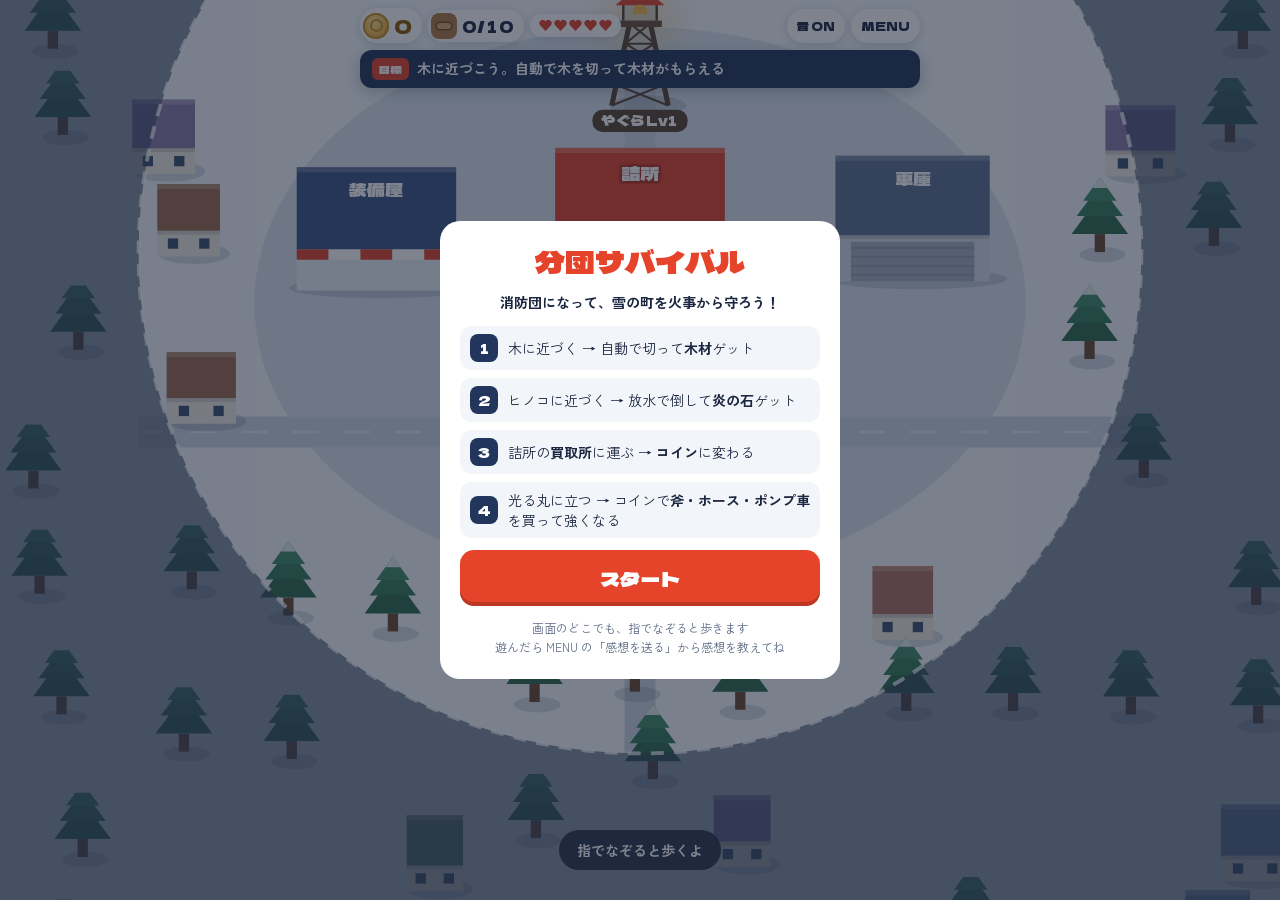
<file: index1.html>
<!doctype html>
<html lang="ja">
<head>
<meta charset="utf-8">
<meta name="viewport" content="width=device-width,initial-scale=1,viewport-fit=cover">
<meta name="theme-color" content="#22355c">
<meta name="apple-mobile-web-app-capable" content="yes">
<meta name="description" content="消防団になって雪の町を火事から守ろう。吹田市消防団のアクション育成ゲーム">
<style>:root{padding-top:env(safe-area-inset-top,0px);padding-bottom:env(safe-area-inset-bottom,0px)}body{margin:0}img{max-width:100%}[hidden]{display:none!important}</style>
<title>分団サバイバル</title>
<link rel="preconnect" href="https://fonts.googleapis.com">
<link rel="preconnect" href="https://fonts.gstatic.com" crossorigin>
<link rel="stylesheet" href="https://fonts.googleapis.com/css2?family=Dela+Gothic+One&family=Zen+Kaku+Gothic+New:wght@500;700&display=swap">
</head>
<body>
<style>
/* Layout: full-screen action canvas (snowy town from above). HUD pinned top: coins / backpack / hearts, goal banner under it. Ride button bottom-center. Single committed daylight-snow look. */
:root{
  --ink:#1b2740; --navy:#22355c; --shu:#e5432a; --kin:#f3b648; --kin-d:#c8901f; --snow:#e9eff4;
  --wood:#b07a46; --mute:#5d6b84; --panel:rgba(255,255,255,.94); --ok:#2fa86b;
  --display:"Dela Gothic One","Hiragino Sans","Yu Gothic",sans-serif;
  --body:"Zen Kaku Gothic New","Hiragino Sans","Yu Gothic","Meiryo",sans-serif;
  color-scheme:light;
}
html,body{height:100%;overflow:hidden;background:var(--snow);color:var(--ink)}
body{font-family:var(--body);font-size:14px;overscroll-behavior:none;-webkit-user-select:none;user-select:none;-webkit-tap-highlight-color:transparent;-webkit-touch-callout:none}
*{box-sizing:border-box}
#cv{position:fixed;inset:0;display:block;touch-action:none}
#hud{position:fixed;left:0;right:0;top:0;padding:calc(env(safe-area-inset-top,0px) + 8px) 10px 0;pointer-events:none;display:flex;flex-direction:column;gap:7px;z-index:5}
.row{display:flex;gap:6px;align-items:center;max-width:560px;width:100%;margin:0 auto}
.pill{display:flex;align-items:center;gap:5px;background:var(--panel);border-radius:999px;padding:3px 10px 3px 3px;box-shadow:0 2px 8px rgba(27,39,64,.16);min-width:0;transition:transform .12s}
.pill b{font-family:var(--display);font-weight:400;font-size:16px;font-variant-numeric:tabular-nums;white-space:nowrap}
.pill.coin b{font-size:20px;color:#8a5a00}
.pill.bump{transform:scale(1.14)}
.pill.full{box-shadow:0 0 0 2px var(--shu),0 2px 8px rgba(27,39,64,.16)}
.pill.full b{color:var(--shu)}
.ic{flex:none;width:26px;height:26px;border-radius:50%;display:grid;place-items:center}
.ic.coin{background:radial-gradient(circle at 40% 35%,#ffe08a,var(--kin) 55%,var(--kin-d));box-shadow:inset 0 0 0 2px var(--kin-d)}
.ic.coin::after{content:"";width:9px;height:9px;border:2px solid var(--kin-d);border-radius:50%}
.ic.bag{background:var(--wood);border-radius:8px}
.ic.bag::after{content:"";width:14px;height:6px;border-radius:3px;background:#d9a46e;box-shadow:0 0 0 1.5px #7a4f2a}
.hearts{display:flex;gap:2px;padding:5px 9px;background:var(--panel);border-radius:999px;box-shadow:0 2px 8px rgba(27,39,64,.16)}
.hearts i{width:13px;height:13px;background:var(--shu);clip-path:path("M6.5 12 L1 6.2 A3.2 3.2 0 0 1 6.5 2.4 A3.2 3.2 0 0 1 12 6.2 Z")}
.hearts i.off{background:#c9d2de}
.grow{flex:1}
.rbtn{pointer-events:auto;flex:none;height:34px;min-width:34px;padding:0 10px;border-radius:999px;border:0;background:var(--panel);font-family:var(--display);font-size:12px;color:var(--ink);box-shadow:0 2px 8px rgba(27,39,64,.16);cursor:pointer}
#goal{max-width:560px;width:100%;margin:0 auto;display:flex;align-items:center;gap:8px;background:var(--navy);color:#fff;border-radius:12px;padding:8px 12px;box-shadow:0 4px 14px rgba(27,39,64,.25)}
#goal .tag{flex:none;font-family:var(--display);font-size:11px;background:var(--shu);border-radius:6px;padding:3px 7px;letter-spacing:.04em}
#goal p{margin:0;font-weight:700;font-size:14px;line-height:1.4;text-wrap:balance}
#goal.gold{background:#8a5a00} #goal.gold .tag{background:var(--kin);color:#4a3306}
#goal.alert{background:var(--shu)} #goal.alert .tag{background:#fff;color:var(--shu)}
#ride{position:fixed;left:50%;bottom:calc(env(safe-area-inset-bottom,0px) + 22px);transform:translateX(-50%);z-index:6;border:0;border-radius:16px;background:var(--shu);color:#fff;font-family:var(--display);font-size:17px;padding:14px 26px;box-shadow:0 6px 18px rgba(229,67,42,.45),inset 0 -4px 0 rgba(0,0,0,.18);cursor:pointer;white-space:nowrap}
#ride.off{background:var(--navy);box-shadow:0 6px 18px rgba(34,53,92,.4),inset 0 -4px 0 rgba(0,0,0,.18)}
#hint{position:fixed;left:50%;bottom:calc(env(safe-area-inset-bottom,0px) + 30px);transform:translateX(-50%);background:rgba(27,39,64,.84);color:#fff;border-radius:999px;padding:10px 18px;font-weight:700;font-size:14px;pointer-events:none;white-space:nowrap;z-index:5}
#pop{opacity:0;position:fixed;left:0;right:0;top:38%;z-index:7;display:flex;flex-direction:column;align-items:center;gap:6px;pointer-events:none;padding-inline:16px;text-align:center}
#pop h3{margin:0;font-family:var(--display);font-weight:400;font-size:34px;color:#fff;-webkit-text-stroke:2px var(--shu);paint-order:stroke fill;text-shadow:0 4px 0 var(--shu),0 8px 18px rgba(0,0,0,.25)}
#pop p{margin:0;background:rgba(27,39,64,.86);color:#fff;font-weight:700;border-radius:999px;padding:6px 14px;font-size:14px}
#pop.show{animation:pop 1.9s ease-out forwards}
@keyframes pop{0%{opacity:0;transform:scale(.4)}12%{opacity:1;transform:scale(1.12)}22%{transform:scale(1)}80%{opacity:1}100%{opacity:0;transform:translateY(-20px)}}
.toasts{position:fixed;left:0;right:0;top:calc(env(safe-area-inset-top,0px) + 104px);display:flex;flex-direction:column;align-items:center;gap:6px;pointer-events:none;z-index:6;padding-inline:16px}
.toast{background:#fff;border-radius:10px;padding:8px 14px;font-weight:700;font-size:13px;box-shadow:0 4px 14px rgba(27,39,64,.2);border-left:4px solid var(--kin);animation:tin .25s ease-out;max-width:520px}
.toast.ok{border-left-color:var(--ok)} .toast.ng{border-left-color:var(--shu)}
@keyframes tin{from{transform:translateY(-6px);opacity:0}to{transform:none;opacity:1}}
.modal{position:fixed;inset:0;z-index:10;background:rgba(20,30,50,.55);display:grid;place-items:center;padding:24px 16px}
.box{width:100%;max-width:400px;background:#fff;border-radius:20px;padding:22px 20px;display:flex;flex-direction:column;gap:12px;max-height:88vh;overflow:auto}
.box h2{margin:0;font-family:var(--display);font-weight:400;font-size:30px;color:var(--shu);text-align:center;line-height:1.2}
.box p{margin:0;line-height:1.6}
.box .lead{text-align:center;font-weight:700}
.loop{list-style:none;margin:0;padding:0;display:flex;flex-direction:column;gap:8px}
.loop li{display:flex;gap:10px;align-items:center;background:#f2f5f9;border-radius:12px;padding:8px 10px;line-height:1.45}
.loop .n{flex:none;width:28px;height:28px;border-radius:8px;background:var(--navy);color:#fff;display:grid;place-items:center;font-family:var(--display);font-size:14px}
.btn{border:0;border-radius:14px;background:var(--shu);color:#fff;font-family:var(--display);font-size:20px;min-height:56px;padding:0 18px;cursor:pointer;box-shadow:inset 0 -4px 0 rgba(0,0,0,.18)}
.btn.sub{background:#eef2f7;color:var(--ink);font-family:var(--body);font-weight:700;font-size:15px;min-height:46px;box-shadow:none}
.btn:focus-visible,.rbtn:focus-visible,#ride:focus-visible{outline:3px solid var(--kin);outline-offset:2px}
.fb{display:flex;align-items:center;justify-content:center;gap:8px;min-height:50px;border-radius:14px;background:var(--kin);color:#4a3306;font-family:var(--display);font-size:17px;text-decoration:none;box-shadow:inset 0 -4px 0 rgba(0,0,0,.15)}
.fb:focus-visible{outline:3px solid var(--navy);outline-offset:2px}
.note{font-size:12px;color:var(--mute);text-align:center}
@media (prefers-reduced-motion:reduce){.toast{animation:none}}
</style>

<canvas id="cv" aria-label="ゲーム画面。分団の町を上から見た様子"></canvas>
<div id="hud">
  <div class="row">
    <div class="pill coin" id="pCoin"><span class="ic coin"></span><b id="hCoin">0</b></div>
    <div class="pill" id="pBag"><span class="ic bag"></span><b id="hBag">0/10</b></div>
    <div class="hearts" id="hHeart" aria-label="体力"></div>
    <span class="grow"></span>
    <button class="rbtn" id="muteBtn" aria-label="音のオンオフ">音 ON</button>
    <button class="rbtn" id="menuBtn">MENU</button>
  </div>
  <div id="goal"><span class="tag" id="goalTag">目標</span><p id="goalText"></p></div>
</div>
<button id="ride" hidden>ポンプ車に乗る</button>
<div id="hint">指でなぞると歩くよ</div>
<div id="pop"><h3 id="popH"></h3><p id="popP"></p></div>
<div class="toasts" id="toasts" aria-live="polite"></div>
<div id="modalRoot"></div>

<script>
/* ===================== 設定 ===================== */
const KEY='bundan-survival-v3';
const RAD=[0,390,540,700,880,1060];
const CAPS=[0,10,20,35,55,80];
const MULT=[0,1,1.5,2,3];
const UP={
  axe:{name:'斧',icon:'axe',cost:[null,5,20,60,150,400],fx:l=>`木を切るのが速くなった！ 1本で木材${1+l}個`},
  bag:{name:'リュック',icon:'bag',cost:[null,8,25,70,180],fx:l=>`背中に${CAPS[l]}個まで持てる！`},
  hose:{name:'ホース',icon:'hose',cost:[null,10,30,80,200,500],fx:l=>'放水が強く、遠くまで届く！'},
  truck:{name:'ポンプ車',icon:'truck',cost:[30,100,260,650],fx:l=>l===1?'自動で火事とヒノコを消しに行く！ 近くで「乗る」もできる':'ポンプ車がパワーアップ！'},
  yagura:{name:'火の見やぐら',icon:'tower',cost:[null,50,150,400,1000],fx:l=>'町が広がった！ 木もヒノコも増える'},
  price:{name:'買取アップ',icon:'price',cost:[null,30,90,250],fx:l=>`売ったときのコインが${MULT[l]}倍！`},
  crew:{name:'団員',icon:'crew',fx:()=>'木を切って売ってくれる。コインは買取所の横にたまる'},
};
const PADS=[
  {id:'sell',x:0,y:80},
  {id:'axe',x:-250,y:84,unlock:()=>S.f.sold},
  {id:'hose',x:-160,y:84,unlock:()=>S.f.mon},
  {id:'bag',x:-205,y:164,unlock:()=>S.lv.axe>=2},
  {id:'crew',x:108,y:168,unlock:()=>S.earned>=22},
  {id:'truck',x:212,y:90,unlock:()=>S.earned>=30||S.f.ext},
  {id:'yagura',x:100,y:-118,unlock:()=>S.lv.truck>=1},
  {id:'price',x:-98,y:168,unlock:()=>S.lv.yagura>=2},
];
const PADMAP=Object.fromEntries(PADS.map(p=>[p.id,p]));
const BLD=[
  {id:'tsume',x:0,y:-6,w:132,h:70,ht:40},
  {id:'shop',x:-205,y:-2,w:124,h:64,ht:32},
  {id:'garage',x:212,y:-8,w:120,h:62,ht:36},
  {id:'tower',x:0,y:-128,w:52,h:30,ht:0},
];
const PILE={x:78,y:112}, PARK={x:212,y:52}, START={x:0,y:210};
const ROOFS=['#6f86ad','#9b6b4f','#5f7d6a','#b0715f','#8a7aa8','#4f7f94'];

/* ===================== 状態 ===================== */
let S;
function fresh(){return{v:3,started:false,coins:0,frac:0,wood:0,stone:0,lv:{axe:1,bag:1,hose:1,truck:0,yagura:1,price:1},crew:0,paid:{},f:{},earned:0,pile:0,seen:['sell'],muted:false}}
function load(){try{const s=JSON.parse(localStorage.getItem(KEY));return s&&s.v===3?s:null}catch(e){return null}}
function save(){try{localStorage.setItem(KEY,JSON.stringify(S))}catch(e){}}

const radius=()=>RAD[S.lv.yagura];
const cap=()=>CAPS[S.lv.bag];
const carry=()=>S.wood+S.stone;
const chopInt=()=>.32*Math.pow(.75,S.lv.axe-1);
const woodPer=()=>1+S.lv.axe;
const hosePow=()=>4*Math.pow(1.6,S.lv.hose-1);
const hoseRange=()=>86+12*S.lv.hose;
const truckPow=()=>10*Math.pow(1.7,S.lv.truck-1);
const truckRange=()=>150+20*S.lv.truck;
const truckSpeed=()=>150+25*S.lv.truck;
const crewMax=()=>1+2*S.lv.yagura;
const crewCost=()=>Math.round(15*Math.pow(1.6,S.crew));
const yl=()=>S.lv.yagura;
function padCost(id){if(id==='crew')return S.crew<crewMax()?crewCost():null;const c=UP[id].cost[S.lv[id]];return c==null?null:c}
function padRem(id){const c=padCost(id);return c==null?null:c-(S.paid[id]||0)}
const unlocked=p=>!p.unlock||p.unlock();
const padName=id=>UP[id].name;
function padLvText(id){if(id==='crew')return `${S.crew+1}人目`;if(id==='truck'&&S.lv.truck===0)return '';return 'Lv'+(S.lv[id]+1)}

/* ===================== 実行時 ===================== */
const P={x:START.x,y:START.y,face:1,moving:false,hp:5,hurt:0,since:9,ride:false,chopT:0,spray:null,full:0};
const T={x:PARK.x,y:PARK.y,face:-1,spray:null,moving:false};
let trees=[],houses=[],mons=[],drops=[],workers=[],parts=[],floats=[];
let monT=3,bossT=90,payT=0,sellT=0,pileT=0,shake=0,zoom=1,regenT=0;

/* ===================== ユーティリティ ===================== */
function mulberry(a){return function(){a|=0;a=a+0x6D2B79F5|0;let t=Math.imul(a^a>>>15,1|a);t=t+Math.imul(t^t>>>7,61|t)^t;return((t^t>>>14)>>>0)/4294967296}}
const dist=(a,b,c,d)=>Math.hypot(a-c,b-d);
const clamp=(v,a,b)=>Math.max(a,Math.min(b,v));
const active=o=>Math.hypot(o.x,o.y)<radius()-18;
function blocked(x,y){for(const b of BLD){if(Math.abs(x-b.x)<b.w/2+8&&y>b.y-b.h/2-4&&y<b.y+b.h/2+10)return true}return false}
function genWorld(){
  const r=mulberry(4242);trees=[];houses=[];
  [[-48,282],[46,290],[-4,342],[78,356],[-82,350],[10,410]].forEach(p=>trees.push(mkTree(p[0],p[1])));
  for(let gx=-1100;gx<=1100;gx+=92)for(let gy=-1100;gy<=1100;gy+=92){
    const x=gx+(r()-.5)*46,y=gy+(r()-.5)*46,d=Math.hypot(x,y);if(d>1070)continue;
    if(Math.abs(x)<330&&y>-235&&y<255)continue;
    if(Math.abs(x)<140&&y>=255&&y<440)continue;
    const v=r();
    if(v<.44)trees.push(mkTree(x,y));
    else if(v<.62)houses.push({x,y,w:42+r()*14,h:34+r()*8,ht:20,roof:ROOFS[Math.floor(r()*ROOFS.length)],st:'ok',hp:0,burn:0,t:0,sm:0});
  }
}
function mkTree(x,y){return{x,y,hp:3,st:'up',t:0,shake:0}}

/* ===================== 音 ===================== */
let AC=null;const lastS={};
function audio(){if(AC)return;try{AC=new(window.AudioContext||window.webkitAudioContext)()}catch(e){}}
function tone(f,d,type,g,slide,delay){if(!AC||S.muted)return;const t=AC.currentTime+(delay||0),o=AC.createOscillator(),a=AC.createGain();o.type=type||'sine';o.frequency.setValueAtTime(f,t);if(slide)o.frequency.exponentialRampToValueAtTime(slide,t+d);a.gain.setValueAtTime(g||.06,t);a.gain.exponentialRampToValueAtTime(.0001,t+d);o.connect(a).connect(AC.destination);o.start(t);o.stop(t+d+.02)}
let combo=0,comboT=0;
function snd(k){if(!AC||S.muted)return;const now=performance.now();if(lastS[k]&&now-lastS[k]<45)return;lastS[k]=now;
  if(k==='chop')tone(200,.09,'triangle',.1,80);
  else if(k==='pick'){combo=Math.min(combo+1,16);comboT=.6;tone(520+combo*45,.07,'sine',.07)}
  else if(k==='coin'){combo=Math.min(combo+1,16);comboT=.6;tone(900+combo*30,.05,'square',.03);tone(1300+combo*30,.07,'square',.025,null,.04)}
  else if(k==='buy'){[523,659,784,1047].forEach((f,i)=>tone(f,.16,'square',.05,null,i*.08))}
  else if(k==='hurt')tone(220,.22,'sawtooth',.07,70);
  else if(k==='kill'){tone(700,.12,'triangle',.08,1400);tone(300,.15,'sine',.06,120,.03)}
  else if(k==='boss'){tone(110,.5,'sawtooth',.08,70);tone(110,.5,'sawtooth',.08,70,.55)}
  else if(k==='tick')tone(1500,.03,'square',.02);
  else if(k==='new'){tone(880,.1,'sine',.06);tone(1320,.14,'sine',.06,null,.1)}
}
function buzz(ms){try{navigator.vibrate&&navigator.vibrate(ms)}catch(e){}}

/* ===================== 演出 ===================== */
function float(x,y,txt,col,size){floats.push({x,y,txt,col:col||'#fff',size:size||14,life:1})}
function burst(x,y,c,n){for(let i=0;i<n;i++){const a=Math.random()*7,s=60+Math.random()*140;parts.push({k:'conf',x,y,vx:Math.cos(a)*s,vy:Math.sin(a)*s-90,life:1,c:i%3===0?'#e5432a':i%3===1?c:'#22355c'})}}
function fly(item,x,y,tx,ty){parts.push({k:'fly',item,sx:x,sy:y,tx,ty,t:0,life:1})}
function toast(m,k){const el=document.createElement('div');el.className='toast '+(k||'');el.textContent=m;const b=document.getElementById('toasts');b.appendChild(el);while(b.children.length>2)b.firstChild.remove();setTimeout(()=>el.remove(),3200)}
function pop(h,p){const el=document.getElementById('pop');document.getElementById('popH').textContent=h;document.getElementById('popP').textContent=p;el.classList.remove('show');void el.offsetWidth;el.classList.add('show')}
function bump(id){const el=document.getElementById(id);el.classList.add('bump');clearTimeout(el._t);el._t=setTimeout(()=>el.classList.remove('bump'),120)}

/* ===================== 物の出現 ===================== */
function drop(k,x,y,n){for(let i=0;i<n;i++){const a=Math.random()*7,s=40+Math.random()*70;drops.push({k,x,y,vx:Math.cos(a)*s,vy:Math.sin(a)*s,z:0,vz:120+Math.random()*80,t:0})}if(drops.length>160)drops.splice(0,drops.length-160)}
function spawnMon(boss){
  const R=radius();
  for(let i=0;i<40;i++){const a=Math.random()*Math.PI*2,d=boss?R-50:R*(.62+Math.random()*.32);const x=Math.cos(a)*d,y=Math.sin(a)*d;
    if(Math.hypot(x,y)<310)continue;if(!boss&&dist(x,y,P.x,P.y)<170)continue;
    const hp=boss?110*Math.pow(1.8,yl()-2):6*Math.pow(1.7,yl()-1);
    mons.push({x,y,hp,max:hp,boss:!!boss,t:Math.random()*9,hit:0,house:null});return true}
  return false;
}
function ignite(h){h.st='fire';h.hp=12*(1+.6*(yl()-1));h.burn=0;h.sm=0}

/* ===================== 購入 ===================== */
function levelUp(id){
  S.paid[id]=0;const p=PADMAP[id];burst(p.x,p.y,'#f3b648',34);snd('buy');buzz(40);shake=6;
  if(id==='crew'){S.crew++;addWorker(p.x,p.y);pop('団員が入団！',UP.crew.fx());return}
  S.lv[id]++;const L=S.lv[id];
  if(id==='truck'&&L===1){T.x=PARK.x;T.y=PARK.y;pop('ポンプ車 登場！',UP.truck.fx(1));return}
  if(id==='yagura'){for(let i=0;i<2;i++)spawnMon();if(L===2)bossT=60}
  pop(`${UP[id].name} Lv${L}！`,UP[id].fx(L));
}

/* ===================== 団員 ===================== */
function addWorker(x,y){workers.push({x,y,st:'seek',tg:null,wood:0,t:0,face:1})}
function updWorker(w,dt){
  const sp=95,sell=PADMAP.sell;
  const move=(tx,ty,r)=>{const d=dist(w.x,w.y,tx,ty);if(d<(r||22))return true;w.x+=(tx-w.x)/d*sp*dt;w.y+=(ty-w.y)/d*sp*dt;w.face=tx>w.x?1:-1;return false};
  if(w.st==='seek'){
    if(!w.tg||w.tg.st!=='up'){let b=null,bd=1e9;for(const tr of trees){if(tr.st!=='up'||!active(tr))continue;const taken=workers.some(o=>o!==w&&o.tg===tr);const d=dist(w.x,w.y,tr.x,tr.y)+(taken?400:0);if(d<bd){bd=d;b=tr}}w.tg=b}
    if(!w.tg)return;if(move(w.tg.x,w.tg.y+6,24)){w.st='chop';w.t=0}
  }else if(w.st==='chop'){
    w.t+=dt;if(w.t>.9){w.t=0;const tr=w.tg;if(tr&&tr.st==='up'){tr.hp--;tr.shake=.15;chips(tr.x,tr.y-14);if(tr.hp<=0){tr.st='stump';tr.t=20;w.wood+=2}}
      if(!tr||tr.st!=='up')w.st=w.wood>=6?'ret':'seek'}
  }else{
    if(move(sell.x,sell.y,26)){const v=w.wood*MULT[S.lv.price];S.pile+=v;S.earned+=v;float(PILE.x,PILE.y-20,'+'+Math.floor(v),'#f3b648',13);w.wood=0;w.st='seek'}
  }
}
function chips(x,y){for(let i=0;i<4;i++){const a=-Math.PI/2+(Math.random()-.5)*2;parts.push({k:'chip',x,y,vx:Math.cos(a)*90,vy:Math.sin(a)*90,life:.6})}}

/* ===================== 目標 ===================== */
function nearest(list,x,y,ok){let b=null,bd=1e9;for(const o of list){if(ok&&!ok(o))continue;const d=dist(x,y,o.x,o.y);if(d<bd){bd=d;b=o}}return b}
let guide={t:'',tg:null,mode:''};
function cheapestPad(afford){let b=null,bc=1e9;for(const p of PADS){if(p.id==='sell'||!unlocked(p))continue;const r=padRem(p.id);if(r==null)continue;if(afford&&r>S.coins)continue;if(r<bc){bc=r;b=p}}return b}
function updGuide(){
  const tree=nearest(trees,P.x,P.y,o=>o.st==='up'&&active(o));
  const fire=nearest(houses,P.x,P.y,o=>o.st==='fire'&&active(o));
  const boss=mons.find(m=>m.boss);
  const mon=nearest(mons,P.x,P.y,m=>!m.boss);
  const sell=PADMAP.sell;let g;
  if(!S.f.chopped)g={t:'木に近づこう。自動で木を切って木材がもらえる',tg:tree};
  else if(!S.f.sold)g=carry()>0?{t:'木材を詰所の「買取所」の丸に運ぶとコインになる',tg:sell}:{t:'木に近づいて木材を集めよう',tg:tree};
  else if(cheapestPad(true)){const p=cheapestPad(true);g={t:`コインで「${padName(p.id)}」が買える！ 光っている丸に立とう`,tg:p,mode:'gold'}}
  else if(boss)g={t:'大ヒノコが来た！ ポンプ車で消そう',tg:boss,mode:'alert'};
  else if(fire)g={t:'火事だ！ 近づくと放水する。消すとお礼のコインが出る',tg:fire,mode:'alert'};
  else if(P.hp<=2&&mon&&dist(P.x,P.y,mon.x,mon.y)<200)g={t:'体力が少ない！ 少し離れると回復する',tg:sell,mode:'alert'};
  else if(mon&&(!S.f.killed||dist(P.x,P.y,mon.x,mon.y)<300))g={t:'ヒノコに近づくと放水！ 倒すと「炎の石」（高く売れる）',tg:mon,mode:'alert'};
  else if(carry()>=cap())g={t:'背中がいっぱい！ 買取所でコインにかえよう',tg:sell};
  else if(S.pile>=5)g={t:'団員が稼いだコインを受け取ろう',tg:PILE,mode:'gold'};
  else{const p=cheapestPad(false);
    if(p){const need=padRem(p.id)-S.coins;g={t:`あと ${need} コインで「${padName(p.id)}」！ 集めて売ろう`,tg:carry()>=cap()*.7?sell:(tree||sell)}}
    else g={t:'木を切ってヒノコを倒し、町を守ろう',tg:tree}}
  if(P.ride&&g.tg===tree)g.tg=null;
  guide=g;
  const el=document.getElementById('goal');el.className=g.mode||'';
  document.getElementById('goalTag').textContent=g.mode==='gold'?'コイン':g.mode==='alert'?'出動':'目標';
  const gt=document.getElementById('goalText');if(gt.textContent!==g.t)gt.textContent=g.t;
}

/* ===================== 入力 ===================== */
const keys={};let joy=null,moved=false;
addEventListener('keydown',e=>{keys[e.key.toLowerCase()]=true});
addEventListener('keyup',e=>{keys[e.key.toLowerCase()]=false});
const cv=document.getElementById('cv'),cx=cv.getContext('2d');
cv.addEventListener('pointerdown',e=>{audio();if(AC&&AC.state==='suspended')AC.resume();cv.setPointerCapture(e.pointerId);joy={id:e.pointerId,ox:e.clientX,oy:e.clientY,dx:0,dy:0}});
cv.addEventListener('pointermove',e=>{if(!joy||e.pointerId!==joy.id)return;let dx=e.clientX-joy.ox,dy=e.clientY-joy.oy;const d=Math.hypot(dx,dy),m=52;if(d>m){joy.ox+=dx*(1-m/d);joy.oy+=dy*(1-m/d);dx=e.clientX-joy.ox;dy=e.clientY-joy.oy}joy.dx=dx;joy.dy=dy});
const endJoy=e=>{if(joy&&e.pointerId===joy.id)joy=null};
cv.addEventListener('pointerup',endJoy);cv.addEventListener('pointercancel',endJoy);
function input(){let ix=0,iy=0;
  if(joy){const d=Math.hypot(joy.dx,joy.dy);if(d>6){ix=joy.dx/52;iy=joy.dy/52}}
  if(keys.a||keys.arrowleft)ix=-1;if(keys.d||keys.arrowright)ix=1;if(keys.w||keys.arrowup)iy=-1;if(keys.s||keys.arrowdown)iy=1;
  const m=Math.hypot(ix,iy);if(m>1){ix/=m;iy/=m}return[ix,iy]}

/* ===================== 更新 ===================== */
function moveBody(o,ix,iy,sp,dt,r){
  const nx=o.x+ix*sp*dt,ny=o.y+iy*sp*dt;
  if(!blocked(nx,o.y))o.x=nx;if(!blocked(o.x,ny))o.y=ny;
  const R=radius()-(r||14),d=Math.hypot(o.x,o.y);if(d>R){o.x*=R/d;o.y*=R/d}
}
function damage(target,pw,dt){
  if(target.max!==undefined){target.hp-=pw*dt;target.hit=.08;if(target.hp<=0&&!target.dead)killMon(target)}
  else{target.hp-=pw*dt;if(target.hp<=0&&target.st==='fire')extinguish(target)}
}
function killMon(m){
  m.dead=true;S.f.killed=true;const n=m.boss?10+5*yl():2+Math.floor(yl()/2);
  drop('stone',m.x,m.y,n);if(m.boss){drop('coin',m.x,m.y,15*yl());pop('大ヒノコ撃退！','炎の石とコインをたくさん拾おう');shake=10}
  else float(m.x,m.y-30,'撃退！','#fff',16);
  burst(m.x,m.y-10,'#ff9a3c',m.boss?40:14);snd('kill');buzz(25);
}
function extinguish(h){h.st='ok';h.burn=0;S.f.ext=true;drop('coin',h.x,h.y,3+2*yl());float(h.x,h.y-50,'ありがとう！','#fff',15);burst(h.x,h.y-20,'#3d93db',14);snd('kill')}
function spray(src,range,pw,dt){
  let tg=null,bd=range;
  for(const m of mons){if(m.dead)continue;const d=dist(src.x,src.y,m.x,m.y);if(d<bd){bd=d;tg=m}}
  if(!tg)for(const h of houses){if(h.st!=='fire'||!active(h))continue;const d=dist(src.x,src.y,h.x,h.y);if(d<bd){bd=d;tg=h}}
  src.spray=tg;
  if(tg){damage(tg,pw,dt);src.face=tg.x>src.x?1:-1;
    if(Math.random()<.8)parts.push({k:'drop',src,tx:tg.x+(Math.random()-.5)*(tg.boss?50:22),ty:tg.y-(tg.boss?40:24)+(Math.random()-.5)*14,t:0,life:1,big:src===T})}
}
function hurt(n,from){
  P.hp-=n;P.hurt=1;P.since=0;shake=7;snd('hurt');buzz(60);
  const d=dist(P.x,P.y,from.x,from.y)||1;moveBody(P,(P.x-from.x)/d,(P.y-from.y)/d,900,.04);
  if(P.hp<=0){const lw=Math.floor(S.wood/2),ls=Math.floor(S.stone/2);S.wood-=lw;S.stone-=ls;drop('wood',P.x,P.y,lw);drop('stone',P.x,P.y,ls);
    P.x=START.x;P.y=START.y;P.hp=5;P.hurt=2;toast('やられた！ 詰所で復活。ホースを強くするとヒノコに勝ちやすい','ng')}
}
function update(dt){
  const [ix,iy]=input();
  if(ix||iy){if(!moved){moved=true;document.getElementById('hint').hidden=true}}
  // 移動
  if(P.ride){moveBody(T,ix,iy,truckSpeed()*1.5,dt,24);if(Math.abs(ix)>.1)T.face=ix>0?1:-1;T.moving=!!(ix||iy);P.x=T.x;P.y=T.y}
  else{moveBody(P,ix,iy,165,dt);if(Math.abs(ix)>.1)P.face=ix>0?1:-1;P.moving=!!(ix||iy)}
  P.hurt=Math.max(0,P.hurt-dt);P.since+=dt;
  if(P.since>4&&P.hp<5){regenT+=dt;if(regenT>2){regenT=0;P.hp++}}

  // 木を切る
  if(!P.ride){let tr=null;for(const t of trees){if(t.st==='up'&&active(t)&&dist(P.x,P.y,t.x,t.y+4)<44){tr=t;break}}
    if(tr&&carry()<cap()){P.chopT+=dt;P.chopping=tr;if(P.chopT>=chopInt()){P.chopT=0;tr.hp--;tr.shake=.15;chips(tr.x,tr.y-16);snd('chop');
      if(tr.hp<=0){tr.st='stump';tr.t=20;drop('wood',tr.x,tr.y-6,woodPer());S.f.chopped=true;shake=2}}}
    else{P.chopping=null;if(tr&&carry()>=cap()){P.full+=dt;if(P.full>1.2){P.full=0;float(P.x,P.y-60,'いっぱい！','#e5432a',14)}}}}
  for(const t of trees){t.shake=Math.max(0,t.shake-dt);if(t.st==='stump'){t.t-=dt;if(t.t<=0&&dist(P.x,P.y,t.x,t.y)>60){t.st='up';t.hp=3}}}

  // 拾う
  const mag=P.ride?130:80;
  for(let i=drops.length-1;i>=0;i--){const d=drops[i];d.t+=dt;
    if(d.z>0||d.vz>0){d.x+=d.vx*dt;d.y+=d.vy*dt;d.vz-=500*dt;d.z+=d.vz*dt;if(d.z<0){d.z=0;d.vz=d.vz<-60?-d.vz*.35:0;d.vx*=.5;d.vy*=.5}}
    if(d.t<.4)continue;
    const can=d.k==='coin'||carry()<cap();const dd=dist(d.x,d.y,P.x,P.y);
    if(can&&dd<mag){const s=380;d.x+=(P.x-d.x)/dd*s*dt;d.y+=(P.y-d.y)/dd*s*dt}
    if(can&&dd<16){
      if(d.k==='coin'){S.coins++;S.earned++;snd('coin');bump('pCoin')}else{S[d.k]++;snd('pick');bump('pBag')}
      drops.splice(i,1);continue}
    if(d.t>60)drops.splice(i,1)}
  comboT-=dt;if(comboT<=0)combo=0;

  // 売る
  const sp=PADMAP.sell;sellT+=dt;
  if(sellT>.045){sellT=0;if(dist(P.x,P.y,sp.x,sp.y)<34&&carry()>0){
    const k=S.stone>0?'stone':'wood';S[k]--;const v=(k==='stone'?3:1)*MULT[S.lv.price];S.frac+=v;const w=Math.floor(S.frac);S.frac-=w;S.coins+=w;S.earned+=w;
    fly(k,P.x,P.y-34,0,10);if(w)float(sp.x+(Math.random()-.5)*30,sp.y-40,'+'+w,'#f3b648',15);S.f.sold=true;snd('coin');bump('pCoin')}}

  // 団員のコイン
  pileT+=dt;if(pileT>.03){pileT=0;if(S.pile>=1&&dist(P.x,P.y,PILE.x,PILE.y)<36){const n=Math.max(1,Math.floor(S.pile/25));const w=Math.min(n,Math.floor(S.pile));S.pile-=w;S.coins+=w;fly('coin',PILE.x,PILE.y-10,P.x,P.y-30);snd('coin');bump('pCoin')}}

  // 買う
  payT+=dt;
  if(payT>.035){payT=0;
    for(const p of PADS){if(p.id==='sell'||!unlocked(p))continue;const c=padCost(p.id);if(c==null)continue;if(dist(P.x,P.y,p.x,p.y)>34)continue;
      const rem=c-(S.paid[p.id]||0);
      if(rem>0&&S.coins>0){const ch=Math.min(S.coins,rem,Math.max(1,Math.ceil(c/28)));S.coins-=ch;S.paid[p.id]=(S.paid[p.id]||0)+ch;fly('coin',P.x,P.y-34,p.x,p.y);snd('tick')}
      if(c-(S.paid[p.id]||0)<=0)levelUp(p.id)}}

  // 放水
  if(!P.ride)spray(P,hoseRange(),hosePow(),dt);else P.spray=null;
  // ポンプ車
  if(S.lv.truck>=1){
    if(!P.ride){
      const tg=nearest(mons.filter(m=>!m.dead).concat(houses.filter(h=>h.st==='fire'&&active(h))),T.x,T.y);
      let tx=PARK.x,ty=PARK.y,stop=6;if(tg){tx=tg.x;ty=tg.y+20;stop=truckRange()*.7}
      const d=dist(T.x,T.y,tx,ty);T.moving=d>stop;
      if(T.moving){const s=truckSpeed();T.x+=(tx-T.x)/d*s*dt;T.y+=(ty-T.y)/d*s*dt;if(Math.abs(tx-T.x)>4)T.face=tx>T.x?1:-1}
    }
    spray(T,truckRange(),truckPow(),dt);
  }

  // ヒノコ
  if(!S.f.mon&&(S.lv.axe>=2||S.earned>=12)){S.f.mon=true;monT=0}
  if(S.f.mon){monT-=dt;if(monT<=0){monT=7+Math.random()*5;if(mons.filter(m=>!m.boss).length<1+yl())spawnMon()}}
  if(yl()>=2){bossT-=dt;if(bossT<=0){bossT=150;if(!mons.some(m=>m.boss)&&spawnMon(true)){snd('boss');buzz([80,60,80]);shake=8;pop('大ヒノコ 出現！','ポンプ車で一気に消そう')}}}
  for(const m of mons){if(m.dead)continue;m.t+=dt;m.hit=Math.max(0,m.hit-dt);
    const sp=m.boss?26:44,dp=dist(m.x,m.y,P.x,P.y);let tx,ty;
    if(!P.ride&&dp<(m.boss?230:170)){tx=P.x;ty=P.y}
    else{if(!m.house||m.house.st!=='ok'||!active(m.house))m.house=nearest(houses,m.x,m.y,h=>h.st==='ok'&&active(h));if(m.house){tx=m.house.x;ty=m.house.y}else{tx=0;ty=0}}
    const d=dist(m.x,m.y,tx,ty)||1;m.x+=(tx-m.x)/d*sp*dt+Math.sin(m.t*3)*10*dt;m.y+=(ty-m.y)/d*sp*dt+Math.cos(m.t*2.4)*10*dt;
    if(m.house&&m.house.st==='ok'&&dist(m.x,m.y,m.house.x,m.house.y)<26){ignite(m.house);if(!m.boss)m.dead=true;else m.house=null}
    if(m.boss){for(const h of houses){if(h.st==='ok'&&dist(m.x,m.y,h.x,h.y)<50)ignite(h)}}
    if(!P.ride&&P.hurt<=0&&dp<(m.boss?44:24))hurt(m.boss?2:1,m)}
  mons=mons.filter(m=>!m.dead);

  // 家
  for(const h of houses){
    if(h.st==='fire'){h.burn+=dt;h.sm-=dt;if(h.sm<=0){h.sm=.2;parts.push({k:'smoke',x:h.x+(Math.random()-.5)*16,y:h.y-h.h/2-h.ht,r:6,life:1})}
      if(h.burn>45){h.st='ruin';h.t=40;float(h.x,h.y-40,'焼けてしまった…','#ffd0c6',13)}}
    else if(h.st==='ruin'){h.t-=dt;if(h.t<=0)h.st='ok'}}

  for(const w of workers)updWorker(w,dt);

  // 演出
  for(let i=parts.length-1;i>=0;i--){const p=parts[i];
    if(p.k==='conf'){p.x+=p.vx*dt;p.y+=p.vy*dt;p.vy+=280*dt;p.life-=dt*1.1}
    else if(p.k==='chip'){p.x+=p.vx*dt;p.y+=p.vy*dt;p.vy+=300*dt;p.life-=dt}
    else if(p.k==='fly'){p.t+=dt*4.5;if(p.t>=1)p.life=0}
    else if(p.k==='drop'){p.t+=dt*3.4;if(p.t>=1)p.life=0}
    else if(p.k==='smoke'){p.y-=26*dt;p.x+=8*dt;p.r+=10*dt;p.life-=dt*.7}
    if(p.life<=0)parts.splice(i,1)}
  if(parts.length>500)parts.splice(0,parts.length-500);
  for(let i=floats.length-1;i>=0;i--){const f=floats[i];f.y-=34*dt;f.life-=dt*.9;if(f.life<=0)floats.splice(i,1)}
  shake=Math.max(0,shake-dt*20);

  // 新しい丸
  for(const p of PADS){if(!S.seen.includes(p.id)&&unlocked(p)){S.seen.push(p.id);p.newT=8;toast(`NEW！「${padName(p.id)}」が買えるようになった`,'ok');snd('new')}if(p.newT)p.newT=Math.max(0,p.newT-dt)}
}

/* ===================== 描画 ===================== */
let W=0,H=0,DPR=1,SC=1;const cam={x:START.x,y:START.y};
function resize(){DPR=Math.min(2,devicePixelRatio||1);W=innerWidth;H=innerHeight;cv.width=W*DPR;cv.height=H*DPR;cv.style.width=W+'px';cv.style.height=H+'px';SC=clamp(Math.min(W/430,H/700),.7,1.6)}
const sc=()=>SC*zoom;
const toScreen=(x,y)=>({x:(x-cam.x)*sc()+W/2,y:(y-cam.y)*sc()+H*.58});
function setWorld(){const s=sc(),sx=(Math.random()-.5)*shake,sy=(Math.random()-.5)*shake;cx.setTransform(DPR*s,0,0,DPR*s,DPR*(W/2-cam.x*s+sx),DPR*(H*.58-cam.y*s+sy))}
function setScreen(){cx.setTransform(DPR,0,0,DPR,0,0)}
function inView(x,y,m){const s=toScreen(x,y);return s.x>-m&&s.x<W+m&&s.y>-m&&s.y<H+m}
function shadow(x,y,rx,ry){cx.fillStyle='rgba(40,60,90,.16)';cx.beginPath();cx.ellipse(x,y,rx,ry,0,0,7);cx.fill()}
function rr(x,y,w,h,r){cx.beginPath();cx.moveTo(x+r,y);cx.arcTo(x+w,y,x+w,y+h,r);cx.arcTo(x+w,y+h,x,y+h,r);cx.arcTo(x,y+h,x,y,r);cx.arcTo(x,y,x+w,y,r);cx.closePath()}
function label(t,x,y,size,color,bg,stroke){cx.font=`${size}px "Dela Gothic One","Hiragino Sans",sans-serif`;cx.textAlign='center';cx.textBaseline='middle';
  if(bg){const w=cx.measureText(t).width+14;cx.fillStyle=bg;rr(x-w/2,y-size*.78,w,size*1.56,size*.7);cx.fill()}
  if(stroke){cx.lineWidth=4;cx.strokeStyle=stroke;cx.lineJoin='round';cx.strokeText(t,x,y)}
  cx.fillStyle=color;cx.fillText(t,x,y)}
function box(x,y,w,h,ht,wall,roof){shadow(x+4,y+h/2-2,w*.58,8);cx.fillStyle=wall;cx.fillRect(x-w/2,y+h/2-ht,w,ht);cx.fillStyle=roof;cx.fillRect(x-w/2,y-h/2-ht,w,h);cx.fillStyle='rgba(255,255,255,.2)';cx.fillRect(x-w/2,y-h/2-ht,w,4);cx.fillStyle='rgba(0,0,0,.12)';cx.fillRect(x-w/2,y+h/2-ht,w,3)}

/* アイコン */
function icon(k,x,y,s){cx.save();cx.translate(x,y);cx.scale(s,s);
  if(k==='coin'){cx.fillStyle='#c8901f';cx.beginPath();cx.arc(0,1,9,0,7);cx.fill();cx.fillStyle='#f3b648';cx.beginPath();cx.arc(0,0,8.5,0,7);cx.fill();cx.strokeStyle='#c8901f';cx.lineWidth=1.6;cx.beginPath();cx.arc(0,0,4.5,0,7);cx.stroke();cx.fillStyle='rgba(255,255,255,.6)';cx.fillRect(-5,-6,3,3)}
  else if(k==='wood'){cx.fillStyle='#9a6a3a';rr(-10,-4.5,20,9,4);cx.fill();cx.fillStyle='#d9a46e';cx.beginPath();cx.ellipse(9,0,3.2,4.5,0,0,7);cx.fill();cx.strokeStyle='#7a4f2a';cx.lineWidth=1;cx.beginPath();cx.ellipse(9,0,1.4,2.2,0,0,7);cx.stroke()}
  else if(k==='stone'){cx.fillStyle='#c62b1b';cx.beginPath();cx.moveTo(0,-9);cx.lineTo(8,-2);cx.lineTo(4,8);cx.lineTo(-4,8);cx.lineTo(-8,-2);cx.closePath();cx.fill();cx.fillStyle='#ff7a52';cx.beginPath();cx.moveTo(0,-9);cx.lineTo(8,-2);cx.lineTo(0,0);cx.lineTo(-8,-2);cx.closePath();cx.fill();cx.fillStyle='rgba(255,255,255,.65)';cx.fillRect(-3,-5,3,2)}
  else if(k==='axe'){cx.strokeStyle='#7a4f2a';cx.lineWidth=3.5;cx.lineCap='round';cx.beginPath();cx.moveTo(-7,10);cx.lineTo(5,-8);cx.stroke();cx.fillStyle='#9aa7b8';cx.beginPath();cx.moveTo(1,-11);cx.quadraticCurveTo(14,-10,12,2);cx.lineTo(4,-3);cx.closePath();cx.fill();cx.fillStyle='#dfe6ef';cx.fillRect(9,-7,2,7)}
  else if(k==='hose'){cx.strokeStyle='#d7a52b';cx.lineWidth=3;cx.beginPath();cx.arc(-3,2,7.5,0,7);cx.stroke();cx.beginPath();cx.arc(-3,2,3.5,0,7);cx.stroke();cx.fillStyle='#8c96a6';cx.fillRect(4,-8,9,4);cx.fillStyle='#3d93db';cx.beginPath();cx.arc(15,-6,2.4,0,7);cx.fill()}
  else if(k==='bag'){cx.fillStyle='#22355c';rr(-9,-7,18,17,5);cx.fill();cx.fillStyle='#3c5486';rr(-9,-7,18,7,4);cx.fill();cx.strokeStyle='#22355c';cx.lineWidth=2.5;cx.beginPath();cx.arc(0,-8,5,Math.PI,0);cx.stroke();cx.fillStyle='#f3b648';cx.fillRect(-2,-2,4,3)}
  else if(k==='crew'){cx.fillStyle='#ee8a3a';rr(-8,-1,16,12,4);cx.fill();cx.fillStyle='#f2c7a1';cx.beginPath();cx.arc(0,-6,5.5,0,7);cx.fill();cx.fillStyle='#fff';cx.fillRect(-6,-11,12,3);cx.fillStyle='#e5432a';cx.fillRect(-8,5,16,2)}
  else if(k==='truck'){cx.fillStyle='#d8331f';rr(-12,-6,18,10,2);cx.fill();cx.fillStyle='#e5432a';rr(4,-9,9,13,2);cx.fill();cx.fillStyle='#bfe0f5';cx.fillRect(6,-7,5,4);cx.fillStyle='#23262e';cx.beginPath();cx.arc(-7,5,3,0,7);cx.arc(8,5,3,0,7);cx.fill();cx.fillStyle='#fff';cx.fillRect(-12,-1,25,1.5)}
  else if(k==='tower'){cx.strokeStyle='#5a4532';cx.lineWidth=2;cx.beginPath();cx.moveTo(-7,11);cx.lineTo(-3,-5);cx.moveTo(7,11);cx.lineTo(3,-5);cx.moveTo(-6,5);cx.lineTo(6,5);cx.moveTo(-5,0);cx.lineTo(5,0);cx.stroke();cx.fillStyle='#e5432a';cx.beginPath();cx.moveTo(-8,-5);cx.lineTo(0,-12);cx.lineTo(8,-5);cx.closePath();cx.fill();cx.fillStyle='#f3b648';cx.fillRect(-2,-5,4,3)}
  else if(k==='price'){icon('coin',-3,2,.9);cx.fillStyle='#2fa86b';cx.beginPath();cx.moveTo(8,-11);cx.lineTo(14,-3);cx.lineTo(10,-3);cx.lineTo(10,4);cx.lineTo(6,4);cx.lineTo(6,-3);cx.lineTo(2,-3);cx.closePath();cx.fill()}
  cx.restore()}

function drawGround(){
  setScreen();cx.fillStyle='#e3eaf1';cx.fillRect(0,0,W,H);setWorld();
  const R=radius();cx.fillStyle='#f5f8fb';cx.beginPath();cx.arc(0,0,R,0,7);cx.fill();
  cx.fillStyle='#dde5ed';cx.beginPath();cx.ellipse(0,40,300,215,0,0,7);cx.fill();
  cx.fillStyle='#cfd8e2';cx.fillRect(-R,128,R*2,24);cx.fillRect(-12,-R,24,R*2);
  cx.fillStyle='#e5ebf1';for(let x=-R;x<R;x+=40)cx.fillRect(x,139,20,2);
}
function drawFog(){
  const R=radius();cx.fillStyle='rgba(52,68,98,.55)';cx.beginPath();cx.rect(-3000,-3000,6000,6000);cx.arc(0,0,R,0,Math.PI*2,true);cx.fill('evenodd');
  cx.strokeStyle='rgba(255,255,255,.75)';cx.lineWidth=3;cx.setLineDash([10,8]);cx.beginPath();cx.arc(0,0,R,0,7);cx.stroke();cx.setLineDash([]);
}
function drawPads(t){
  for(const p of PADS){
    if(p.id==='sell'){
      const on=dist(P.x,P.y,p.x,p.y)<34;cx.fillStyle=on?'rgba(61,147,219,.35)':'rgba(255,255,255,.85)';cx.beginPath();cx.arc(p.x,p.y,32,0,7);cx.fill();
      cx.strokeStyle='#2f78b8';cx.lineWidth=3;cx.setLineDash([7,5]);cx.beginPath();cx.arc(p.x,p.y,32,0,7);cx.stroke();cx.setLineDash([]);
      icon('wood',p.x-12,p.y-6,.85);icon('stone',p.x-12,p.y+8,.7);
      cx.fillStyle='#2f78b8';cx.beginPath();cx.moveTo(p.x-1,p.y-4);cx.lineTo(p.x+5,p.y+1);cx.lineTo(p.x-1,p.y+6);cx.closePath();cx.fill();
      icon('coin',p.x+14,p.y+1,1);
      label('買取所',p.x,p.y+46,13,'#fff','#2f78b8');
      const m=MULT[S.lv.price];cx.font='bold 11px "Zen Kaku Gothic New",sans-serif';cx.fillStyle='#2f78b8';cx.textAlign='center';cx.fillText(`木材${m}・炎の石${3*m}コイン`,p.x,p.y+66);
      continue}
    if(!unlocked(p))continue;const c=padCost(p.id);if(c==null)continue;
    const paid=S.paid[p.id]||0,rem=c-paid,aff=rem<=S.coins,on=dist(P.x,P.y,p.x,p.y)<34,pulse=aff?1+.07*Math.sin(t/160):1,R=32*pulse;
    if(aff){const g=cx.createRadialGradient(p.x,p.y,10,p.x,p.y,58);g.addColorStop(0,'rgba(243,182,72,.55)');g.addColorStop(1,'rgba(243,182,72,0)');cx.fillStyle=g;cx.beginPath();cx.arc(p.x,p.y,58,0,7);cx.fill()}
    cx.fillStyle=on?'rgba(243,182,72,.5)':'rgba(255,255,255,.9)';cx.beginPath();cx.arc(p.x,p.y,R,0,7);cx.fill();
    cx.strokeStyle=aff?'#c8901f':'#22355c';cx.lineWidth=2.5;cx.setLineDash([7,5]);cx.beginPath();cx.arc(p.x,p.y,R,0,7);cx.stroke();cx.setLineDash([]);
    if(paid>0){cx.strokeStyle='#e5432a';cx.lineWidth=5;cx.beginPath();cx.arc(p.x,p.y,R,-Math.PI/2,-Math.PI/2+Math.PI*2*paid/c);cx.stroke()}
    icon(UP[p.id].icon,p.x,p.y-7,1.25);
    icon('coin',p.x-12,p.y+15,.62);label(String(rem),p.x+5,p.y+15,12,aff?'#8a5a00':'#22355c');
    const lt=`${padName(p.id)} ${padLvText(p.id)}`.trim();label(lt,p.x,p.y-48,12,'#fff','#22355c');
    if(aff)label('買える！',p.x,p.y-70+Math.sin(t/200)*2,12,'#fff','#e5432a');
    else if(p.newT)label('NEW',p.x,p.y-70,11,'#22355c','#f3b648');
  }
  if(S.pile>=1){const n=Math.min(14,Math.ceil(S.pile/4));for(let i=0;i<n;i++)icon('coin',PILE.x+((i%4)-1.5)*7,PILE.y-Math.floor(i/4)*5,.75);label(String(Math.floor(S.pile)),PILE.x,PILE.y+16,11,'#8a5a00',null,'#fff')}
}
function drawBld(b,t){
  if(b.id==='tsume'){box(b.x,b.y,b.w,b.h,b.ht,'#f3ede2','#e5432a');cx.fillStyle='#7d5b3f';cx.fillRect(b.x-16,b.y+b.h/2-26,32,26);label('詰所',b.x,b.y-b.h/2-b.ht+20,15,'#fff',null,'#b8321e')}
  else if(b.id==='shop'){box(b.x,b.y,b.w,b.h,b.ht,'#eef1f5','#3c5486');for(let i=0;i<5;i++){cx.fillStyle=i%2?'#fff':'#e5432a';cx.fillRect(b.x-b.w/2+i*b.w/5,b.y+b.h/2-b.ht,b.w/5,8)}label('装備屋',b.x,b.y-b.h/2-b.ht+18,14,'#fff')}
  else if(b.id==='garage'){box(b.x,b.y,b.w,b.h,b.ht,'#d7dee6','#5b6f8f');cx.fillStyle='#a3b0c1';cx.fillRect(b.x-b.w/2+12,b.y+b.h/2-b.ht+5,b.w-24,b.ht-5);for(let i=0;i<4;i++){cx.fillStyle='rgba(0,0,0,.1)';cx.fillRect(b.x-b.w/2+12,b.y+b.h/2-b.ht+9+i*7,b.w-24,1.5)}label('車庫',b.x,b.y-b.h/2-b.ht+18,14,'#fff')}
  else if(b.id==='tower')drawTower(t);
}
function drawTower(t){
  const lv=yl(),x=0,by=-114,th=58+lv*16,tw=8,bw=22,top=by-th;shadow(x+6,by,30,8);
  const g=cx.createRadialGradient(x,top+6,2,x,top+6,36+lv*10);g.addColorStop(0,`rgba(243,182,72,${.35+.08*Math.sin(t/160)})`);g.addColorStop(1,'rgba(243,182,72,0)');cx.fillStyle=g;cx.fillRect(x-120,top-100,240,220);
  cx.strokeStyle='#5a4532';cx.lineWidth=4;cx.beginPath();cx.moveTo(x-bw,by);cx.lineTo(x-tw,top+10);cx.moveTo(x+bw,by);cx.lineTo(x+tw,top+10);cx.stroke();
  cx.lineWidth=1.6;cx.beginPath();const n=3+lv;for(let i=0;i<n;i++){const y1=by-(th-10)*i/n,y2=by-(th-10)*(i+1)/n,w1=bw-(bw-tw)*i/n,w2=bw-(bw-tw)*(i+1)/n;cx.moveTo(x-w1,y1);cx.lineTo(x+w2,y2);cx.moveTo(x+w1,y1);cx.lineTo(x-w2,y2);cx.moveTo(x-w2,y2);cx.lineTo(x+w2,y2)}cx.stroke();
  cx.fillStyle='#6b513a';cx.fillRect(x-17,top+8,34,5);cx.strokeStyle='#5a4532';cx.lineWidth=2;cx.beginPath();cx.moveTo(x-13,top-6);cx.lineTo(x-13,top+8);cx.moveTo(x+13,top-6);cx.lineTo(x+13,top+8);cx.stroke();
  cx.fillStyle='#e5432a';cx.beginPath();cx.moveTo(x-19,top-4);cx.lineTo(x,top-20);cx.lineTo(x+19,top-4);cx.closePath();cx.fill();
  cx.fillStyle='#f3b648';cx.beginPath();cx.arc(x,top+1,5.5,Math.PI,0);cx.fill();cx.fillRect(x-5.5,top+1,11,2);
  label('やぐら Lv'+lv,x,by+12,11,'#fff','#5a4532');
}
function drawTree(tr,t){
  const {x,y}=tr;
  if(tr.st==='stump'){cx.fillStyle='#7a5536';cx.beginPath();cx.ellipse(x,y,9,5,0,0,7);cx.fill();cx.fillStyle='#b98a5c';cx.beginPath();cx.ellipse(x,y-2,7,3.5,0,0,7);cx.fill();return}
  const sx=tr.shake>0?Math.sin(t/18)*3:0;shadow(x+2,y+2,18,6);
  cx.fillStyle='#6b4a30';cx.fillRect(x-4,y-14,8,14);
  const lay=[[-14,22,30,'#2f6b4f'],[-28,18,24,'#367a59'],[-40,13,18,'#3f8a64']];
  for(const [oy,hw,hh,c] of lay){cx.fillStyle=c;cx.beginPath();cx.moveTo(x+sx-hw,y+oy);cx.lineTo(x+sx,y+oy-hh);cx.lineTo(x+sx+hw,y+oy);cx.closePath();cx.fill();
    cx.fillStyle='rgba(255,255,255,.85)';cx.beginPath();cx.moveTo(x+sx-hw*.45,y+oy-hh*.55);cx.lineTo(x+sx,y+oy-hh);cx.lineTo(x+sx+hw*.45,y+oy-hh*.55);cx.closePath();cx.fill()}
  if(tr.hp<3){cx.fillStyle='rgba(27,39,64,.6)';rr(x-14,y-62,28,6,3);cx.fill();cx.fillStyle='#f3b648';cx.fillRect(x-13,y-61,26*tr.hp/3,4)}
}
function drawHouse(h,t){
  if(h.st==='ruin'){shadow(h.x,h.y+h.h/2,h.w*.5,6);cx.fillStyle='#5b5f66';cx.fillRect(h.x-h.w/2,h.y-h.h/2,h.w,h.h);cx.fillStyle='#3f4349';for(let i=0;i<5;i++)cx.fillRect(h.x-h.w/2+4+i*7,h.y-4+(i%2)*5,8,5);return}
  box(h.x,h.y,h.w,h.h,h.ht,'#f1ebe0',h.st==='fire'?'#7b4a3c':h.roof);
  cx.fillStyle='#39506f';cx.fillRect(h.x-h.w/4-4,h.y+h.h/2-h.ht+6,8,8);cx.fillRect(h.x+h.w/4-4,h.y+h.h/2-h.ht+6,8,8);
  if(h.st==='fire'){const s=.75+h.burn/45*.8,fx=h.x,fy=h.y-h.ht;
    for(let i=0;i<6;i++){const a=t/120+i*1.7,ox=Math.sin(a)*8*s+(i-2.5)*5*s,oy=-Math.abs(Math.cos(a*1.3))*14*s;cx.fillStyle=i%2?'rgba(255,190,60,.92)':'rgba(240,90,40,.88)';cx.beginPath();cx.ellipse(fx+ox,fy+oy-6*s,6*s,11*s,0,0,7);cx.fill()}
    cx.fillStyle='rgba(255,240,170,.9)';cx.beginPath();cx.ellipse(fx,fy-8*s,4*s,7*s,0,0,7);cx.fill();
    const bw=46,bx=h.x-bw/2,byy=h.y-h.h/2-h.ht-38,mx=12*(1+.6*(yl()-1));cx.fillStyle='rgba(27,39,64,.75)';rr(bx-2,byy-2,bw+4,9,4);cx.fill();cx.fillStyle='#ff6b4a';cx.fillRect(bx,byy,bw*clamp(h.hp/mx,0,1),5)}
}
function drawMon(m,t){
  const r=m.boss?44:16,bob=Math.sin(m.t*6)*2,x=m.x,y=m.y+bob;shadow(m.x,m.y+4,r*.9,r*.3);
  const g=cx.createRadialGradient(x,y-r*.6,r*.2,x,y-r*.4,r*1.2);g.addColorStop(0,m.hit>0?'#fff':'#ffd25a');g.addColorStop(.55,m.hit>0?'#ffe0d0':'#ff8a2a');g.addColorStop(1,m.boss?'#b81d12':'#e5432a');
  cx.fillStyle=g;cx.beginPath();cx.moveTo(x-r,y-r*.2);
  const tips=m.boss?5:3;for(let i=0;i<=tips;i++){const px=x-r+2*r*i/tips,py=y-r*1.4-Math.abs(Math.sin(m.t*5+i))*r*.5-(i%2?0:r*.25);cx.quadraticCurveTo(px-r/tips,y-r,px,py)}
  cx.quadraticCurveTo(x+r*1.1,y,x+r*.6,y);cx.quadraticCurveTo(x,y+r*.3,x-r*.6,y);cx.quadraticCurveTo(x-r*1.1,y,x-r,y-r*.2);cx.fill();
  const ex=r*.32,ey=y-r*.55,er=r*.2;cx.fillStyle='#fff';cx.beginPath();cx.arc(x-ex,ey,er,0,7);cx.arc(x+ex,ey,er,0,7);cx.fill();
  const lx=clamp((P.x-x)/200,-1,1)*er*.4,ly=clamp((P.y-y)/200,-1,1)*er*.4;cx.fillStyle='#1b2740';cx.beginPath();cx.arc(x-ex+lx,ey+ly,er*.55,0,7);cx.arc(x+ex+lx,ey+ly,er*.55,0,7);cx.fill();
  if(m.boss){cx.strokeStyle='#5a1208';cx.lineWidth=3;cx.beginPath();cx.moveTo(x-ex-er,ey-er*1.4);cx.lineTo(x-ex+er,ey-er*.8);cx.moveTo(x+ex+er,ey-er*1.4);cx.lineTo(x+ex-er,ey-er*.8);cx.stroke()}
  if(m.hp<m.max||m.boss){const bw=m.boss?110:34,bx=x-bw/2,by=y-r*2.1;cx.fillStyle='rgba(27,39,64,.78)';rr(bx-2,by-2,bw+4,m.boss?11:8,4);cx.fill();cx.fillStyle='#ff6b4a';cx.fillRect(bx,by,bw*clamp(m.hp/m.max,0,1),m.boss?7:4);
    if(m.boss)label('大ヒノコ',x,by-12,13,'#fff',null,'#b81d12')}
}
function drawPerson(x,y,face,body,wood,stone,small,t,moving,chop){
  const s=small?.85:1,bob=moving?Math.abs(Math.sin(t/90))*2:0;shadow(x,y+2,10*s,4*s);
  cx.fillStyle='#2b2f3a';cx.fillRect(x-5*s,y-6*s,4*s,7*s);cx.fillRect(x+1*s,y-6*s,4*s,7*s);
  const n=Math.min(wood+stone,16),nw=Math.min(wood,n);
  for(let i=0;i<n;i++){const bx=x-face*10*s,by=y-22*s-bob-i*4.4*s;if(i<nw){cx.fillStyle='#9a6a3a';cx.fillRect(bx-7*s,by-2.5*s,14*s,4.5*s);cx.fillStyle='#d9a46e';cx.fillRect(bx+(face>0?-7:5)*s,by-2.5*s,2*s,4.5*s)}else{cx.fillStyle='#d23a24';cx.beginPath();cx.moveTo(bx,by-4*s);cx.lineTo(bx+5*s,by);cx.lineTo(bx,by+3*s);cx.lineTo(bx-5*s,by);cx.closePath();cx.fill()}}
  if(wood+stone>16)label(String(wood+stone),x-face*10*s,y-22*s-bob-n*4.4*s-8,10,'#fff','#7a4f2a');
  cx.fillStyle=body;rr(x-9*s,y-22*s-bob,18*s,17*s,5*s);cx.fill();
  cx.fillStyle='#f3e05a';cx.fillRect(x-9*s,y-12*s-bob,18*s,2.5*s);
  cx.fillStyle='#f2c7a1';cx.beginPath();cx.arc(x,y-28*s-bob,7*s,0,7);cx.fill();
  cx.fillStyle=small?'#fff':'#e8ecf2';cx.beginPath();cx.arc(x,y-30*s-bob,7.5*s,Math.PI,0);cx.fill();cx.fillRect(x-8.5*s,y-31*s-bob,17*s,2.5*s);
  cx.fillStyle='#2b2f3a';cx.fillRect(x+face*3*s-1,y-27*s-bob,2,2);
  if(chop){const a=Math.sin(t/40)>0?-.9:.5;cx.save();cx.translate(x+face*9*s,y-18*s-bob);cx.rotate(a*face);cx.scale(face,1);icon('axe',6,-4,.75*s);cx.restore()}
}
function drawTruck(x,y,f,t,lit,ridden){
  shadow(x,y+2,40,8);cx.save();cx.translate(x,y);cx.scale(f,1);
  cx.fillStyle='#23262e';cx.beginPath();cx.arc(-22,-3,7.5,0,7);cx.arc(20,-3,7.5,0,7);cx.fill();cx.fillStyle='#9aa3b2';cx.beginPath();cx.arc(-22,-3,3,0,7);cx.arc(20,-3,3,0,7);cx.fill();
  cx.fillStyle='#cf2e1b';rr(-38,-32,58,26,4);cx.fill();
  cx.fillStyle='#e5432a';rr(12,-44,26,38,6);cx.fill();
  cx.fillStyle='#bfe0f5';cx.fillRect(19,-40,15,11);
  if(ridden){cx.fillStyle='#e8ecf2';cx.beginPath();cx.arc(26,-33,4,Math.PI,0);cx.fill();cx.fillStyle='#f2c7a1';cx.fillRect(23,-33,6,3)}
  cx.fillStyle='#fff';cx.fillRect(-38,-18,76,3);
  cx.fillStyle='#c9ced8';cx.fillRect(-36,-37,44,4);for(let i=0;i<6;i++)cx.fillRect(-34+i*8,-40,2,8);
  cx.fillStyle='#d7a52b';cx.beginPath();cx.arc(-14,-22,6,0,7);cx.fill();cx.fillStyle='#a87d16';cx.beginPath();cx.arc(-14,-22,2.5,0,7);cx.fill();
  cx.fillStyle=lit&&Math.floor(t/150)%2?'#ff3b2f':'#ffd0c6';cx.fillRect(16,-48,18,5);
  cx.restore();
  if(lit&&Math.floor(t/150)%2){const g=cx.createRadialGradient(x+f*25,y-46,1,x+f*25,y-46,26);g.addColorStop(0,'rgba(255,59,47,.45)');g.addColorStop(1,'rgba(255,59,47,0)');cx.fillStyle=g;cx.fillRect(x+f*25-30,y-76,60,60)}
}
function drawDrop(d){const y=d.y-d.z;cx.fillStyle='rgba(40,60,90,.15)';cx.beginPath();cx.ellipse(d.x,d.y+3,6,2.5,0,0,7);cx.fill();icon(d.k,d.x,y-4,d.k==='wood'?.75:.8)}

function draw(t){
  drawGround();
  const s=sc(),m=80/s;
  // 放水の範囲
  if(!P.ride){cx.strokeStyle='rgba(61,147,219,.18)';cx.lineWidth=2;cx.beginPath();cx.arc(P.x,P.y,hoseRange(),0,7);cx.stroke()}
  drawPads(t);
  const list=[];
  for(const tr of trees)if(inView(tr.x,tr.y,m*s))list.push({y:tr.y,f:()=>drawTree(tr,t)});
  for(const h of houses)if(inView(h.x,h.y,m*s))list.push({y:h.y+h.h/2,f:()=>drawHouse(h,t)});
  for(const b of BLD)list.push({y:b.y+b.h/2,f:()=>drawBld(b,t)});
  for(const w of workers)list.push({y:w.y,f:()=>drawPerson(w.x,w.y,w.face,'#ee8a3a',w.wood,0,true,t,w.st!=='chop',w.st==='chop')});
  for(const mo of mons)list.push({y:mo.y,f:()=>drawMon(mo,t)});
  if(S.lv.truck>=1)list.push({y:T.y,f:()=>drawTruck(T.x,T.y,T.face,t,!!T.spray||T.moving||P.ride,P.ride)});
  if(!P.ride)list.push({y:P.y,f:()=>{if(P.hurt>0&&Math.floor(t/80)%2)return;drawPerson(P.x,P.y,P.face,'#22355c',S.wood,S.stone,false,t,P.moving,!!P.chopping)}});
  for(const d of drops)list.push({y:d.y,f:()=>drawDrop(d)});
  list.sort((a,b)=>a.y-b.y).forEach(o=>o.f());
  // 放水
  for(const src of [P,T]){const tg=src.spray;if(!tg)continue;const big=src===T,ox=src.x+src.face*(big?30:10),oy=src.y-(big?36:18);
    cx.strokeStyle=big?'rgba(61,147,219,.5)':'rgba(61,147,219,.35)';cx.lineWidth=big?6:3;cx.beginPath();cx.moveTo(ox,oy);cx.quadraticCurveTo((ox+tg.x)/2,Math.min(oy,tg.y)-50,tg.x,tg.y-(tg.boss?40:24));cx.stroke()}
  for(const p of parts){
    if(p.k==='conf'){cx.globalAlpha=Math.max(0,p.life);cx.fillStyle=p.c;cx.fillRect(p.x-2.5,p.y-2.5,5,5)}
    else if(p.k==='chip'){cx.globalAlpha=Math.max(0,p.life/.6);cx.fillStyle='#c79a63';cx.fillRect(p.x-2,p.y-1.5,4,3)}
    else if(p.k==='fly'){cx.globalAlpha=1;const q=p.t,x=p.sx+(p.tx-p.sx)*q,y=p.sy+(p.ty-p.sy)*q-Math.sin(q*Math.PI)*30;icon(p.item,x,y,.7)}
    else if(p.k==='drop'){const src=p.src,big=p.big,ox=src.x+src.face*(big?30:10),oy=src.y-(big?36:18),q=p.t,x=ox+(p.tx-ox)*q,y=oy+(p.ty-oy)*q-Math.sin(q*Math.PI)*45;cx.globalAlpha=.85;cx.fillStyle='#3d93db';cx.beginPath();cx.arc(x,y,big?4:2.6,0,7);cx.fill()}
    else if(p.k==='smoke'){cx.globalAlpha=Math.max(0,p.life*.45);cx.fillStyle='#6d7380';cx.beginPath();cx.arc(p.x,p.y,p.r,0,7);cx.fill()}}
  cx.globalAlpha=1;
  for(const f of floats){cx.globalAlpha=clamp(f.life*1.5,0,1);label(f.txt,f.x,f.y,f.size,f.col,null,'rgba(27,39,64,.85)')}
  cx.globalAlpha=1;
  drawFog();
  setScreen();
  // 目標の矢印
  const tg=guide.tg;
  if(tg){const sp=toScreen(tg.x,tg.y),mg=40,top=150,bot=H-90,col=guide.mode==='alert'?'#e5432a':guide.mode==='gold'?'#f3b648':'#ffffff';
    if(sp.x>mg&&sp.x<W-mg&&sp.y>top&&sp.y<bot){const b=Math.sin(t/170)*6,yy=sp.y-70*sc()+b;cx.fillStyle=col;cx.strokeStyle='#22355c';cx.lineWidth=2.5;cx.beginPath();cx.moveTo(sp.x,yy+16);cx.lineTo(sp.x-13,yy);cx.lineTo(sp.x-5,yy);cx.lineTo(sp.x-5,yy-14);cx.lineTo(sp.x+5,yy-14);cx.lineTo(sp.x+5,yy);cx.lineTo(sp.x+13,yy);cx.closePath();cx.fill();cx.stroke()}
    else{const ps=toScreen(P.x,P.y),ang=Math.atan2(sp.y-ps.y,sp.x-ps.x),r=Math.min(W,H)*.32;let ex=clamp(ps.x+Math.cos(ang)*r,mg,W-mg),ey=clamp(ps.y+Math.sin(ang)*r,top,bot);
      cx.save();cx.translate(ex,ey);cx.rotate(ang);const pl=1+.12*Math.sin(t/150);cx.scale(pl,pl);cx.fillStyle=col;cx.strokeStyle='#22355c';cx.lineWidth=2.5;cx.beginPath();cx.moveTo(22,0);cx.lineTo(-12,-16);cx.lineTo(-5,0);cx.lineTo(-12,16);cx.closePath();cx.fill();cx.stroke();cx.restore()}}
  for(const h of houses){if(h.st!=='fire'||h===tg||!active(h))continue;const sp=toScreen(h.x,h.y);if(sp.x>0&&sp.x<W&&sp.y>140&&sp.y<H)continue;const ex=clamp(sp.x,26,W-26),ey=clamp(sp.y,160,H-40);cx.fillStyle='#e5432a';cx.beginPath();cx.arc(ex,ey,14,0,7);cx.fill();label('火',ex,ey+1,13,'#fff')}
  if(joy){cx.fillStyle='rgba(27,39,64,.12)';cx.strokeStyle='rgba(27,39,64,.3)';cx.lineWidth=2;cx.beginPath();cx.arc(joy.ox,joy.oy,52,0,7);cx.fill();cx.stroke();cx.fillStyle='rgba(229,67,42,.85)';cx.beginPath();cx.arc(joy.ox+joy.dx,joy.oy+joy.dy,22,0,7);cx.fill()}
}

/* ===================== HUD ===================== */
let hudKey='';
function hud(){
  const k=[S.coins,carry(),cap(),P.hp,S.muted].join(',');if(k!==hudKey){hudKey=k;
    document.getElementById('hCoin').textContent=S.coins;
    document.getElementById('hBag').textContent=`${carry()}/${cap()}`;
    document.getElementById('pBag').classList.toggle('full',carry()>=cap());
    document.getElementById('hHeart').innerHTML=Array.from({length:5},(_,i)=>`<i class="${i<P.hp?'':'off'}"></i>`).join('');
    document.getElementById('muteBtn').textContent=S.muted?'音 OFF':'音 ON'}
  const rb=document.getElementById('ride');const show=S.lv.truck>=1&&(P.ride||dist(P.x,P.y,T.x,T.y)<80);
  rb.hidden=!show;if(show){const tx=P.ride?'ポンプ車から降りる':'ポンプ車に乗る';if(rb.textContent!==tx)rb.textContent=tx;rb.classList.toggle('off',P.ride)}
  document.getElementById('hint').hidden=moved||show;
}
document.getElementById('ride').addEventListener('click',()=>{audio();
  if(P.ride){P.ride=false;let x=T.x,y=T.y+34;if(blocked(x,y)){x=T.x;y=T.y}P.x=x;P.y=y;toast('ポンプ車は自動で火を消しに行きます')}
  else{P.ride=true;P.x=T.x;P.y=T.y;toast('ポンプ車で走ろう！ 近くの火とヒノコに自動で放水','ok')}
  snd('new')});
document.getElementById('muteBtn').addEventListener('click',()=>{audio();S.muted=!S.muted;save()});

/* ===================== モーダル ===================== */
let paused=false;
function modal(html){document.getElementById('modalRoot').innerHTML=`<div class="modal" role="dialog" aria-modal="true"><div class="box">${html}</div></div>`;paused=true}
function closeModal(){document.getElementById('modalRoot').innerHTML='';paused=false;last=performance.now()}
const LOOP=`<ul class="loop">
<li><span class="n">1</span><span>木に近づく → 自動で切って<b>木材</b>ゲット</span></li>
<li><span class="n">2</span><span>ヒノコに近づく → 放水で倒して<b>炎の石</b>ゲット</span></li>
<li><span class="n">3</span><span>詰所の<b>買取所</b>に運ぶ → <b>コイン</b>に変わる</span></li>
<li><span class="n">4</span><span>光る丸に立つ → コインで<b>斧・ホース・ポンプ車</b>を買って強くなる</span></li>
</ul>`;
function intro(){modal(`<h2>分団サバイバル</h2><p class="lead">消防団になって、雪の町を火事から守ろう！</p>${LOOP}<button class="btn" data-act="start">スタート</button><p class="note">画面のどこでも、指でなぞると歩きます<br>遊んだら MENU の「感想を送る」から感想を教えてね</p>`)}
function menu(){modal(`<h2>メニュー</h2>${LOOP}<button class="btn" data-act="close">ゲームにもどる</button><a class="fb" href="https://forms.gle/12nXo4Chy7ChWuWP6" target="_blank" rel="noopener">感想を送る（1分）</a><button class="btn sub" data-act="reset">次の人のために最初からにする</button>`)}
document.addEventListener('click',e=>{const b=e.target.closest('[data-act]');if(!b)return;const a=b.dataset.act;audio();
  if(a==='start'){S.started=true;save();closeModal()}
  else if(a==='close')closeModal();
  else if(a==='reset'){if(b.dataset.arm){S=fresh();S.started=true;resetWorld();save();closeModal();pop('スタート！','木に近づいてみよう')}else{b.dataset.arm='1';b.textContent='もう一度押すとリセット'}}});
document.getElementById('menuBtn').addEventListener('click',()=>{audio();menu()});

/* ===================== ループ ===================== */
let last=performance.now();
function resetWorld(){genWorld();mons=[];drops=[];workers=[];parts=[];floats=[];P.x=START.x;P.y=START.y;P.hp=5;P.ride=false;T.x=PARK.x;T.y=PARK.y;cam.x=P.x;cam.y=P.y;monT=3;bossT=90;
  for(let i=0;i<S.crew;i++)addWorker(PADMAP.crew.x+(i%3)*12,PADMAP.crew.y);moved=false}
function loop(t){
  const dt=Math.min(.05,(t-last)/1000);last=t;
  if(!paused&&!document.hidden)update(dt);
  zoom+=((P.ride?.8:1)-zoom)*Math.min(1,dt*3);
  cam.x+=(P.x-cam.x)*Math.min(1,dt*6);cam.y+=(P.y-cam.y)*Math.min(1,dt*6);
  updGuide();hud();draw(t);requestAnimationFrame(loop);
}
function boot(data){
  S=(data&&data.S)||load()||fresh();
  S.seen=S.seen||['sell'];
  resize();addEventListener('resize',resize);resetWorld();
  if(!S.started)intro();
  setInterval(save,3000);addEventListener('pagehide',save);document.addEventListener('visibilitychange',()=>{if(document.hidden)save();last=performance.now()});
  requestAnimationFrame(t=>{last=t;loop(t)});
}
if(window.claude&&window.claude.hot&&typeof window.claude.hot.snapshot==='function')window.claude.hot.snapshot(()=>({S}));
(window.claude&&window.claude.hot&&window.claude.hot.ready)?window.claude.hot.ready(boot):boot((window.claude&&window.claude.hot&&window.claude.hot.data)||{});
</script>

</body>
</html>
</file>
